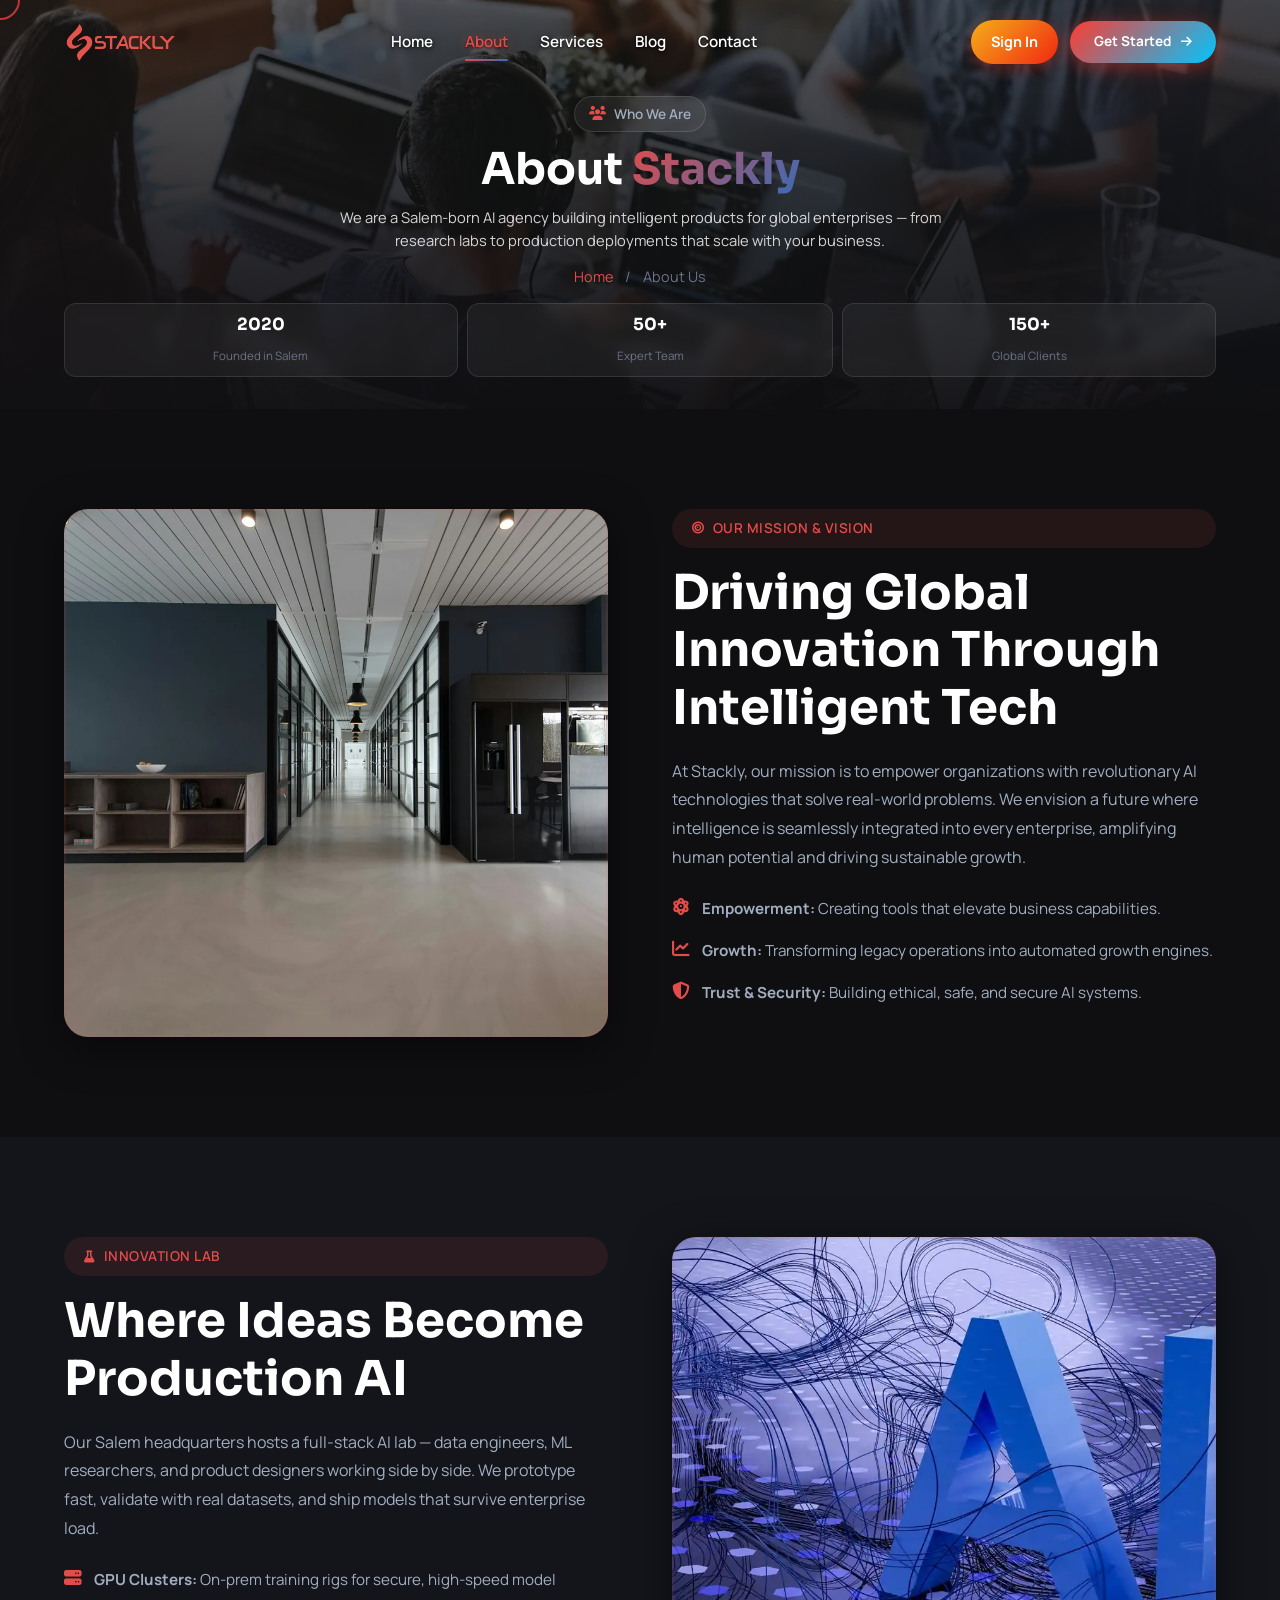
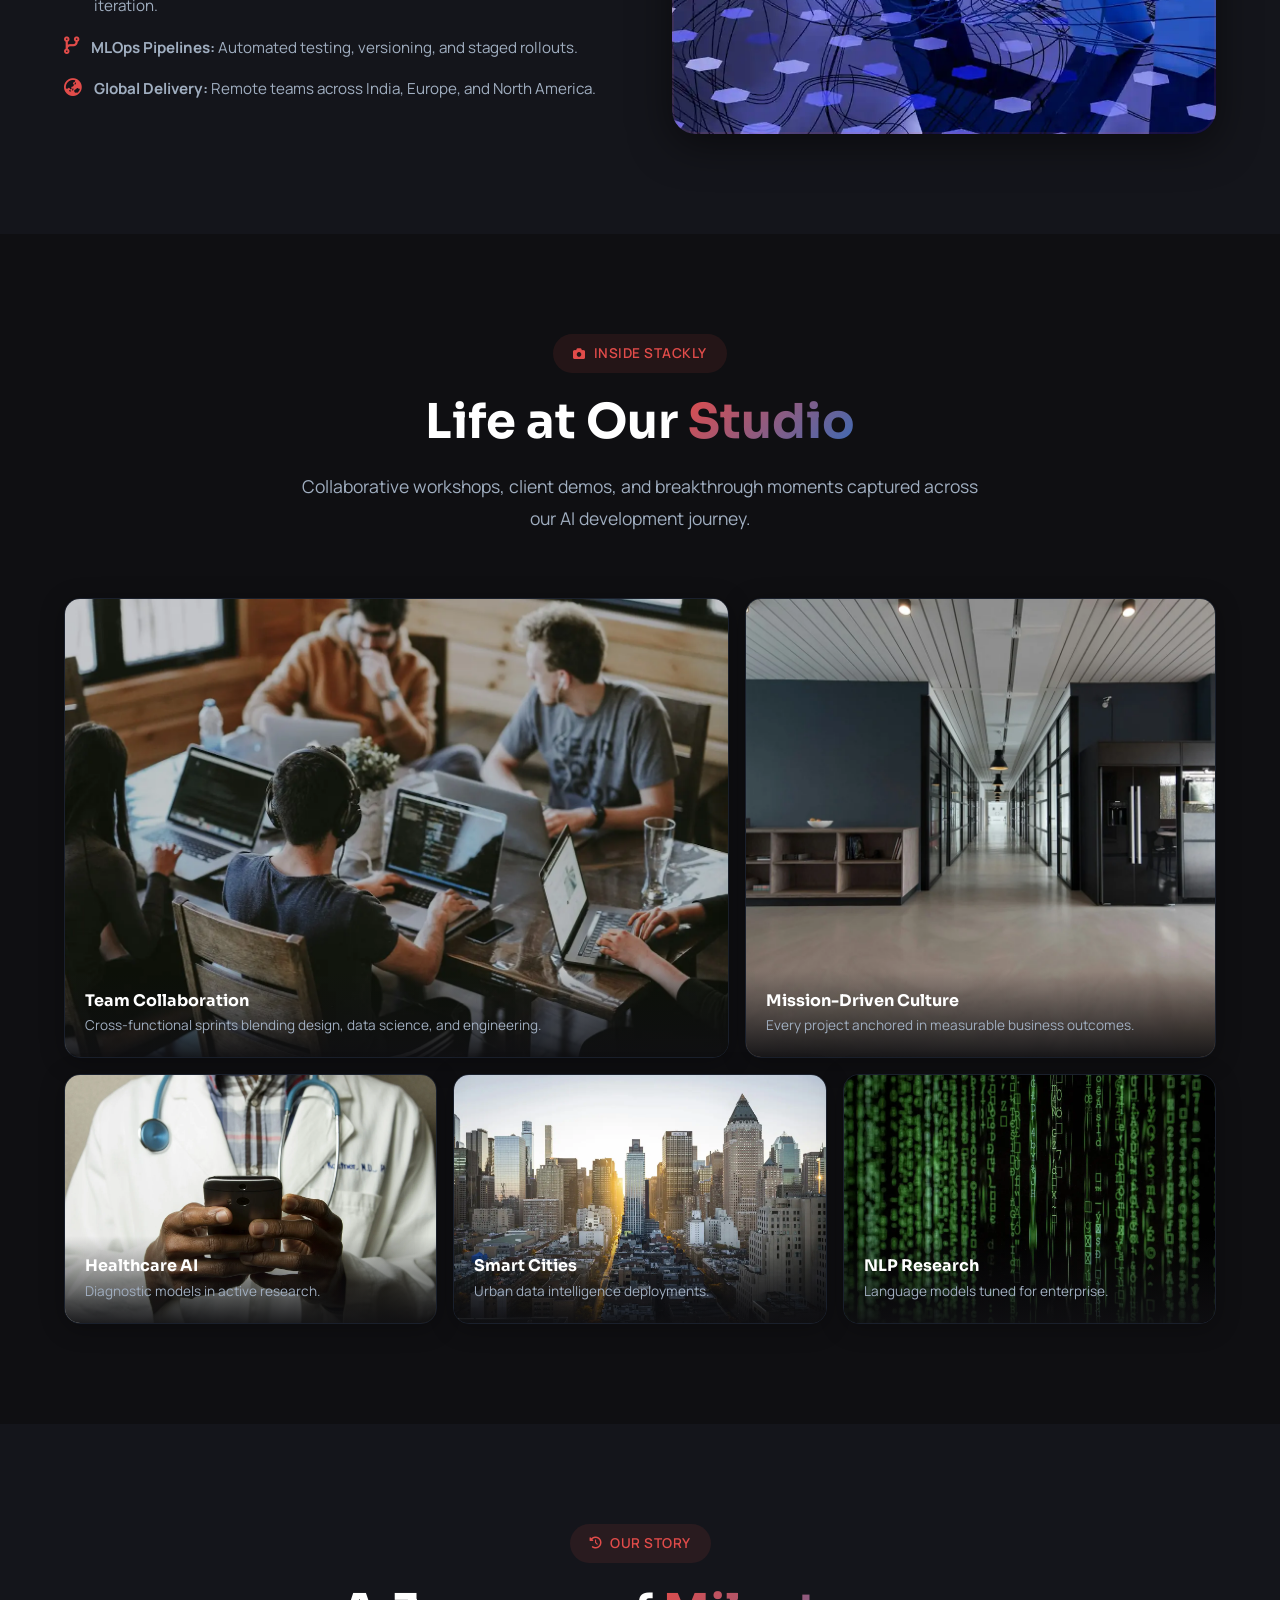
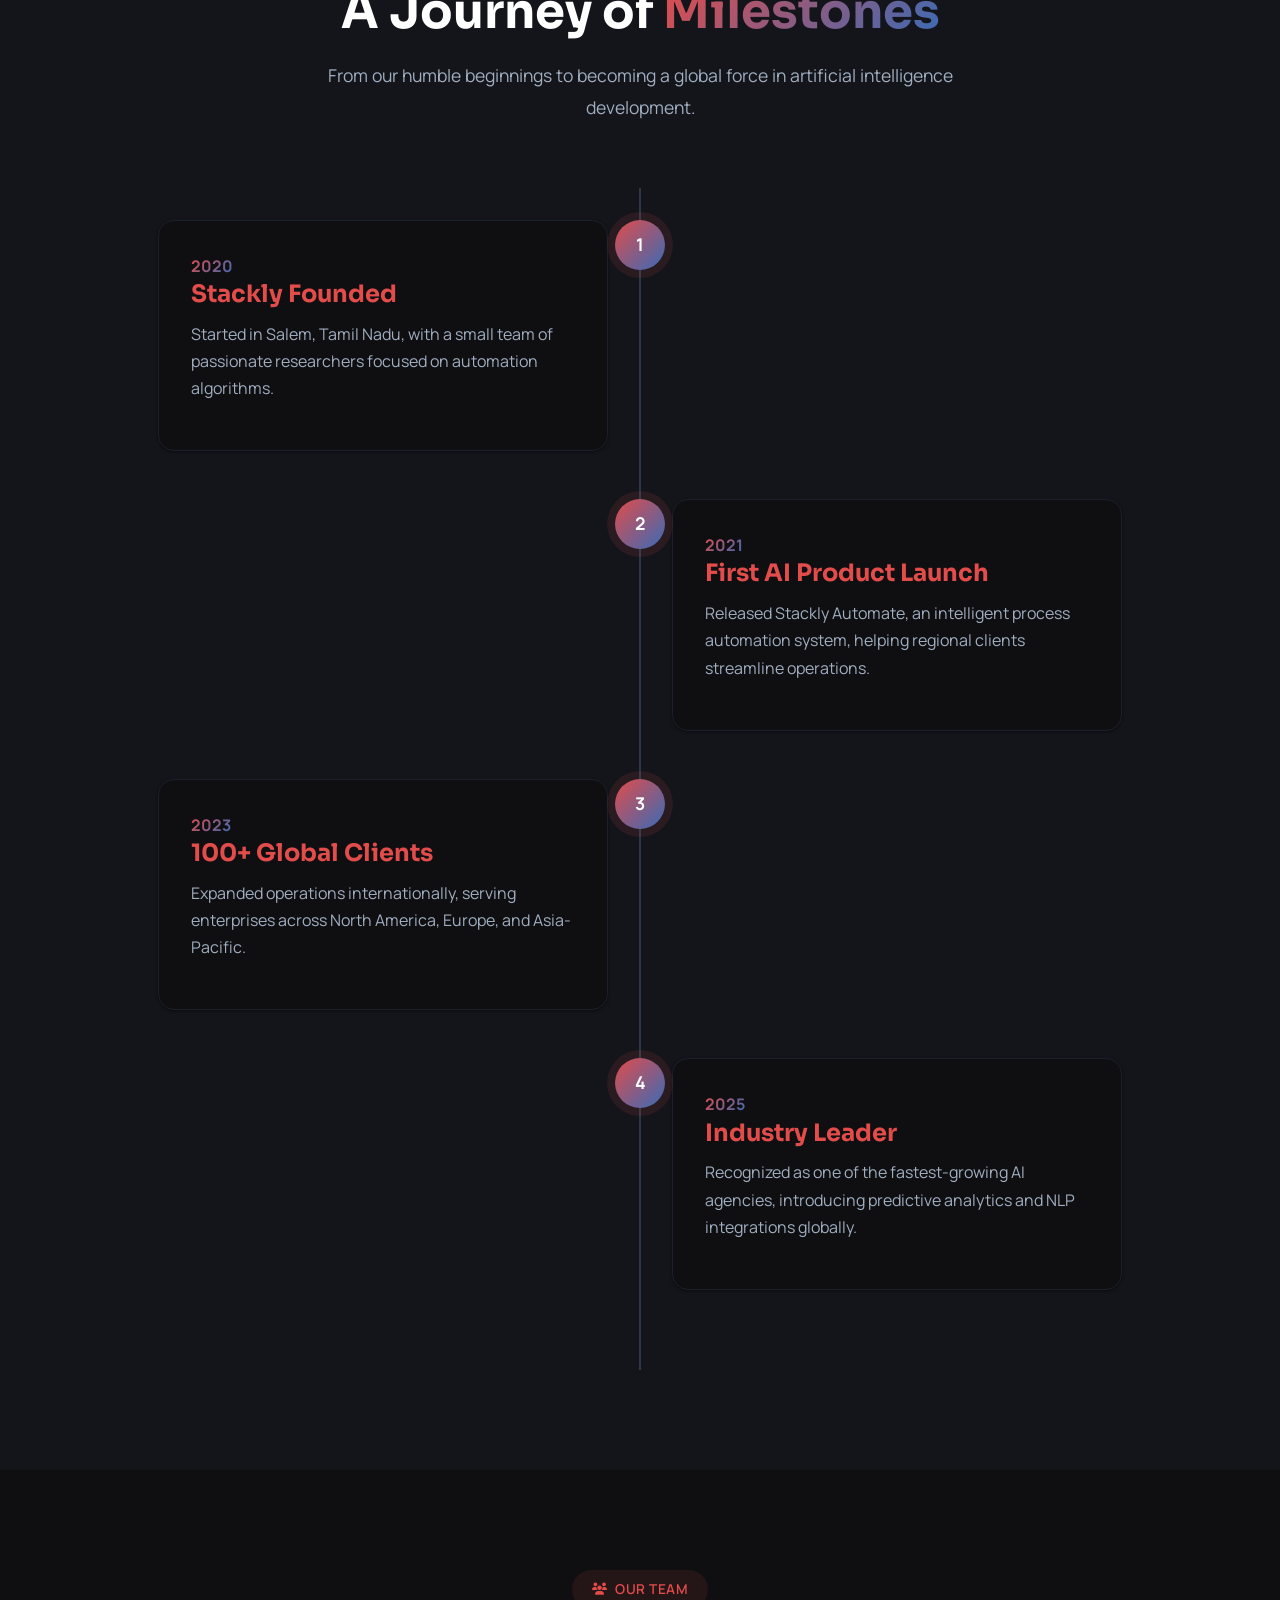
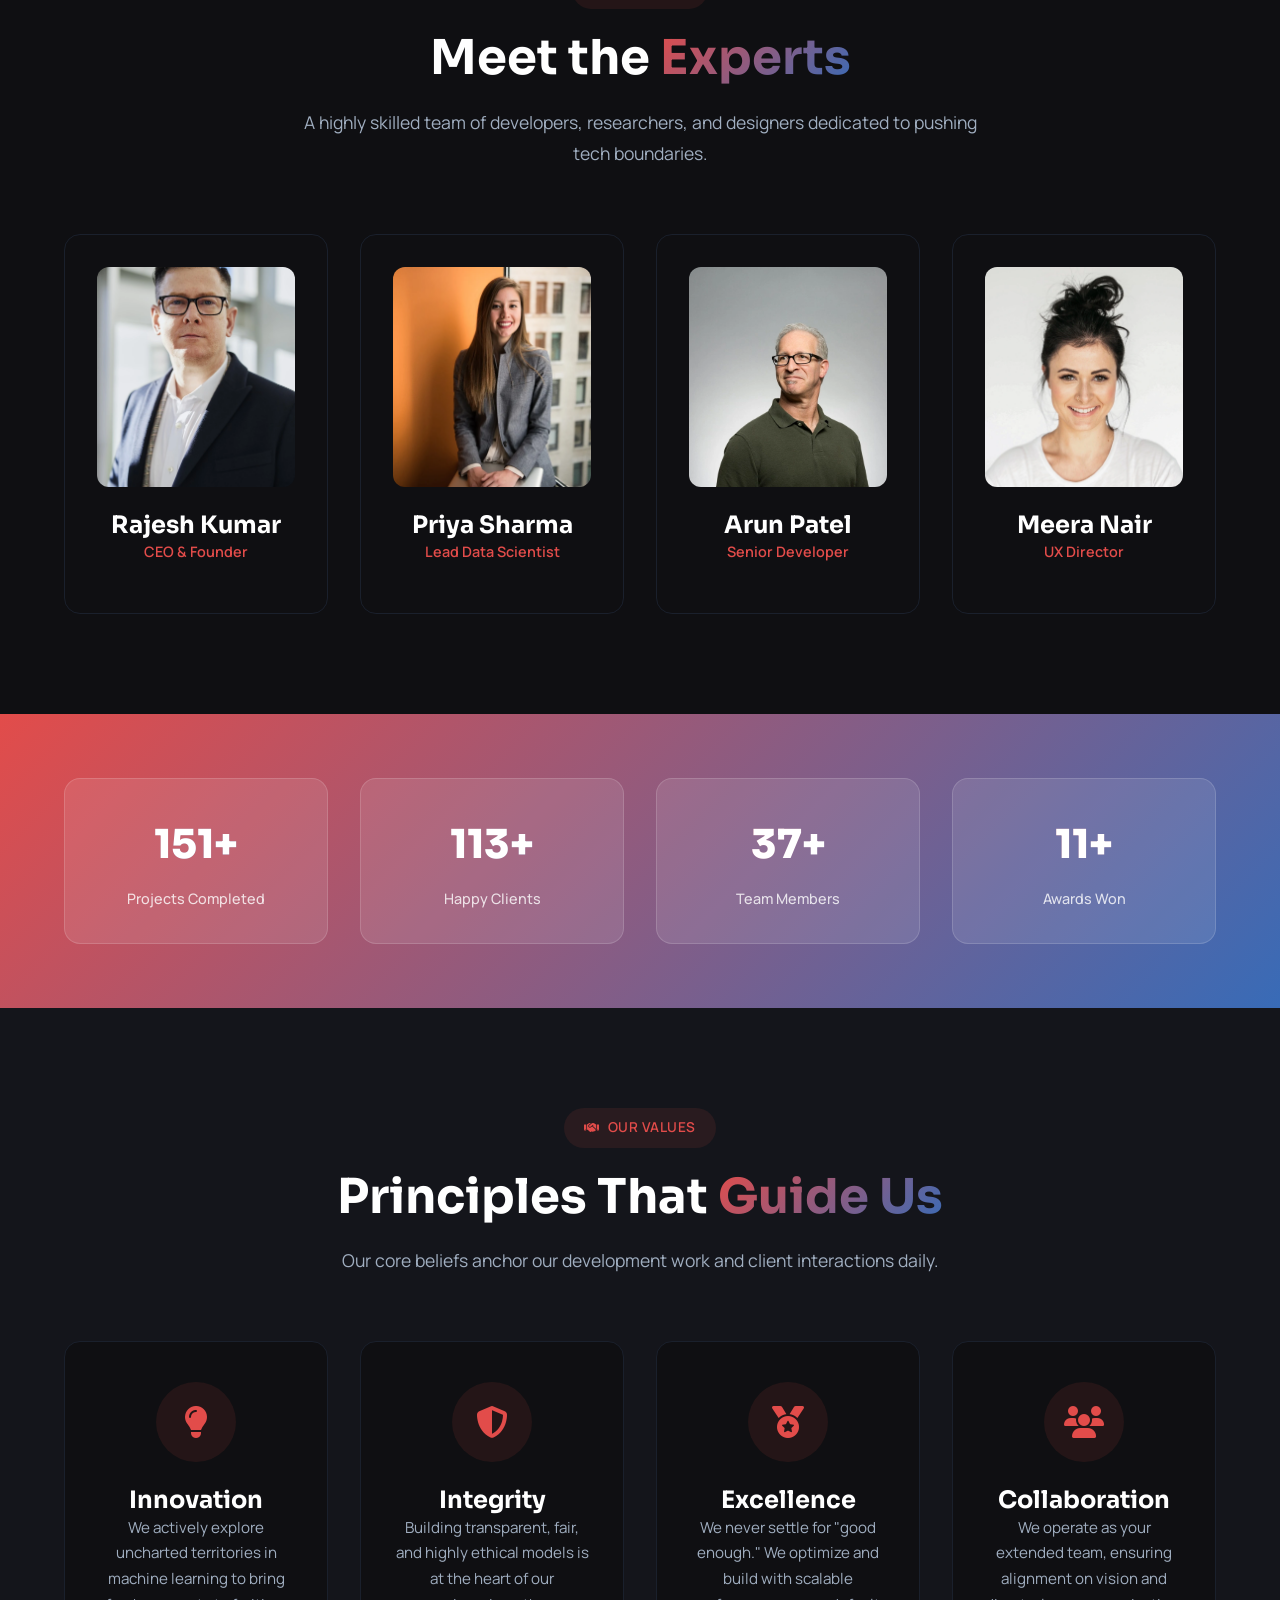
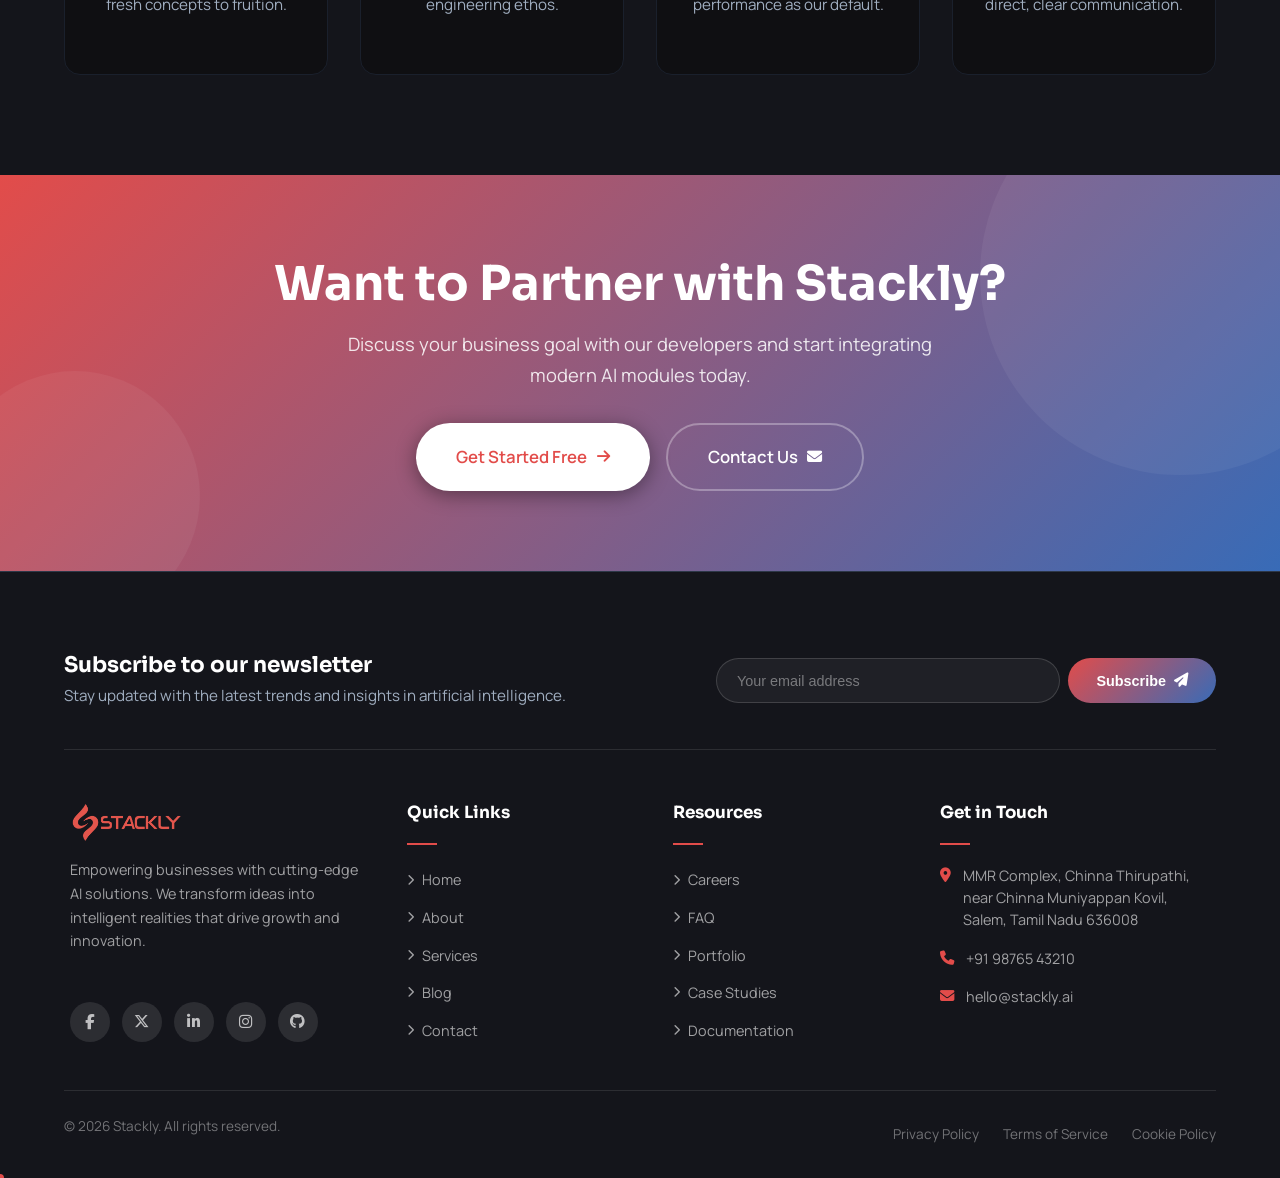
<file: about.html>
<!DOCTYPE html>
<html lang="en">
<head>
  <meta charset="UTF-8">
  <meta name="viewport" content="width=device-width, initial-scale=1.0">
  <meta name="description" content="About Stackly — Learn about our mission, vision, milestones, and meet our world-class team of AI specialists.">
  <meta name="theme-color" content="#e24c4a">
  <title>About Us — Stackly</title>
  <link rel="icon" type="image/webp" href="assets/top-logo.webp">
  <link rel="preconnect" href="https://fonts.googleapis.com">
  <link rel="preconnect" href="https://fonts.gstatic.com" crossorigin>
  <link href="https://fonts.googleapis.com/css2?family=Sora:wght@300;400;500;600;700;800&family=Manrope:wght@300;400;500;600;700;800&display=swap" rel="stylesheet">
  <link rel="stylesheet" href="https://cdnjs.cloudflare.com/ajax/libs/font-awesome/6.5.0/css/all.min.css">
  <link rel="stylesheet" href="style.css">
</head>
<body>
  <div class="preloader">
    <div class="preloader-content">
      <div class="preloader-circle">
        <div class="preloader-ring"></div>
        <img src="assets/logo.webp" alt="Loading..." class="preloader-logo">
      </div>
      <div class="preloader-text">Loading Stackly...</div>
    </div>
  </div>
  <div class="menu-overlay"></div>
  <nav class="navbar">
    <div class="container">
      <a href="index.html" class="navbar-logo">
        <img src="assets/logo.webp" alt="Stackly">
      </a>
      <div class="navbar-menu" id="navbarMenu">
        <div class="mobile-menu-header">
          <a href="index.html" class="mobile-menu-logo">
            <img src="assets/logo.webp" alt="Stackly">
          </a>
          <button type="button" class="mobile-menu-close" aria-label="Close Menu">
            <i class="fas fa-times"></i>
          </button>
        </div>
        <div class="mobile-menu-links">
          <a href="index.html">Home</a>
          <a href="about.html" class="active">About</a>
          <a href="services.html">Services</a>
          <a href="blog.html">Blog</a>
          <a href="contact.html">Contact</a>
        </div>
        <div class="mobile-menu-actions">
          <a href="signin.html" class="btn-signin btn-signin--mobile">Sign In</a>
          <a href="signup.html" class="btn btn-primary btn-sm">Get Started <i class="fas fa-arrow-right"></i></a>
        </div>
      </div>
      <div class="navbar-actions">
        <a href="signin.html" class="btn-signin">Sign In</a>
        <a href="signup.html" class="btn btn-primary btn-sm">Get Started <i class="fas fa-arrow-right"></i></a>
      </div>
      <button class="hamburger" aria-label="Toggle Menu">
        <span></span><span></span><span></span>
      </button>
    </div>
  </nav>
  <section class="page-hero">
    <div class="page-hero-bg" aria-hidden="true">
      <img src="assets/about-team.webp" alt="">
    </div>
    <div class="page-hero-overlay"></div>
    <div class="container page-hero-inner">
      <span class="page-hero-badge"><i class="fas fa-users"></i> Who We Are</span>
      <h1>About <span class="text-gradient">Stackly</span></h1>
      <p class="page-hero-desc">We are a Salem-born AI agency building intelligent products for global enterprises — from research labs to production deployments that scale with your business.</p>
      <div class="breadcrumb">
        <a href="index.html">Home</a>
        <span>/</span>
        <span>About Us</span>
      </div>
      <div class="page-hero-stats">
        <div class="page-hero-stat"><strong>2020</strong><span>Founded in Salem</span></div>
        <div class="page-hero-stat"><strong>50+</strong><span>Expert Team</span></div>
        <div class="page-hero-stat"><strong>150+</strong><span>Global Clients</span></div>
      </div>
    </div>
  </section>
  <section class="section">
    <div class="container">
      <div class="split-section split-section--equal">
        <div class="split-image reveal-left">
          <img src="assets/about-mission.webp" alt="Stackly Mission & Vision">
        </div>
        <div class="split-content reveal-right">
          <span class="section-badge"><i class="fas fa-bullseye"></i> Our Mission & Vision</span>
          <h2>Driving Global Innovation Through <span class="gradient-text">Intelligent Tech</span></h2>
          <p>At Stackly, our mission is to empower organizations with revolutionary AI technologies that solve real-world problems. We envision a future where intelligence is seamlessly integrated into every enterprise, amplifying human potential and driving sustainable growth.</p>
          <div class="feature-list">
            <div class="feature-item">
              <i class="fas fa-atom"></i>
              <span><strong>Empowerment:</strong> Creating tools that elevate business capabilities.</span>
            </div>
            <div class="feature-item">
              <i class="fas fa-chart-line"></i>
              <span><strong>Growth:</strong> Transforming legacy operations into automated growth engines.</span>
            </div>
            <div class="feature-item">
              <i class="fas fa-shield-alt"></i>
              <span><strong>Trust & Security:</strong> Building ethical, safe, and secure AI systems.</span>
            </div>
          </div>
        </div>
      </div>
    </div>
  </section>
  <section class="section" style="background: var(--bg-secondary);">
    <div class="container">
      <div class="split-section split-section--equal">
        <div class="split-content reveal-left">
          <span class="section-badge"><i class="fas fa-flask"></i> Innovation Lab</span>
          <h2>Where Ideas Become <span class="gradient-text">Production AI</span></h2>
          <p>Our Salem headquarters hosts a full-stack AI lab — data engineers, ML researchers, and product designers working side by side. We prototype fast, validate with real datasets, and ship models that survive enterprise load.</p>
          <div class="feature-list">
            <div class="feature-item">
              <i class="fas fa-server"></i>
              <span><strong>GPU Clusters:</strong> On-prem training rigs for secure, high-speed model iteration.</span>
            </div>
            <div class="feature-item">
              <i class="fas fa-code-branch"></i>
              <span><strong>MLOps Pipelines:</strong> Automated testing, versioning, and staged rollouts.</span>
            </div>
            <div class="feature-item">
              <i class="fas fa-globe-asia"></i>
              <span><strong>Global Delivery:</strong> Remote teams across India, Europe, and North America.</span>
            </div>
          </div>
        </div>
        <div class="split-image reveal-right">
          <img src="assets/hero-ai.webp" alt="Stackly AI Innovation Lab">
        </div>
      </div>
    </div>
  </section>
  <section class="section">
    <div class="container">
      <div class="section-header reveal">
        <span class="section-badge"><i class="fas fa-camera"></i> Inside Stackly</span>
        <h2 class="section-title">Life at Our <span class="gradient-text">Studio</span></h2>
        <p class="section-desc">Collaborative workshops, client demos, and breakthrough moments captured across our AI development journey.</p>
      </div>
      <div class="media-gallery reveal">
        <div class="media-gallery__item media-gallery__item--wide">
          <img src="assets/about-team.webp" alt="Stackly team collaboration">
          <div class="media-gallery__caption">
            <h4>Team Collaboration</h4>
            <p>Cross-functional sprints blending design, data science, and engineering.</p>
          </div>
        </div>
        <div class="media-gallery__item media-gallery__item--tall">
          <img src="assets/about-mission.webp" alt="Stackly mission workspace">
          <div class="media-gallery__caption">
            <h4>Mission-Driven Culture</h4>
            <p>Every project anchored in measurable business outcomes.</p>
          </div>
        </div>
        <div class="media-gallery__item media-gallery__item--third">
          <img src="assets/blog-1.webp" alt="AI healthcare research">
          <div class="media-gallery__caption">
            <h4>Healthcare AI</h4>
            <p>Diagnostic models in active research.</p>
          </div>
        </div>
        <div class="media-gallery__item media-gallery__item--third">
          <img src="assets/blog-2.webp" alt="Smart city analytics">
          <div class="media-gallery__caption">
            <h4>Smart Cities</h4>
            <p>Urban data intelligence deployments.</p>
          </div>
        </div>
        <div class="media-gallery__item media-gallery__item--third">
          <img src="assets/service-ml.webp" alt="NLP development">
          <div class="media-gallery__caption">
            <h4>NLP Research</h4>
            <p>Language models tuned for enterprise.</p>
          </div>
        </div>
      </div>
    </div>
  </section>
  <section class="section" style="background: var(--bg-secondary);">
    <div class="container">
      <div class="section-header reveal">
        <span class="section-badge"><i class="fas fa-history"></i> Our Story</span>
        <h2 class="section-title">A Journey of <span class="gradient-text">Milestones</span></h2>
        <p class="section-desc">From our humble beginnings to becoming a global force in artificial intelligence development.</p>
      </div>
      <div class="timeline">
        <div class="timeline-item reveal-left">
          <div class="timeline-marker">1</div>
          <div class="timeline-content">
            <span class="text-gradient" style="font-weight:700;">2020</span>
            <h4>Stackly Founded</h4>
            <p>Started in Salem, Tamil Nadu, with a small team of passionate researchers focused on automation algorithms.</p>
          </div>
        </div>
        <div class="timeline-item reveal-right">
          <div class="timeline-marker">2</div>
          <div class="timeline-content">
            <span class="text-gradient" style="font-weight:700;">2021</span>
            <h4>First AI Product Launch</h4>
            <p>Released Stackly Automate, an intelligent process automation system, helping regional clients streamline operations.</p>
          </div>
        </div>
        <div class="timeline-item reveal-left">
          <div class="timeline-marker">3</div>
          <div class="timeline-content">
            <span class="text-gradient" style="font-weight:700;">2023</span>
            <h4>100+ Global Clients</h4>
            <p>Expanded operations internationally, serving enterprises across North America, Europe, and Asia-Pacific.</p>
          </div>
        </div>
        <div class="timeline-item reveal-right">
          <div class="timeline-marker">4</div>
          <div class="timeline-content">
            <span class="text-gradient" style="font-weight:700;">2025</span>
            <h4>Industry Leader</h4>
            <p>Recognized as one of the fastest-growing AI agencies, introducing predictive analytics and NLP integrations globally.</p>
          </div>
        </div>
      </div>
    </div>
  </section>
  <section class="section">
    <div class="container">
      <div class="section-header reveal">
        <span class="section-badge"><i class="fas fa-users"></i> Our Team</span>
        <h2 class="section-title">Meet the <span class="gradient-text">Experts</span></h2>
        <p class="section-desc">A highly skilled team of developers, researchers, and designers dedicated to pushing tech boundaries.</p>
      </div>
      <div class="grid-4 stagger-children">
        <div class="flip-card">
          <div class="flip-card-inner">
            <div class="flip-card-front">
              <img src="assets/team-1.webp" alt="Rajesh Kumar" class="team-card-img">
              <h4>Rajesh Kumar</h4>
              <p style="color:var(--primary); font-weight:600; font-size:0.9rem;">CEO & Founder</p>
            </div>
            <div class="flip-card-back">
              <h4>Rajesh Kumar</h4>
              <p class="mb-3" style="font-size:0.85rem;">12+ years of leadership in building AI-powered startups and enterprise technology platforms.</p>
              <div class="footer-socials">
                <a href="404.html"><i class="fab fa-linkedin-in"></i></a>
                <a href="404.html"><i class="fab fa-x-twitter"></i></a>
              </div>
            </div>
          </div>
        </div>
        <div class="flip-card">
          <div class="flip-card-inner">
            <div class="flip-card-front">
              <img src="assets/team-2.webp" alt="Priya Sharma" class="team-card-img">
              <h4>Priya Sharma</h4>
              <p style="color:var(--primary); font-weight:600; font-size:0.9rem;">Lead Data Scientist</p>
            </div>
            <div class="flip-card-back">
              <h4>Priya Sharma</h4>
              <p class="mb-3" style="font-size:0.85rem;">Specialist in Deep Learning and predictive model training. Former Senior ML Researcher.</p>
              <div class="footer-socials">
                <a href="404.html"><i class="fab fa-linkedin-in"></i></a>
                <a href="404.html"><i class="fab fa-github"></i></a>
              </div>
            </div>
          </div>
        </div>
        <div class="flip-card">
          <div class="flip-card-inner">
            <div class="flip-card-front">
              <img src="assets/team-3.webp" alt="Arun Patel" class="team-card-img">
              <h4>Arun Patel</h4>
              <p style="color:var(--primary); font-weight:600; font-size:0.9rem;">Senior Developer</p>
            </div>
            <div class="flip-card-back">
              <h4>Arun Patel</h4>
              <p class="mb-3" style="font-size:0.85rem;">Full stack architect specializing in cloud pipelines and high-throughput API integrations.</p>
              <div class="footer-socials">
                <a href="404.html"><i class="fab fa-linkedin-in"></i></a>
                <a href="404.html"><i class="fab fa-github"></i></a>
              </div>
            </div>
          </div>
        </div>
        <div class="flip-card">
          <div class="flip-card-inner">
            <div class="flip-card-front">
              <img src="assets/team-4.webp" alt="Meera Nair" class="team-card-img">
              <h4>Meera Nair</h4>
              <p style="color:var(--primary); font-weight:600; font-size:0.9rem;">UX Director</p>
            </div>
            <div class="flip-card-back">
              <h4>Meera Nair</h4>
              <p class="mb-3" style="font-size:0.85rem;">Dedicated to human-centric design, ensuring complex AI models map onto intuitive workflows.</p>
              <div class="footer-socials">
                <a href="404.html"><i class="fab fa-linkedin-in"></i></a>
                <a href="404.html"><i class="fab fa-behance"></i></a>
              </div>
            </div>
          </div>
        </div>
      </div>
    </div>
  </section>
  <section class="section" style="background: var(--gradient-primary); padding: 4rem 0;">
    <div class="container">
      <div class="stats-row reveal">
        <div class="stat-item" style="background: rgba(255,255,255,0.1); border-color: rgba(255,255,255,0.15);">
          <div class="stat-number" style="color: white; -webkit-text-fill-color: white;"><span data-count="200" data-suffix="+">0</span></div>
          <div class="stat-label" style="color: rgba(255,255,255,0.8);">Projects Completed</div>
        </div>
        <div class="stat-item" style="background: rgba(255,255,255,0.1); border-color: rgba(255,255,255,0.15);">
          <div class="stat-number" style="color: white; -webkit-text-fill-color: white;"><span data-count="150" data-suffix="+">0</span></div>
          <div class="stat-label" style="color: rgba(255,255,255,0.8);">Happy Clients</div>
        </div>
        <div class="stat-item" style="background: rgba(255,255,255,0.1); border-color: rgba(255,255,255,0.15);">
          <div class="stat-number" style="color: white; -webkit-text-fill-color: white;"><span data-count="50" data-suffix="+">0</span></div>
          <div class="stat-label" style="color: rgba(255,255,255,0.8);">Team Members</div>
        </div>
        <div class="stat-item" style="background: rgba(255,255,255,0.1); border-color: rgba(255,255,255,0.15);">
          <div class="stat-number" style="color: white; -webkit-text-fill-color: white;"><span data-count="15" data-suffix="+">0</span></div>
          <div class="stat-label" style="color: rgba(255,255,255,0.8);">Awards Won</div>
        </div>
      </div>
    </div>
  </section>
  <section class="section" style="background: var(--bg-secondary);">
    <div class="container">
      <div class="section-header reveal">
        <span class="section-badge"><i class="fas fa-handshake"></i> Our Values</span>
        <h2 class="section-title">Principles That <span class="gradient-text">Guide Us</span></h2>
        <p class="section-desc">Our core beliefs anchor our development work and client interactions daily.</p>
      </div>
      <div class="grid-4 stagger-children">
        <div class="value-card">
          <div class="value-icon"><i class="fas fa-lightbulb"></i></div>
          <h4>Innovation</h4>
          <p class="card-text">We actively explore uncharted territories in machine learning to bring fresh concepts to fruition.</p>
        </div>
        <div class="value-card">
          <div class="value-icon"><i class="fas fa-shield-alt"></i></div>
          <h4>Integrity</h4>
          <p class="card-text">Building transparent, fair, and highly ethical models is at the heart of our engineering ethos.</p>
        </div>
        <div class="value-card">
          <div class="value-icon"><i class="fas fa-medal"></i></div>
          <h4>Excellence</h4>
          <p class="card-text">We never settle for "good enough." We optimize and build with scalable performance as our default.</p>
        </div>
        <div class="value-card">
          <div class="value-icon"><i class="fas fa-users"></i></div>
          <h4>Collaboration</h4>
          <p class="card-text">We operate as your extended team, ensuring alignment on vision and direct, clear communication.</p>
        </div>
      </div>
    </div>
  </section>
  <section class="cta-banner">
    <div class="container">
      <h2 class="reveal">Want to Partner with Stackly?</h2>
      <p class="reveal">Discuss your business goal with our developers and start integrating modern AI modules today.</p>
      <div class="reveal" style="display: flex; gap: 1rem; justify-content: center; flex-wrap: wrap;">
        <a href="signup.html" class="btn btn-white btn-lg">Get Started Free <i class="fas fa-arrow-right"></i></a>
        <a href="contact.html" class="btn btn-outline btn-lg" style="border-color: rgba(255,255,255,0.3); color: white;">Contact Us <i class="fas fa-envelope"></i></a>
      </div>
    </div>
  </section>
  <footer class="footer">
    <div class="container">
        <div class="footer-newsletter-row">
          <div class="newsletter-info">
            <h4>Subscribe to our newsletter</h4>
            <p>Stay updated with the latest trends and insights in artificial intelligence.</p>
          </div>
          <form class="newsletter-form">
            <input type="email" placeholder="Your email address" required>
            <button type="submit" aria-label="Subscribe">Subscribe <i class="fas fa-paper-plane"></i></button>
          </form>
        </div>
      <div class="footer-grid">
        <div class="footer-brand">
          <a href="index.html" class="footer-logo" aria-label="Stackly Home">
            <img src="assets/logo.webp" alt="Stackly">
          </a>
          <p>Empowering businesses with cutting-edge AI solutions. We transform ideas into intelligent realities that drive growth and innovation.</p>
          <div class="footer-socials">
            <a href="404.html" aria-label="Facebook"><i class="fab fa-facebook-f"></i></a>
            <a href="404.html" aria-label="X"><i class="fab fa-x-twitter"></i></a>
            <a href="404.html" aria-label="LinkedIn"><i class="fab fa-linkedin-in"></i></a>
            <a href="404.html" aria-label="Instagram"><i class="fab fa-instagram"></i></a>
            <a href="404.html" aria-label="GitHub"><i class="fab fa-github"></i></a>
          </div>
        </div>
        <div class="footer-col">
          <h4>Quick Links</h4>
          <ul class="footer-links">
            <li><a href="index.html"><i class="fas fa-chevron-right"></i> Home</a></li>
            <li><a href="about.html"><i class="fas fa-chevron-right"></i> About</a></li>
            <li><a href="services.html"><i class="fas fa-chevron-right"></i> Services</a></li>
            <li><a href="blog.html"><i class="fas fa-chevron-right"></i> Blog</a></li>
            <li><a href="contact.html"><i class="fas fa-chevron-right"></i> Contact</a></li>
          </ul>
        </div>
        <div class="footer-col">
          <h4>Resources</h4>
          <ul class="footer-links">
            <li><a href="404.html"><i class="fas fa-chevron-right"></i> Careers</a></li>
            <li><a href="404.html"><i class="fas fa-chevron-right"></i> FAQ</a></li>
            <li><a href="404.html"><i class="fas fa-chevron-right"></i> Portfolio</a></li>
            <li><a href="404.html"><i class="fas fa-chevron-right"></i> Case Studies</a></li>
            <li><a href="404.html"><i class="fas fa-chevron-right"></i> Documentation</a></li>
          </ul>
        </div>
        <div class="footer-col">
          <h4>Get in Touch</h4>
          <ul class="footer-contact">
            <li><i class="fas fa-map-marker-alt"></i> MMR Complex, Chinna Thirupathi, near Chinna Muniyappan Kovil, Salem, Tamil Nadu 636008</li>
            <li><i class="fas fa-phone"></i> +91 98765 43210</li>
            <li><i class="fas fa-envelope"></i> hello@stackly.ai</li>
          </ul>
        </div>
      </div>
      <div class="footer-bottom">
        <p>&copy; 2026 Stackly. All rights reserved.</p>
        <div class="footer-bottom-links">
          <a href="404.html">Privacy Policy</a>
          <a href="404.html">Terms of Service</a>
          <a href="404.html">Cookie Policy</a>
        </div>
      </div>
    </div>
  </footer>
  <button class="scroll-top" aria-label="Scroll to top">
    <i class="fas fa-arrow-up"></i>
  </button>
  <script src="script.js"></script>
</body>
</html>
</file>
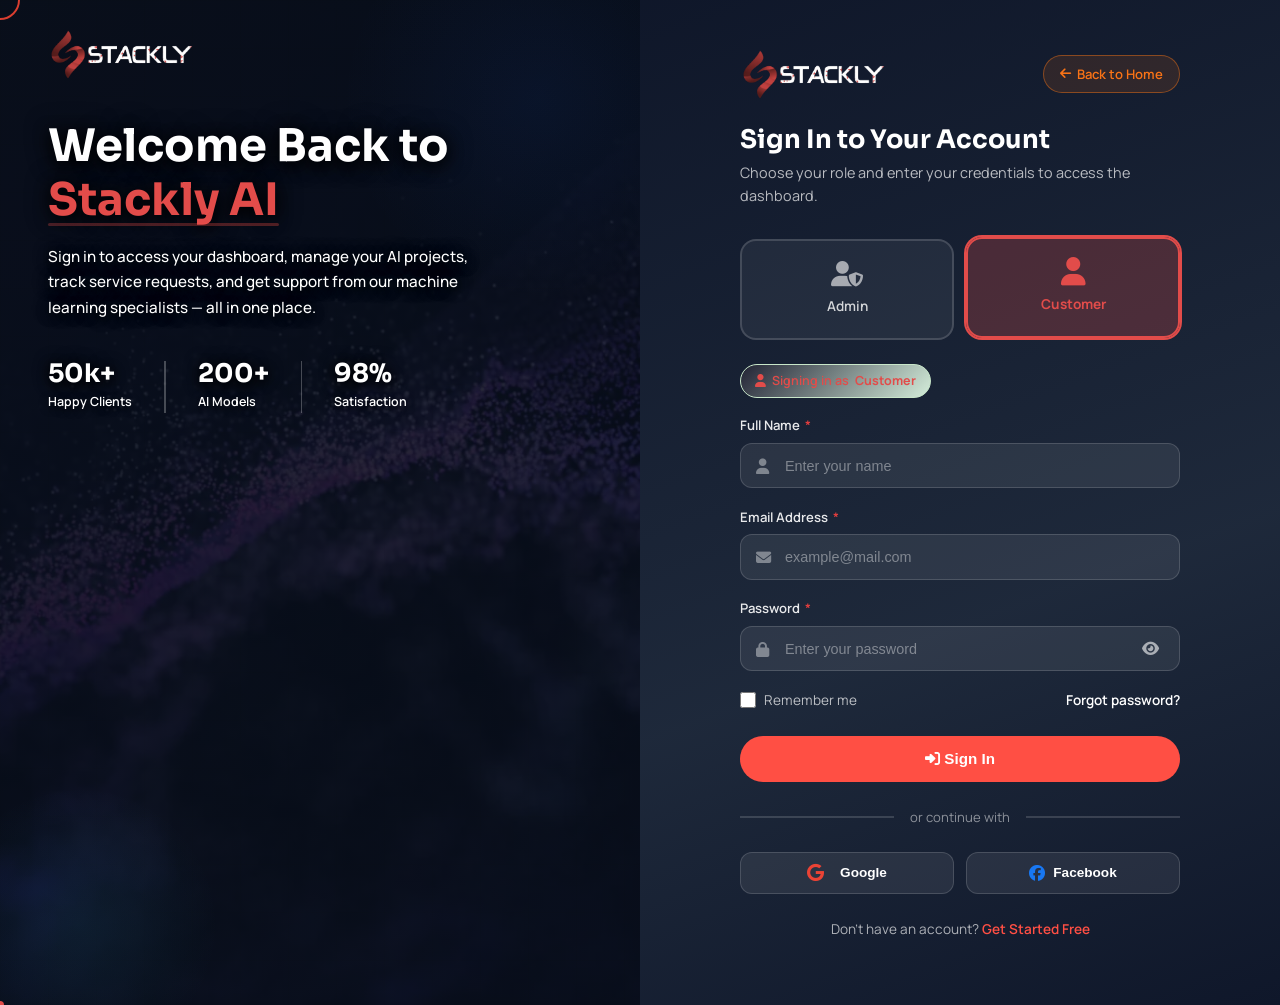
<file: admin-dashboard.html>
<!DOCTYPE html>
<html lang="en">
<head>
  <meta charset="UTF-8" />
  <meta name="viewport" content="width=device-width, initial-scale=1.0" />
  <meta name="description" content="Admin Dashboard | Stackly AI Agency" />
  <meta name="theme-color" content="#030814" />
  <title>Admin Dashboard | Stackly AI Agency</title>
  <link rel="icon" href="assets/top-logo.webp" type="image/webp" sizes="32x32" />
  <link rel="preconnect" href="https://fonts.googleapis.com" />
  <link rel="preconnect" href="https://fonts.gstatic.com" crossorigin />
  <link href="https://fonts.googleapis.com/css2?family=Exo+2:wght@400;500;600;700;800&family=Inter:wght@300;400;500;600;700&display=swap" rel="stylesheet" />
  <link rel="stylesheet" href="https://cdnjs.cloudflare.com/ajax/libs/font-awesome/6.5.0/css/all.min.css" />
  <style>
    :root {
      --primary: #e24c4a;
      --primary-light: #ff6b6b;
      --primary-pale: rgba(226, 76, 74, 0.12);
      --accent: #10b981;
      --accent-light: rgba(16, 185, 129, 0.1);
      --sidebar-bg: #030814;
      --topbar-bg: #0a1120;
      --surface: #1e293b;
      --bg: #0f172a;
      --bg-alt: #334155;
      --border: #334155;
      --text-dark: #f8fafc;
      --text-body: #cbd5e1;
      --text-muted: #94a3b8;
      --font-display: 'Exo 2', sans-serif;
      --font-body: 'Inter', sans-serif;
      --r-sm: 8px; --r-md: 12px; --r-lg: 16px; --r-xl: 24px; --r-full: 9999px;
      --shadow-sm: 0 2px 8px rgba(15,23,42,0.06);
      --shadow-md: 0 8px 24px rgba(15,23,42,0.08);
      --shadow-lg: 0 16px 48px rgba(15,23,42,0.14);
      --ease: cubic-bezier(0.25,0.46,0.45,0.94);
      --sidebar-w: 260px; --topbar-h: 68px;
    }
    *,*::before,*::after{box-sizing:border-box;margin:0;padding:0}
    html{scrollbar-gutter:stable;overflow-x:hidden;overflow-y:scroll;-webkit-text-size-adjust:100%;scrollbar-width:thin;scrollbar-color:#f97316 var(--bg);width:100%;max-width:100%}
    html::-webkit-scrollbar{width:10px;height:10px}
    html::-webkit-scrollbar-track{background:var(--bg);border-radius:99px}
    html::-webkit-scrollbar-thumb{background:linear-gradient(180deg,#fb923c,#f97316);border-radius:99px;border:2px solid var(--bg)}
    html::-webkit-scrollbar-thumb:hover{background:linear-gradient(180deg,#fdba74,#ea580c)}
    body::-webkit-scrollbar{width:10px;height:10px}
    body::-webkit-scrollbar-track{background:var(--bg)}
    body::-webkit-scrollbar-thumb{background:linear-gradient(180deg,#fb923c,#f97316);border-radius:99px;border:2px solid var(--bg)}
    body::-webkit-scrollbar-thumb:hover{background:linear-gradient(180deg,#fdba74,#ea580c)}
    html.no-scroll,body.no-scroll{overflow:hidden!important;touch-action:none}
    body{font-family:var(--font-body);background:var(--bg);color:var(--text-body);line-height:1.6;overflow-x:hidden;overflow-y:auto;-webkit-font-smoothing:antialiased;padding-bottom:env(safe-area-inset-bottom);width:100%;max-width:100%;scrollbar-width:thin;scrollbar-color:#f97316 var(--bg)}
    a{color:inherit;text-decoration:none}
    button{cursor:pointer;font-family:inherit;border:none;background:none}
    img{display:block;max-width:100%}
    .dash-layout{display:flex;min-height:100vh;overflow-x:clip;max-width:100%;width:100%}
    .sidebar-overlay{display:none;position:fixed;inset:0;background:rgba(3,8,20,0.65);z-index:299;backdrop-filter:blur(2px)}
    .sidebar-overlay.active{display:block}
    .sidebar{width:var(--sidebar-w);background:var(--sidebar-bg);height:calc(100vh - var(--topbar-h));display:flex;flex-direction:column;position:fixed;top:var(--topbar-h);left:0;z-index:300;transition:transform .32s var(--ease);overflow-y:auto;overflow-x:hidden;border-right:1px solid rgba(255,255,255,0.06)}
    .sidebar::-webkit-scrollbar{width:6px}
    .sidebar::-webkit-scrollbar-track{background:rgba(255,255,255,0.04);border-radius:99px}
    .sidebar::-webkit-scrollbar-thumb{background:linear-gradient(180deg,#fb923c,#f97316);border-radius:99px}
    .sidebar{scrollbar-width:thin;scrollbar-color:#f97316 rgba(255,255,255,0.04)}
    .sidebar__user{padding:1rem 1.25rem;border-bottom:1px solid rgba(255,255,255,0.06);background:rgba(255,255,255,0.02)}
    .sidebar__user-inner{display:flex;align-items:center;gap:.75rem}
    .sidebar__avatar{width:40px;height:40px;border-radius:50%;background:linear-gradient(135deg,var(--primary),var(--accent));display:flex;align-items:center;justify-content:center;font-weight:700;font-size:.95rem;color:#fff;flex-shrink:0}
    .sidebar__user-info{min-width:0;flex:1}
    .sidebar__user-label{font-size:.62rem;letter-spacing:1.2px;text-transform:uppercase;color:rgba(255,255,255,0.35);margin-bottom:3px}
    .sidebar__user-name{font-weight:700;font-size:.88rem;color:#fff;line-height:1.3;word-break:break-word}
    .sidebar__user-email{font-size:.72rem;color:var(--primary-light);word-break:break-all;line-height:1.35}
    .sidebar__user-role{display:inline-flex;align-items:center;gap:4px;margin-top:6px;background:rgba(99,102,241,0.18);border:1px solid rgba(99,102,241,0.35);color:#a5b4fc;font-size:.62rem;font-weight:700;padding:3px 10px;border-radius:var(--r-full);letter-spacing:.06em;text-transform:uppercase}
    .sidebar__nav{flex:1;padding:1rem .75rem}
    .sidebar__nav-section{margin-bottom:1.25rem}
    .sidebar__nav-section-label{font-size:.62rem;font-weight:700;letter-spacing:.12em;text-transform:uppercase;color:rgba(255,255,255,0.28);padding:0 .75rem;margin-bottom:.4rem}
    .sidebar__nav-item{display:flex;align-items:center;gap:.75rem;padding:.7rem .75rem;border-radius:var(--r-md);font-size:.875rem;font-weight:500;color:rgba(255,255,255,0.5);cursor:pointer;transition:all .18s var(--ease);position:relative}
    .sidebar__nav-item:hover{background:rgba(255,255,255,0.06);color:rgba(255,255,255,0.9)}
    .sidebar__nav-item.active{background:rgba(14,165,233,0.15);color:#fff;font-weight:600}
    .sidebar__nav-item.active::before{content:'';position:absolute;left:0;top:20%;bottom:20%;width:3px;background:var(--primary);border-radius:0 3px 3px 0}
    .sidebar__nav-item i{width:20px;text-align:center;font-size:.95rem;flex-shrink:0}
    .sidebar__nav-badge{margin-left:auto;background:var(--accent);color:#fff;font-size:.62rem;font-weight:800;padding:.1rem .45rem;border-radius:var(--r-full)}
    .sidebar__nav-badge.red{background:#ef4444}
    .sidebar__bottom{padding:.75rem;border-top:1px solid rgba(255,255,255,0.06)}
    .sidebar__logout{display:flex;align-items:center;gap:.75rem;padding:.75rem;border-radius:var(--r-md);font-size:.875rem;font-weight:600;color:rgba(252,165,165,0.75);width:100%;transition:all .18s var(--ease)}
    .sidebar__logout:hover{background:rgba(239,68,68,0.12);color:#fca5a5}
    .sidebar__logout i{width:20px;text-align:center}
    .dash-main{margin-left:var(--sidebar-w);flex:1;min-width:0;max-width:100%;overflow-x:clip;display:flex;flex-direction:column;min-height:100vh}
    .topbar{position:fixed;top:0;left:0;right:0;width:100%;min-height:var(--topbar-h);padding:env(safe-area-inset-top,0px) 1.5rem 0;background:var(--topbar-bg);border-bottom:1px solid rgba(255,255,255,0.06);display:flex;align-items:center;gap:1rem;z-index:400;box-shadow:0 4px 20px rgba(0,0,0,0.25)}
    .topbar__hamburger{display:none;align-items:center;justify-content:center;width:40px;height:40px;border-radius:var(--r-sm);background:rgba(255,255,255,0.08);border:1px solid rgba(255,255,255,0.12);color:#fff;font-size:1.05rem;flex-shrink:0;transition:all .18s var(--ease)}
    .topbar__hamburger:hover{background:rgba(255,255,255,0.14)}
    .topbar__logo-zone{width:calc(var(--sidebar-w) - 40px);flex-shrink:0;display:flex;align-items:center}
    .topbar__logo img{height:42px;width:auto;max-width:150px;object-fit:contain}
    .topbar__divider{width:1px;height:36px;background:rgba(255,255,255,0.1);flex-shrink:0}
    .topbar__meta{flex:1;min-width:0;overflow:hidden}
    .topbar__page-title{font-family:var(--font-display);font-size:1.15rem;font-weight:700;color:#fff;white-space:nowrap;overflow:hidden;text-overflow:ellipsis}
    .topbar__page-title span{color:var(--primary-light)}
    .topbar__breadcrumb{font-size:.73rem;color:rgba(255,255,255,0.45);white-space:nowrap;overflow:hidden;text-overflow:ellipsis}
    .topbar__actions{display:flex;align-items:center;gap:.5rem;margin-left:auto}
    .topbar__icon-btn{width:38px;height:38px;border-radius:var(--r-sm);background:rgba(255,255,255,0.08);border:1px solid rgba(255,255,255,0.1);color:#fff;display:flex;align-items:center;justify-content:center;position:relative;font-size:.95rem;transition:all .18s var(--ease)}
    .topbar__icon-btn:hover{background:rgba(226,76,74,0.15);border-color:rgba(226,76,74,0.35)}
    .topbar__notif-dot{position:absolute;top:5px;right:5px;width:7px;height:7px;background:#ef4444;border-radius:50%;border:1.5px solid var(--topbar-bg)}
    .dash-content-wrap{padding-top:var(--topbar-h);background:var(--bg);min-height:100vh;overflow-x:clip;max-width:100%;width:100%}
    .dash-content{padding:1.75rem 1.5rem 2.5rem;max-width:1400px;width:100%;box-sizing:border-box;overflow-x:clip}
    .section-panel{display:none;overflow-x:clip;max-width:100%}.section-panel.active{display:block}
    @keyframes panelReveal{from{opacity:0;transform:translateY(14px) scale(0.985)}to{opacity:1;transform:translateY(0) scale(1)}}
    .animate-up{animation:panelReveal .45s cubic-bezier(0.22,1,0.36,1)}
    .welcome-banner{background:linear-gradient(135deg,#030814 0%,#386bb7 48%,#e24c4a 120%);border-radius:var(--r-xl);padding:1.75rem 2rem;display:flex;align-items:center;justify-content:space-between;gap:1rem;margin-bottom:1.75rem;overflow:hidden;position:relative}
    .welcome-banner::before{content:'';position:absolute;top:-50px;right:-50px;width:200px;height:200px;background:radial-gradient(circle,rgba(226,76,74,0.18) 0%,transparent 70%);border-radius:50%}
    .welcome-banner__text{position:relative;z-index:1;min-width:0;flex:1}
    .welcome-banner__tag{display:inline-flex;align-items:center;gap:.4rem;background:rgba(255,255,255,0.1);border:1px solid rgba(255,255,255,0.15);color:#fff;font-size:.7rem;font-weight:600;padding:.25rem .7rem;border-radius:var(--r-full);margin-bottom:.6rem;letter-spacing:.05em;text-transform:uppercase}
    .welcome-banner__tag i{color:var(--primary-light)}
    .welcome-banner__title{font-family:var(--font-display);font-size:clamp(1.2rem,2.5vw,1.65rem);font-weight:700;color:#fff;line-height:1.3;margin-bottom:.35rem}
    .welcome-banner__title span{color:var(--primary-light)}
    .welcome-banner__sub{font-size:.85rem;color:rgba(255,255,255,0.72)}
    .welcome-banner__actions{display:flex;gap:.75rem;flex-shrink:0;position:relative;z-index:1;flex-wrap:wrap}
    .welcome-banner__btn{display:inline-flex;align-items:center;gap:.45rem;padding:.6rem 1.25rem;border-radius:var(--r-full);font-size:.82rem;font-weight:700;transition:all .18s var(--ease);white-space:nowrap}
    .welcome-banner__btn--primary{background:var(--primary);color:#fff;border:2px solid var(--primary)}
    .welcome-banner__btn--primary:hover{background:#b83230;transform:translateY(-2px)}
    .welcome-banner__btn--outline{background:rgba(255,255,255,0.08);color:#fff;border:2px solid rgba(255,255,255,0.2)}
    .welcome-banner__btn--outline:hover{background:rgba(255,255,255,0.14);transform:translateY(-2px)}
    .stats-grid{display:grid;grid-template-columns:repeat(4,1fr);gap:1rem;margin-bottom:1.75rem}
    .stat-card{background:var(--surface);border:1px solid var(--border);border-left:4px solid var(--primary);border-radius:var(--r-lg);padding:1.25rem;display:flex;flex-direction:column;gap:.65rem;box-shadow:var(--shadow-sm);transition:all .25s var(--ease)}
    .stat-card:hover{box-shadow:var(--shadow-md);transform:translateY(-4px) scale(1.01)}
    .stat-card:nth-child(1){border-left-color:#10b981}.stat-card:nth-child(2){border-left-color:var(--accent)}.stat-card:nth-child(3){border-left-color:var(--primary)}.stat-card:nth-child(4){border-left-color:#f59e0b}
    .stat-card__header{display:flex;align-items:center;justify-content:space-between}
    .stat-card__icon{width:42px;height:42px;border-radius:var(--r-md);display:flex;align-items:center;justify-content:center;font-size:1rem}
    .stat-card__icon--green{background:#d1fae5;color:#059669}.stat-card__icon--purple{background:var(--accent-light);color:var(--accent)}.stat-card__icon--blue{background:var(--primary-pale);color:var(--primary)}.stat-card__icon--amber{background:#fef3c7;color:#d97706}
    .stat-card__trend{font-size:.72rem;font-weight:700;display:flex;align-items:center;gap:.2rem}
    .stat-card__trend.up{color:#059669}.stat-card__trend.down{color:#dc2626}
    .stat-card__value{font-family:var(--font-display);font-size:1.65rem;font-weight:800;color:var(--text-dark);line-height:1}
    .stat-card__label{font-size:.8rem;color:var(--text-muted);font-weight:500}
    .dash-row{display:grid;gap:1.25rem;margin-bottom:1.25rem}
    .dash-row--2col{grid-template-columns:1fr 1fr}.dash-row--3col{grid-template-columns:2fr 1fr}
    .dash-card{background:var(--surface);border:1px solid var(--border);border-radius:var(--r-lg);overflow:hidden;box-shadow:var(--shadow-sm);transition:all .25s var(--ease)}
    .dash-card:hover{box-shadow:var(--shadow-md)}
    .dash-card__header{display:flex;align-items:center;justify-content:space-between;padding:1.1rem 1.25rem;border-bottom:1px solid var(--border);gap:.75rem;flex-wrap:wrap}
    .dash-card__title{font-family:var(--font-display);font-size:.95rem;font-weight:700;color:var(--text-dark)}
    .dash-card__action{font-size:.78rem;font-weight:600;color:var(--primary);padding:.3rem .75rem;border-radius:var(--r-full);border:1px solid var(--primary-pale);background:var(--primary-pale);transition:all .18s var(--ease);white-space:nowrap}
    .dash-card__action:hover{background:var(--primary);color:#fff}
    .dash-card__body{padding:1.25rem}
    .highlight-grid{display:grid;grid-template-columns:repeat(3,1fr);gap:1rem}
    .highlight-card{position:relative;border-radius:var(--r-lg);overflow:hidden;height:180px;cursor:default}
    .highlight-card img{width:100%;height:100%;object-fit:cover;transition:transform .4s var(--ease)}
    .highlight-card:hover img{transform:scale(1.05)}
    .highlight-card__overlay{position:absolute;inset:0;background:linear-gradient(to top,rgba(3,8,20,0.85) 0%,rgba(3,8,20,0.1) 60%);display:flex;flex-direction:column;justify-content:flex-end;padding:1rem}
    .highlight-card__title{font-family:var(--font-display);font-size:.95rem;font-weight:700;color:#fff;margin-bottom:.2rem}
    .highlight-card__meta{font-size:.75rem;color:rgba(255,255,255,0.75)}
    .dash-table-wrap{overflow-x:auto;scrollbar-width:thin;scrollbar-color:#f97316 var(--bg)}
    .dash-table-wrap::-webkit-scrollbar{height:8px}
    .dash-table-wrap::-webkit-scrollbar-thumb{background:linear-gradient(90deg,#fb923c,#f97316);border-radius:99px}
    .dash-table{width:100%;border-collapse:collapse;font-size:.85rem}
    .dash-table th{text-align:left;padding:.85rem 1rem;font-size:.72rem;font-weight:700;text-transform:uppercase;letter-spacing:.06em;color:var(--primary);background:var(--primary-pale);border-bottom:2px solid var(--border);white-space:nowrap}
    .dash-table td{padding:.85rem 1rem;border-bottom:1px solid var(--border);vertical-align:middle;white-space:nowrap}
    .dash-table tr:last-child td{border-bottom:none}
    .dash-table tr:hover td{background:rgba(14,165,233,0.03)}
    .dash-table__name{display:flex;align-items:center;gap:.75rem}
    .dash-table__avatar{width:36px;height:36px;border-radius:50%;background:var(--primary-pale);display:flex;align-items:center;justify-content:center;font-size:.78rem;font-weight:700;color:var(--primary);flex-shrink:0}
    .dash-table__name-text{font-weight:600;color:var(--text-dark)}.dash-table__email{font-size:.72rem;color:var(--text-muted)}
    .badge{display:inline-flex;align-items:center;gap:.3rem;padding:.2rem .65rem;border-radius:var(--r-full);font-size:.68rem;font-weight:700;text-transform:uppercase;letter-spacing:.04em;white-space:nowrap}
    .badge::before{content:'';width:5px;height:5px;border-radius:50%;background:currentColor}
    .badge--green{background:#d1fae5;color:#059669}.badge--gold{background:#fef3c7;color:#b45309}.badge--red{background:#fee2e2;color:#dc2626}.badge--blue{background:var(--primary-pale);color:#0284c7}.badge--purple{background:var(--accent-light);color:var(--accent)}.badge--gray{background:#f1f5f9;color:#64748b}
    .alert-list{display:flex;flex-direction:column;gap:.65rem}
    .alert-card{display:flex;align-items:center;gap:.85rem;padding:.85rem 1rem;background:var(--bg);border:1px solid var(--border);border-radius:var(--r-md);transition:box-shadow .18s var(--ease)}
    .alert-card:hover{box-shadow:var(--shadow-sm)}
    .alert-card--urgent{border-left:3px solid #ef4444}.alert-card--pending{border-left:3px solid #f59e0b}.alert-card--done{border-left:3px solid #10b981;opacity:.85}
    .alert-card__icon{width:36px;height:36px;border-radius:50%;display:flex;align-items:center;justify-content:center;font-size:.85rem;flex-shrink:0}
    .alert-card--urgent .alert-card__icon{background:#fee2e2;color:#dc2626}.alert-card--pending .alert-card__icon{background:#fef3c7;color:#d97706}.alert-card--done .alert-card__icon{background:#d1fae5;color:#059669}
    .alert-card__body{flex:1;min-width:0}
    .alert-card__title{font-size:.84rem;font-weight:600;color:var(--text-dark);margin-bottom:.15rem}
    .alert-card__meta{font-size:.72rem;color:var(--text-muted)}
    .quick-actions{display:grid;grid-template-columns:1fr 1fr;gap:.75rem}
    .quick-action-btn{display:flex;flex-direction:column;align-items:center;gap:.45rem;padding:1rem;background:var(--bg);border:1px solid var(--border);border-radius:var(--r-md);transition:all .18s var(--ease);text-align:center}
    .quick-action-btn:hover{border-color:var(--primary);background:var(--primary-pale);transform:translateY(-2px)}
    .quick-action-btn i{font-size:1.15rem;color:var(--primary)}.quick-action-btn span{font-size:.76rem;font-weight:600;color:var(--text-body);line-height:1.2}
    .progress-section{display:flex;flex-direction:column;gap:1rem}
    .progress-item{display:flex;align-items:center;gap:.75rem}
    .progress-item__label{font-size:.8rem;font-weight:500;color:var(--text-body);width:120px;flex-shrink:0}
    .progress-track{flex:1;height:14px;background:var(--bg-alt);border:1px solid var(--border);border-radius:0;overflow:hidden;box-shadow:inset 0 1px 4px rgba(0,0,0,0.5)}
    .progress-fill{height:100%;border-radius:0;transition:width 1s var(--ease);border-right:2px solid #fff}
    .progress-item__pct{font-size:.78rem;font-weight:700;color:var(--text-dark);width:38px;text-align:right;flex-shrink:0}
    .section-header{display:flex;align-items:center;justify-content:space-between;margin-bottom:1.5rem;padding-bottom:.75rem;border-bottom:2px solid var(--primary-pale);flex-wrap:wrap;gap:1rem}
    .section-header__title{font-family:var(--font-display);font-size:1.35rem;font-weight:700;color:var(--text-dark)}
    .section-header__sub{font-size:.82rem;color:var(--text-muted);margin-top:.2rem}
    .section-header__btn{display:inline-flex;align-items:center;gap:.45rem;padding:.55rem 1.1rem;background:var(--primary);color:#fff;border-radius:var(--r-full);font-size:.82rem;font-weight:700;transition:all .18s var(--ease)}
    .section-header__btn:hover{background:#0284c7;transform:translateY(-2px)}
    .kpi-grid{display:grid;grid-template-columns:repeat(4,1fr);gap:1rem;margin-bottom:1.5rem}
    .kpi-tile{background:var(--surface);border:1px solid var(--border);border-radius:var(--r-lg);padding:1.25rem;text-align:center;box-shadow:var(--shadow-sm)}
    .kpi-tile__value{font-family:var(--font-display);font-size:1.5rem;font-weight:800;color:var(--text-dark)}
    .kpi-tile__label{font-size:.78rem;color:var(--text-muted);margin-top:.25rem}
    .kpi-tile__change{font-size:.72rem;font-weight:700;margin-top:.35rem}.kpi-tile__change.up{color:#059669}.kpi-tile__change.down{color:#dc2626}
    .content-grid{display:grid;grid-template-columns:repeat(3,1fr);gap:1.25rem;margin-bottom:1.5rem}
    .content-card{background:var(--surface);border:1px solid var(--border);border-radius:var(--r-lg);overflow:hidden;transition:all .25s var(--ease)}
    .content-card:hover{box-shadow:var(--shadow-md);transform:translateY(-3px)}
    .content-card__img{width:100%;height:160px;object-fit:cover}
    #section-clients .content-card__img{height:220px;object-fit:cover;object-position:center 22%}
    .content-card__body{padding:1rem}
    .content-card__title{font-family:var(--font-display);font-size:.95rem;font-weight:700;color:var(--text-dark);margin-bottom:.25rem}
    .content-card__meta{font-size:.75rem;color:var(--text-muted);margin-bottom:.5rem}
    .content-card__text{font-size:.82rem;color:var(--text-body);line-height:1.5;margin-bottom:.75rem}
    .content-card__footer{display:flex;align-items:center;justify-content:space-between}
    .team-grid{display:grid;grid-template-columns:repeat(3,1fr);gap:1.25rem}
    .team-card{background:var(--surface);border:1px solid var(--border);border-radius:var(--r-lg);overflow:hidden;box-shadow:var(--shadow-sm)}
    .team-card__media{width:100%;height:200px;overflow:hidden;background:linear-gradient(180deg,var(--primary-pale),var(--bg));display:flex;align-items:flex-end;justify-content:center}
    .team-card__img{width:100%;height:100%;object-fit:cover;object-position:center 18%;display:block}
    .team-card__body{padding:1rem}
    .team-card__name{font-family:var(--font-display);font-weight:700;color:var(--text-dark);margin-bottom:.15rem}
    .team-card__role{font-size:.78rem;color:var(--text-muted);margin-bottom:.75rem}
    .team-card__tags{display:flex;flex-wrap:wrap;gap:.35rem}
    .admin-section-summary {
      display: grid;
      grid-template-columns: repeat(4, minmax(0, 1fr));
      gap: 0.85rem;
      margin-bottom: 1.25rem;
    }
    .admin-summary-chip {
      background: linear-gradient(180deg, rgba(51, 65, 85, 0.55) 0%, var(--surface) 100%);
      border: 1px solid var(--border);
      border-radius: var(--r-lg);
      padding: 0.95rem 1rem;
      min-width: 0;
    }
    .admin-summary-chip strong {
      display: block;
      font-family: var(--font-display);
      font-size: 1.25rem;
      color: var(--text-dark);
      line-height: 1.1;
    }
    .admin-summary-chip span {
      display: block;
      font-size: 0.72rem;
      color: var(--text-muted);
      margin-top: 0.25rem;
    }
    .admin-summary-chip i {
      color: var(--primary-light);
      margin-bottom: 0.45rem;
      font-size: 0.95rem;
    }
    .admin-roster-grid,
    .admin-client-grid {
      display: grid;
      grid-template-columns: repeat(2, minmax(0, 1fr));
      gap: 1rem;
      overflow-x: clip;
      max-width: 100%;
    }
    .admin-roster-card,
    .admin-client-card {
      background: var(--surface);
      border: 1px solid var(--border);
      border-radius: var(--r-lg);
      padding: 1rem;
      transition: all 0.22s var(--ease);
      min-width: 0;
    }
    .admin-roster-card:hover,
    .admin-client-card:hover {
      border-color: rgba(56, 189, 248, 0.35);
      box-shadow: var(--shadow-md);
      transform: translateY(-2px);
    }
    .admin-roster-card__top,
    .admin-client-card__top {
      display: flex;
      align-items: flex-start;
      gap: 0.85rem;
      margin-bottom: 0.85rem;
    }
    .admin-person-avatar {
      position: relative;
      width: 54px;
      height: 54px;
      border-radius: 50%;
      flex-shrink: 0;
      overflow: hidden;
      border: 2px solid rgba(56, 189, 248, 0.35);
      background: linear-gradient(135deg, #1e293b, #334155);
    }
    .admin-person-avatar img {
      width: 100%;
      height: 100%;
      object-fit: cover;
      object-position: center 18%;
    }
    .admin-person-avatar--initial {
      display: flex;
      align-items: center;
      justify-content: center;
      font-family: var(--font-display);
      font-size: 1.1rem;
      font-weight: 800;
      color: #fff;
    }
    .admin-person-status {
      position: absolute;
      right: 1px;
      bottom: 1px;
      width: 11px;
      height: 11px;
      border-radius: 50%;
      border: 2px solid var(--surface);
      background: #22c55e;
    }
    .admin-person-status.offline { background: #94a3b8; }
    .admin-person-status.busy { background: #f59e0b; }
    .admin-roster-card__info,
    .admin-client-card__info { min-width: 0; flex: 1; }
    .admin-person-name {
      font-family: var(--font-display);
      font-size: 0.95rem;
      font-weight: 700;
      color: var(--text-dark);
      margin-bottom: 0.15rem;
      word-break: break-word;
    }
    .admin-person-role {
      font-size: 0.76rem;
      color: var(--text-muted);
      margin-bottom: 0.45rem;
    }
    .admin-person-tags {
      display: flex;
      flex-wrap: wrap;
      gap: 0.35rem;
    }
    .admin-person-tag {
      font-size: 0.62rem;
      font-weight: 700;
      padding: 0.18rem 0.55rem;
      border-radius: var(--r-full);
      background: rgba(56, 189, 248, 0.12);
      color: #7dd3fc;
      border: 1px solid rgba(56, 189, 248, 0.2);
    }
    .admin-person-tag--admin {
      background: rgba(226, 76, 74, 0.12);
      color: #fca5a5;
      border-color: rgba(226, 76, 74, 0.22);
    }
    .admin-roster-card__meta,
    .admin-client-card__meta {
      display: grid;
      grid-template-columns: repeat(2, minmax(0, 1fr));
      gap: 0.55rem;
      margin-bottom: 0.85rem;
    }
    .admin-meta-pill {
      background: var(--bg);
      border: 1px solid var(--border);
      border-radius: var(--r-sm);
      padding: 0.45rem 0.55rem;
      min-width: 0;
    }
    .admin-meta-pill strong {
      display: block;
      font-size: 0.78rem;
      color: var(--text-dark);
      line-height: 1.2;
    }
    .admin-meta-pill span {
      display: block;
      font-size: 0.64rem;
      color: var(--text-muted);
      margin-top: 0.12rem;
    }
    .admin-roster-card__actions,
    .admin-client-card__actions {
      display: flex;
      gap: 0.5rem;
      flex-wrap: wrap;
    }
    .admin-mini-btn {
      display: inline-flex;
      align-items: center;
      gap: 0.35rem;
      padding: 0.38rem 0.75rem;
      border-radius: var(--r-full);
      font-size: 0.72rem;
      font-weight: 700;
      border: 1px solid var(--border);
      background: var(--bg);
      color: var(--text-body);
      transition: all 0.18s var(--ease);
    }
    .admin-mini-btn:hover {
      border-color: var(--primary);
      color: #fff;
      background: var(--primary);
    }
    .admin-mini-btn--ghost:hover {
      background: rgba(56, 189, 248, 0.12);
      color: #7dd3fc;
      border-color: rgba(56, 189, 248, 0.35);
    }
    .admin-client-card__desc {
      font-size: 0.78rem;
      color: var(--text-body);
      line-height: 1.5;
      margin-bottom: 0.75rem;
    }
    .admin-client-card__email {
      font-size: 0.72rem;
      color: var(--primary-light);
      word-break: break-all;
      margin-bottom: 0.35rem;
    }
    .admin-client-card__location {
      font-size: 0.72rem;
      color: var(--text-muted);
      margin-bottom: 0.5rem;
    }
    .admin-client-card__location i { margin-right: 0.25rem; color: #7dd3fc; }
    .tag{font-size:.65rem;font-weight:700;padding:.15rem .5rem;border-radius:var(--r-full);background:var(--primary-pale);color:var(--primary)}
    .activity-list{display:flex;flex-direction:column}
    .activity-item{display:flex;gap:.85rem;padding:.85rem 0;border-bottom:1px solid var(--border);align-items:flex-start}
    .activity-item:last-child{border-bottom:none}
    .activity-item__icon{width:34px;height:34px;border-radius:50%;display:flex;align-items:center;justify-content:center;font-size:.82rem;flex-shrink:0}
    .activity-item__text{font-size:.82rem;line-height:1.5}.activity-item__text strong{color:var(--text-dark)}
    .activity-item__time{font-size:.72rem;color:var(--text-muted);margin-top:.2rem}
    .form-grid{display:grid;grid-template-columns:1fr 1fr;gap:1rem;width:100%;min-width:0}
    .form-group{display:flex;flex-direction:column;gap:.35rem;min-width:0;width:100%;max-width:100%}.form-group--full{grid-column:span 2}
    .form-group label{font-size:.78rem;font-weight:600;color:var(--text-dark)}
    .form-control{width:100%;max-width:100%;box-sizing:border-box;min-width:0;padding:.65rem .85rem;border:1px solid var(--border);border-radius:var(--r-sm);font-size:.85rem;font-family:var(--font-body);background:var(--surface);color:var(--text-body);transition:border-color .18s}
    select.form-control{appearance:none;-webkit-appearance:none;-moz-appearance:none;padding-right:2.25rem;background-image:url("data:image/svg+xml,%3Csvg xmlns='http://www.w3.org/2000/svg' width='12' height='8' viewBox='0 0 12 8' fill='none'%3E%3Cpath d='M1 1.5L6 6.5L11 1.5' stroke='%2364748b' stroke-width='1.75' stroke-linecap='round' stroke-linejoin='round'/%3E%3C/svg%3E");background-repeat:no-repeat;background-position:right .85rem center;background-size:12px;overflow:hidden;text-overflow:ellipsis;white-space:nowrap;cursor:pointer}
    select.form-control option{white-space:normal;word-wrap:break-word}
    .form-control:focus{outline:none;border-color:var(--primary);box-shadow:0 0 0 3px rgba(14,165,233,0.15)}
    .form-group.has-error .form-control{border-color:#ef4444;box-shadow:0 0 0 3px rgba(239,68,68,0.12)}
    .form-error{display:none;font-size:.72rem;color:#dc2626;font-weight:500}
    .form-group.has-error .form-error{display:block}
    .settings-form-alert{display:none;margin-bottom:1rem;padding:.75rem .9rem;border-radius:var(--r-sm);background:rgba(239,68,68,0.08);border:1px solid rgba(239,68,68,0.25);color:#dc2626;font-size:.82rem;font-weight:600}
    .settings-form-alert.show{display:block}
    .settings-grid{display:grid;grid-template-columns:220px 1fr;gap:1.25rem;width:100%;min-width:0}
    .settings-nav{background:var(--surface);border:1px solid var(--border);border-radius:var(--r-lg);padding:.75rem}
    .settings-nav-item{display:flex;align-items:center;gap:.6rem;padding:.65rem .85rem;border-radius:var(--r-sm);font-size:.84rem;font-weight:500;color:var(--text-body);cursor:pointer;transition:all .18s}
    .settings-nav-item:hover,.settings-nav-item.active{background:var(--primary-pale);color:var(--primary);font-weight:600}
    .settings-nav-item i{width:18px;text-align:center}
    .settings-content{background:var(--surface);border:1px solid var(--border);border-radius:var(--r-lg);padding:1.5rem;min-width:0;max-width:100%;width:100%;box-sizing:border-box}
    .settings-section-title{font-family:var(--font-display);font-size:1rem;font-weight:700;color:var(--text-dark);margin-bottom:1.25rem}
    .table-action-btn{padding:.28rem .65rem;border-radius:var(--r-sm);font-size:.72rem;font-weight:600;border:1px solid transparent;transition:all .18s}
    .table-action-btn--view{background:var(--primary-pale);color:var(--primary)}.table-action-btn--view:hover{background:var(--primary);color:#fff}
    .table-action-btn--del{background:#fee2e2;color:#dc2626}.table-action-btn--del:hover{background:#dc2626;color:#fff}
    .toast{position:fixed;bottom:1.5rem;right:1.5rem;background:var(--sidebar-bg);color:#fff;padding:.85rem 1.25rem;border-radius:var(--r-md);font-size:.85rem;font-weight:500;box-shadow:var(--shadow-lg);z-index:9999;transform:translateY(120%);opacity:0;transition:all .32s var(--ease);border-left:3px solid var(--primary);max-width:320px}
    .toast.show{transform:translateY(0);opacity:1}.toast--error{border-left-color:#ef4444}
    .modal-backdrop{display:none;position:fixed;inset:0;background:rgba(3,8,20,0.7);z-index:5000;align-items:center;justify-content:center;padding:1rem}
    .modal-backdrop.show{display:flex}
    .modal{background:var(--surface);border-radius:var(--r-xl);padding:2rem;max-width:420px;width:100%;text-align:center;box-shadow:var(--shadow-md)}
    .modal__icon{font-size:2.5rem;color:#f59e0b;margin-bottom:1rem}
    .modal__title{font-family:var(--font-display);font-size:1.25rem;font-weight:700;color:var(--text-dark);margin-bottom:.5rem}
    .modal__text{font-size:.85rem;color:var(--text-muted);margin-bottom:1.25rem;line-height:1.6}
    .modal__btn{padding:.6rem 1.5rem;border-radius:var(--r-full);font-weight:600;font-size:.85rem}
    .modal__btn--cancel{background:var(--bg);color:var(--text-body);border:1px solid var(--border)}
    @media(max-width:1200px){.stats-grid,.kpi-grid{grid-template-columns:repeat(2,1fr)}.dash-row--3col,.highlight-grid,.content-grid,.team-grid,.admin-section-summary{grid-template-columns:1fr 1fr}.admin-roster-grid,.admin-client-grid{grid-template-columns:1fr 1fr}.settings-grid{grid-template-columns:1fr}}
    @media(max-width:1024px){.sidebar{transform:translateX(-100%)}.sidebar.open{transform:translateX(0)}.dash-main{margin-left:0}.topbar__hamburger{display:flex}}
    @media(max-width:768px){:root{--topbar-h:60px}.dash-row--2col,.dash-row--3col,.highlight-grid,.content-grid,.team-grid,.admin-roster-grid,.admin-client-grid,.admin-section-summary{grid-template-columns:1fr}.welcome-banner{flex-direction:column;align-items:flex-start}.welcome-banner__actions{width:100%}.welcome-banner__btn{flex:1;justify-content:center}.dash-content{padding:1.25rem 1rem 2rem}.topbar__logo-zone{width:auto;flex:1;min-width:0}.topbar__meta,.topbar__divider{display:none}.form-grid{grid-template-columns:1fr;width:100%;min-width:0}.form-group--full{grid-column:span 1}.quick-actions{grid-template-columns:repeat(3,1fr)}.settings-content{padding:1rem;overflow:visible}.dash-card:has(.form-grid){overflow:visible}.dash-card__body:has(.form-grid){overflow:visible}}
    @media(max-width:480px){.stats-grid,.kpi-grid{grid-template-columns:1fr}.quick-actions{grid-template-columns:repeat(2,1fr)}.topbar{padding:0 .875rem}}
    .chart-wrap{width:100%;max-width:100%;overflow-x:auto;overflow-y:hidden;-webkit-overflow-scrolling:touch;overscroll-behavior-x:contain;scrollbar-width:thin;scrollbar-color:#f97316 var(--bg)}
    .chart-wrap::-webkit-scrollbar{height:8px}
    .chart-wrap::-webkit-scrollbar-thumb{background:linear-gradient(90deg,#fb923c,#f97316);border-radius:99px}
    .svg-chart{width:100%;min-width:280px;height:auto;display:block}
    .chart-legend{display:flex;flex-wrap:wrap;gap:.75rem;margin-top:1rem}
    .chart-legend-item{display:flex;align-items:center;gap:.35rem;font-size:.72rem;color:var(--text-muted)}
    .chart-legend-dot{width:10px;height:10px;border-radius:2px;flex-shrink:0}
    .csel{position:relative;width:100%;max-width:100%;min-width:0;box-sizing:border-box}
    .csel-native{position:absolute;width:1px;height:1px;padding:0;margin:-1px;overflow:hidden;clip:rect(0,0,0,0);white-space:nowrap;border:0;opacity:0;pointer-events:none}
    .csel-trigger{display:flex;align-items:center;justify-content:space-between;gap:.75rem;width:100%;max-width:100%;min-width:0;box-sizing:border-box;text-align:left;cursor:pointer;font-family:inherit}
    .csel-label{flex:1;min-width:0;overflow:hidden;text-overflow:ellipsis;white-space:nowrap}
    .csel-chevron{flex-shrink:0;display:flex;align-items:center;justify-content:center;color:#64748b;font-size:.72rem;transition:transform .2s ease}
    .csel.is-open .csel-chevron{transform:rotate(180deg)}
    .csel-trigger--form{padding:.65rem .85rem;border:1px solid var(--border,#cbd5e1);border-radius:var(--r-sm,8px);font-size:.85rem;background:var(--surface,#fff);color:var(--text-body,#1e293b);transition:border-color .18s,box-shadow .18s}
    .csel-trigger--form:focus,.csel.is-open .csel-trigger--form{outline:none;border-color:var(--primary,#0ea5e9);box-shadow:0 0 0 3px rgba(14,165,233,0.15)}
    .csel-trigger--settings{padding:.85rem 2.5rem .85rem 2.75rem;background:#fff;border:1px solid #cbd5e1;border-radius:8px;font-size:.9rem;color:#1e293b;transition:border-color .2s ease,box-shadow .2s ease}
    .csel-trigger--settings:focus,.csel.is-open .csel-trigger--settings{outline:none;border-color:var(--primary,#0ea5e9);box-shadow:0 0 0 3.5px rgba(14,165,233,0.1)}
    .csel-menu{position:fixed;z-index:10050;margin:0;padding:.35rem 0;list-style:none;background:#fff;border:1px solid #cbd5e1;border-radius:8px;box-shadow:0 10px 28px rgba(15,23,42,0.16);max-height:min(240px,50vh);overflow-x:hidden;overflow-y:auto;overscroll-behavior:contain;-webkit-overflow-scrolling:touch;box-sizing:border-box}
    .csel-option{display:block;width:100%;padding:.72rem .9rem;font-size:.88rem;line-height:1.35;color:#1e293b;cursor:pointer;word-wrap:break-word;overflow-wrap:anywhere;white-space:normal;box-sizing:border-box}
    .csel-option:hover,.csel-option:focus{background:rgba(14,165,233,0.08);outline:none}
    .csel-option.is-selected{background:rgba(14,165,233,0.12);color:var(--primary,#0ea5e9);font-weight:600}
    .csel-option.is-disabled{color:#94a3b8;cursor:default;pointer-events:none}
    .csel-backdrop{position:fixed;inset:0;z-index:10040;background:transparent}
    .form-group.has-error .csel-trigger--form{border-color:#ef4444;box-shadow:0 0 0 3px rgba(239,68,68,0.12)}
    .settings-field-custom.has-error .csel-trigger--settings{border-color:#e53e3e;box-shadow:0 0 0 3.5px rgba(229,62,62,0.1)}
    .csel.is-open+.settings-icon-custom,.csel-trigger--settings:focus+.settings-icon-custom{color:var(--primary,#0ea5e9)}
  </style>
</head>
<body>
<script src="script.js"></script>
<div class="sidebar-overlay" id="sidebarOverlay" onclick="closeSidebar()"></div>
<div class="modal-backdrop" id="modal404">
  <div class="modal">
    <div class="modal__icon"><i class="fa-solid fa-circle-exclamation"></i></div>
    <div class="modal__title">Page Not Found</div>
    <p class="modal__text">This feature is currently unavailable or under construction. Error 404.</p>
    <button class="modal__btn modal__btn--cancel" onclick="redirect404()">Close</button>
  </div>
</div>
<div class="toast" id="toast"></div>
<div class="dash-layout">
  <header class="topbar" id="topbar">
    <button class="topbar__hamburger" id="hamburgerBtn" onclick="toggleSidebar()" aria-label="Toggle menu" aria-expanded="false">
      <i class="fa-solid fa-bars" id="hamburgerIcon"></i>
    </button>
    <div class="topbar__logo-zone">
      <a href="index.html" class="topbar__logo">
        <img src="assets/logo.webp" alt="Stackly AI Agency" onerror="this.style.display='none'" />
      </a>
    </div>
    <div class="topbar__divider"></div>
    <div class="topbar__meta">
      <div class="topbar__page-title" id="topbarTitle">Admin <span>Dashboard</span></div>
      <div class="topbar__breadcrumb" id="topbarBreadcrumb">Home / Dashboard</div>
    </div>
    <div class="topbar__actions">
      <button class="topbar__icon-btn" onclick="showSection('notifications')" title="Notifications"><i class="fa-solid fa-bell"></i><span class="topbar__notif-dot"></span></button>
    </div>
  </header>
  <aside class="sidebar" id="sidebar">
    <div class="sidebar__user">
      <div class="sidebar__user-inner">
        <div class="sidebar__avatar" id="sidebarAvatarText">A</div>
        <div class="sidebar__user-info">
          <div class="sidebar__user-label">Welcome back</div>
          <div class="sidebar__user-name" id="sidebarUserName">Admin User</div>
          <div class="sidebar__user-email" id="sidebarUserEmail">admin@stackly.com</div>
          <span class="sidebar__user-role"><i class="fa-solid fa-shield-halved"></i> Admin</span>
        </div>
      </div>
    </div>
    <nav class="sidebar__nav">
      <div class="sidebar__nav-section">
        <div class="sidebar__nav-section-label">Main</div>
        <a class="sidebar__nav-item active" onclick="showSection('overview','Dashboard',this)" role="button" tabindex="0"><i class="fa-solid fa-house"></i> Overview</a>
        <a class="sidebar__nav-item" onclick="showSection('analytics','Analytics',this)" role="button" tabindex="0"><i class="fa-solid fa-chart-line"></i> Analytics <span class="sidebar__nav-badge">New</span></a>
        <a class="sidebar__nav-item" onclick="showSection('transactions','AI Projects',this)" role="button" tabindex="0"><i class="fa-solid fa-diagram-project"></i> AI Projects <span class="sidebar__nav-badge red">8</span></a>
        <a class="sidebar__nav-item" onclick="showSection('invoices','builds',this)" role="button" tabindex="0"><i class="fa-solid fa-server"></i> Service Catalog</a>
      </div>
      <div class="sidebar__nav-section">
        <div class="sidebar__nav-section-label">Management</div>
        <a class="sidebar__nav-item" onclick="showSection('users','Team Users',this)" role="button" tabindex="0"><i class="fa-solid fa-user-tie"></i> Users</a>
        <a class="sidebar__nav-item" onclick="showSection('clients','Customers',this)" role="button" tabindex="0"><i class="fa-solid fa-users"></i> Customers</a>
        <a class="sidebar__nav-item" onclick="showSection('reports','Performance Reports',this)" role="button" tabindex="0"><i class="fa-solid fa-clipboard-list"></i> Reports</a>
        <a class="sidebar__nav-item" onclick="showSection('compliance','Model Compliance',this)" role="button" tabindex="0"><i class="fa-solid fa-shield-halved"></i> Compliance <span class="sidebar__nav-badge red">3</span></a>
      </div>
      <div class="sidebar__nav-section">
        <div class="sidebar__nav-section-label">System</div>
        <a class="sidebar__nav-item" onclick="showSection('settings','Settings',this)" role="button" tabindex="0"><i class="fa-solid fa-gears"></i> Settings</a>
        <a class="sidebar__nav-item" onclick="showSection('notifications','Notifications',this)" role="button" tabindex="0"><i class="fa-solid fa-bell"></i> Notifications <span class="sidebar__nav-badge">5</span></a>
        <a class="sidebar__nav-item" onclick="showSection('support','Help & Support',this)" role="button" tabindex="0"><i class="fa-solid fa-circle-question"></i> Help & Support</a>
      </div>
    </nav>
    <div class="sidebar__bottom">
      <button class="sidebar__logout" onclick="handleLogout()"><i class="fa-solid fa-right-from-bracket"></i><span>Logout</span></button>
    </div>
  </aside>
  <div class="dash-main">
    <div class="dash-content-wrap">
      <div class="dash-content">

        <div class="section-panel active animate-up" id="section-overview">
          <div class="welcome-banner">
            <div class="welcome-banner__text">
              <div class="welcome-banner__tag"><i class="fa-solid fa-user-shield"></i> Admin Portal</div>
              <h1 class="welcome-banner__title">Welcome back, <span id="welcomeName">Admin</span>!</h1>
              <p class="welcome-banner__sub" id="welcomeEmail">admin@stackly.com · Last login: Today, 9:42 AM</p>
            </div>
            <div class="welcome-banner__actions">
              <button class="welcome-banner__btn welcome-banner__btn--outline" onclick="showToast('Generating report...')"><i class="fa-solid fa-download"></i> Export</button>
              <button class="welcome-banner__btn welcome-banner__btn--primary" onclick="showSection('invoices')"><i class="fa-solid fa-plus"></i> New AI Project</button>
            </div>
          </div>
          <div class="stats-grid">
            <div class="stat-card"><div class="stat-card__header"><div class="stat-card__icon stat-card__icon--green"><i class="fa-solid fa-diagram-project"></i></div><div class="stat-card__trend up"><i class="fa-solid fa-arrow-trend-up"></i> +14%</div></div><div class="stat-card__value">1,284</div><div class="stat-card__label">Active Projects</div></div>
            <div class="stat-card"><div class="stat-card__header"><div class="stat-card__icon stat-card__icon--purple"><i class="fa-solid fa-brain"></i></div><div class="stat-card__trend up"><i class="fa-solid fa-arrow-trend-up"></i> +22%</div></div><div class="stat-card__value">8,420</div><div class="stat-card__label">Models Deployed</div></div>
            <div class="stat-card"><div class="stat-card__header"><div class="stat-card__icon stat-card__icon--blue"><i class="fa-solid fa-indian-rupee-sign"></i></div><div class="stat-card__trend up"><i class="fa-solid fa-arrow-trend-up"></i> +9.6%</div></div><div class="stat-card__value">₹18.4L</div><div class="stat-card__label">Monthly Revenue</div></div>
            <div class="stat-card"><div class="stat-card__header"><div class="stat-card__icon stat-card__icon--amber"><i class="fa-solid fa-clock"></i></div><div class="stat-card__trend down"><i class="fa-solid fa-arrow-trend-down"></i> -3</div></div><div class="stat-card__value">17</div><div class="stat-card__label">Pending Requests</div></div>
          </div>
          <div class="dash-row">
            <div class="highlight-grid">
              <div class="highlight-card"><img src="assets/blog-1.webp" alt="NLP Chatbots" loading="lazy" /><div class="highlight-card__overlay"><div class="highlight-card__title">NLP Chatbots</div><div class="highlight-card__meta">842 deployments this month</div></div></div>
              <div class="highlight-card"><img src="assets/service-automation.webp" alt="Automation Pipeline" loading="lazy" /><div class="highlight-card__overlay"><div class="highlight-card__title">Automation Pipelines</div><div class="highlight-card__meta">516 projects this month</div></div></div>
              <div class="highlight-card"><img src="assets/blog-2.webp" alt="Voice Synthesis Deployed" loading="lazy" /><div class="highlight-card__overlay"><div class="highlight-card__title">Voice AI</div><div class="highlight-card__meta">328 voice agents live</div></div></div>
            </div>
          </div>
          <div class="dash-row dash-row--3col">
            <div class="dash-card">
              <div class="dash-card__header"><div class="dash-card__title"><i class="fa-solid fa-diagram-project" style="color:var(--primary);margin-right:.4rem"></i> Recent AI Projects</div><button class="dash-card__action" onclick="showSection('invoices')">View All</button></div>
              <div class="dash-card__body" style="padding:0">
                <div class="dash-table-wrap"><table class="dash-table"><thead><tr><th>Customer</th><th>Service</th><th>Date</th><th>Status</th></tr></thead><tbody>
                  <tr><td><div class="dash-table__name"><div class="dash-table__avatar">RK</div><div><div class="dash-table__name-text">Rahul Krishnan</div><div class="dash-table__email">rahul@email.com</div></div></div></td><td>Enterprise NLP Chatbot Suite</td><td>Jun 20</td><td><span class="badge badge--green">Completed</span></td></tr>
                  <tr><td><div class="dash-table__name"><div class="dash-table__avatar">PN</div><div><div class="dash-table__name-text">Priya Nair</div><div class="dash-table__email">priya@email.com</div></div></div></td><td>Data Pipeline Integration</td><td>Jun 21</td><td><span class="badge badge--gold">Pending</span></td></tr>
                  <tr><td><div class="dash-table__name"><div class="dash-table__avatar">VS</div><div><div class="dash-table__name-text">Vijay Sharma</div><div class="dash-table__email">vijay@email.com</div></div></div></td><td>Object Detection API</td><td>Jun 22</td><td><span class="badge badge--blue">In Progress</span></td></tr>
                  <tr><td><div class="dash-table__name"><div class="dash-table__avatar">AM</div><div><div class="dash-table__name-text">Ananya Mehta</div><div class="dash-table__email">ananya@email.com</div></div></div></td><td>Voice Synthesis Engine</td><td>Jun 22</td><td><span class="badge badge--purple">Scheduled</span></td></tr>
                </tbody></table></div>
              </div>
            </div>
            <div class="dash-card">
              <div class="dash-card__header"><div class="dash-card__title"><i class="fa-solid fa-bolt" style="color:var(--primary);margin-right:.4rem"></i> Quick Actions</div></div>
              <div class="dash-card__body"><div class="quick-actions">
                <button class="quick-action-btn" onclick="showSection('invoices')"><i class="fa-solid fa-plus"></i><span>New AI Project</span></button>
                <button class="quick-action-btn" onclick="showSection('clients')"><i class="fa-solid fa-user-plus"></i><span>Add Customer</span></button>
                <button class="quick-action-btn" onclick="showSection('reports')"><i class="fa-solid fa-file-lines"></i><span>Reports</span></button>
                <button class="quick-action-btn" onclick="showSection('compliance')"><i class="fa-solid fa-shield-check"></i><span>Compliance</span></button>
                <button class="quick-action-btn" onclick="showSection('transactions')"><i class="fa-solid fa-diagram-project"></i><span>AI Projects</span></button>
                <button class="quick-action-btn" onclick="showSection('settings')"><i class="fa-solid fa-gear"></i><span>Settings</span></button>
              </div></div>
            </div>
          </div>
          <div class="dash-row dash-row--2col">
            <div class="dash-card">
              <div class="dash-card__header"><div class="dash-card__title"><i class="fa-solid fa-bell" style="color:var(--primary);margin-right:.4rem"></i> Priority Alerts</div><button class="dash-card__action" onclick="showSection('compliance')">View All</button></div>
              <div class="dash-card__body"><div class="alert-list">
                <div class="alert-card alert-card--urgent"><div class="alert-card__icon"><i class="fa-solid fa-triangle-exclamation"></i></div><div class="alert-card__body"><div class="alert-card__title">GPU quota warning · Training cluster at 92% capacity</div><div class="alert-card__meta">Cloud Region A · Reported 2h ago</div></div><span class="badge badge--red">Urgent</span></div>
                <div class="alert-card alert-card--urgent"><div class="alert-card__icon"><i class="fa-solid fa-lock-open"></i></div><div class="alert-card__body"><div class="alert-card__title">SLA review due — enterprise client</div><div class="alert-card__meta">Vijay Sharma · 3 active pipelines</div></div><span class="badge badge--red">Urgent</span></div>
                <div class="alert-card alert-card--pending"><div class="alert-card__icon"><i class="fa-solid fa-clock"></i></div><div class="alert-card__body"><div class="alert-card__title">Deployment delay · Ananya Mehta</div><div class="alert-card__meta">Voice AI module · Due Jun 24</div></div><span class="badge badge--gold">Pending</span></div>
                <div class="alert-card alert-card--done"><div class="alert-card__icon"><i class="fa-solid fa-check"></i></div><div class="alert-card__body"><div class="alert-card__title">Project deployed · Rahul Krishnan</div><div class="alert-card__meta">Custom Chatbot v2 live · Completed</div></div><span class="badge badge--green">Done</span></div>
              </div></div>
            </div>
            <div class="dash-card">
              <div class="dash-card__header"><div class="dash-card__title"><i class="fa-solid fa-gauge-high" style="color:var(--primary);margin-right:.4rem"></i> System Health</div></div>
              <div class="dash-card__body"><div class="progress-section">
                <div class="progress-item"><span class="progress-item__label">Project Delivery</span><div class="progress-track"><div class="progress-fill" style="width:99%;background:#10b981"></div></div><span class="progress-item__pct">99%</span></div>
                <div class="progress-item"><span class="progress-item__label">Model Accuracy</span><div class="progress-track"><div class="progress-fill" style="width:94%;background:var(--primary)"></div></div><span class="progress-item__pct">94%</span></div>
                <div class="progress-item"><span class="progress-item__label">Client Sat.</span><div class="progress-track"><div class="progress-fill" style="width:96%;background:var(--accent)"></div></div><span class="progress-item__pct">96%</span></div>
                <div class="progress-item"><span class="progress-item__label">Deployment Velocity</span><div class="progress-track"><div class="progress-fill" style="width:88%;background:#f59e0b"></div></div><span class="progress-item__pct">88%</span></div>
                <div class="progress-item"><span class="progress-item__label">Client Retention</span><div class="progress-track"><div class="progress-fill" style="width:91%;background:#6366f1"></div></div><span class="progress-item__pct">91%</span></div>
              </div></div>
            </div>
          </div>
        </div>

        <div class="section-panel" id="section-analytics">
          <div class="section-header"><div><div class="section-header__title">Analytics</div><div class="section-header__sub">AI service performance, trends and forecasts</div></div><button class="section-header__btn" onclick="showToast('Exporting analytics report...')"><i class="fa-solid fa-download"></i> Export Report</button></div>
          <div class="kpi-grid">
            <div class="kpi-tile"><div class="kpi-tile__value">₹18.4L</div><div class="kpi-tile__label">Monthly Revenue</div><div class="kpi-tile__change up">↑ 9.6% vs last month</div></div>
            <div class="kpi-tile"><div class="kpi-tile__value">342</div><div class="kpi-tile__label">Active Projects</div><div class="kpi-tile__change up">+ 186 new this month</div></div>
            <div class="kpi-tile"><div class="kpi-tile__value">96%</div><div class="kpi-tile__label">Customer Satisfaction</div><div class="kpi-tile__change up">↑ 2.1%</div></div>
            <div class="kpi-tile"><div class="kpi-tile__value">8,420</div><div class="kpi-tile__label">Models Deployed</div><div class="kpi-tile__change up">+ 520 this week</div></div>
          </div>
          <div class="dash-row dash-row--2col">
            <div class="dash-card"><div class="dash-card__header"><div class="dash-card__title">Service Category Mix (This Month)</div></div><div class="dash-card__body">
              <div class="chart-wrap">
                <svg class="svg-chart" viewBox="0 0 400 220" role="img" aria-label="Category sales bar chart">
                  <line x1="40" y1="180" x2="380" y2="180" stroke="#334155" stroke-width="1"/>
                  <rect x="55" y="40" width="45" height="140" rx="6" fill="#2563eb" opacity="0.9"/><text x="77" y="35" text-anchor="middle" fill="#94a3b8" font-size="11">38%</text><text x="77" y="198" text-anchor="middle" fill="#cbd5e1" font-size="10">NLP</text>
                  <rect x="115" y="72" width="45" height="108" rx="6" fill="#10b981" opacity="0.9"/><text x="137" y="67" text-anchor="middle" fill="#94a3b8" font-size="11">28%</text><text x="137" y="198" text-anchor="middle" fill="#cbd5e1" font-size="10">Automation</text>
                  <rect x="175" y="88" width="45" height="92" rx="6" fill="#38bdf8" opacity="0.9"/><text x="197" y="83" text-anchor="middle" fill="#94a3b8" font-size="11">22%</text><text x="197" y="198" text-anchor="middle" fill="#cbd5e1" font-size="10">Voice AI</text>
                  <rect x="235" y="120" width="45" height="60" rx="6" fill="#f59e0b" opacity="0.9"/><text x="257" y="115" text-anchor="middle" fill="#94a3b8" font-size="11">12%</text><text x="257" y="198" text-anchor="middle" fill="#cbd5e1" font-size="10">Vision</text>
                  <rect x="295" y="140" width="45" height="40" rx="6" fill="#ec4899" opacity="0.9"/><text x="317" y="135" text-anchor="middle" fill="#94a3b8" font-size="11">8%</text><text x="317" y="198" text-anchor="middle" fill="#cbd5e1" font-size="10">Other</text>
                </svg>
              </div>
              <div class="chart-legend">
                <span class="chart-legend-item"><span class="chart-legend-dot" style="background:#2563eb"></span>NLP Models 38%</span>
                <span class="chart-legend-item"><span class="chart-legend-dot" style="background:#10b981"></span>Computer Vision 28%</span>
                <span class="chart-legend-item"><span class="chart-legend-dot" style="background:#38bdf8"></span>Voice AI 22%</span>
              </div>
            </div></div>
            <div class="dash-card"><div class="dash-card__header"><div class="dash-card__title">Revenue Trend (6 Months)</div></div><div class="dash-card__body">
              <div class="chart-wrap">
                <svg class="svg-chart" viewBox="0 0 400 220" role="img" aria-label="Revenue line chart">
                  <defs><linearGradient id="revGrad" x1="0" y1="0" x2="0" y2="1"><stop offset="0%" stop-color="#2563eb" stop-opacity="0.35"/><stop offset="100%" stop-color="#2563eb" stop-opacity="0"/></linearGradient></defs>
                  <line x1="40" y1="180" x2="380" y2="180" stroke="#334155" stroke-width="1"/>
                  <line x1="40" y1="30" x2="40" y2="180" stroke="#334155" stroke-width="1"/>
                  <path d="M40,150 L110,130 L180,115 L250,95 L320,70 L380,55 L380,180 L40,180 Z" fill="url(#revGrad)"/>
                  <polyline points="40,150 110,130 180,115 250,95 320,70 380,55" fill="none" stroke="#38bdf8" stroke-width="3" stroke-linecap="round" stroke-linejoin="round"/>
                  <circle cx="40" cy="150" r="4" fill="#2563eb"/><circle cx="110" cy="130" r="4" fill="#2563eb"/><circle cx="180" cy="115" r="4" fill="#2563eb"/><circle cx="250" cy="95" r="4" fill="#2563eb"/><circle cx="320" cy="70" r="4" fill="#2563eb"/><circle cx="380" cy="55" r="4" fill="#2563eb"/>
                  <text x="40" y="198" text-anchor="middle" fill="#94a3b8" font-size="9">Jan</text>
                  <text x="110" y="198" text-anchor="middle" fill="#94a3b8" font-size="9">Feb</text>
                  <text x="180" y="198" text-anchor="middle" fill="#94a3b8" font-size="9">Mar</text>
                  <text x="250" y="198" text-anchor="middle" fill="#94a3b8" font-size="9">Apr</text>
                  <text x="320" y="198" text-anchor="middle" fill="#94a3b8" font-size="9">May</text>
                  <text x="380" y="198" text-anchor="middle" fill="#94a3b8" font-size="9">Jun</text>
                </svg>
              </div>
              <div class="chart-legend">
                <span class="chart-legend-item"><span class="chart-legend-dot" style="background:#38bdf8"></span>Monthly revenue up 9.6%</span>
              </div>
            </div></div>
          </div>
        </div>

        <div class="section-panel" id="section-transactions">
          <div class="section-header"><div><div class="section-header__title">AI Projects</div><div class="section-header__sub">AI service engagements and technology projects</div></div><button class="section-header__btn" onclick="showToast('Creating new project...')"><i class="fa-solid fa-plus"></i> New Project</button></div>
          <div class="dash-card"><div class="dash-card__body" style="padding:0"><div class="dash-table-wrap"><table class="dash-table"><thead><tr><th>Project ID</th><th>Customer</th><th>Package</th><th>Amount</th><th>Date</th><th>Status</th><th>Action</th></tr></thead><tbody>
            <tr><td>#PRJ-2841</td><td><div class="dash-table__name"><div class="dash-table__avatar">RK</div><div><div class="dash-table__name-text">Rahul Krishnan</div></div></div></td><td>Enterprise NLP Chatbot Suite</td><td>₹2,49,999</td><td>Jun 18</td><td><span class="badge badge--green">Deployed</span></td><td><button class="table-action-btn table-action-btn--view" onclick="showToast('Viewing project...')">View</button></td></tr>
            <tr><td>#PRJ-2840</td><td><div class="dash-table__name"><div class="dash-table__avatar">PN</div><div><div class="dash-table__name-text">Priya Nair</div></div></div></td><td>MLOps Pipeline Setup</td><td>₹45,999</td><td>Jun 19</td><td><span class="badge badge--gold">Processing</span></td><td><button class="table-action-btn table-action-btn--view" onclick="showToast('Viewing project...')">View</button></td></tr>
            <tr><td>#PRJ-2839</td><td><div class="dash-table__name"><div class="dash-table__avatar">VS</div><div><div class="dash-table__name-text">Vijay Sharma</div></div></div></td><td>CV + NLP Integration Pack</td><td>₹89,999</td><td>Jun 20</td><td><span class="badge badge--blue">Processing</span></td><td><button class="table-action-btn table-action-btn--view" onclick="showToast('Viewing project...')">View</button></td></tr>
            <tr><td>#PRJ-2838</td><td><div class="dash-table__name"><div class="dash-table__avatar">AM</div><div><div class="dash-table__name-text">Ananya Mehta</div></div></div></td><td>Voice Synthesis Engine</td><td>₹62,500</td><td>Jun 21</td><td><span class="badge badge--purple">Scheduled</span></td><td><button class="table-action-btn table-action-btn--view" onclick="showToast('Viewing project...')">View</button></td></tr>
            <tr><td>#PRJ-2837</td><td><div class="dash-table__name"><div class="dash-table__avatar">KS</div><div><div class="dash-table__name-text">Karthik Sundaram</div></div></div></td><td>Predictive Analytics Module</td><td>₹38,999</td><td>Jun 21</td><td><span class="badge badge--gold">Pending</span></td><td><button class="table-action-btn table-action-btn--view" onclick="showToast('Viewing project...')">View</button></td></tr>
          </tbody></table></div></div></div>
        </div>

        <div class="section-panel" id="section-invoices">
          <div class="section-header"><div><div class="section-header__title">Service Catalog &amp; Deployments</div><div class="section-header__sub">Service catalog entries and deployment logs</div></div><button class="section-header__btn" onclick="showToast('Creating deployment record...')"><i class="fa-solid fa-plus"></i> New Deployment</button></div>
          <div class="content-grid">
            <div class="content-card"><img class="content-card__img" src="assets/blog-1.webp" alt="NLP Model Deployed — Batch #2841" loading="lazy" /><div class="content-card__body"><div class="content-card__title">NLP Model Deployed — Batch #2841</div><div class="content-card__meta">INV-2024 · Rahul Krishnan · Jun 18</div><div class="content-card__text">12 chatbot instances and 4 fine-tuned models deployed to production.</div><div class="content-card__footer"><span class="badge badge--green">Completed</span><button class="table-action-btn table-action-btn--view" onclick="showToast('Opening invoice...')">View</button></div></div></div>
            <div class="content-card"><img class="content-card__img" src="assets/service-automation.webp" alt="Data Pipeline Integrated" loading="lazy" /><div class="content-card__body"><div class="content-card__title">Automation Pipeline — Client Rollout</div><div class="content-card__meta">INV-2025 · Vijay Sharma · Jun 20</div><div class="content-card__text">64 workflow automations configured and UAT-approved for June go-live.</div><div class="content-card__footer"><span class="badge badge--blue">In Progress</span><button class="table-action-btn table-action-btn--view" onclick="showToast('Opening invoice...')">View</button></div></div></div>
            <div class="content-card"><img class="content-card__img" src="assets/blog-2.webp" alt="Voice Synthesis Deployed" loading="lazy" /><div class="content-card__body"><div class="content-card__title">Voice AI Module Audit</div><div class="content-card__meta">INV-2026 · Ananya Mehta · Jun 22</div><div class="content-card__text">Voice agent inventory synced and API endpoints verified.</div><div class="content-card__footer"><span class="badge badge--gold">Scheduled</span><button class="table-action-btn table-action-btn--view" onclick="showToast('Opening invoice...')">View</button></div></div></div>
          </div>
        </div>

        <div class="section-panel" id="section-users">
          <div class="section-header"><div><div class="section-header__title">Team Users</div><div class="section-header__sub">Manage system access, roles, and activity</div></div><button class="section-header__btn" onclick="showToast('Inviting team member...')"><i class="fa-solid fa-user-plus"></i> Invite User</button></div>
          <div class="admin-section-summary">
            <div class="admin-summary-chip"><i class="fa-solid fa-users"></i><strong>6</strong><span>Total team members</span></div>
            <div class="admin-summary-chip"><i class="fa-solid fa-circle-check"></i><strong>4</strong><span>Online right now</span></div>
            <div class="admin-summary-chip"><i class="fa-solid fa-shield-halved"></i><strong>1</strong><span>Admin access</span></div>
            <div class="admin-summary-chip"><i class="fa-solid fa-clock"></i><strong>2</strong><span>Away / offline</span></div>
          </div>
          <div class="admin-roster-grid">
            <div class="admin-roster-card">
              <div class="admin-roster-card__top">
                <div class="admin-person-avatar"><img src="assets/team-1.webp" alt="Arjun Mehta" loading="lazy" /><span class="admin-person-status"></span></div>
                <div class="admin-roster-card__info">
                  <div class="admin-person-name">Arjun Mehta</div>
                  <div class="admin-person-role">AI Solutions Director</div>
                  <div class="admin-person-tags"><span class="admin-person-tag admin-person-tag--admin">Admin</span><span class="admin-person-tag">Engineer</span></div>
                </div>
              </div>
              <div class="admin-roster-card__meta">
                <div class="admin-meta-pill"><strong>2 hrs ago</strong><span>Last login</span></div>
                <div class="admin-meta-pill"><strong>Full access</strong><span>Permissions</span></div>
                <div class="admin-meta-pill"><strong>18</strong><span>Projects owned</span></div>
                <div class="admin-meta-pill"><strong>Active</strong><span>Account status</span></div>
              </div>
              <div class="admin-roster-card__actions">
                <button class="admin-mini-btn" onclick="showToast('Editing Arjun Mehta...')"><i class="fa-solid fa-pen"></i> Edit</button>
                <button class="admin-mini-btn admin-mini-btn--ghost" onclick="showToast('Viewing activity log...')"><i class="fa-solid fa-chart-line"></i> Activity</button>
              </div>
            </div>
            <div class="admin-roster-card">
              <div class="admin-roster-card__top">
                <div class="admin-person-avatar"><img src="assets/team-2.webp" alt="Priya Rajan" loading="lazy" /><span class="admin-person-status"></span></div>
                <div class="admin-roster-card__info">
                  <div class="admin-person-name">Priya Rajan</div>
                  <div class="admin-person-role">MLOps &amp; Quality Lead</div>
                  <div class="admin-person-tags"><span class="admin-person-tag">Compliance</span><span class="admin-person-tag">QA</span></div>
                </div>
              </div>
              <div class="admin-roster-card__meta">
                <div class="admin-meta-pill"><strong>Today</strong><span>Last login</span></div>
                <div class="admin-meta-pill"><strong>Editor</strong><span>Permissions</span></div>
                <div class="admin-meta-pill"><strong>12</strong><span>Audits run</span></div>
                <div class="admin-meta-pill"><strong>Active</strong><span>Account status</span></div>
              </div>
              <div class="admin-roster-card__actions">
                <button class="admin-mini-btn" onclick="showToast('Editing Priya Rajan...')"><i class="fa-solid fa-pen"></i> Edit</button>
                <button class="admin-mini-btn admin-mini-btn--ghost" onclick="showToast('Viewing activity log...')"><i class="fa-solid fa-chart-line"></i> Activity</button>
              </div>
            </div>
            <div class="admin-roster-card">
              <div class="admin-roster-card__top">
                <div class="admin-person-avatar"><img src="assets/team-3.webp" alt="Karthik Sundaram" loading="lazy" /><span class="admin-person-status busy"></span></div>
                <div class="admin-roster-card__info">
                  <div class="admin-person-name">Karthik Sundaram</div>
                  <div class="admin-person-role">Sales Analytics Lead</div>
                  <div class="admin-person-tags"><span class="admin-person-tag">Analyst</span><span class="admin-person-tag">Reports</span></div>
                </div>
              </div>
              <div class="admin-roster-card__meta">
                <div class="admin-meta-pill"><strong>45 min ago</strong><span>Last login</span></div>
                <div class="admin-meta-pill"><strong>Viewer</strong><span>Permissions</span></div>
                <div class="admin-meta-pill"><strong>9</strong><span>Reports sent</span></div>
                <div class="admin-meta-pill"><strong>Busy</strong><span>Account status</span></div>
              </div>
              <div class="admin-roster-card__actions">
                <button class="admin-mini-btn" onclick="showToast('Editing Karthik Sundaram...')"><i class="fa-solid fa-pen"></i> Edit</button>
                <button class="admin-mini-btn admin-mini-btn--ghost" onclick="showToast('Viewing activity log...')"><i class="fa-solid fa-chart-line"></i> Activity</button>
              </div>
            </div>
            <div class="admin-roster-card">
              <div class="admin-roster-card__top">
                <div class="admin-person-avatar"><img src="./assets/team-4.webp" alt="Kavitha Nair" loading="lazy" /><span class="admin-person-status"></span></div>
                <div class="admin-roster-card__info">
                  <div class="admin-person-name">Kavitha Nair</div>
                  <div class="admin-person-role">AI Product Strategist</div>
                  <div class="admin-person-tags"><span class="admin-person-tag">Design</span><span class="admin-person-tag">Strategy</span></div>
                </div>
              </div>
              <div class="admin-roster-card__meta">
                <div class="admin-meta-pill"><strong>Yesterday</strong><span>Last login</span></div>
                <div class="admin-meta-pill"><strong>Editor</strong><span>Permissions</span></div>
                <div class="admin-meta-pill"><strong>7</strong><span>Roadmaps</span></div>
                <div class="admin-meta-pill"><strong>Active</strong><span>Account status</span></div>
              </div>
              <div class="admin-roster-card__actions">
                <button class="admin-mini-btn" onclick="showToast('Editing Kavitha Nair...')"><i class="fa-solid fa-pen"></i> Edit</button>
                <button class="admin-mini-btn admin-mini-btn--ghost" onclick="showToast('Viewing activity log...')"><i class="fa-solid fa-chart-line"></i> Activity</button>
              </div>
            </div>
            <div class="admin-roster-card">
              <div class="admin-roster-card__top">
                <div class="admin-person-avatar"><img src="assets/team-1.webp" alt="Ravi Patel" loading="lazy" /><span class="admin-person-status offline"></span></div>
                <div class="admin-roster-card__info">
                  <div class="admin-person-name">Ravi Patel</div>
                  <div class="admin-person-role">Cloud Infrastructure Lead</div>
                  <div class="admin-person-tags"><span class="admin-person-tag">DevOps</span><span class="admin-person-tag">Cloud</span></div>
                </div>
              </div>
              <div class="admin-roster-card__meta">
                <div class="admin-meta-pill"><strong>3 days ago</strong><span>Last login</span></div>
                <div class="admin-meta-pill"><strong>Editor</strong><span>Permissions</span></div>
                <div class="admin-meta-pill"><strong>14</strong><span>Deployments</span></div>
                <div class="admin-meta-pill"><strong>Offline</strong><span>Account status</span></div>
              </div>
              <div class="admin-roster-card__actions">
                <button class="admin-mini-btn" onclick="showToast('Editing Ravi Patel...')"><i class="fa-solid fa-pen"></i> Edit</button>
                <button class="admin-mini-btn admin-mini-btn--ghost" onclick="showToast('Viewing activity log...')"><i class="fa-solid fa-chart-line"></i> Activity</button>
              </div>
            </div>
            <div class="admin-roster-card">
              <div class="admin-roster-card__top">
                <div class="admin-person-avatar"><img src="assets/team-4.webp" alt="Meera Joshi" loading="lazy" /><span class="admin-person-status"></span></div>
                <div class="admin-roster-card__info">
                  <div class="admin-person-name">Meera Joshi</div>
                  <div class="admin-person-role">Customer Support Lead</div>
                  <div class="admin-person-tags"><span class="admin-person-tag">Support</span><span class="admin-person-tag">CSAT</span></div>
                </div>
              </div>
              <div class="admin-roster-card__meta">
                <div class="admin-meta-pill"><strong>1 hr ago</strong><span>Last login</span></div>
                <div class="admin-meta-pill"><strong>Support</strong><span>Permissions</span></div>
                <div class="admin-meta-pill"><strong>96%</strong><span>CSAT score</span></div>
                <div class="admin-meta-pill"><strong>Active</strong><span>Account status</span></div>
              </div>
              <div class="admin-roster-card__actions">
                <button class="admin-mini-btn" onclick="showToast('Editing Meera Joshi...')"><i class="fa-solid fa-pen"></i> Edit</button>
                <button class="admin-mini-btn admin-mini-btn--ghost" onclick="showToast('Viewing activity log...')"><i class="fa-solid fa-chart-line"></i> Activity</button>
              </div>
            </div>
          </div>
        </div>

        <div class="section-panel" id="section-clients">
          <div class="section-header"><div><div class="section-header__title">Customers</div><div class="section-header__sub">Client roster, engagement, and project pipeline</div></div><button class="section-header__btn" onclick="showToast('Adding customer...')"><i class="fa-solid fa-user-plus"></i> Add Customer</button></div>
          <div class="admin-section-summary">
            <div class="admin-summary-chip"><i class="fa-solid fa-building-user"></i><strong>6</strong><span>Total customers</span></div>
            <div class="admin-summary-chip"><i class="fa-solid fa-bolt"></i><strong>2</strong><span>Active accounts</span></div>
            <div class="admin-summary-chip"><i class="fa-solid fa-layer-group"></i><strong>72</strong><span>Combined projects</span></div>
            <div class="admin-summary-chip"><i class="fa-solid fa-indian-rupee-sign"></i><strong>₹16.8L</strong><span>Monthly revenue</span></div>
          </div>
          <div class="admin-client-grid">
            <div class="admin-client-card">
              <div class="admin-client-card__top">
                <div class="admin-person-avatar admin-person-avatar--initial" style="background:linear-gradient(135deg,#0ea5e9,#6366f1)">RK</div>
                <div class="admin-client-card__info">
                  <div class="admin-person-name">Rahul Krishnan</div>
                  <div class="admin-client-card__email">rahul@email.com</div>
                  <div class="admin-client-card__location"><i class="fa-solid fa-location-dot"></i>Bangalore · Enterprise</div>
                  <div class="admin-person-tags"><span class="badge badge--green">Active</span></div>
                </div>
              </div>
              <div class="admin-client-card__desc">NLP chatbots, automation workflows, and custom ML models for enterprise scale.</div>
              <div class="admin-client-card__meta">
                <div class="admin-meta-pill"><strong>24</strong><span>Projects</span></div>
                <div class="admin-meta-pill"><strong>₹4.2L</strong><span>LTV</span></div>
                <div class="admin-meta-pill"><strong>2023</strong><span>Member since</span></div>
                <div class="admin-meta-pill"><strong>98%</strong><span>Health score</span></div>
              </div>
              <div class="admin-client-card__actions">
                <button class="admin-mini-btn" onclick="showToast('Viewing profile...')"><i class="fa-solid fa-user"></i> Profile</button>
                <button class="admin-mini-btn admin-mini-btn--ghost" onclick="showToast('Opening projects...')"><i class="fa-solid fa-folder-open"></i> Projects</button>
              </div>
            </div>
            <div class="admin-client-card">
              <div class="admin-client-card__top">
                <div class="admin-person-avatar admin-person-avatar--initial" style="background:linear-gradient(135deg,#f59e0b,#ef4444)">PN</div>
                <div class="admin-client-card__info">
                  <div class="admin-person-name">Priya Nair</div>
                  <div class="admin-client-card__email">priya@email.com</div>
                  <div class="admin-client-card__location"><i class="fa-solid fa-location-dot"></i>Mumbai · Mid-market</div>
                  <div class="admin-person-tags"><span class="badge badge--gold">Pending Setup</span></div>
                </div>
              </div>
              <div class="admin-client-card__desc">Data pipeline project awaiting UAT sign-off — onboarding checklist 80% complete.</div>
              <div class="admin-client-card__meta">
                <div class="admin-meta-pill"><strong>8</strong><span>Projects</span></div>
                <div class="admin-meta-pill"><strong>₹1.1L</strong><span>LTV</span></div>
                <div class="admin-meta-pill"><strong>2024</strong><span>Member since</span></div>
                <div class="admin-meta-pill"><strong>72%</strong><span>Health score</span></div>
              </div>
              <div class="admin-client-card__actions">
                <button class="admin-mini-btn" onclick="showToast('Viewing profile...')"><i class="fa-solid fa-user"></i> Profile</button>
                <button class="admin-mini-btn admin-mini-btn--ghost" onclick="showToast('Opening projects...')"><i class="fa-solid fa-folder-open"></i> Projects</button>
              </div>
            </div>
            <div class="admin-client-card">
              <div class="admin-client-card__top">
                <div class="admin-person-avatar admin-person-avatar--initial" style="background:linear-gradient(135deg,#10b981,#059669)">VS</div>
                <div class="admin-client-card__info">
                  <div class="admin-person-name">Vijay Sharma</div>
                  <div class="admin-client-card__email">vijay@email.com</div>
                  <div class="admin-client-card__location"><i class="fa-solid fa-location-dot"></i>Delhi · Growth</div>
                  <div class="admin-person-tags"><span class="badge badge--blue">Processing</span></div>
                </div>
              </div>
              <div class="admin-client-card__desc">CV API and LLM fine-tuning in staging — production rollout scheduled next week.</div>
              <div class="admin-client-card__meta">
                <div class="admin-meta-pill"><strong>14</strong><span>Projects</span></div>
                <div class="admin-meta-pill"><strong>₹2.8L</strong><span>LTV</span></div>
                <div class="admin-meta-pill"><strong>2023</strong><span>Member since</span></div>
                <div class="admin-meta-pill"><strong>85%</strong><span>Health score</span></div>
              </div>
              <div class="admin-client-card__actions">
                <button class="admin-mini-btn" onclick="showToast('Viewing profile...')"><i class="fa-solid fa-user"></i> Profile</button>
                <button class="admin-mini-btn admin-mini-btn--ghost" onclick="showToast('Opening projects...')"><i class="fa-solid fa-folder-open"></i> Projects</button>
              </div>
            </div>
            <div class="admin-client-card">
              <div class="admin-client-card__top">
                <div class="admin-person-avatar admin-person-avatar--initial" style="background:linear-gradient(135deg,#a855f7,#ec4899)">AM</div>
                <div class="admin-client-card__info">
                  <div class="admin-person-name">Ananya Mehta</div>
                  <div class="admin-client-card__email">ananya@email.com</div>
                  <div class="admin-client-card__location"><i class="fa-solid fa-location-dot"></i>Hyderabad · Startup</div>
                  <div class="admin-person-tags"><span class="badge badge--purple">Scheduled</span></div>
                </div>
              </div>
              <div class="admin-client-card__desc">Voice AI deployment queued for production — demo approved, infra provisioning in progress.</div>
              <div class="admin-client-card__meta">
                <div class="admin-meta-pill"><strong>5</strong><span>Projects</span></div>
                <div class="admin-meta-pill"><strong>₹0.6L</strong><span>LTV</span></div>
                <div class="admin-meta-pill"><strong>2025</strong><span>Member since</span></div>
                <div class="admin-meta-pill"><strong>91%</strong><span>Health score</span></div>
              </div>
              <div class="admin-client-card__actions">
                <button class="admin-mini-btn" onclick="showToast('Viewing profile...')"><i class="fa-solid fa-user"></i> Profile</button>
                <button class="admin-mini-btn admin-mini-btn--ghost" onclick="showToast('Opening projects...')"><i class="fa-solid fa-folder-open"></i> Projects</button>
              </div>
            </div>
            <div class="admin-client-card">
              <div class="admin-client-card__top">
                <div class="admin-person-avatar admin-person-avatar--initial" style="background:linear-gradient(135deg,#38bdf8,#0284c7)">KS</div>
                <div class="admin-client-card__info">
                  <div class="admin-person-name">Karthik Sundaram</div>
                  <div class="admin-client-card__email">karthik@email.com</div>
                  <div class="admin-client-card__location"><i class="fa-solid fa-location-dot"></i>Chennai · Enterprise</div>
                  <div class="admin-person-tags"><span class="badge badge--green">Active</span></div>
                </div>
              </div>
              <div class="admin-client-card__desc">Full-stack AI platform with monitoring dashboards, voice agents, and analytics layer.</div>
              <div class="admin-client-card__meta">
                <div class="admin-meta-pill"><strong>19</strong><span>Projects</span></div>
                <div class="admin-meta-pill"><strong>₹5.1L</strong><span>LTV</span></div>
                <div class="admin-meta-pill"><strong>2022</strong><span>Member since</span></div>
                <div class="admin-meta-pill"><strong>97%</strong><span>Health score</span></div>
              </div>
              <div class="admin-client-card__actions">
                <button class="admin-mini-btn" onclick="showToast('Viewing profile...')"><i class="fa-solid fa-user"></i> Profile</button>
                <button class="admin-mini-btn admin-mini-btn--ghost" onclick="showToast('Opening projects...')"><i class="fa-solid fa-folder-open"></i> Projects</button>
              </div>
            </div>
            <div class="admin-client-card">
              <div class="admin-client-card__top">
                <div class="admin-person-avatar admin-person-avatar--initial" style="background:linear-gradient(135deg,#64748b,#475569)">LR</div>
                <div class="admin-client-card__info">
                  <div class="admin-person-name">Lakshmi Reddy</div>
                  <div class="admin-client-card__email">lakshmi@email.com</div>
                  <div class="admin-client-card__location"><i class="fa-solid fa-location-dot"></i>Pune · New lead</div>
                  <div class="admin-person-tags"><span class="badge badge--gray">New Lead</span></div>
                </div>
              </div>
              <div class="admin-client-card__desc">Starter AI assessment package in pipeline — discovery call completed, proposal sent.</div>
              <div class="admin-client-card__meta">
                <div class="admin-meta-pill"><strong>2</strong><span>Projects</span></div>
                <div class="admin-meta-pill"><strong>₹0.2L</strong><span>LTV</span></div>
                <div class="admin-meta-pill"><strong>2025</strong><span>Member since</span></div>
                <div class="admin-meta-pill"><strong>64%</strong><span>Health score</span></div>
              </div>
              <div class="admin-client-card__actions">
                <button class="admin-mini-btn" onclick="showToast('Viewing profile...')"><i class="fa-solid fa-user"></i> Profile</button>
                <button class="admin-mini-btn admin-mini-btn--ghost" onclick="showToast('Opening projects...')"><i class="fa-solid fa-folder-open"></i> Projects</button>
              </div>
            </div>
          </div>
        </div>

        <div class="section-panel" id="section-reports">
          <div class="section-header"><div><div class="section-header__title">Performance Reports</div><div class="section-header__sub">Monthly AI service and deployment activity reports</div></div><button class="section-header__btn" onclick="showToast('Generating report...')"><i class="fa-solid fa-file-export"></i> Generate</button></div>
          <div class="dash-row dash-row--2col">
            <div class="dash-card"><div class="dash-card__header"><div class="dash-card__title">Report Alerts</div></div><div class="dash-card__body"><div class="alert-list">
              <div class="alert-card alert-card--urgent"><div class="alert-card__icon"><i class="fa-solid fa-file-circle-exclamation"></i></div><div class="alert-card__body"><div class="alert-card__title">Q2 Sales Report · overdue submission</div><div class="alert-card__meta">Due Jun 30 · Assigned to Arjun Mehta</div></div><span class="badge badge--red">Urgent</span></div>
              <div class="alert-card alert-card--pending"><div class="alert-card__icon"><i class="fa-solid fa-file-lines"></i></div><div class="alert-card__body"><div class="alert-card__title">Model Registry Audit · May 2026</div><div class="alert-card__meta">In review · 214 models catalogued</div></div><span class="badge badge--gold">Pending</span></div>
              <div class="alert-card alert-card--pending"><div class="alert-card__icon"><i class="fa-solid fa-file-lines"></i></div><div class="alert-card__body"><div class="alert-card__title">Customer Satisfaction Survey · June</div><div class="alert-card__meta">142 responses collected · 68% complete</div></div><span class="badge badge--gold">Pending</span></div>
              <div class="alert-card alert-card--done"><div class="alert-card__icon"><i class="fa-solid fa-file-circle-check"></i></div><div class="alert-card__body"><div class="alert-card__title">Monthly Revenue Report · May 2026</div><div class="alert-card__meta">₹16.8L recorded · Approved by admin</div></div><span class="badge badge--green">Done</span></div>
            </div></div></div>
            <div class="dash-card"><div class="dash-card__header"><div class="dash-card__title">Recent Activity</div></div><div class="dash-card__body"><div class="activity-list">
              <div class="activity-item"><div class="activity-item__icon" style="background:var(--primary-pale);color:var(--primary)"><i class="fa-solid fa-file-export"></i></div><div><div class="activity-item__text"><strong>Arjun Mehta</strong> exported Bangalore sales report</div><div class="activity-item__time">2 hours ago</div></div></div>
              <div class="activity-item"><div class="activity-item__icon" style="background:#d1fae5;color:#059669"><i class="fa-solid fa-check"></i></div><div><div class="activity-item__text"><strong>Priya Rajan</strong> approved device compliance audit</div><div class="activity-item__time">5 hours ago</div></div></div>
              <div class="activity-item"><div class="activity-item__icon" style="background:var(--accent-light);color:var(--accent)"><i class="fa-solid fa-chart-line"></i></div><div><div class="activity-item__text"><strong>Karthik Sundaram</strong> updated analytics dashboard</div><div class="activity-item__time">Yesterday</div></div></div>
            </div></div></div>
          </div>
        </div>

        <div class="section-panel" id="section-compliance">
          <div class="section-header"><div><div class="section-header__title">Model Compliance</div><div class="section-header__sub">Model governance, data privacy and quality audits</div></div><button class="section-header__btn" onclick="showToast('Running compliance scan...')"><i class="fa-solid fa-shield-check"></i> Run Scan</button></div>
          <div class="alert-list" style="margin-bottom:1.25rem">
            <div class="alert-card alert-card--urgent"><div class="alert-card__icon"><i class="fa-solid fa-microchip"></i></div><div class="alert-card__body"><div class="alert-card__title">Model drift alert · 45 inference endpoints affected</div><div class="alert-card__meta">Retraining recommended · 3 production environments</div></div><span class="badge badge--red">Urgent</span></div>
            <div class="alert-card alert-card--urgent"><div class="alert-card__icon"><i class="fa-solid fa-temperature-half"></i></div><div class="alert-card__body"><div class="alert-card__title">Bias audit flagged · Vision model batch #V-204</div><div class="alert-card__meta">5 clients across 4 deployments · Exceeds threshold</div></div><span class="badge badge--red">Urgent</span></div>
            <div class="alert-card alert-card--pending"><div class="alert-card__icon"><i class="fa-solid fa-certificate"></i></div><div class="alert-card__body"><div class="alert-card__title">ISO 27001 review · Stackly AI Platform v2</div><div class="alert-card__meta">Expires Jul 15, 2026 · Documentation in progress</div></div><span class="badge badge--gold">Pending</span></div>
            <div class="alert-card alert-card--pending"><div class="alert-card__icon"><i class="fa-solid fa-boxes-stacked"></i></div><div class="alert-card__body"><div class="alert-card__title">API security &amp; compliance audit</div><div class="alert-card__meta">Q2 FY26 · 89 endpoints pending review</div></div><span class="badge badge--gold">Pending</span></div>
            <div class="alert-card alert-card--done"><div class="alert-card__icon"><i class="fa-solid fa-shield-check"></i></div><div class="alert-card__body"><div class="alert-card__title">Annual model governance · Stackly Predictive Engine v2</div><div class="alert-card__meta">All 340 models passed audit · Certified Jun 10</div></div><span class="badge badge--green">Done</span></div>
            <div class="alert-card alert-card--done"><div class="alert-card__icon"><i class="fa-solid fa-check-double"></i></div><div class="alert-card__body"><div class="alert-card__title">GDPR data handling review · Customer portals</div><div class="alert-card__meta">Compliant · Reviewed by Priya Rajan · May 2026</div></div><span class="badge badge--green">Done</span></div>
          </div>
        </div>

        <div class="section-panel" id="section-settings">
          <div class="section-header"><div><div class="section-header__title">Settings</div><div class="section-header__sub">Configure your Stackly AI agency admin portal</div></div></div>
          <div class="settings-grid">
            <div class="settings-nav">
              <div class="settings-nav-item active"><i class="fa-solid fa-building"></i> Company Profile</div>
              <div class="settings-nav-item" onclick="redirect404()" role="button" tabindex="0"><i class="fa-solid fa-bell"></i> Notifications</div>
              <div class="settings-nav-item" onclick="redirect404()" role="button" tabindex="0"><i class="fa-solid fa-lock"></i> Security</div>
              <div class="settings-nav-item" onclick="redirect404()" role="button" tabindex="0"><i class="fa-solid fa-plug"></i> Integrations</div>
              <div class="settings-nav-item" onclick="redirect404()" role="button" tabindex="0"><i class="fa-solid fa-palette"></i> Branding</div>
            </div>
            <div class="settings-content">
              <div class="settings-section-title">Company Profile</div>
              <form id="adminSettingsForm" onsubmit="handleAdminSettingsSave(event)" novalidate>
                <div id="adminSettingsAlert" class="settings-form-alert" role="alert"></div>
                <div class="form-grid">
                  <div class="form-group" id="adminCompanyNameGroup">
                    <label for="adminCompanyName">Company Name <span style="color:#ef4444">*</span></label>
                    <input class="form-control" id="adminCompanyName" type="text" value="" placeholder="Enter company name" required autocomplete="organization" />
                    <span class="form-error">Company name is required</span>
                  </div>
                  <div class="form-group" id="adminSupportEmailGroup">
                    <label for="adminSupportEmail">Support Email <span style="color:#ef4444">*</span></label>
                    <input class="form-control" id="adminSupportEmail" type="email" value="" placeholder="Enter support email address" required autocomplete="email" />
                    <span class="form-error">Support email is required</span>
                  </div>
                  <div class="form-group" id="adminPhoneGroup">
                    <label for="adminPhone">Phone <span style="color:#ef4444">*</span></label>
                    <input class="form-control" id="adminPhone" type="tel" value="" placeholder="Enter 10-digit phone number" required autocomplete="tel" />
                    <span class="form-error">Phone number is required</span>
                  </div>
                  <div class="form-group" id="adminHubRegionGroup">
                    <label for="adminHubRegion">Primary Data Region <span style="color:#ef4444">*</span></label>
                    <select class="form-control" id="adminHubRegion" data-custom-select required>
                      <option value="" selected disabled>Select data region</option>
                      <option value="south">South India (Bangalore)</option>
                      <option value="west">West India (Mumbai)</option>
                      <option value="north">North India (Delhi)</option>
                    </select>
                    <span class="form-error">Please select a data region</span>
                  </div>
                  <div class="form-group form-group--full" id="adminAddressGroup">
                    <label for="adminBusinessAddress">Business Address <span style="color:#ef4444">*</span></label>
                    <input class="form-control" id="adminBusinessAddress" type="text" value="" placeholder="Enter full business address" required autocomplete="street-address" />
                    <span class="form-error">Business address is required</span>
                  </div>
                </div>
                <div style="margin-top:1.25rem"><button type="submit" class="section-header__btn"><i class="fa-solid fa-floppy-disk"></i> Save Changes</button></div>
              </form>
            </div>
          </div>
        </div>

        <div class="section-panel" id="section-notifications">
          <div class="section-header"><div><div class="section-header__title">Notifications</div><div class="section-header__sub">System alerts and admin notifications</div></div><button class="section-header__btn" onclick="showToast('All notifications marked read')"><i class="fa-solid fa-check-double"></i> Mark All Read</button></div>
          <div class="dash-card"><div class="dash-card__body"><div class="activity-list">
            <div class="activity-item"><div class="activity-item__icon" style="background:#fee2e2;color:#dc2626"><i class="fa-solid fa-triangle-exclamation"></i></div><div><div class="activity-item__text"><strong>System Alert:</strong> GPU cluster at 92% capacity — Cloud Region A scaling review needed</div><div class="activity-item__time">12 min ago · Urgent</div></div></div>
            <div class="activity-item"><div class="activity-item__icon" style="background:var(--primary-pale);color:var(--primary)"><i class="fa-solid fa-diagram-project"></i></div><div><div class="activity-item__text"><strong>New Project:</strong> Karthik Sundaram started Predictive Analytics Module · ₹38,999</div><div class="activity-item__time">45 min ago</div></div></div>
            <div class="activity-item"><div class="activity-item__icon" style="background:#d1fae5;color:#059669"><i class="fa-solid fa-check-circle"></i></div><div><div class="activity-item__text"><strong>Project Deployed:</strong> Rahul Krishnan's Enterprise Chatbot Suite deployed successfully</div><div class="activity-item__time">3 hours ago</div></div></div>
            <div class="activity-item"><div class="activity-item__icon" style="background:#fef3c7;color:#d97706"><i class="fa-solid fa-clock"></i></div><div><div class="activity-item__text"><strong>Reminder:</strong> Production rollout scheduled for Ananya Mehta · Voice AI Module tomorrow 10 AM</div><div class="activity-item__time">5 hours ago</div></div></div>
            <div class="activity-item"><div class="activity-item__icon" style="background:var(--accent-light);color:var(--accent)"><i class="fa-solid fa-clipboard-check"></i></div><div><div class="activity-item__text"><strong>Model Alert:</strong> Model drift affects 45 endpoints — retraining pipeline required</div><div class="activity-item__time">Yesterday · Urgent</div></div></div>
          </div></div></div>
        </div>

        <div class="section-panel" id="section-support">
          <div class="section-header"><div><div class="section-header__title">Help &amp; Support</div><div class="section-header__sub">Admin support resources and ticket management</div></div></div>
          <div class="dash-row dash-row--2col">
            <div class="dash-card"><div class="dash-card__header"><div class="dash-card__title">Quick Help</div></div><div class="dash-card__body"><div class="quick-actions">
              <button class="quick-action-btn" onclick="showToast('Opening documentation...')"><i class="fa-solid fa-book"></i><span>Documentation</span></button>
              <button class="quick-action-btn" onclick="showToast('Opening API guide...')"><i class="fa-solid fa-code"></i><span>API Guide</span></button>
              <button class="quick-action-btn" onclick="showToast('Opening video tutorials...')"><i class="fa-solid fa-video"></i><span>Tutorials</span></button>
              <button class="quick-action-btn" onclick="showToast('Contacting support...')"><i class="fa-solid fa-headset"></i><span>Live Chat</span></button>
            </div></div></div>
            <div class="dash-card"><div class="dash-card__header"><div class="dash-card__title">Submit Support Ticket</div></div><div class="dash-card__body">
              <div class="form-grid">
                <div class="form-group"><label>Subject</label><input class="form-control" type="text" placeholder="e.g. Model sync issue in production cluster" /></div>
                <div class="form-group"><label for="supportPriority">Priority</label><select class="form-control" id="supportPriority" data-custom-select><option>Low</option><option selected>Medium</option><option>High</option><option>Critical</option></select></div>
                <div class="form-group form-group--full"><label>Describe your issue</label><textarea class="form-control" style="resize:vertical;min-height:80px" placeholder="Describe the problem in detail..."></textarea></div>
              </div>
              <div style="margin-top:1rem"><button class="section-header__btn" onclick="showToast('Support ticket submitted! Ticket #TKT-0412 created.')"><i class="fa-solid fa-paper-plane"></i> Submit Ticket</button></div>
            </div></div>
          </div>
        </div>
      </div>
    </div>
  </div>
</div>
<script>
(function(){
  const session = localStorage.getItem('stackly_user') || sessionStorage.getItem('stackly_user');
  if (!session) { window.location.href = 'signin.html'; return; }
  const user = JSON.parse(session);
  if (user.role !== 'admin') { window.location.href = 'customer-dashboard.html'; return; }
  populateUser(user);
})();
function populateUser(user) {
  const name = user.name || 'Admin';
  const email = user.email || 'admin@stackly.com';
  const initials = name.split(' ').map(n => n[0]).join('').toUpperCase().slice(0, 2);
  const el = id => document.getElementById(id);
  if (el('sidebarUserName')) el('sidebarUserName').textContent = name;
  if (el('sidebarUserEmail')) el('sidebarUserEmail').textContent = email;
  if (el('sidebarAvatarText')) el('sidebarAvatarText').textContent = initials;
  if (el('welcomeName')) el('welcomeName').textContent = name.split(' ')[0];
  if (el('welcomeEmail')) el('welcomeEmail').textContent = email + ' · Last login: Today, 9:42 AM';
  document.title = 'Admin Dashboard | Stackly AI Agency';
}
let sidebarOpen = false;
function toggleSidebar() {
  sidebarOpen ? closeSidebar() : openSidebar();
}
function lockPageScroll() {
  document.documentElement.classList.add('no-scroll');
  document.body.classList.add('no-scroll');
}
function unlockPageScroll() {
  document.documentElement.classList.remove('no-scroll');
  document.body.classList.remove('no-scroll');
}
function openSidebar() {
  sidebarOpen = true;
  document.getElementById('sidebar').classList.add('open');
  document.getElementById('sidebarOverlay').classList.add('active');
  const icon = document.getElementById('hamburgerIcon');
  if (icon) icon.className = 'fa-solid fa-xmark';
  const btn = document.getElementById('hamburgerBtn');
  if (btn) btn.setAttribute('aria-expanded', 'true');
  lockPageScroll();
}
function closeSidebar() {
  sidebarOpen = false;
  document.getElementById('sidebar').classList.remove('open');
  document.getElementById('sidebarOverlay').classList.remove('active');
  const icon = document.getElementById('hamburgerIcon');
  if (icon) icon.className = 'fa-solid fa-bars';
  const btn = document.getElementById('hamburgerBtn');
  if (btn) btn.setAttribute('aria-expanded', 'false');
  unlockPageScroll();
}
function setActiveAdminNav(sectionId, navEl) {
  document.querySelectorAll('.sidebar__nav-item').forEach(function(i) { i.classList.remove('active'); });
  if (navEl) {
    navEl.classList.add('active');
    return;
  }
  document.querySelectorAll('.sidebar__nav-item').forEach(function(item) {
    var onclick = item.getAttribute('onclick') || '';
    if (onclick.indexOf("showSection('" + sectionId + "'") !== -1) item.classList.add('active');
  });
}
function showSection(sectionId, titleText, navEl) {
  document.querySelectorAll('.section-panel').forEach(p => p.classList.remove('active'));
  const target = document.getElementById('section-' + sectionId);
  if (target) {
    target.classList.add('active');
    target.style.animation = 'none';
    target.offsetHeight;
    target.style.animation = '';
  }
  setActiveAdminNav(sectionId, navEl);
  sessionStorage.setItem('stackly_admin_section', sectionId);
  const titleMap = {
    overview: 'Dashboard', analytics: 'Analytics', transactions: 'AI Projects',
    invoices: 'Service Catalog', users: 'Team Users', clients: 'Customers',
    reports: 'Performance Reports', compliance: 'Model Compliance',
    settings: 'Settings', notifications: 'Notifications', support: 'Help & Support'
  };
  const label = titleText || titleMap[sectionId] || sectionId;
  const titleEl = document.getElementById('topbarTitle');
  const bcEl = document.getElementById('topbarBreadcrumb');
  if (titleEl) titleEl.innerHTML = 'Admin <span>' + label + '</span>';
  if (bcEl) bcEl.textContent = 'Home / ' + label;
  if (window.innerWidth <= 1024) closeSidebar();
  window.scrollTo({ top: 0, behavior: 'smooth' });
}
function redirect404() {
  var current = sessionStorage.getItem('stackly_admin_section') || 'overview';
  sessionStorage.setItem('stackly_admin_section', current);
  sessionStorage.setItem('stackly_admin_return', current);
  window.location.href = '404.html';
}
function showToast() { redirect404(); }
function validateAdminName(name) {
  return /^[a-zA-Z0-9\s&.,'-]+$/.test(name) && name.trim().length >= 2;
}
function validateAdminEmail(email) {
  return /^[^\s@]+@[^\s@]+\.[^\s@]+$/.test(email);
}
function validateAdminPhone(phone) {
  return phone.replace(/\D/g, '').length === 10;
}
function validateAdminAddress(address) {
  return address.trim().length >= 10;
}
function validateAdminField(value, emptyMsg, invalidMsg, validator) {
  const trimmed = (value || '').trim();
  if (!trimmed) return emptyMsg;
  if (validator && !validator(trimmed)) return invalidMsg;
  return '';
}
function setAdminFieldError(group, message) {
  if (!group) return;
  const errEl = group.querySelector('.form-error');
  if (message) {
    group.classList.add('has-error');
    if (errEl) errEl.textContent = message;
  } else {
    group.classList.remove('has-error');
  }
}
function handleAdminSettingsSave(e) {
  e.preventDefault();
  const companyEl = document.getElementById('adminCompanyName');
  const emailEl = document.getElementById('adminSupportEmail');
  const phoneEl = document.getElementById('adminPhone');
  const regionEl = document.getElementById('adminHubRegion');
  const addressEl = document.getElementById('adminBusinessAddress');
  const alertEl = document.getElementById('adminSettingsAlert');
  const errors = [
    { group: document.getElementById('adminCompanyNameGroup'), message: validateAdminField(companyEl.value, 'Company name is required', 'Enter a valid company name (min 2 characters)', validateAdminName) },
    { group: document.getElementById('adminSupportEmailGroup'), message: validateAdminField(emailEl.value, 'Support email is required', 'Please enter a valid email address', validateAdminEmail) },
    { group: document.getElementById('adminPhoneGroup'), message: validateAdminField(phoneEl.value, 'Phone number is required', 'Please enter a valid 10-digit phone number', validateAdminPhone) },
    { group: document.getElementById('adminHubRegionGroup'), message: regionEl.value ? '' : 'Please select a data region' },
    { group: document.getElementById('adminAddressGroup'), message: validateAdminField(addressEl.value, 'Business address is required', 'Please enter a complete address (min 10 characters)', validateAdminAddress) }
  ];
  let firstInvalid = null;
  errors.forEach(function(item) {
    setAdminFieldError(item.group, item.message);
    if (item.message && !firstInvalid) firstInvalid = item.group;
  });
  if (errors.some(function(item) { return item.message; })) {
    if (alertEl) {
      alertEl.textContent = 'Please fill all required fields correctly before saving.';
      alertEl.classList.add('show');
    }
    if (firstInvalid) firstInvalid.scrollIntoView({ behavior: 'smooth', block: 'center' });
    return;
  }
  if (alertEl) alertEl.classList.remove('show');
  redirect404();
}
['adminCompanyName', 'adminSupportEmail', 'adminPhone', 'adminBusinessAddress'].forEach(function(id) {
  const input = document.getElementById(id);
  if (!input) return;
  input.addEventListener('input', function() {
    const group = input.closest('.form-group');
    if (group) group.classList.remove('has-error');
    const alertEl = document.getElementById('adminSettingsAlert');
    if (alertEl) alertEl.classList.remove('show');
  });
});
const regionSelect = document.getElementById('adminHubRegion');
if (regionSelect) {
  regionSelect.addEventListener('change', function() {
    const group = regionSelect.closest('.form-group');
    if (group) group.classList.remove('has-error');
    const alertEl = document.getElementById('adminSettingsAlert');
    if (alertEl) alertEl.classList.remove('show');
  });
}
function handleLogout() {
  localStorage.removeItem('stackly_user');
  sessionStorage.removeItem('stackly_user');
  window.location.href = 'signin.html';
}
function show404Modal() { redirect404(); }
document.getElementById('modal404').addEventListener('click', function(e) {
  if (e.target === this) redirect404();
});
history.pushState(null, '', location.href);
window.addEventListener('popstate', function() {
  const user = JSON.parse(localStorage.getItem('stackly_user') || sessionStorage.getItem('stackly_user') || 'null');
  if (!user || !user.loggedIn) {
    window.location.replace('signin.html');
  } else {
    history.pushState(null, '', location.href);
  }
});
window.addEventListener('resize', function() {
  if (window.innerWidth > 1024) closeSidebar();
});
function initAdminNavigation() {
  var returnSection = sessionStorage.getItem('stackly_admin_return');
  if (returnSection && document.getElementById('section-' + returnSection)) {
    sessionStorage.removeItem('stackly_admin_return');
    showSection(returnSection, null, null);
    return;
  }
  var saved = sessionStorage.getItem('stackly_admin_section');
  if (saved && saved !== 'overview' && document.getElementById('section-' + saved)) {
    showSection(saved, null, null);
  }
}
if (document.readyState === 'loading') {
  document.addEventListener('DOMContentLoaded', initAdminNavigation);
} else {
  initAdminNavigation();
}
window.addEventListener('pageshow', function() {
  if (!document.querySelector('.dash-layout')) return;
  var returnSection = sessionStorage.getItem('stackly_admin_return');
  if (!returnSection || !document.getElementById('section-' + returnSection)) return;
  sessionStorage.removeItem('stackly_admin_return');
  showSection(returnSection, null, null);
});
document.querySelectorAll('.sidebar__nav-item').forEach(function(item) {
  item.addEventListener('keydown', function(e) {
    if (e.key === 'Enter' || e.key === ' ') {
      e.preventDefault();
      item.click();
    }
  });
});
</script>
</body>
</html>
</file>
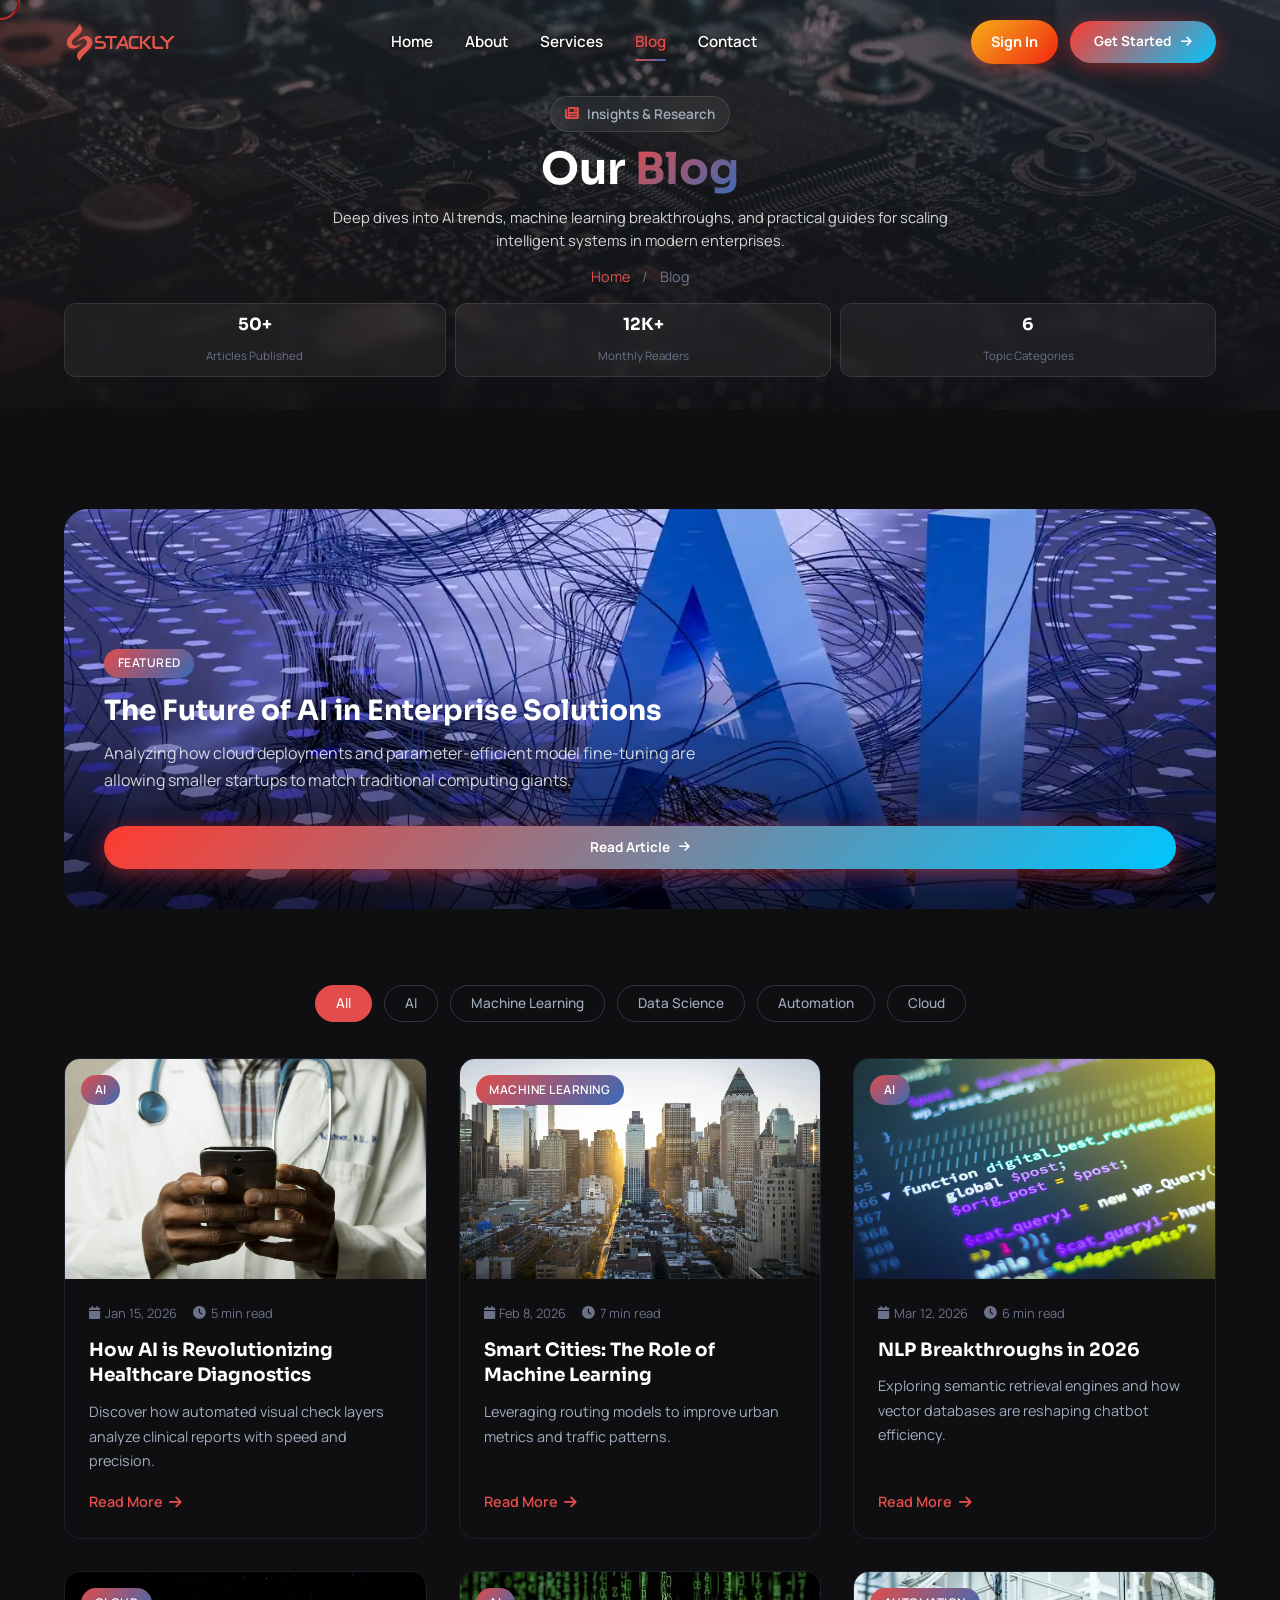
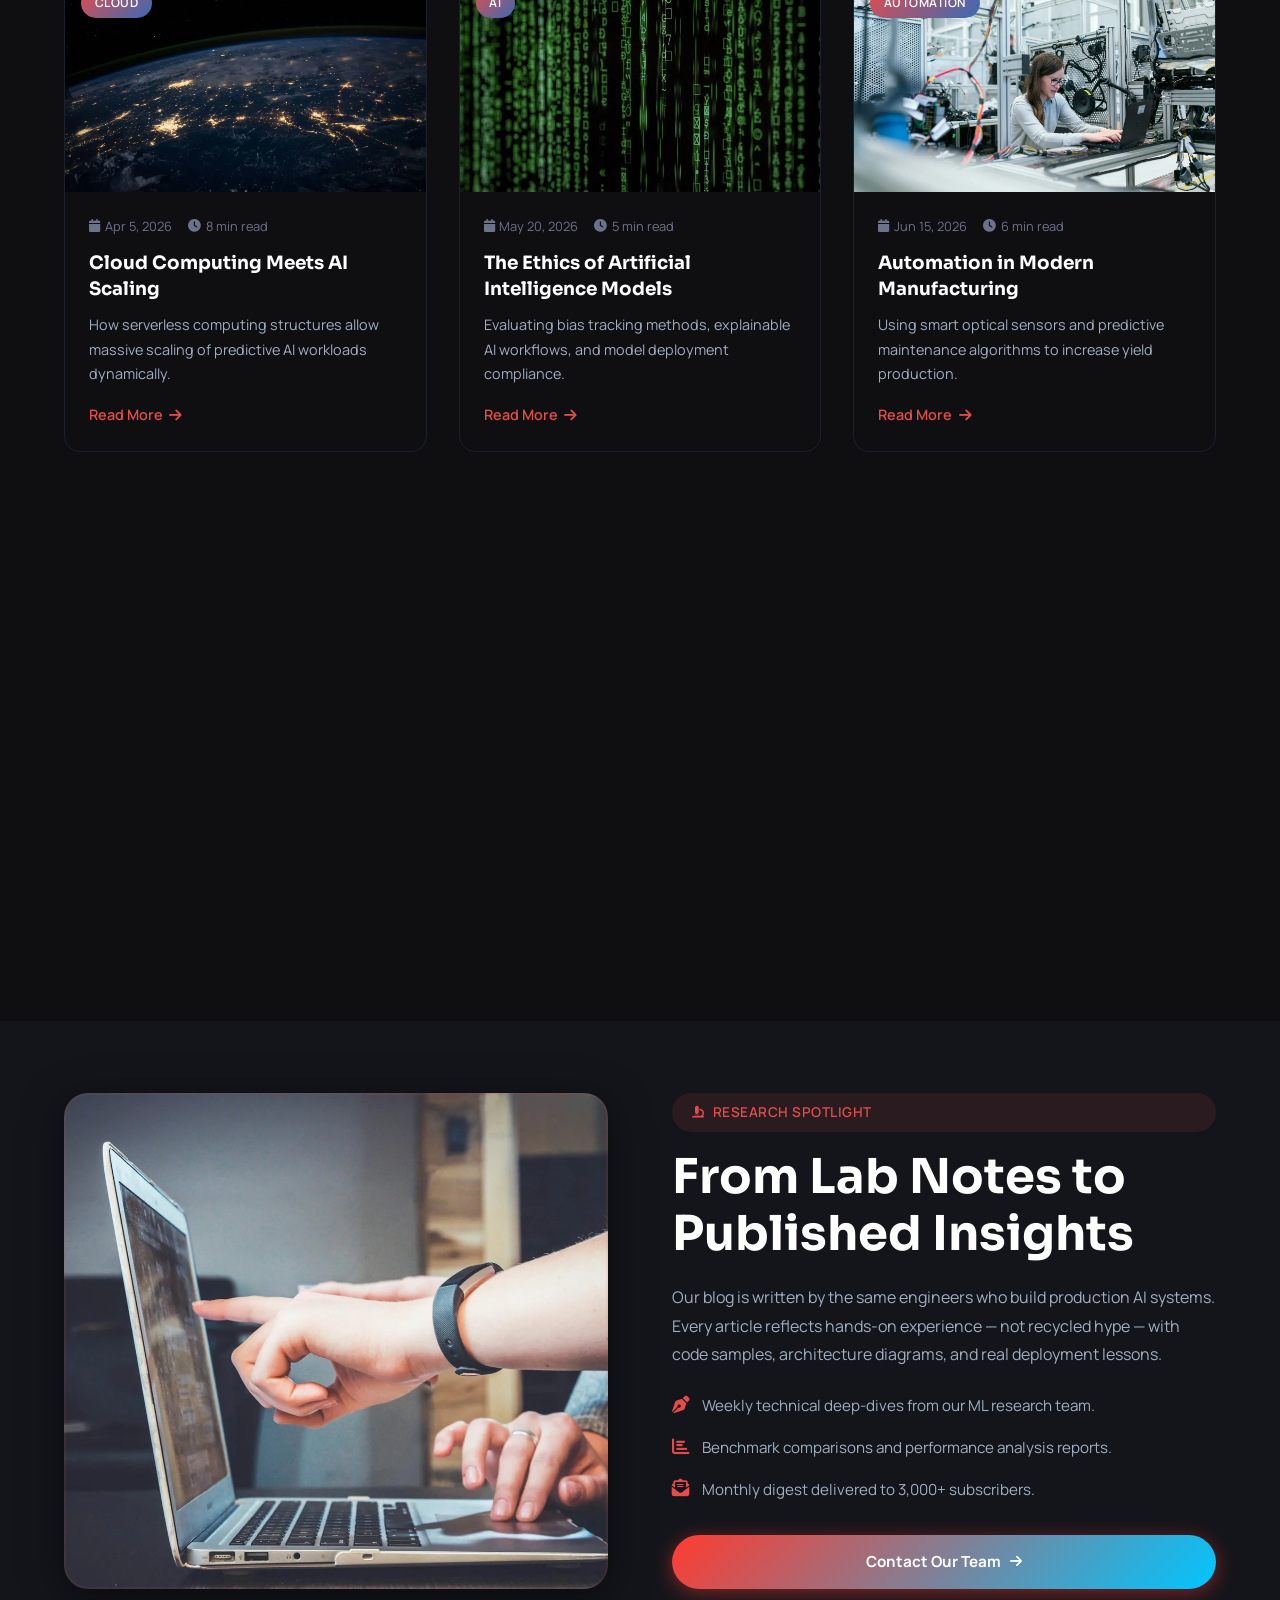
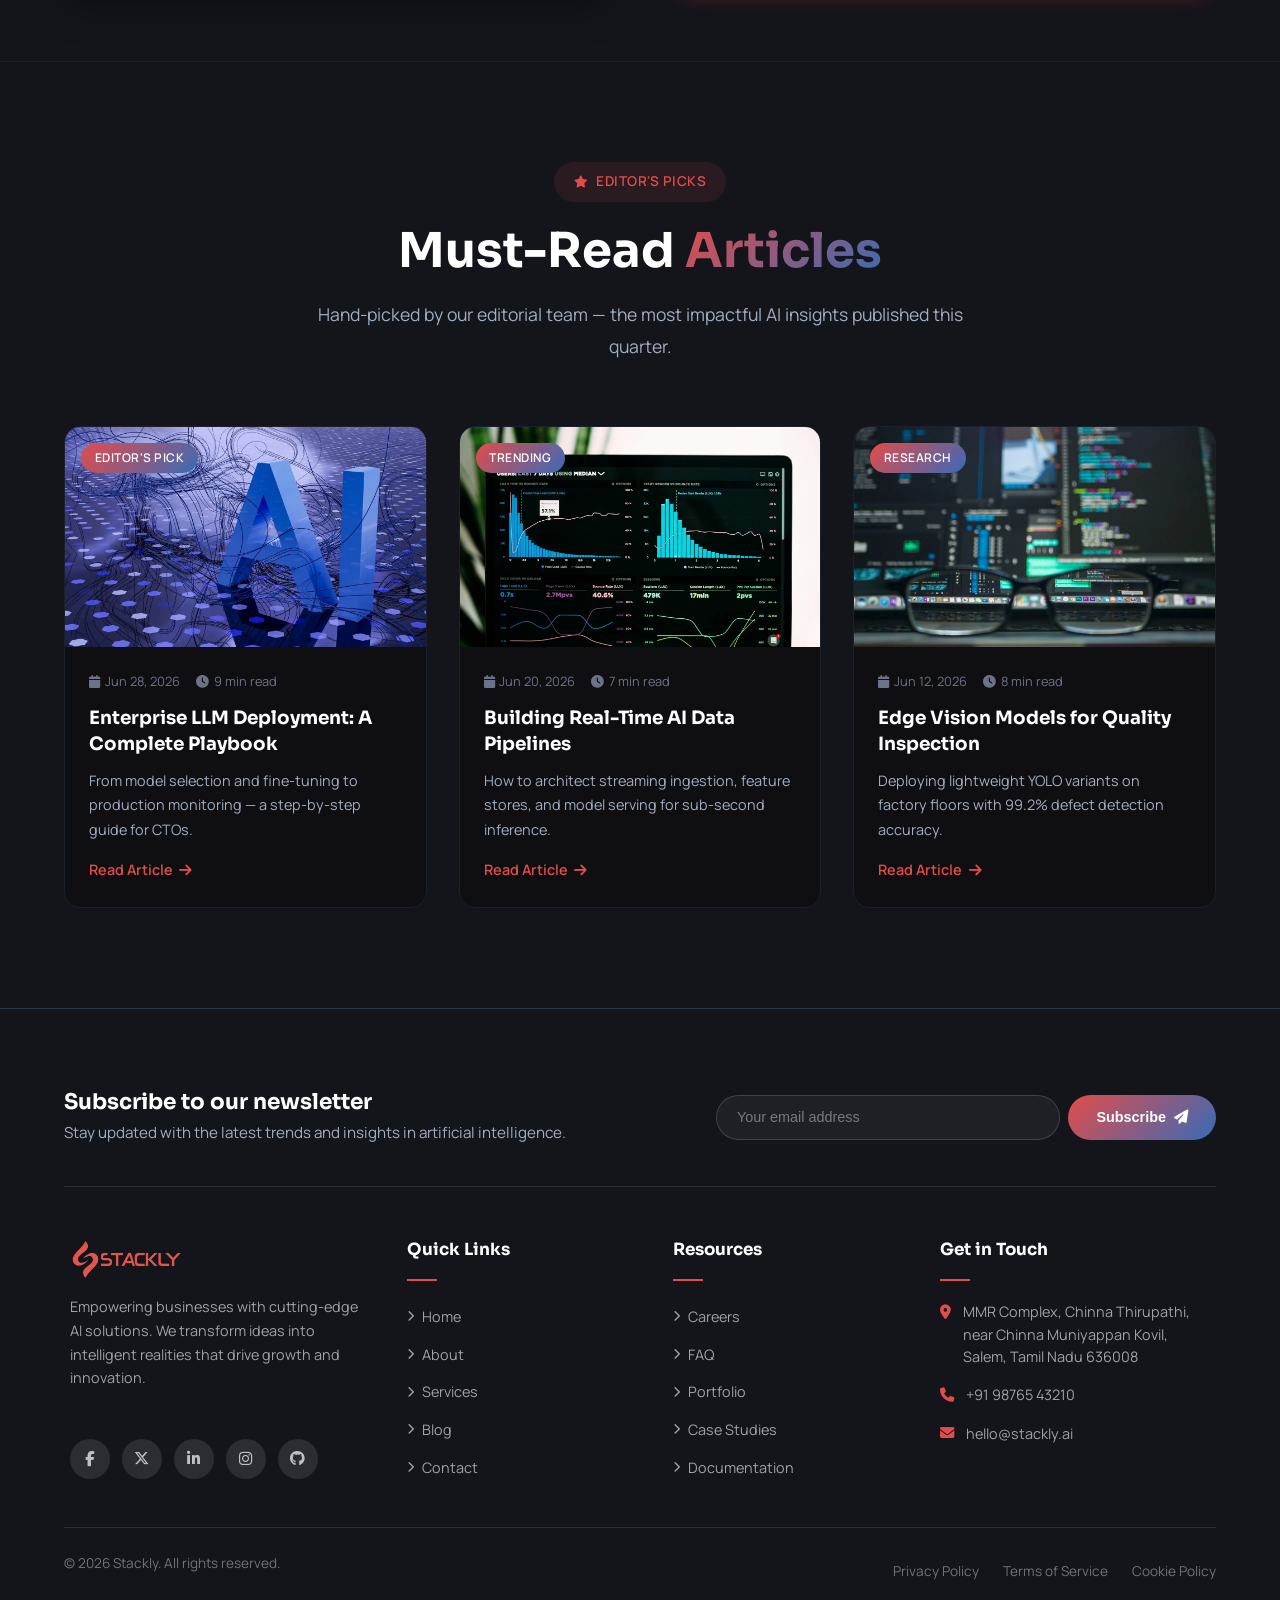
<file: blog.html>
<!DOCTYPE html>
<html lang="en">
<head>
  <meta charset="UTF-8">
  <meta name="viewport" content="width=device-width, initial-scale=1.0">
  <meta name="description" content="Our Blog — Stackly. Articles and research updates on AI trends, machine learning algorithms, and tech scaling models.">
  <meta name="theme-color" content="#e24c4a">
  <title>Blog — Stackly</title>
  <link rel="icon" type="image/webp" href="assets/top-logo.webp">
  <link rel="preconnect" href="https://fonts.googleapis.com">
  <link rel="preconnect" href="https://fonts.gstatic.com" crossorigin>
  <link href="https://fonts.googleapis.com/css2?family=Sora:wght@300;400;500;600;700;800&family=Manrope:wght@300;400;500;600;700;800&display=swap" rel="stylesheet">
  <link rel="stylesheet" href="https://cdnjs.cloudflare.com/ajax/libs/font-awesome/6.5.0/css/all.min.css">
  <link rel="stylesheet" href="style.css">
</head>
<body>
  <div class="preloader">
    <div class="preloader-content">
      <div class="preloader-circle">
        <div class="preloader-ring"></div>
        <img src="assets/logo.webp" alt="Loading..." class="preloader-logo">
      </div>
      <div class="preloader-text">Loading Stackly...</div>
    </div>
  </div>
  <div class="menu-overlay"></div>
  <nav class="navbar">
    <div class="container">
      <a href="index.html" class="navbar-logo">
        <img src="assets/logo.webp" alt="Stackly">
      </a>
      <div class="navbar-menu" id="navbarMenu">
        <div class="mobile-menu-header">
          <a href="index.html" class="mobile-menu-logo">
            <img src="assets/logo.webp" alt="Stackly">
          </a>
          <button type="button" class="mobile-menu-close" aria-label="Close Menu">
            <i class="fas fa-times"></i>
          </button>
        </div>
        <div class="mobile-menu-links">
          <a href="index.html">Home</a>
          <a href="about.html">About</a>
          <a href="services.html">Services</a>
          <a href="blog.html" class="active">Blog</a>
          <a href="contact.html">Contact</a>
        </div>
        <div class="mobile-menu-actions">
          <a href="signin.html" class="btn-signin btn-signin--mobile">Sign In</a>
          <a href="signup.html" class="btn btn-primary btn-sm">Get Started <i class="fas fa-arrow-right"></i></a>
        </div>
      </div>
      <div class="navbar-actions">
        <a href="signin.html" class="btn-signin">Sign In</a>
        <a href="signup.html" class="btn btn-primary btn-sm">Get Started <i class="fas fa-arrow-right"></i></a>
      </div>
      <button class="hamburger" aria-label="Toggle Menu">
        <span></span><span></span><span></span>
      </button>
    </div>
  </nav>
  <section class="page-hero">
    <div class="page-hero-bg" aria-hidden="true">
      <img src="assets/page-hero-blog.webp" alt="">
    </div>
    <div class="page-hero-overlay"></div>
    <div class="container page-hero-inner">
      <span class="page-hero-badge"><i class="fas fa-newspaper"></i> Insights & Research</span>
      <h1>Our <span class="text-gradient">Blog</span></h1>
      <p class="page-hero-desc">Deep dives into AI trends, machine learning breakthroughs, and practical guides for scaling intelligent systems in modern enterprises.</p>
      <div class="breadcrumb">
        <a href="index.html">Home</a>
        <span>/</span>
        <span>Blog</span>
      </div>
      <div class="page-hero-stats">
        <div class="page-hero-stat"><strong>50+</strong><span>Articles Published</span></div>
        <div class="page-hero-stat"><strong>12K+</strong><span>Monthly Readers</span></div>
        <div class="page-hero-stat"><strong>6</strong><span>Topic Categories</span></div>
      </div>
    </div>
  </section>
  <section class="section blog-featured-section">
    <div class="container">
      <div class="blog-featured reveal">
        <img src="assets/hero-ai.webp" alt="Featured Post AI">
        <div class="blog-featured-overlay">
          <span class="blog-card-category" style="position:static; margin-bottom:1rem; display:inline-block; width:fit-content;">Featured</span>
          <h2>The Future of AI in Enterprise Solutions</h2>
          <p>Analyzing how cloud deployments and parameter-efficient model fine-tuning are allowing smaller startups to match traditional computing giants.</p>
          <a href="404.html" class="btn btn-primary btn-sm mt-2">Read Article <i class="fas fa-arrow-right"></i></a>
        </div>
      </div>
    </div>
  </section>
  <section class="section blog-grid-section">
    <div class="container">
      <div class="category-pills reveal" id="blogCategoryFilters">
        <button type="button" class="category-pill active" data-filter="all">All</button>
        <button type="button" class="category-pill" data-redirect="404.html">AI</button>
        <button type="button" class="category-pill" data-redirect="404.html">Machine Learning</button>
        <button type="button" class="category-pill" data-redirect="404.html">Data Science</button>
        <button type="button" class="category-pill" data-redirect="404.html">Automation</button>
        <button type="button" class="category-pill" data-redirect="404.html">Cloud</button>
      </div>
      <div class="grid-3 stagger-children">
        <div class="blog-card">
          <div class="blog-card-image">
            <img src="assets/blog-1.webp" alt="AI healthcare">
            <span class="blog-card-category">AI</span>
          </div>
          <div class="blog-card-body">
            <div class="blog-card-meta">
              <span><i class="fas fa-calendar"></i> Jan 15, 2026</span>
              <span><i class="fas fa-clock"></i> 5 min read</span>
            </div>
            <h4 class="blog-card-title">How AI is Revolutionizing Healthcare Diagnostics</h4>
            <p class="blog-card-excerpt">Discover how automated visual check layers analyze clinical reports with speed and precision.</p>
            <a href="404.html" class="blog-card-link">Read More <i class="fas fa-arrow-right"></i></a>
          </div>
        </div>
        <div class="blog-card">
          <div class="blog-card-image">
            <img src="assets/blog-2.webp" alt="Smart cities">
            <span class="blog-card-category">Machine Learning</span>
          </div>
          <div class="blog-card-body">
            <div class="blog-card-meta">
              <span><i class="fas fa-calendar"></i> Feb 8, 2026</span>
              <span><i class="fas fa-clock"></i> 7 min read</span>
            </div>
            <h4 class="blog-card-title">Smart Cities: The Role of Machine Learning</h4>
            <p class="blog-card-excerpt">Leveraging routing models to improve urban metrics and traffic patterns.</p>
            <a href="404.html" class="blog-card-link">Read More <i class="fas fa-arrow-right"></i></a>
          </div>
        </div>
        <div class="blog-card">
          <div class="blog-card-image">
            <img src="assets/blog-3.webp" alt="NLP">
            <span class="blog-card-category">AI</span>
          </div>
          <div class="blog-card-body">
            <div class="blog-card-meta">
              <span><i class="fas fa-calendar"></i> Mar 12, 2026</span>
              <span><i class="fas fa-clock"></i> 6 min read</span>
            </div>
            <h4 class="blog-card-title">NLP Breakthroughs in 2026</h4>
            <p class="blog-card-excerpt">Exploring semantic retrieval engines and how vector databases are reshaping chatbot efficiency.</p>
            <a href="404.html" class="blog-card-link">Read More <i class="fas fa-arrow-right"></i></a>
          </div>
        </div>
        <div class="blog-card">
          <div class="blog-card-image">
            <img src="assets/blog-4.webp" alt="Cloud">
            <span class="blog-card-category">Cloud</span>
          </div>
          <div class="blog-card-body">
            <div class="blog-card-meta">
              <span><i class="fas fa-calendar"></i> Apr 5, 2026</span>
              <span><i class="fas fa-clock"></i> 8 min read</span>
            </div>
            <h4 class="blog-card-title">Cloud Computing Meets AI Scaling</h4>
            <p class="blog-card-excerpt">How serverless computing structures allow massive scaling of predictive AI workloads dynamically.</p>
            <a href="404.html" class="blog-card-link">Read More <i class="fas fa-arrow-right"></i></a>
          </div>
        </div>
        <div class="blog-card">
          <div class="blog-card-image">
            <img src="assets/service-ml.webp" alt="Ethics">
            <span class="blog-card-category">AI</span>
          </div>
          <div class="blog-card-body">
            <div class="blog-card-meta">
              <span><i class="fas fa-calendar"></i> May 20, 2026</span>
              <span><i class="fas fa-clock"></i> 5 min read</span>
            </div>
            <h4 class="blog-card-title">The Ethics of Artificial Intelligence Models</h4>
            <p class="blog-card-excerpt">Evaluating bias tracking methods, explainable AI workflows, and model deployment compliance.</p>
            <a href="404.html" class="blog-card-link">Read More <i class="fas fa-arrow-right"></i></a>
          </div>
        </div>
        <div class="blog-card">
          <div class="blog-card-image">
            <img src="assets/service-automation.webp" alt="Automation">
            <span class="blog-card-category">Automation</span>
          </div>
          <div class="blog-card-body">
            <div class="blog-card-meta">
              <span><i class="fas fa-calendar"></i> Jun 15, 2026</span>
              <span><i class="fas fa-clock"></i> 6 min read</span>
            </div>
            <h4 class="blog-card-title">Automation in Modern Manufacturing</h4>
            <p class="blog-card-excerpt">Using smart optical sensors and predictive maintenance algorithms to increase yield production.</p>
            <a href="404.html" class="blog-card-link">Read More <i class="fas fa-arrow-right"></i></a>
          </div>
        </div>
      </div>
    </div>
  </section>
  <section class="section blog-trending-section">
    <div class="container">
      <div class="section-header reveal">
        <span class="section-badge"><i class="fas fa-fire"></i> Trending Now</span>
        <h2 class="section-title">Hot Topics in <span class="gradient-text">AI</span></h2>
        <p class="section-desc">Explore the most-read categories and research areas our team is actively publishing on.</p>
      </div>
      <div class="blog-topic-grid stagger-children">
        <a href="404.html" class="blog-topic-tile">
          <img src="assets/blog-enterprise.webp" alt="Enterprise AI">
          <div class="blog-topic-tile__label">
            <span>Enterprise AI</span>
            <strong>Scaling LLMs for Business Workflows</strong>
          </div>
        </a>
        <a href="404.html" class="blog-topic-tile">
          <img src="assets/blog-2.webp" alt="Machine Learning">
          <div class="blog-topic-tile__label">
            <span>Machine Learning</span>
            <strong>Smart Infrastructure & Urban Data</strong>
          </div>
        </a>
        <a href="404.html" class="blog-topic-tile">
          <img src="assets/blog-3.webp" alt="NLP">
          <div class="blog-topic-tile__label">
            <span>NLP</span>
            <strong>Semantic Search & Vector Databases</strong>
          </div>
        </a>
        <a href="404.html" class="blog-topic-tile">
          <img src="assets/blog-4.webp" alt="Cloud AI">
          <div class="blog-topic-tile__label">
            <span>Cloud</span>
            <strong>Serverless AI Scaling Strategies</strong>
          </div>
        </a>
      </div>
    </div>
  </section>
  <section class="section blog-research-section">
    <div class="container">
      <div class="split-section split-section--equal">
        <div class="split-image reveal-left">
          <img src="assets/blog-research.webp" alt="Stackly AI research">
        </div>
        <div class="split-content reveal-right">
          <span class="section-badge"><i class="fas fa-microscope"></i> Research Spotlight</span>
          <h2>From Lab Notes to <span class="gradient-text">Published Insights</span></h2>
          <p>Our blog is written by the same engineers who build production AI systems. Every article reflects hands-on experience — not recycled hype — with code samples, architecture diagrams, and real deployment lessons.</p>
          <div class="feature-list">
            <div class="feature-item">
              <i class="fas fa-pen-nib"></i>
              <span>Weekly technical deep-dives from our ML research team.</span>
            </div>
            <div class="feature-item">
              <i class="fas fa-chart-bar"></i>
              <span>Benchmark comparisons and performance analysis reports.</span>
            </div>
            <div class="feature-item">
              <i class="fas fa-envelope-open-text"></i>
              <span>Monthly digest delivered to 3,000+ subscribers.</span>
            </div>
          </div>
          <a href="contact.html" class="btn btn-primary">Contact Our Team <i class="fas fa-arrow-right"></i></a>
        </div>
      </div>
    </div>
  </section>
  <section class="section" style="background: var(--bg-secondary); border-top: 1px solid var(--border-light);">
    <div class="container">
      <div class="section-header reveal">
        <span class="section-badge"><i class="fas fa-star"></i> Editor's Picks</span>
        <h2 class="section-title">Must-Read <span class="gradient-text">Articles</span></h2>
        <p class="section-desc">Hand-picked by our editorial team — the most impactful AI insights published this quarter.</p>
      </div>
      <div class="grid-3 stagger-children">
        <article class="blog-card">
          <div class="blog-card-image">
            <img src="assets/hero-ai.webp" alt="Enterprise LLM guide">
            <span class="blog-card-category">Editor's Pick</span>
          </div>
          <div class="blog-card-body">
            <div class="blog-card-meta">
              <span><i class="fas fa-calendar"></i> Jun 28, 2026</span>
              <span><i class="fas fa-clock"></i> 9 min read</span>
            </div>
            <h4 class="blog-card-title">Enterprise LLM Deployment: A Complete Playbook</h4>
            <p class="blog-card-excerpt">From model selection and fine-tuning to production monitoring — a step-by-step guide for CTOs.</p>
            <a href="404.html" class="blog-card-link">Read Article <i class="fas fa-arrow-right"></i></a>
          </div>
        </article>
        <article class="blog-card">
          <div class="blog-card-image">
            <img src="assets/service-analytics.webp" alt="Data pipeline article">
            <span class="blog-card-category">Trending</span>
          </div>
          <div class="blog-card-body">
            <div class="blog-card-meta">
              <span><i class="fas fa-calendar"></i> Jun 20, 2026</span>
              <span><i class="fas fa-clock"></i> 7 min read</span>
            </div>
            <h4 class="blog-card-title">Building Real-Time AI Data Pipelines</h4>
            <p class="blog-card-excerpt">How to architect streaming ingestion, feature stores, and model serving for sub-second inference.</p>
            <a href="404.html" class="blog-card-link">Read Article <i class="fas fa-arrow-right"></i></a>
          </div>
        </article>
        <article class="blog-card">
          <div class="blog-card-image">
            <img src="assets/service-vision.webp" alt="Computer vision article">
            <span class="blog-card-category">Research</span>
          </div>
          <div class="blog-card-body">
            <div class="blog-card-meta">
              <span><i class="fas fa-calendar"></i> Jun 12, 2026</span>
              <span><i class="fas fa-clock"></i> 8 min read</span>
            </div>
            <h4 class="blog-card-title">Edge Vision Models for Quality Inspection</h4>
            <p class="blog-card-excerpt">Deploying lightweight YOLO variants on factory floors with 99.2% defect detection accuracy.</p>
            <a href="404.html" class="blog-card-link">Read Article <i class="fas fa-arrow-right"></i></a>
          </div>
        </article>
      </div>
    </div>
  </section>
  <footer class="footer">
    <div class="container">
        <div class="footer-newsletter-row">
          <div class="newsletter-info">
            <h4>Subscribe to our newsletter</h4>
            <p>Stay updated with the latest trends and insights in artificial intelligence.</p>
          </div>
          <form class="newsletter-form">
            <input type="email" placeholder="Your email address" required>
            <button type="submit" aria-label="Subscribe">Subscribe <i class="fas fa-paper-plane"></i></button>
          </form>
        </div>
      <div class="footer-grid">
        <div class="footer-brand">
          <a href="index.html" class="footer-logo" aria-label="Stackly Home">
            <img src="assets/logo.webp" alt="Stackly">
          </a>
          <p>Empowering businesses with cutting-edge AI solutions. We transform ideas into intelligent realities that drive growth and innovation.</p>
          <div class="footer-socials">
            <a href="404.html" aria-label="Facebook"><i class="fab fa-facebook-f"></i></a>
            <a href="404.html" aria-label="X"><i class="fab fa-x-twitter"></i></a>
            <a href="404.html" aria-label="LinkedIn"><i class="fab fa-linkedin-in"></i></a>
            <a href="404.html" aria-label="Instagram"><i class="fab fa-instagram"></i></a>
            <a href="404.html" aria-label="GitHub"><i class="fab fa-github"></i></a>
          </div>
        </div>
        <div class="footer-col">
          <h4>Quick Links</h4>
          <ul class="footer-links">
            <li><a href="index.html"><i class="fas fa-chevron-right"></i> Home</a></li>
            <li><a href="about.html"><i class="fas fa-chevron-right"></i> About</a></li>
            <li><a href="services.html"><i class="fas fa-chevron-right"></i> Services</a></li>
            <li><a href="blog.html"><i class="fas fa-chevron-right"></i> Blog</a></li>
            <li><a href="contact.html"><i class="fas fa-chevron-right"></i> Contact</a></li>
          </ul>
        </div>
        <div class="footer-col">
          <h4>Resources</h4>
          <ul class="footer-links">
            <li><a href="404.html"><i class="fas fa-chevron-right"></i> Careers</a></li>
            <li><a href="404.html"><i class="fas fa-chevron-right"></i> FAQ</a></li>
            <li><a href="404.html"><i class="fas fa-chevron-right"></i> Portfolio</a></li>
            <li><a href="404.html"><i class="fas fa-chevron-right"></i> Case Studies</a></li>
            <li><a href="404.html"><i class="fas fa-chevron-right"></i> Documentation</a></li>
          </ul>
        </div>
        <div class="footer-col">
          <h4>Get in Touch</h4>
          <ul class="footer-contact">
            <li><i class="fas fa-map-marker-alt"></i> MMR Complex, Chinna Thirupathi, near Chinna Muniyappan Kovil, Salem, Tamil Nadu 636008</li>
            <li><i class="fas fa-phone"></i> +91 98765 43210</li>
            <li><i class="fas fa-envelope"></i> hello@stackly.ai</li>
          </ul>
        </div>
      </div>
      <div class="footer-bottom">
        <p>&copy; 2026 Stackly. All rights reserved.</p>
        <div class="footer-bottom-links">
          <a href="404.html">Privacy Policy</a>
          <a href="404.html">Terms of Service</a>
          <a href="404.html">Cookie Policy</a>
        </div>
      </div>
    </div>
  </footer>
  <button class="scroll-top" aria-label="Scroll to top">
    <i class="fas fa-arrow-up"></i>
  </button>
  <script src="script.js"></script>
</body>
</html>
</file>
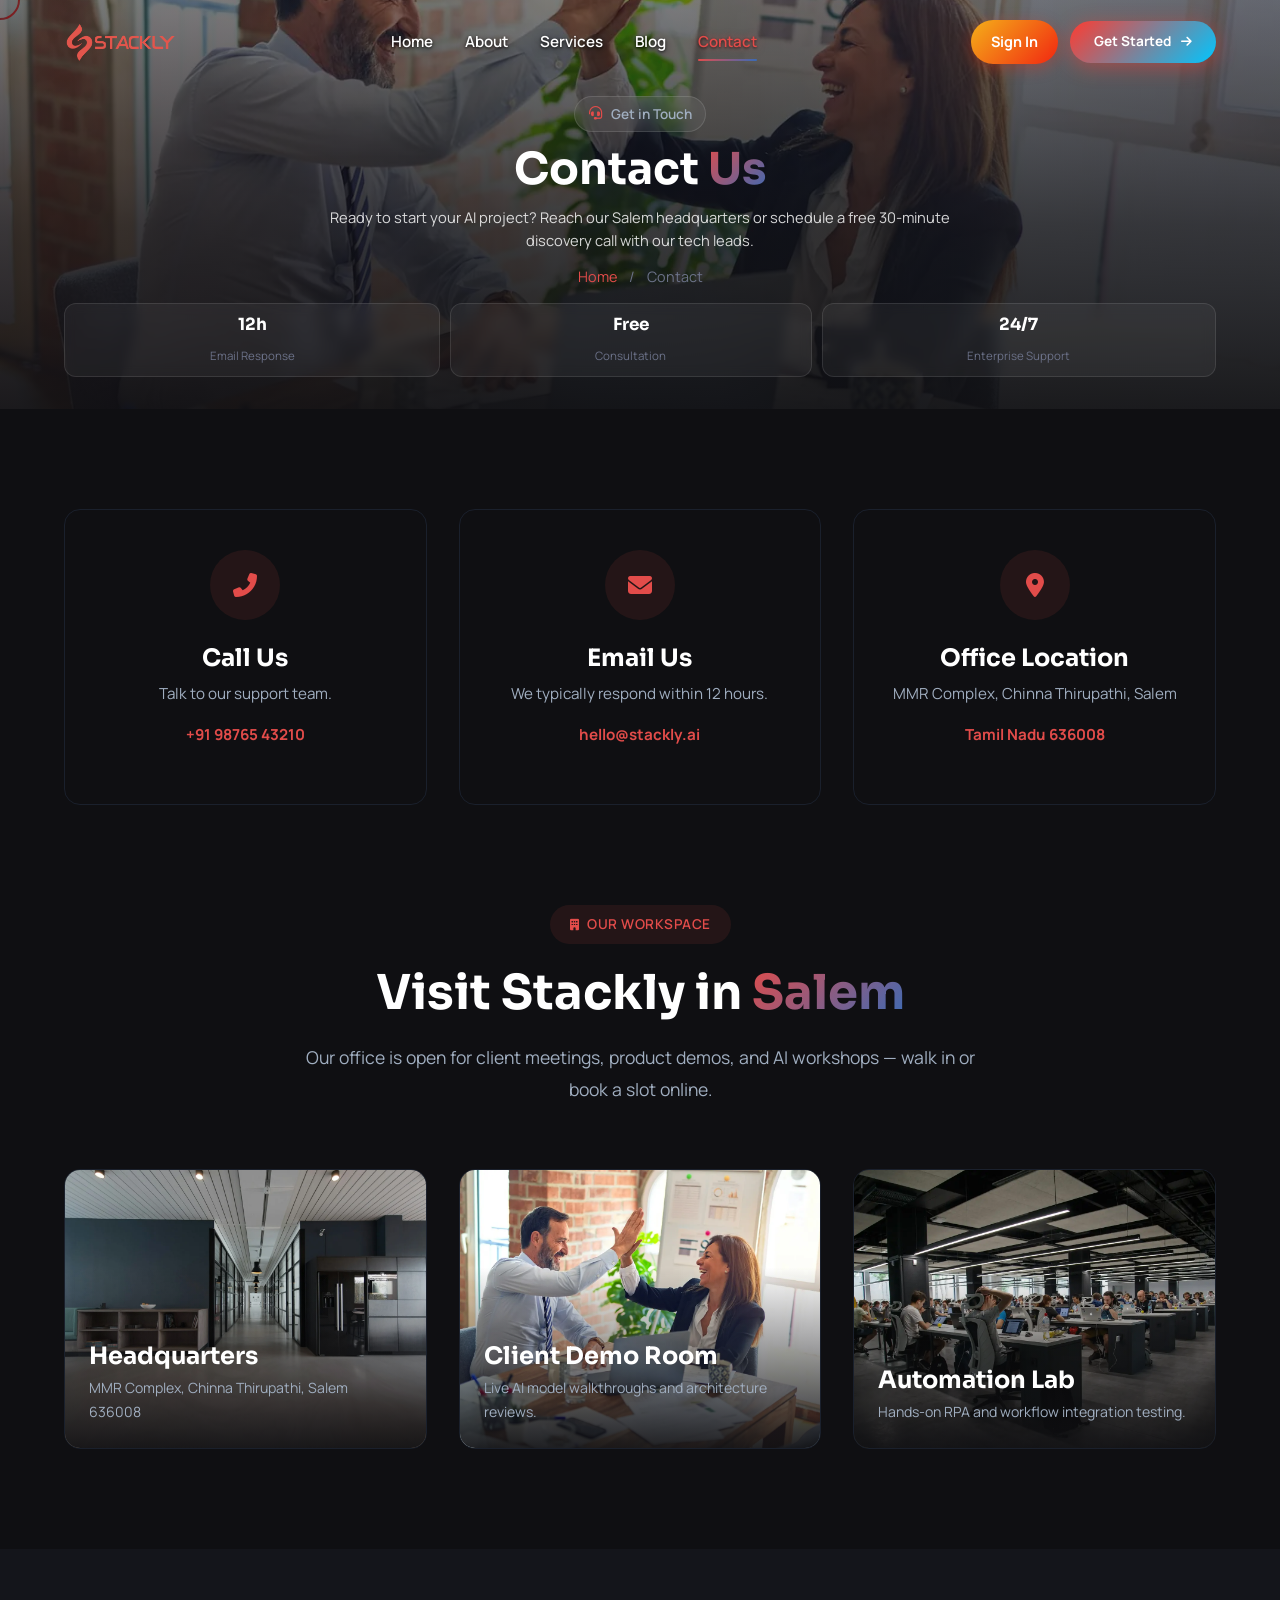
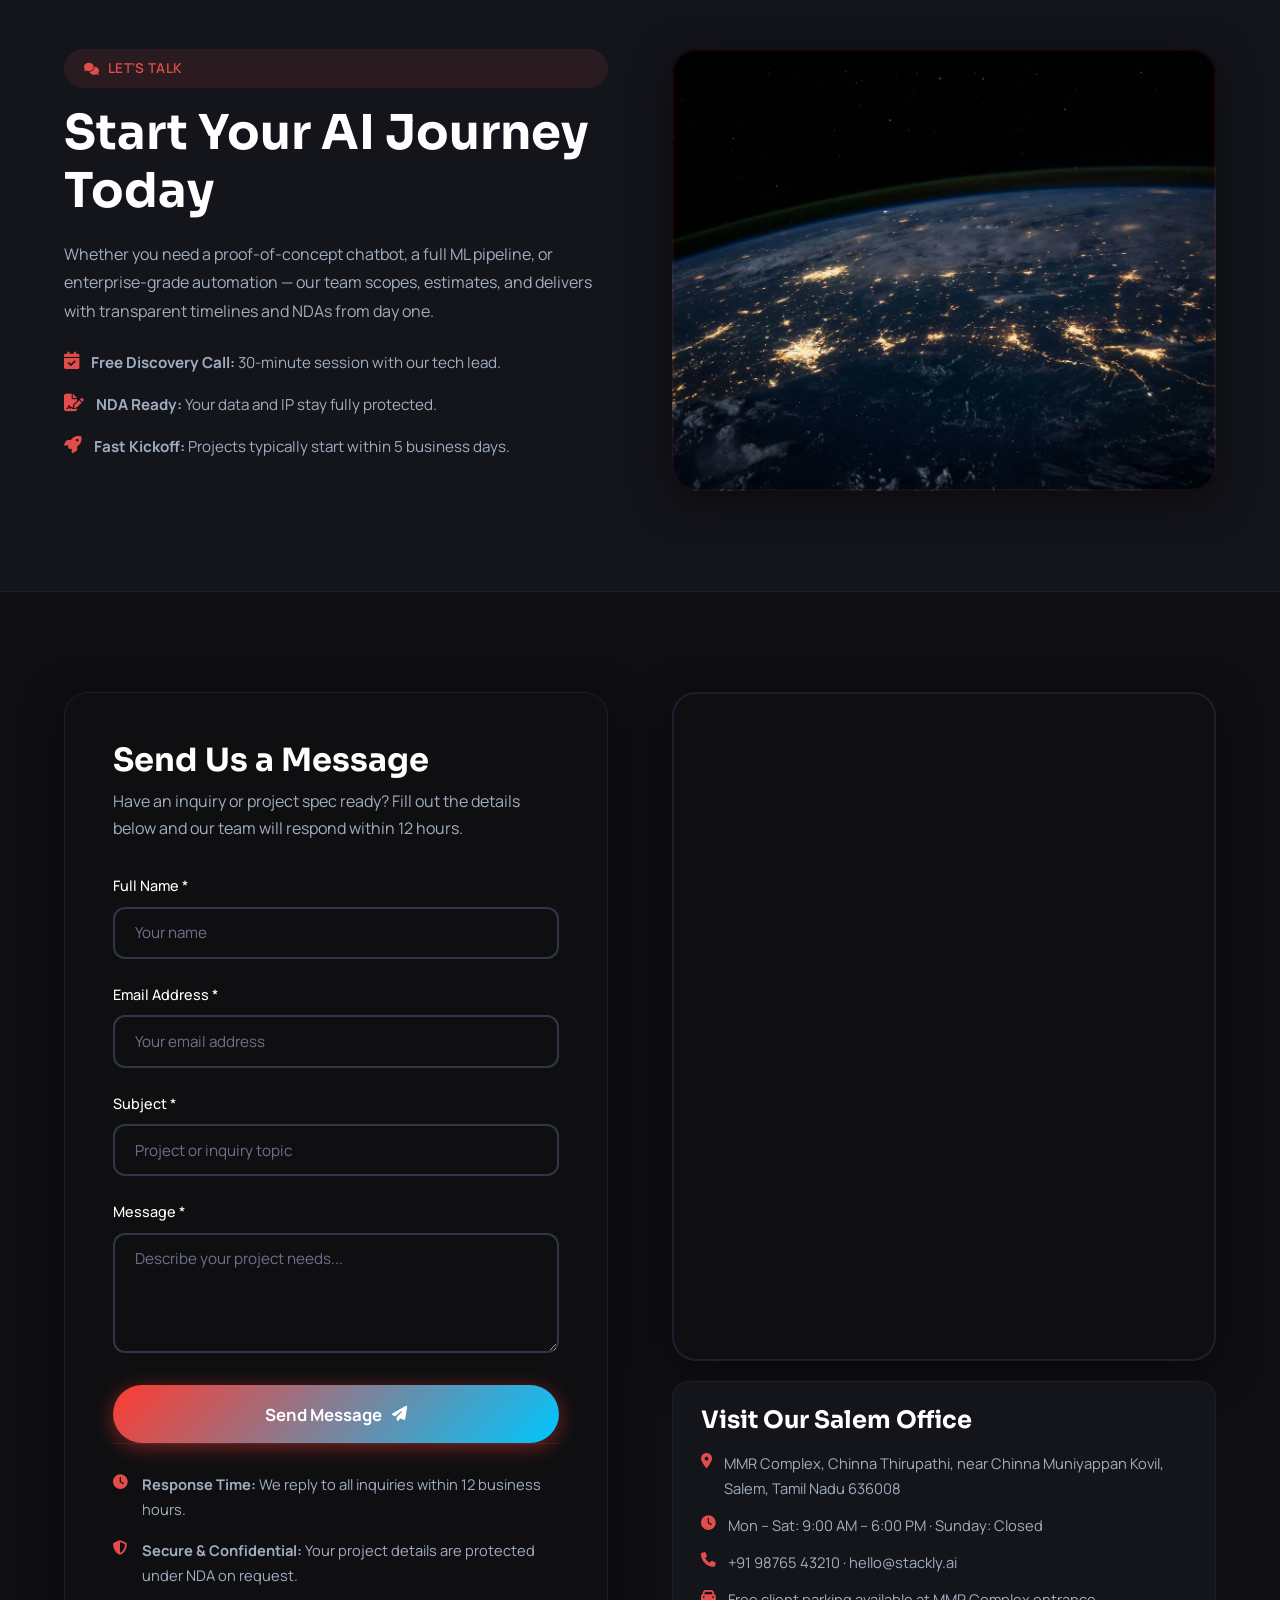
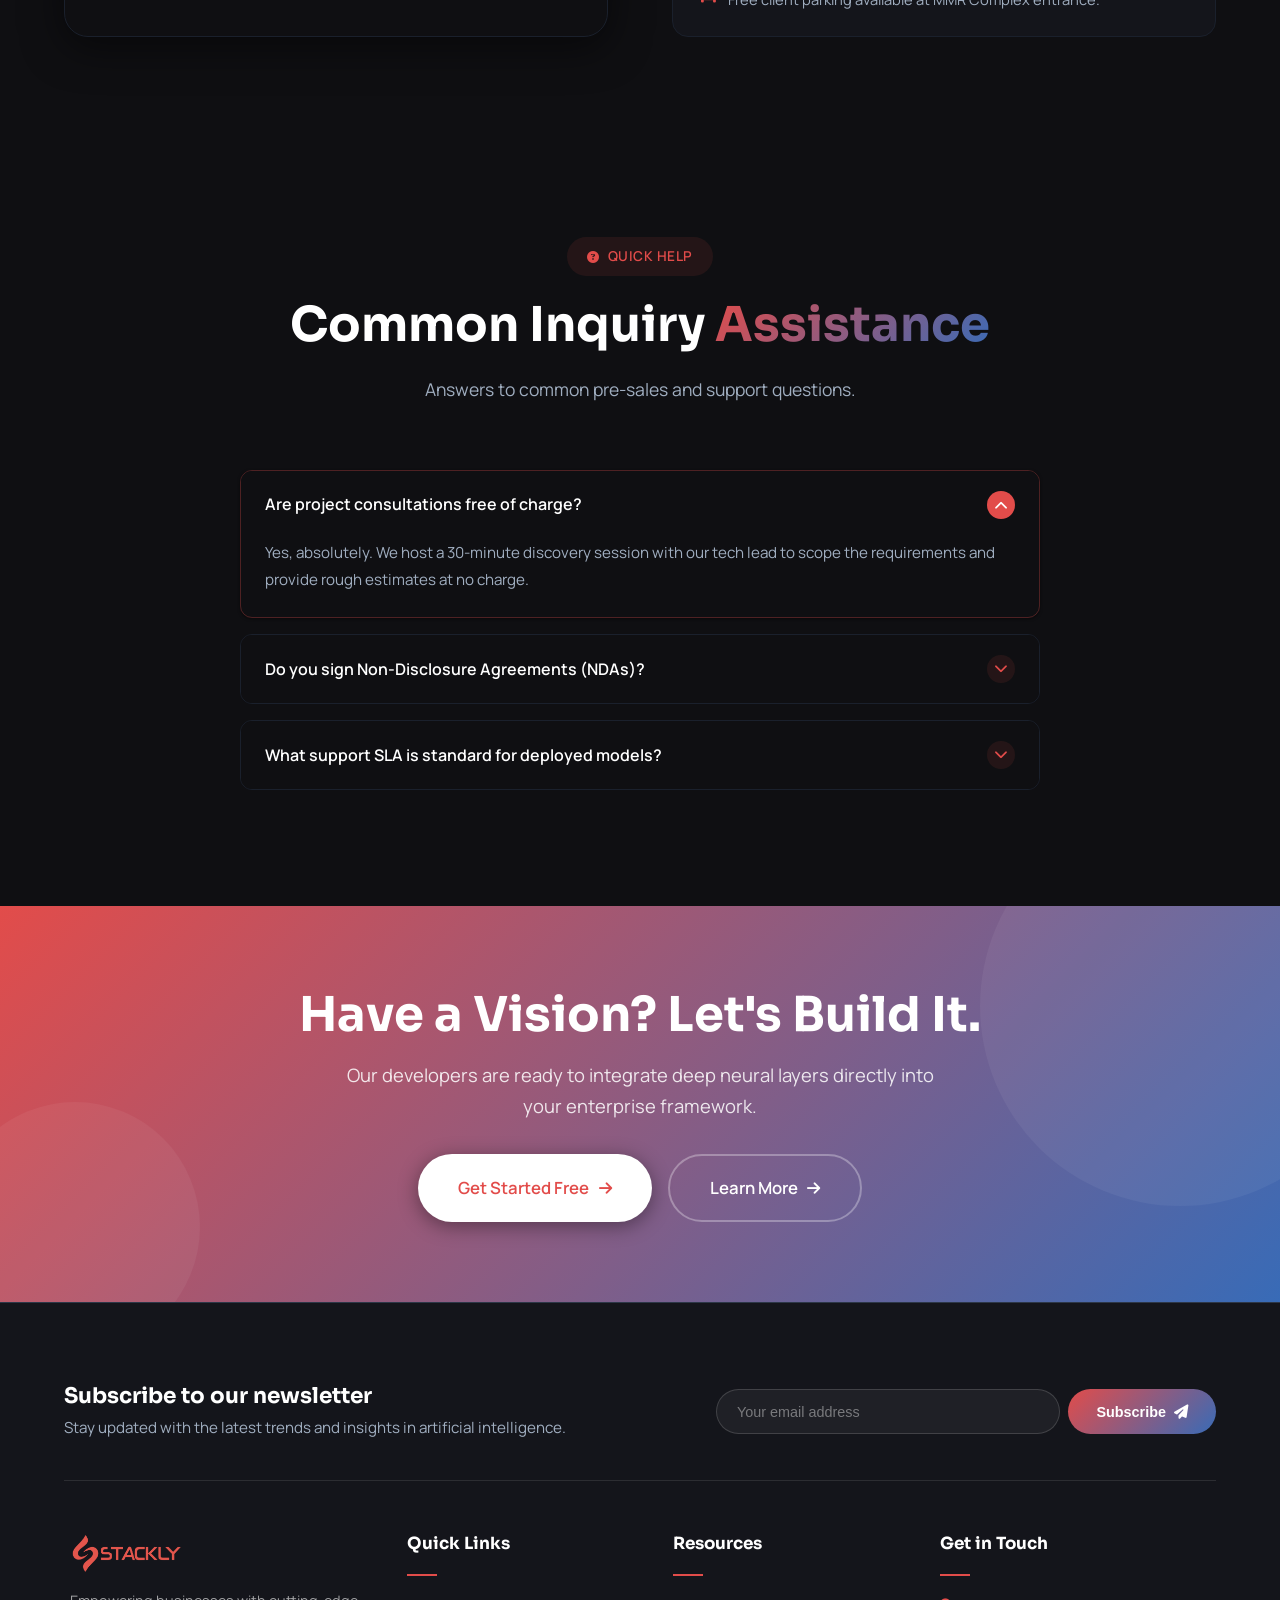
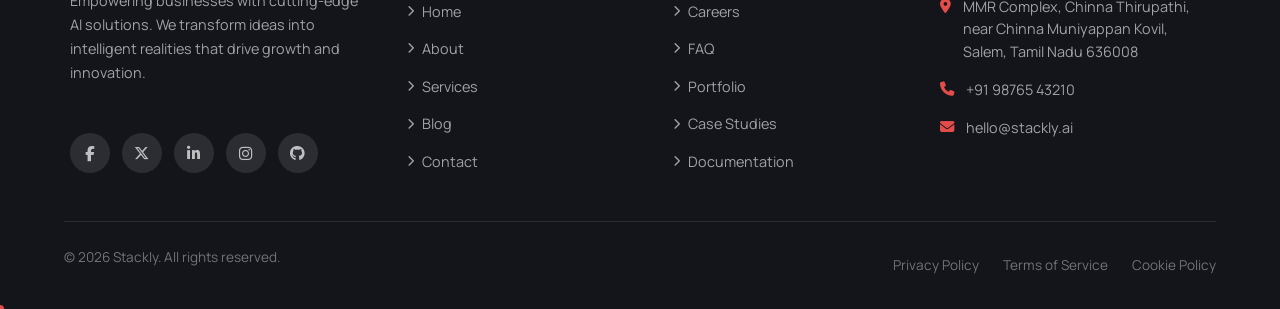
<file: contact.html>
<!DOCTYPE html>
<html lang="en">
<head>
  <meta charset="UTF-8">
  <meta name="viewport" content="width=device-width, initial-scale=1.0">
  <meta name="description" content="Contact Us — Stackly. Get in touch with our team in Salem, Tamil Nadu. Submit an AI development project request.">
  <meta name="theme-color" content="#e24c4a">
  <title>Contact Us — Stackly</title>
  <link rel="icon" type="image/webp" href="assets/top-logo.webp">
  <link rel="preconnect" href="https://fonts.googleapis.com">
  <link rel="preconnect" href="https://fonts.gstatic.com" crossorigin>
  <link href="https://fonts.googleapis.com/css2?family=Sora:wght@300;400;500;600;700;800&family=Manrope:wght@300;400;500;600;700;800&display=swap" rel="stylesheet">
  <link rel="stylesheet" href="https://cdnjs.cloudflare.com/ajax/libs/font-awesome/6.5.0/css/all.min.css">
  <link rel="stylesheet" href="style.css">
</head>
<body>
  <div class="preloader">
    <div class="preloader-content">
      <div class="preloader-circle">
        <div class="preloader-ring"></div>
        <img src="assets/logo.webp" alt="Loading..." class="preloader-logo">
      </div>
      <div class="preloader-text">Loading Stackly...</div>
    </div>
  </div>
  <div class="menu-overlay"></div>
  <nav class="navbar">
    <div class="container">
      <a href="index.html" class="navbar-logo">
        <img src="assets/logo.webp" alt="Stackly">
      </a>
      <div class="navbar-menu" id="navbarMenu">
        <div class="mobile-menu-header">
          <a href="index.html" class="mobile-menu-logo">
            <img src="assets/logo.webp" alt="Stackly">
          </a>
          <button type="button" class="mobile-menu-close" aria-label="Close Menu">
            <i class="fas fa-times"></i>
          </button>
        </div>
        <div class="mobile-menu-links">
          <a href="index.html">Home</a>
          <a href="about.html">About</a>
          <a href="services.html">Services</a>
          <a href="blog.html">Blog</a>
          <a href="contact.html" class="active">Contact</a>
        </div>
        <div class="mobile-menu-actions">
          <a href="signin.html" class="btn-signin btn-signin--mobile">Sign In</a>
          <a href="signup.html" class="btn btn-primary btn-sm">Get Started <i class="fas fa-arrow-right"></i></a>
        </div>
      </div>
      <div class="navbar-actions">
        <a href="signin.html" class="btn-signin">Sign In</a>
        <a href="signup.html" class="btn btn-primary btn-sm">Get Started <i class="fas fa-arrow-right"></i></a>
      </div>
      <button class="hamburger" aria-label="Toggle Menu">
        <span></span><span></span><span></span>
      </button>
    </div>
  </nav>
  <section class="page-hero">
    <div class="page-hero-bg" aria-hidden="true">
      <img src="assets/contact-meeting.webp" alt="">
    </div>
    <div class="page-hero-overlay"></div>
    <div class="container page-hero-inner">
      <span class="page-hero-badge"><i class="fas fa-headset"></i> Get in Touch</span>
      <h1>Contact <span class="text-gradient">Us</span></h1>
      <p class="page-hero-desc">Ready to start your AI project? Reach our Salem headquarters or schedule a free 30-minute discovery call with our tech leads.</p>
      <div class="breadcrumb">
        <a href="index.html">Home</a>
        <span>/</span>
        <span>Contact</span>
      </div>
      <div class="page-hero-stats">
        <div class="page-hero-stat"><strong>12h</strong><span>Email Response</span></div>
        <div class="page-hero-stat"><strong>Free</strong><span>Consultation</span></div>
        <div class="page-hero-stat"><strong>24/7</strong><span>Enterprise Support</span></div>
      </div>
    </div>
  </section>
  <section class="section">
    <div class="container">
      <div class="grid-3 stagger-children">
        <div class="contact-card">
          <div class="contact-card-icon"><i class="fas fa-phone-alt"></i></div>
          <h4>Call Us</h4>
          <p>Talk to our support team.</p>
          <p style="color:var(--primary); font-weight:700; margin-top:0.5rem;">+91 98765 43210</p>
        </div>
        <div class="contact-card">
          <div class="contact-card-icon"><i class="fas fa-envelope"></i></div>
          <h4>Email Us</h4>
          <p>We typically respond within 12 hours.</p>
          <p style="color:var(--primary); font-weight:700; margin-top:0.5rem;">hello@stackly.ai</p>
        </div>
        <div class="contact-card">
          <div class="contact-card-icon"><i class="fas fa-map-marker-alt"></i></div>
          <h4>Office Location</h4>
          <p>MMR Complex, Chinna Thirupathi, Salem</p>
          <p style="color:var(--primary); font-weight:700; margin-top:0.5rem;">Tamil Nadu 636008</p>
        </div>
      </div>
    </div>
  </section>
  <section class="section" style="padding-top: 0;">
    <div class="container">
      <div class="section-header reveal">
        <span class="section-badge"><i class="fas fa-building"></i> Our Workspace</span>
        <h2 class="section-title">Visit Stackly in <span class="gradient-text">Salem</span></h2>
        <p class="section-desc">Our office is open for client meetings, product demos, and AI workshops — walk in or book a slot online.</p>
      </div>
      <div class="contact-visual-grid stagger-children">
        <div class="contact-visual-card">
          <img src="assets/about-mission.webp" alt="Stackly office workspace">
          <div class="contact-visual-card__overlay">
            <h4>Headquarters</h4>
            <p>MMR Complex, Chinna Thirupathi, Salem 636008</p>
          </div>
        </div>
        <div class="contact-visual-card">
          <img src="assets/contact-meeting.webp" alt="Stackly team meeting room">
          <div class="contact-visual-card__overlay">
            <h4>Client Demo Room</h4>
            <p>Live AI model walkthroughs and architecture reviews.</p>
          </div>
        </div>
        <div class="contact-visual-card">
          <img src="assets/contact-lab.webp" alt="Stackly automation lab">
          <div class="contact-visual-card__overlay">
            <h4>Automation Lab</h4>
            <p>Hands-on RPA and workflow integration testing.</p>
          </div>
        </div>
      </div>
    </div>
  </section>
  <section class="section" style="background: var(--bg-secondary);">
    <div class="container">
      <div class="split-section split-section--equal">
        <div class="split-content reveal-left">
          <span class="section-badge"><i class="fas fa-comments"></i> Let's Talk</span>
          <h2>Start Your AI Journey <span class="gradient-text">Today</span></h2>
          <p>Whether you need a proof-of-concept chatbot, a full ML pipeline, or enterprise-grade automation — our team scopes, estimates, and delivers with transparent timelines and NDAs from day one.</p>
          <div class="feature-list">
            <div class="feature-item">
              <i class="fas fa-calendar-check"></i>
              <span><strong>Free Discovery Call:</strong> 30-minute session with our tech lead.</span>
            </div>
            <div class="feature-item">
              <i class="fas fa-file-signature"></i>
              <span><strong>NDA Ready:</strong> Your data and IP stay fully protected.</span>
            </div>
            <div class="feature-item">
              <i class="fas fa-rocket"></i>
              <span><strong>Fast Kickoff:</strong> Projects typically start within 5 business days.</span>
            </div>
          </div>
        </div>
        <div class="split-image reveal-right">
          <img src="assets/blog-4.webp" alt="Stackly cloud AI solutions">
        </div>
      </div>
    </div>
  </section>
  <section class="section contact-message-section" style="border-top: 1px solid var(--border-light);">
    <div class="container">
      <div class="contact-split">
        <div class="contact-form-card reveal-left">
          <h3>Send Us a Message</h3>
          <p>Have an inquiry or project spec ready? Fill out the details below and our team will respond within 12 hours.</p>
          <form id="contactForm" data-validate>
            <div class="form-group">
              <label class="form-label" for="contact-name">Full Name *</label>
              <input type="text" id="contact-name" class="form-input" placeholder="Your name" required>
            </div>
            <div class="form-group">
              <label class="form-label" for="contact-email">Email Address *</label>
              <input type="email" id="contact-email" class="form-input" placeholder="Your email address" required>
            </div>
            <div class="form-group">
              <label class="form-label" for="contact-subject">Subject *</label>
              <input type="text" id="contact-subject" class="form-input" placeholder="Project or inquiry topic" required>
            </div>
            <div class="form-group">
              <label class="form-label" for="contact-message">Message *</label>
              <textarea id="contact-message" class="form-textarea" placeholder="Describe your project needs..." required></textarea>
            </div>
            <button type="submit" class="btn btn-primary btn-lg" style="width:100%;">Send Message <i class="fas fa-paper-plane"></i></button>
          </form>
          <div class="contact-form-extra">
            <div class="contact-form-extra-item">
              <i class="fas fa-clock"></i>
              <span><strong>Response Time:</strong> We reply to all inquiries within 12 business hours.</span>
            </div>
            <div class="contact-form-extra-item">
              <i class="fas fa-shield-alt"></i>
              <span><strong>Secure &amp; Confidential:</strong> Your project details are protected under NDA on request.</span>
            </div>
          </div>
        </div>
        <div class="contact-map-wrap reveal-right">
          <div class="map-container">
            <iframe
              src="https://www.google.com/maps/embed?pb=!1m18!1m12!1m3!1d3912.012543598555!2d78.169123!3d11.688123!2m3!1f0!2f0!3f0!3m2!1i1024!2i768!4f13.1!3m3!1m2!1s0x3babf0c5a2b3c457%3A0x7d192be432e185c!2sChinna+Muniyappan+Kovil%2C+Salem%2C+Tamil+Nadu!5e0!3m2!1sen!2sin!4v1782984926900!5m2!1sen!2sin"
              allowfullscreen=""
              loading="lazy"
              referrerpolicy="no-referrer-when-downgrade"
              title="Stackly office location map">
            </iframe>
          </div>
          <div class="contact-map-meta">
            <h4>Visit Our Salem Office</h4>
            <ul class="contact-map-meta-list">
              <li><i class="fas fa-map-marker-alt"></i> MMR Complex, Chinna Thirupathi, near Chinna Muniyappan Kovil, Salem, Tamil Nadu 636008</li>
              <li><i class="fas fa-clock"></i> Mon – Sat: 9:00 AM – 6:00 PM · Sunday: Closed</li>
              <li><i class="fas fa-phone"></i> +91 98765 43210 · hello@stackly.ai</li>
              <li><i class="fas fa-car"></i> Free client parking available at MMR Complex entrance.</li>
            </ul>
          </div>
        </div>
      </div>
    </div>
  </section>
  <section class="section">
    <div class="container">
      <div class="section-header reveal">
        <span class="section-badge"><i class="fas fa-question-circle"></i> Quick Help</span>
        <h2 class="section-title">Common Inquiry <span class="gradient-text">Assistance</span></h2>
        <p class="section-desc">Answers to common pre-sales and support questions.</p>
      </div>
      <div class="accordion stagger-children" style="max-width: 800px; margin: 0 auto;">
        <div class="accordion-item">
          <div class="accordion-header">
            <span>Are project consultations free of charge?</span>
            <span class="accordion-icon"><i class="fas fa-chevron-down"></i></span>
          </div>
          <div class="accordion-body">
            <div class="accordion-body-inner">
              Yes, absolutely. We host a 30-minute discovery session with our tech lead to scope the requirements and provide rough estimates at no charge.
            </div>
          </div>
        </div>
        <div class="accordion-item">
          <div class="accordion-header">
            <span>Do you sign Non-Disclosure Agreements (NDAs)?</span>
            <span class="accordion-icon"><i class="fas fa-chevron-down"></i></span>
          </div>
          <div class="accordion-body">
            <div class="accordion-body-inner">
              Yes. We respect and secure your project vision. We sign standard corporate NDAs prior to analyzing any internal dataset.
            </div>
          </div>
        </div>
        <div class="accordion-item">
          <div class="accordion-header">
            <span>What support SLA is standard for deployed models?</span>
            <span class="accordion-icon"><i class="fas fa-chevron-down"></i></span>
          </div>
          <div class="accordion-body">
            <div class="accordion-body-inner">
              Our Professional tier includes standard 24h response support. Enterprise contracts include high priority 2h SLAs with hot-patch capabilities.
            </div>
          </div>
        </div>
      </div>
    </div>
  </section>
  <section class="cta-banner">
    <div class="container">
      <h2 class="reveal">Have a Vision? Let's Build It.</h2>
      <p class="reveal">Our developers are ready to integrate deep neural layers directly into your enterprise framework.</p>
      <div class="reveal" style="display: flex; gap: 1rem; justify-content: center; flex-wrap: wrap;">
        <a href="signup.html" class="btn btn-white btn-lg">Get Started Free <i class="fas fa-arrow-right"></i></a>
        <a href="about.html" class="btn btn-outline btn-lg" style="border-color: rgba(255,255,255,0.3); color: white;">Learn More <i class="fas fa-arrow-right"></i></a>
      </div>
    </div>
  </section>
  <footer class="footer">
    <div class="container">
        <div class="footer-newsletter-row">
          <div class="newsletter-info">
            <h4>Subscribe to our newsletter</h4>
            <p>Stay updated with the latest trends and insights in artificial intelligence.</p>
          </div>
          <form class="newsletter-form">
            <input type="email" placeholder="Your email address" required>
            <button type="submit" aria-label="Subscribe">Subscribe <i class="fas fa-paper-plane"></i></button>
          </form>
        </div>
      <div class="footer-grid">
        <div class="footer-brand">
          <a href="index.html" class="footer-logo" aria-label="Stackly Home">
            <img src="assets/logo.webp" alt="Stackly">
          </a>
          <p>Empowering businesses with cutting-edge AI solutions. We transform ideas into intelligent realities that drive growth and innovation.</p>
          <div class="footer-socials">
            <a href="404.html" aria-label="Facebook"><i class="fab fa-facebook-f"></i></a>
            <a href="404.html" aria-label="X"><i class="fab fa-x-twitter"></i></a>
            <a href="404.html" aria-label="LinkedIn"><i class="fab fa-linkedin-in"></i></a>
            <a href="404.html" aria-label="Instagram"><i class="fab fa-instagram"></i></a>
            <a href="404.html" aria-label="GitHub"><i class="fab fa-github"></i></a>
          </div>
        </div>
        <div class="footer-col">
          <h4>Quick Links</h4>
          <ul class="footer-links">
            <li><a href="index.html"><i class="fas fa-chevron-right"></i> Home</a></li>
            <li><a href="about.html"><i class="fas fa-chevron-right"></i> About</a></li>
            <li><a href="services.html"><i class="fas fa-chevron-right"></i> Services</a></li>
            <li><a href="blog.html"><i class="fas fa-chevron-right"></i> Blog</a></li>
            <li><a href="contact.html"><i class="fas fa-chevron-right"></i> Contact</a></li>
          </ul>
        </div>
        <div class="footer-col">
          <h4>Resources</h4>
          <ul class="footer-links">
            <li><a href="404.html"><i class="fas fa-chevron-right"></i> Careers</a></li>
            <li><a href="404.html"><i class="fas fa-chevron-right"></i> FAQ</a></li>
            <li><a href="404.html"><i class="fas fa-chevron-right"></i> Portfolio</a></li>
            <li><a href="404.html"><i class="fas fa-chevron-right"></i> Case Studies</a></li>
            <li><a href="404.html"><i class="fas fa-chevron-right"></i> Documentation</a></li>
          </ul>
        </div>
        <div class="footer-col">
          <h4>Get in Touch</h4>
          <ul class="footer-contact">
            <li><i class="fas fa-map-marker-alt"></i> MMR Complex, Chinna Thirupathi, near Chinna Muniyappan Kovil, Salem, Tamil Nadu 636008</li>
            <li><i class="fas fa-phone"></i> +91 98765 43210</li>
            <li><i class="fas fa-envelope"></i> hello@stackly.ai</li>
          </ul>
        </div>
      </div>
      <div class="footer-bottom">
        <p>&copy; 2026 Stackly. All rights reserved.</p>
        <div class="footer-bottom-links">
          <a href="404.html">Privacy Policy</a>
          <a href="404.html">Terms of Service</a>
          <a href="404.html">Cookie Policy</a>
        </div>
      </div>
    </div>
  </footer>
  <button class="scroll-top" aria-label="Scroll to top">
    <i class="fas fa-arrow-up"></i>
  </button>
  <script src="script.js"></script>
</body>
</html>
</file>
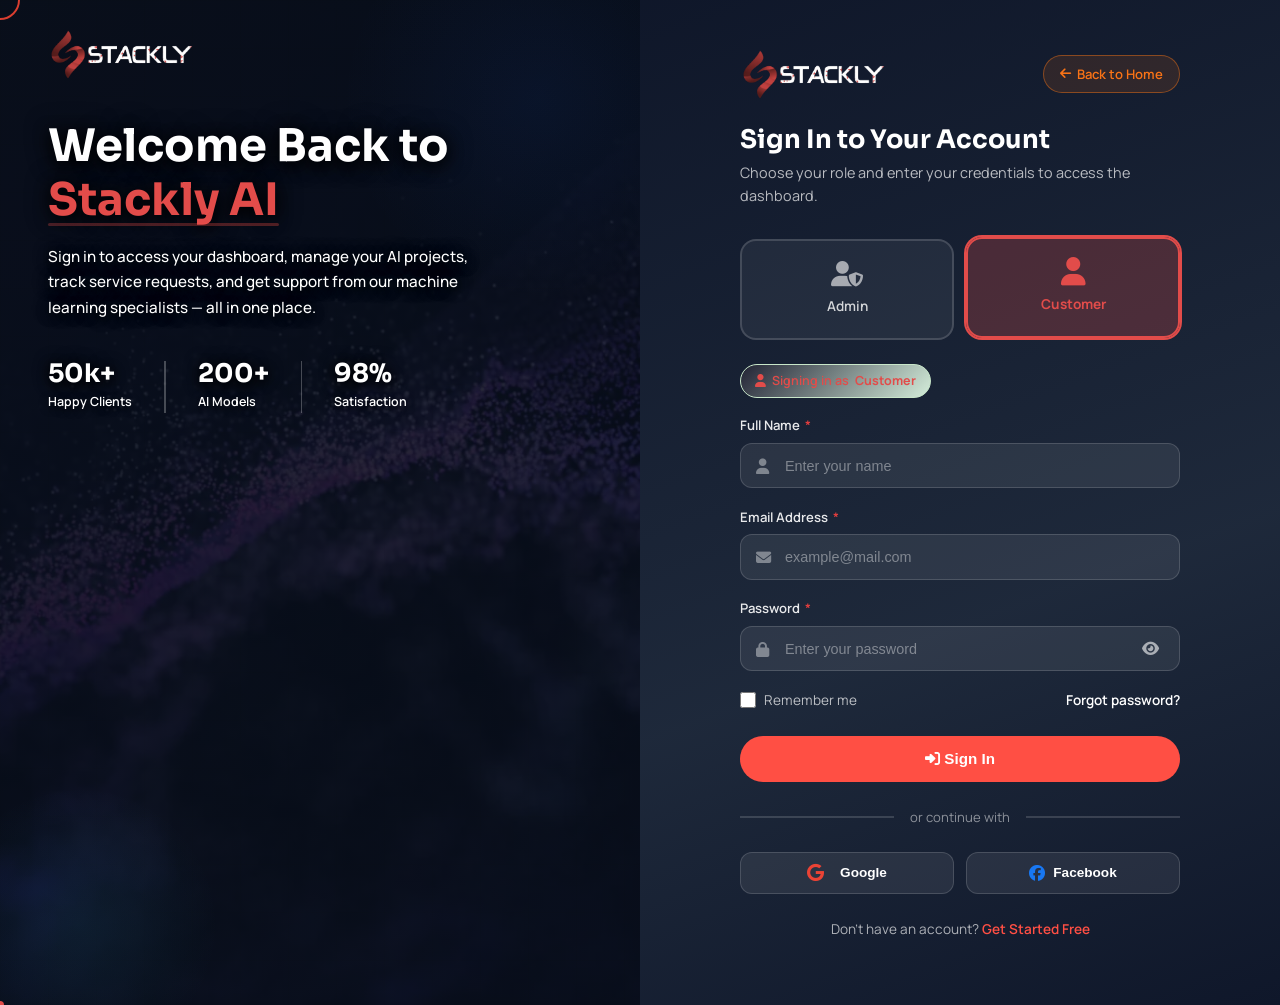
<file: customer-dashboard.html>
<!DOCTYPE html>
<html lang="en">
<head>
  <meta charset="UTF-8">
  <meta name="viewport" content="width=device-width, initial-scale=1.0, maximum-scale=1">
  <meta name="theme-color" content="#030814">
  <link rel="icon" href="assets/top-logo.webp" type="image/webp" sizes="32x32" />
  <title>My Account | Stackly AI Agency</title>
  <link rel="preconnect" href="https://fonts.googleapis.com">
  <link rel="preconnect" href="https://fonts.gstatic.com" crossorigin>
  <link href="https://fonts.googleapis.com/css2?family=Exo+2:wght@400;500;600;700;800&family=Inter:wght@300;400;500;600;700&display=swap" rel="stylesheet">
  <link rel="stylesheet" href="https://cdnjs.cloudflare.com/ajax/libs/font-awesome/6.5.0/css/all.min.css" />
  <style>
    :root {
      --primary: #e24c4a;
      --primary-light: #ff6b6b;
      --primary-pale: rgba(226, 76, 74, 0.15);
      --primary-dark: #b83230;
      --accent: #10b981;
      --accent2: #34d399;
      --secondary: #f43f5e;
      --sidebar-bg: #111827;
      --topbar-bg: #161f30;
      --dark: #f1f5f9;
      --dark2: #e2e8f0;
      --text: #dce4ef;
      --text-light: #9fb0c4;
      --light: #2a3548;
      --border: #3d4f66;
      --border-light: #4a5d75;
      --bg: #1a2332;
      --surface: #243044;
      --surface-raised: #2d3a4f;
      --sidebar-w: 264px;
      --dash-header-h: 68px;
      --font-display: 'Exo 2', sans-serif;
      --font-body: 'Inter', sans-serif;
      --font-heading: 'Exo 2', sans-serif;
      --radius: 14px;
      --radius-sm: 8px;
      --radius-lg: 20px;
      --radius-full: 9999px;
      --shadow: 0 2px 12px rgba(0,0,0,0.12);
      --shadow-lg: 0 16px 40px rgba(0,0,0,0.18);
      --transition: all 0.25s cubic-bezier(0.25,0.46,0.45,0.94);
      --ease-bounce: cubic-bezier(0.34,1.56,0.64,1);
    }
    *, *::before, *::after { margin:0; padding:0; box-sizing:border-box; }
    html { scrollbar-gutter:stable; overflow-x:clip; -webkit-text-size-adjust:100%; scrollbar-width:thin; scrollbar-color:var(--primary) var(--bg); width:100%; max-width:100%; }
    html::-webkit-scrollbar { width:8px; height:8px; }
    html::-webkit-scrollbar-track { background:var(--bg); }
    html::-webkit-scrollbar-thumb { background:var(--primary); border-radius:99px; }
    html::-webkit-scrollbar-thumb:hover { background:var(--accent); }
    html.preloader-active,
    html.preloader-active body {
      overflow: hidden !important;
      overflow-x: clip !important;
      width: 100%;
      max-width: 100%;
      height: 100%;
      margin: 0;
      padding: 0;
    }
    html.no-scroll,
    body.no-scroll {
      overflow: hidden !important;
      overflow-x: clip !important;
      touch-action: none;
    }
    body { font-family:var(--font-body); background:var(--bg); color:var(--text); overflow-x:clip; -webkit-font-smoothing:antialiased; padding-bottom:env(safe-area-inset-bottom); width:100%; max-width:100%; }
    a { color:inherit; text-decoration:none; }
    img { display:block; max-width:100%; }
    button { cursor:pointer; font-family:inherit; }
    .dashboard-wrap { display:flex; min-height:100vh; overflow-x:clip; max-width:100%; width:100%; }
    .sidebar-overlay {
      display:none; position:fixed; inset:0;
      background:rgba(3,8,20,0.65); z-index:999;
      backdrop-filter:blur(2px);
    }
    .sidebar-overlay.show { display:block; }
    .sidebar {
      width:var(--sidebar-w);
      background:var(--sidebar-bg);
      position:fixed; left:0; top:var(--dash-header-h); bottom:0; z-index:1000;
      display:flex; flex-direction:column;
      transition:var(--transition);
      overflow-y:auto; overflow-x:hidden;
      overscroll-behavior:contain;
      border-right:1px solid rgba(255,255,255,0.06);
    }
    .sidebar::-webkit-scrollbar { width:4px; }
    .sidebar::-webkit-scrollbar-thumb { background:rgba(255,255,255,0.12); border-radius:99px; }
    .sidebar-welcome {
      padding:18px 20px 16px;
      border-bottom:1px solid rgba(255,255,255,0.06);
      background:rgba(255,255,255,0.02);
    }
    .sidebar-welcome-label {
      font-size:0.68rem; letter-spacing:1.5px; text-transform:uppercase;
      color:rgba(255,255,255,0.35); margin-bottom:7px;
      font-family:var(--font-body);
    }
    .sidebar-welcome-name {
      font-family:var(--font-display); font-size:1rem; color:#fff;
      margin-bottom:3px; line-height:1.3;
      word-break:break-word; overflow-wrap:break-word;
    }
    .sidebar-welcome-email { font-size:0.78rem; color:var(--primary-light); word-break:break-all; overflow-wrap:break-word; line-height:1.35; font-weight:500; }
    .sidebar-welcome-badge {
      display:inline-flex; align-items:center; gap:4px; margin-top:8px;
      background:rgba(37,99,235,0.18); border:1px solid rgba(37,99,235,0.35);
      color:#93c5fd; font-size:0.65rem; font-weight:700;
      padding:3px 10px; border-radius:var(--radius-full); letter-spacing:0.06em;
    }
    .sidebar-nav { flex:1; padding:14px 10px; }
    .sidebar-section { margin-bottom:18px; }
    .sidebar-section-title {
      font-size:0.62rem; letter-spacing:0.13em; text-transform:uppercase;
      color:rgba(255,255,255,0.28); padding:0 10px 8px; font-weight:700;
      font-family:var(--font-body);
    }
    .sidebar-link {
      display:flex; align-items:center; gap:12px; padding:10px 10px;
      color:rgba(255,255,255,0.5); font-size:0.875rem; font-weight:500;
      transition:var(--transition); cursor:pointer;
      text-decoration:none; white-space:nowrap; position:relative;
      border-radius:var(--radius-sm);
      font-family:var(--font-body);
    }
    .sidebar-link::before {
      content:''; position:absolute; left:0; top:20%; bottom:20%;
      width:3px; background:var(--primary);
      border-radius:0 3px 3px 0;
      transform:scaleY(0); transition:transform 0.3s ease;
    }
    .sidebar-link:hover { background:rgba(255,255,255,0.06); color:rgba(255,255,255,0.9); }
    .sidebar-link.active {
      background:rgba(37,99,235,0.18);
      color:#fff; font-weight:600;
    }
    .sidebar-link:hover::before, .sidebar-link.active::before { transform:scaleY(1); }
    .sidebar-link-icon { font-size:1rem; width:22px; text-align:center; flex-shrink:0; color:inherit; }
    .sidebar-link.active .sidebar-link-icon { color:#fff; }
    .sidebar-link-badge {
      margin-left:auto; background:var(--accent); color:white; font-size:0.65rem;
      padding:2px 7px; border-radius:var(--radius-full); font-weight:800;
    }
    .sidebar-footer { padding:10px; border-top:1px solid rgba(255,255,255,0.06); }
    .sidebar-logout {
      display:flex; align-items:center; gap:12px; padding:10px;
      border-radius:var(--radius-sm); font-size:0.875rem; font-weight:600;
      color:rgba(252,165,165,0.75); cursor:pointer; transition:var(--transition); width:100%;
      background:none; border:none;
    }
    .sidebar-logout:hover { background:rgba(239,68,68,0.12); color:#fca5a5; }
    .main-content {
      flex:1; margin-left:var(--sidebar-w);
      transition:var(--transition); padding-top:var(--dash-header-h);
      min-width:0; max-width:100%; width:calc(100% - var(--sidebar-w));
      background:var(--bg); overflow-x:clip; box-sizing:border-box;
    }
    .top-header {
      position:fixed; top:0; left:0; width:100%; min-height:var(--dash-header-h);
      padding:env(safe-area-inset-top, 0px) 20px 0;
      z-index:1100;
      background:var(--topbar-bg);
      display:flex; align-items:center;
      gap:12px;
      border-bottom:1px solid rgba(255,255,255,0.06);
      box-shadow:0 4px 20px rgba(0,0,0,0.25);
    }

     .header-logo-zone {
      width:calc(var(--sidebar-w) - 40px);
      flex-shrink:0;
      display:flex; align-items:center; gap:10px;
    }
    .header-logo {
      display:flex; align-items:center; flex-shrink:0;
      text-decoration:none; height:46px;
    }
    .header-logo img {
      height:42px; width:auto; max-width:140px; object-fit:contain;
    }
    .header-logo-fallback {
      font-family:var(--font-display); font-size:1.35rem;
      color:var(--primary-light); letter-spacing:2px; font-weight:700;
    }
    .header-separator {
      width:1.5px; height:38px;
      background:rgba(255,255,255,0.3);
      border-radius:1px; flex-shrink:0;
    }
    .header-meta { flex:1; min-width:0; overflow:hidden; }
    .header-title {
      font-family:var(--font-display); font-size:1.2rem; color:#fff;
      letter-spacing:1px; white-space:nowrap; overflow:hidden; text-overflow:ellipsis;
    }
    .header-breadcrumb {
      font-size:0.75rem; color:rgba(255,255,255,0.72);
      white-space:nowrap; overflow:hidden; text-overflow:ellipsis;
    }
    .header-right { display:flex; align-items:center; gap:8px; flex-shrink:0; margin-left:auto; }
    .menu-toggle {
      display:none; flex-shrink:0;
      background:rgba(255,255,255,0.08); border:1px solid rgba(255,255,255,0.12);
      border-radius:9px; cursor:pointer; color:#fff;
      width:40px; height:40px; position:relative;
      align-items:center; justify-content:center;
    }
    .menu-toggle span {
      position:absolute; left:50%; top:50%;
      transform:translate(-50%,-50%); transition:var(--transition);
      line-height:1; font-size:1.1rem;
    }
    .menu-toggle .close-icon { opacity:0; transform:translate(-50%,-50%) rotate(-90deg); }
    .menu-toggle.open .menu-icon { opacity:0; transform:translate(-50%,-50%) rotate(90deg); }
    .menu-toggle.open .close-icon { opacity:1; transform:translate(-50%,-50%) rotate(0deg); }
    .header-icon-btn {
      width:40px; height:40px;
      background:rgba(255,255,255,0.08); border:1px solid rgba(255,255,255,0.1);
      border-radius:50%; display:flex; align-items:center; justify-content:center;
      font-size:1.05rem; cursor:pointer; transition:var(--transition);
      position:relative; text-decoration:none; color:#fff;
    }
    .header-icon-btn:hover { background:rgba(14,165,233,0.2); border-color:rgba(14,165,233,0.4); transform:scale(1.05); }
    .header-notif-badge {
      position:absolute; top:-2px; right:-2px; width:17px; height:17px;
      background:#ef4444; color:white; font-size:0.6rem;
      border-radius:50%; display:flex; align-items:center; justify-content:center;
      font-weight:800; border:2px solid var(--topbar-bg);
    }

     .dashboard-content { padding:28px 32px; max-width:100%; box-sizing:border-box; background:var(--bg); min-height:calc(100vh - var(--dash-header-h)); overflow-x:clip; width:100%; }
    [id$="Section"], #rewardsSection {
      scroll-margin-top: calc(var(--dash-header-h) + 12px);
      overflow-x: clip;
      max-width: 100%;
    }

     .welcome-hub {
      position: relative;
      overflow: hidden;
      background: linear-gradient(125deg, #0f172a 0%, #1e3a5f 42%, #243044 100%);
      border-radius: 20px;
      padding: 0;
      color: white;
      margin-bottom: 28px;
      border: 1px solid rgba(56, 189, 248, 0.22);
      box-shadow: 0 18px 48px rgba(0, 0, 0, 0.22);
      animation: dashReveal 0.55s cubic-bezier(0.22, 1, 0.36, 1) forwards;
    }
    .welcome-hub:hover {
      border-color: rgba(226, 76, 74, 0.28);
      box-shadow: 0 22px 52px rgba(0, 0, 0, 0.26);
    }
    .welcome-hub__bg {
      position: absolute;
      inset: 0;
      background:
        radial-gradient(circle at 92% 18%, rgba(226, 76, 74, 0.22) 0%, transparent 36%),
        radial-gradient(circle at 8% 88%, rgba(56, 189, 248, 0.18) 0%, transparent 40%);
      pointer-events: none;
    }
    .welcome-hub__bg::after {
      content: '';
      position: absolute;
      inset: 0;
      background: repeating-linear-gradient(
        -45deg,
        transparent,
        transparent 16px,
        rgba(255, 255, 255, 0.012) 16px,
        rgba(255, 255, 255, 0.012) 17px
      );
    }
    .welcome-hub__layout {
      position: relative;
      display: grid;
      grid-template-columns: minmax(0, 1.4fr) minmax(0, 1fr);
      gap: 22px;
      padding: 24px 26px;
      align-items: center;
    }
    .welcome-hub__badge {
      display: inline-flex;
      align-items: center;
      gap: 7px;
      padding: 6px 12px;
      border-radius: 999px;
      background: rgba(255, 255, 255, 0.08);
      border: 1px solid rgba(255, 255, 255, 0.12);
      font-size: 0.68rem;
      font-weight: 700;
      letter-spacing: 0.08em;
      text-transform: uppercase;
      color: #7dd3fc;
      margin-bottom: 12px;
    }
    .welcome-hub h2 {
      font-family: var(--font-display);
      font-size: clamp(1.35rem, 3vw, 1.85rem);
      letter-spacing: 0.5px;
      margin-bottom: 8px;
      line-height: 1.25;
      word-break: break-word;
      overflow-wrap: break-word;
    }
    .welcome-hub h2 span {
      background: linear-gradient(90deg, #fcd34d, #fb923c);
      -webkit-background-clip: text;
      background-clip: text;
      color: transparent;
    }
    .welcome-hub__desc {
      opacity: 0.88;
      font-size: 0.88rem;
      max-width: 520px;
      line-height: 1.6;
      margin-bottom: 0;
    }
    .welcome-hub__actions {
      display: flex;
      gap: 10px;
      margin-top: 18px;
      flex-wrap: wrap;
    }
    .welcome-hub__btn {
      display: inline-flex;
      align-items: center;
      gap: 8px;
      padding: 11px 18px;
      border-radius: 999px;
      font-family: var(--font-body);
      font-size: 0.84rem;
      font-weight: 700;
      text-decoration: none;
      transition: var(--transition);
      border: 1.5px solid transparent;
    }
    .welcome-hub__btn--primary {
      background: linear-gradient(135deg, #f97316, #ea580c);
      color: #fff;
      border-color: rgba(255, 255, 255, 0.15);
      box-shadow: 0 8px 22px rgba(249, 115, 22, 0.28);
    }
    .welcome-hub__btn--primary:hover {
      transform: translateY(-2px);
      box-shadow: 0 12px 28px rgba(249, 115, 22, 0.35);
    }
    .welcome-hub__btn--ghost {
      background: rgba(255, 255, 255, 0.08);
      color: #fff;
      border-color: rgba(255, 255, 255, 0.22);
    }
    .welcome-hub__btn--ghost:hover {
      background: rgba(255, 255, 255, 0.14);
      border-color: rgba(255, 255, 255, 0.35);
      transform: translateY(-2px);
    }
    .welcome-hub__tiles {
      display: grid;
      grid-template-columns: repeat(2, minmax(0, 1fr));
      gap: 10px;
    }
    .welcome-hub__tile {
      background: rgba(255, 255, 255, 0.06);
      border: 1px solid rgba(255, 255, 255, 0.1);
      border-radius: 14px;
      padding: 14px 12px;
      backdrop-filter: blur(8px);
      transition: var(--transition);
      min-width: 0;
    }
    .welcome-hub__tile:hover {
      background: rgba(255, 255, 255, 0.1);
      transform: translateY(-2px);
    }
    .welcome-hub__tile-icon {
      width: 34px;
      height: 34px;
      border-radius: 10px;
      display: flex;
      align-items: center;
      justify-content: center;
      font-size: 0.9rem;
      margin-bottom: 8px;
    }
    .welcome-hub__tile:nth-child(1) .welcome-hub__tile-icon { background: rgba(56, 189, 248, 0.18); color: #7dd3fc; }
    .welcome-hub__tile:nth-child(2) .welcome-hub__tile-icon { background: rgba(251, 191, 36, 0.18); color: #fcd34d; }
    .welcome-hub__tile:nth-child(3) .welcome-hub__tile-icon { background: rgba(52, 211, 153, 0.18); color: #6ee7b7; }
    .welcome-hub__tile:nth-child(4) .welcome-hub__tile-icon { background: rgba(226, 76, 74, 0.18); color: #fca5a5; }
    .welcome-hub__tile strong {
      display: block;
      font-family: var(--font-display);
      font-size: 1.05rem;
      line-height: 1.1;
      margin-bottom: 3px;
    }
    .welcome-hub__tile span {
      font-size: 0.68rem;
      color: rgba(255, 255, 255, 0.62);
      text-transform: uppercase;
      letter-spacing: 0.06em;
    }
    .btn {
      display:inline-flex; align-items:center; gap:6px;
      padding:10px 20px; border-radius:var(--radius-full);
      font-family:var(--font-body); font-size:0.875rem; font-weight:600;
      cursor:pointer; transition:var(--transition); border:2px solid transparent;
      text-decoration:none;
    }
    .btn-primary { background:var(--primary); color:white; border-color:var(--primary); }
    .btn-primary:hover { background:var(--primary-dark); border-color:var(--primary-dark); transform:translateY(-2px); box-shadow:var(--shadow); }
    .btn-outline { background:transparent; color:white; border-color:rgba(255,255,255,0.6); }
    .btn-outline:hover { background:rgba(255,255,255,0.15); }
    .btn-dark { background:#ffffff; color:#1e3a8a; border-color:#ffffff; font-weight:700; box-shadow:0 4px 16px rgba(0,0,0,0.22); }
    .btn-dark:hover { background:#eff6ff; color:#1d4ed8; border-color:#eff6ff; transform:translateY(-2px); box-shadow:0 6px 20px rgba(0,0,0,0.28); }
    .btn-sm { padding:7px 16px; font-size:0.82rem; }
    .btn-secondary-dash {
      background: var(--surface-raised);
      color: #f1f5f9;
      border: 1.5px solid var(--border-light);
      font-weight: 600;
    }
    .btn-secondary-dash:hover {
      background: #3d5068;
      border-color: var(--primary-light);
      color: #ffffff;
      transform: translateY(-1px);
    }
    .btn-green { background:var(--primary); color:#fff; border-color:var(--primary); }
    .btn-green:hover { background:var(--primary-light); transform:translateY(-2px); }
    .profile-card {
      position: relative;
      overflow: hidden;
      background: linear-gradient(135deg, rgba(36, 48, 68, 0.98) 0%, rgba(29, 39, 56, 0.98) 100%);
      border-radius: 20px;
      padding: 0;
      border: 1px solid rgba(56, 107, 183, 0.28);
      margin-bottom: 28px;
      box-shadow: 0 18px 48px rgba(0, 0, 0, 0.22);
      transition: var(--transition);
      animation: dashReveal 0.55s 0.08s cubic-bezier(0.22,1,0.36,1) both;
    }
    .profile-card:hover {
      box-shadow: 0 22px 56px rgba(0, 0, 0, 0.28);
      border-color: rgba(226, 76, 74, 0.35);
      transform: translateY(-2px);
    }
    .profile-card__bg {
      position: absolute;
      inset: 0;
      background:
        radial-gradient(circle at 12% 18%, rgba(226, 76, 74, 0.22) 0%, transparent 42%),
        radial-gradient(circle at 88% 82%, rgba(56, 107, 183, 0.2) 0%, transparent 40%),
        linear-gradient(120deg, rgba(255, 179, 0, 0.06) 0%, transparent 55%);
      pointer-events: none;
    }
    .profile-card__bg::after {
      content: '';
      position: absolute;
      inset: 0;
      background: repeating-linear-gradient(
        -45deg,
        transparent,
        transparent 14px,
        rgba(255, 255, 255, 0.015) 14px,
        rgba(255, 255, 255, 0.015) 15px
      );
    }
    .profile-card__layout {
      position: relative;
      display: grid;
      grid-template-columns: minmax(0, 1.05fr) minmax(0, 1.35fr);
      gap: 22px;
      padding: 24px 26px;
      align-items: center;
    }
    .profile-card__identity {
      display: flex;
      align-items: center;
      gap: 18px;
      min-width: 0;
    }
    .profile-avatar-wrap {
      position: relative;
      flex-shrink: 0;
    }
    .profile-avatar-ring {
      position: absolute;
      inset: -6px;
      border-radius: 50%;
      background: conic-gradient(from 210deg, var(--primary), #ffb300, var(--accent), var(--primary));
      animation: profileRingSpin 8s linear infinite;
      opacity: 0.85;
    }
    @keyframes profileRingSpin { to { transform: rotate(360deg); } }
    .profile-avatar {
      position: relative;
      width: 82px;
      height: 82px;
      background: linear-gradient(145deg, #1e293b 0%, #334155 100%);
      border-radius: 50%;
      display: flex;
      align-items: center;
      justify-content: center;
      font-family: var(--font-display);
      font-size: 2rem;
      font-weight: 800;
      color: #fff;
      border: 3px solid rgba(15, 23, 42, 0.95);
      box-shadow: inset 0 0 24px rgba(226, 76, 74, 0.18);
      animation: profileGlow 4s ease-in-out infinite;
    }
    @keyframes profileGlow {
      0%, 100% { transform: translateY(0); box-shadow: inset 0 0 24px rgba(226, 76, 74, 0.18); }
      50% { transform: translateY(-4px); box-shadow: inset 0 0 28px rgba(56, 107, 183, 0.22); }
    }
    .profile-status-dot {
      position: absolute;
      right: 4px;
      bottom: 6px;
      width: 14px;
      height: 14px;
      border-radius: 50%;
      background: #22c55e;
      border: 2px solid #1e293b;
      box-shadow: 0 0 10px rgba(34, 197, 94, 0.65);
    }
    .profile-card__info { min-width: 0; text-align: left; }
    .profile-name {
      font-family: var(--font-display);
      font-size: 1.35rem;
      color: #fff;
      letter-spacing: 0.5px;
      margin-bottom: 4px;
      word-break: break-word;
      overflow-wrap: break-word;
      line-height: 1.25;
    }
    .profile-email {
      color: rgba(255, 255, 255, 0.62);
      font-size: 0.84rem;
      margin-bottom: 12px;
      word-break: break-all;
      overflow-wrap: break-word;
    }
    .profile-card__chips {
      display: flex;
      flex-wrap: wrap;
      gap: 8px;
    }
    .profile-badge {
      display: inline-flex;
      align-items: center;
      gap: 6px;
      background: linear-gradient(135deg, rgba(255, 179, 0, 0.18), rgba(255, 149, 56, 0.1));
      border: 1px solid rgba(255, 179, 0, 0.35);
      color: #fcd34d;
      font-size: 0.74rem;
      font-weight: 700;
      padding: 6px 12px;
      border-radius: 999px;
      margin-top: 0;
      letter-spacing: 0.3px;
    }
    .profile-chip {
      display: inline-flex;
      align-items: center;
      gap: 6px;
      font-size: 0.72rem;
      font-weight: 600;
      padding: 6px 12px;
      border-radius: 999px;
      border: 1px solid rgba(255, 255, 255, 0.12);
      background: rgba(255, 255, 255, 0.06);
      color: rgba(255, 255, 255, 0.78);
    }
    .profile-card__metrics {
      display: grid;
      grid-template-columns: repeat(2, minmax(0, 1fr));
      gap: 12px;
    }
    .profile-metric {
      display: flex;
      align-items: center;
      gap: 12px;
      padding: 14px 14px;
      border-radius: 14px;
      background: rgba(255, 255, 255, 0.04);
      border: 1px solid rgba(255, 255, 255, 0.08);
      backdrop-filter: blur(8px);
      transition: var(--transition);
      min-width: 0;
    }
    .profile-metric:hover {
      transform: translateY(-3px);
      border-color: rgba(255, 255, 255, 0.16);
      background: rgba(255, 255, 255, 0.07);
    }
    .profile-metric__icon {
      width: 42px;
      height: 42px;
      border-radius: 12px;
      display: flex;
      align-items: center;
      justify-content: center;
      font-size: 1rem;
      flex-shrink: 0;
    }
    .profile-metric--projects .profile-metric__icon {
      background: rgba(56, 107, 183, 0.2);
      color: #93c5fd;
    }
    .profile-metric--rewards .profile-metric__icon {
      background: rgba(255, 179, 0, 0.18);
      color: #fcd34d;
    }
    .profile-metric--saved .profile-metric__icon {
      background: rgba(16, 185, 129, 0.18);
      color: #6ee7b7;
    }
    .profile-metric--member .profile-metric__icon {
      background: rgba(226, 76, 74, 0.18);
      color: #fca5a5;
    }
    .profile-metric__body { min-width: 0; }
    .profile-metric__value {
      font-family: var(--font-display);
      font-size: 1.22rem;
      font-weight: 800;
      color: #fff;
      line-height: 1.1;
    }
    .profile-metric__label {
      font-size: 0.68rem;
      color: rgba(255, 255, 255, 0.55);
      text-transform: uppercase;
      letter-spacing: 0.8px;
      margin-top: 3px;
    }

     .stats-row {
      display:grid; grid-template-columns:repeat(4,1fr);
      gap:18px; margin-bottom:28px;
    }
    .stat-card {
      background: var(--surface); border-radius: 16px; padding: 20px;
      border: 1px solid var(--border);
      border-left: 4px solid var(--primary);
      transition: var(--transition);
      text-align: center; animation: dashReveal 0.5s cubic-bezier(0.22,1,0.36,1) both;
      box-shadow: var(--shadow);
    }
    .stat-card:hover {
      transform: translateY(-5px) scale(1.02);
      box-shadow: var(--shadow-lg);
      border-color: rgba(56,107,183,0.35);
    }
    .stat-card:nth-child(1) { border-left-color: #2D9B5E; }
    .stat-card:nth-child(2) { border-left-color: #FFB300; }
    .stat-card:nth-child(3) { border-left-color: #1565C0; }
    .stat-card:nth-child(4) { border-left-color: #6366f1; }
    .stat-card-icon {
      width:52px; height:52px; border-radius:50%;
      display:flex; align-items:center; justify-content:center;
      font-size:1.5rem; margin:0 auto 12px; transition:var(--transition);
    }
    .stat-card-icon.green { background:rgba(14,165,233,0.1); }
    .stat-card-icon.gold { background:rgba(255,179,0,0.12); }
    .stat-card-icon.teal { background:rgba(0,201,167,0.1); }
    .stat-card-icon.emerald { background:rgba(46,204,135,0.12); }
    .stat-card:hover .stat-card-icon { transform:scale(1.15) rotate(10deg); }
    .stat-card-value { font-family:var(--font-display); font-size:1.55rem; color:var(--dark); font-weight:700; }
    .stat-card-label { font-size:0.78rem; color:var(--text-light); margin-top:4px; }

     .section-card {
      background: var(--surface); border-radius: 16px; padding: 24px;
      border: 1px solid var(--border);
      border-top: 4px solid var(--primary);
      max-width: 100%; box-sizing: border-box;
      margin-bottom: 20px; min-width: 0;
      box-shadow: var(--shadow);
      transition: var(--transition);
      overflow-x: clip;
    }
    .section-card-header {
      display:flex; justify-content:space-between; align-items:center; margin-bottom:20px;
      flex-wrap:wrap; gap:10px;
    }
    .section-card-title { font-family:var(--font-display); font-size:1.1rem; color:var(--dark); font-weight:700; }
    .two-col {
      display: grid;
      grid-template-columns: 1fr 1fr;
      gap: 20px;
      margin-bottom: 20px;
      min-width: 0;
      width: 100%;
    }
    #dashboardHome[data-view="orders"] .two-col,
    #dashboardHome[data-view="reservations"] .two-col {
      grid-template-columns: 1fr;
    }
    #dashboardHome[data-view="orders"] #ordersSection,
    #dashboardHome[data-view="reservations"] #reservationsSection {
      grid-column: 1 / -1;
      width: 100%;
      max-width: 100%;
    }
    .two-col > * {
      min-width: 0;
      width: 100%;
      max-width: 100%;
      overflow: visible;
    }
    #dashboardHome,
    #dashboardPreview {
      width: 100%;
      max-width: 100%;
      min-width: 0;
    }
    .order-card-actions {
      display: flex;
      flex-direction: column;
      align-items: flex-end;
      gap: 8px;
      flex-shrink: 0;
    }
    .compare-table-wrap {
      display: none;
    }
    .order-card {
      background: var(--surface); border-radius: 12px; padding: 16px;
      border: 1px solid var(--border); transition: var(--transition);
      margin-bottom: 12px; display: flex; gap: 14px; align-items: flex-start;
      flex-wrap: wrap;
      min-width: 0;
      box-shadow: var(--shadow);
    }
    .order-card:hover { transform: translateX(4px); border-color: var(--primary); box-shadow: var(--shadow-lg); }
    .order-img {
      width:68px; height:68px; border-radius:var(--radius-sm);
      object-fit:cover; flex-shrink:0; background:var(--surface-raised); min-width:68px;
    }
    .order-img-placeholder {
      width:68px; height:68px; border-radius:var(--radius-sm);
      background:linear-gradient(135deg, var(--primary-pale), var(--border));
      display:flex; align-items:center; justify-content:center;
      font-size:1.8rem; flex-shrink:0;
    }
    .order-details { flex:1; min-width:0; }
    .order-name { font-family:var(--font-heading); font-size:0.95rem; font-weight:600; color:var(--dark); margin-bottom:3px; }
    .order-meta { font-size:0.78rem; color:var(--text-light); margin-bottom:7px; }
    .order-status {
      display:inline-flex; align-items:center; gap:5px;
      padding:3px 10px; border-radius:12px; font-size:0.73rem; font-weight:600;
    }
    .status-confirmed { background:rgba(14,165,233,0.1); color:var(--primary); }
    .status-pending { background:rgba(251,191,36,0.18); color:#fbbf24; }
    .status-cancelled { background:rgba(239,83,80,0.1); color:#c0392b; }
    .status-dot { width:5px; height:5px; border-radius:50%; background:currentColor; }
    .order-price { font-family:var(--font-display); font-size:1.2rem; color:var(--primary); font-weight:700; flex-shrink:0; }

     .order-action-btn {
      padding:5px 12px; border-radius:var(--radius-full);
      font-size:0.72rem; font-weight:700;
      border:1.5px solid var(--primary); color:var(--primary);
      background:transparent; transition:var(--transition); cursor:pointer;
      white-space:nowrap;
    }
    .order-action-btn:hover { background:var(--primary); color:white; }

     .res-item {
      display: flex; gap: 14px; padding: 14px; background: var(--surface);
      border-radius: 8px; margin-bottom: 10px; transition: var(--transition);
      border: 1px solid var(--border);
      border-left: 4px solid transparent; align-items: center;
      box-shadow: var(--shadow);
    }
    .res-item:hover { border-left-color: var(--primary); border-color: rgba(14,165,233,0.25); transform: translateX(4px); background: var(--primary-pale); }
    .res-date {
      width:52px; height:52px; background:var(--primary); border-radius:var(--radius-sm);
      display:flex; flex-direction:column; align-items:center; justify-content:center;
      color:white; flex-shrink:0;
    }
    .res-date-day { font-family:var(--font-display); font-size:1.2rem; line-height:1; font-weight:700; }
    .res-date-month { font-size:0.68rem; text-transform:uppercase; opacity:0.85; }
    .res-details h4 { font-weight:600; font-size:0.92rem; color:var(--dark); margin-bottom:3px; }
    .res-details p { font-size:0.78rem; color:var(--text-light); }
    .res-badge {
      margin-left:auto; padding:3px 10px; border-radius:var(--radius-full);
      font-size:0.68rem; font-weight:700; flex-shrink:0;
    }
    .res-badge.confirmed { background:rgba(14,165,233,0.1); color:var(--primary); }
    .res-badge.upcoming { background:rgba(251,191,36,0.18); color:#fbbf24; }

     .fav-grid { display:grid; grid-template-columns:repeat(3,1fr); gap:14px; }
    .fav-item {
      background:var(--surface); border-radius:var(--radius); overflow:hidden;
      border:1px solid var(--border); transition:var(--transition); cursor:pointer;
    }
    .fav-item:hover { transform:translateY(-5px); border-color:var(--primary); box-shadow:var(--shadow); }
    .fav-item-img { width:100%; height:120px; object-fit:cover; transition:transform 0.5s ease; background:var(--surface-raised); display:block; min-height:120px; }
    .fav-item-img-placeholder {
      width:100%; height:120px;
      background:linear-gradient(135deg, var(--primary-pale), var(--border));
      display:flex; align-items:center; justify-content:center; font-size:2.5rem;
    }
    .fav-item:hover .fav-item-img { transform:scale(1.08); }
    .fav-item-body { padding:12px; }
    .fav-item-name { font-weight:600; font-size:0.87rem; color:var(--dark); margin-bottom:2px; }
    .fav-item-desc { font-size:0.72rem; color:var(--text-light); margin-bottom:5px; line-height:1.4; }
    .fav-item-price { font-family:var(--font-display); font-size:1.05rem; color:var(--primary); font-weight:700; }
    .fav-item-footer { display:flex; justify-content:space-between; align-items:center; margin-top:8px; }
    .fav-heart { font-size:1rem; color:#e74c3c; }

     .reward-card {
      position: relative;
      overflow: hidden;
      background: linear-gradient(135deg, #172554 0%, #1e293b 48%, #243044 100%);
      border-radius: 20px;
      padding: 0;
      color: white;
      margin-bottom: 24px;
      border: 1px solid rgba(56, 189, 248, 0.22);
      box-shadow: 0 16px 40px rgba(0, 0, 0, 0.2);
    }
    .reward-card__banner { display: none; }
    .reward-card__inner {
      padding: 22px 24px 24px;
      position: relative;
      margin-top: 0;
      background: transparent;
    }
    .reward-card::before {
      content: '';
      position: absolute;
      inset: 0;
      background:
        radial-gradient(circle at 85% 12%, rgba(251, 191, 36, 0.18) 0%, transparent 38%),
        radial-gradient(circle at 8% 88%, rgba(56, 189, 248, 0.16) 0%, transparent 42%);
      pointer-events: none;
    }
    .reward-card-head {
      display: flex;
      align-items: flex-start;
      justify-content: space-between;
      gap: 14px;
      margin-bottom: 16px;
      flex-wrap: wrap;
    }
    .reward-card-title {
      font-family: var(--font-display);
      font-size: 1.25rem;
      letter-spacing: 0.5px;
      margin-bottom: 6px;
    }
    .reward-card-text {
      color: rgba(255, 255, 255, 0.82);
      font-size: 0.84rem;
      margin-bottom: 0;
      line-height: 1.55;
      max-width: 520px;
    }
    .reward-points-chip {
      display: inline-flex;
      flex-direction: column;
      align-items: center;
      justify-content: center;
      min-width: 92px;
      padding: 12px 16px;
      border-radius: 16px;
      background: rgba(255, 255, 255, 0.08);
      border: 1px solid rgba(255, 255, 255, 0.14);
      flex-shrink: 0;
    }
    .reward-points-chip strong {
      font-family: var(--font-display);
      font-size: 1.45rem;
      line-height: 1;
      color: #fcd34d;
    }
    .reward-points-chip span {
      font-size: 0.68rem;
      text-transform: uppercase;
      letter-spacing: 0.08em;
      color: rgba(255, 255, 255, 0.62);
      margin-top: 4px;
    }
    .reward-progress {
      background: rgba(255, 255, 255, 0.1);
      border-radius: 999px;
      height: 10px;
      overflow: hidden;
      margin: 16px 0 8px;
    }
    .reward-progress-bar {
      height: 100%;
      background: linear-gradient(90deg, #f97316, #fbbf24, #34d399);
      border-radius: 999px;
      width: 37%;
      transition: width 1.2s ease;
    }
    .reward-progress-text { font-size: 0.78rem; color: rgba(255, 255, 255, 0.78); }
    .reward-tiers {
      display: grid;
      grid-template-columns: repeat(4, minmax(0, 1fr));
      gap: 10px;
      margin-top: 18px;
    }
    .reward-tier {
      position: relative;
      background: rgba(255, 255, 255, 0.05);
      border: 1px solid rgba(255, 255, 255, 0.1);
      border-radius: 14px;
      padding: 12px 10px;
      text-align: center;
      min-width: 0;
      transition: var(--transition);
    }
    .reward-tier.active {
      background: linear-gradient(180deg, rgba(56, 189, 248, 0.22), rgba(56, 189, 248, 0.08));
      border-color: rgba(56, 189, 248, 0.45);
      box-shadow: 0 8px 20px rgba(56, 189, 248, 0.12);
      transform: translateY(-2px);
    }
    .reward-tier.active::after {
      content: 'Current';
      position: absolute;
      top: -8px;
      left: 50%;
      transform: translateX(-50%);
      font-size: 0.58rem;
      font-weight: 700;
      letter-spacing: 0.06em;
      text-transform: uppercase;
      background: #38bdf8;
      color: #0f172a;
      padding: 2px 8px;
      border-radius: 999px;
    }
    .reward-tier-name {
      font-size: 0.68rem;
      color: rgba(255, 255, 255, 0.72);
      text-transform: uppercase;
      letter-spacing: 0.06em;
      margin-bottom: 4px;
    }
    .reward-tier-pts {
      font-family: var(--font-display);
      font-size: 0.95rem;
      color: white;
      font-weight: 700;
    }
    .reward-tier.active .reward-tier-name { color: #7dd3fc; }
    .benefit-matrix,
    .plan-matrix {
      display: grid;
      grid-template-columns: repeat(4, minmax(0, 1fr));
      gap: 12px;
      margin-top: 16px;
    }
    .benefit-matrix-col,
    .plan-matrix-col {
      background: var(--surface);
      border: 1px solid var(--border);
      border-radius: 14px;
      overflow: hidden;
      min-width: 0;
    }
    .benefit-matrix-col.is-active,
    .plan-matrix-col.is-featured {
      border-color: rgba(56, 189, 248, 0.45);
      box-shadow: 0 0 0 1px rgba(56, 189, 248, 0.15);
    }
    .benefit-matrix-head,
    .plan-matrix-head {
      padding: 14px 12px;
      text-align: center;
      background: var(--surface-raised);
      border-bottom: 1px solid var(--border);
    }
    .benefit-matrix-head strong,
    .plan-matrix-head strong {
      display: block;
      font-family: var(--font-display);
      font-size: 0.92rem;
      color: var(--dark);
    }
    .benefit-matrix-head span,
    .plan-matrix-head span {
      display: block;
      font-size: 0.68rem;
      color: var(--text-light);
      margin-top: 3px;
    }
    .benefit-matrix-list,
    .plan-matrix-list {
      list-style: none;
      padding: 10px 12px 14px;
    }
    .benefit-matrix-list li,
    .plan-matrix-list li {
      display: flex;
      align-items: flex-start;
      gap: 8px;
      font-size: 0.76rem;
      color: var(--text-light);
      padding: 7px 0;
      border-bottom: 1px solid var(--border-light);
      line-height: 1.45;
    }
    .benefit-matrix-list li:last-child,
    .plan-matrix-list li:last-child { border-bottom: 0; }
    .benefit-matrix-list li i,
    .plan-matrix-list li i {
      color: var(--accent2);
      margin-top: 2px;
      flex-shrink: 0;
    }
    .plans-grid {
      display: grid;
      grid-template-columns: repeat(2, minmax(0, 1fr));
      gap: 14px;
      align-items: stretch;
    }
    .plan-card {
      background: linear-gradient(180deg, var(--surface-raised) 0%, var(--surface) 100%);
      border-radius: 18px;
      overflow: hidden;
      border: 1px solid var(--border);
      transition: var(--transition);
      display: flex;
      flex-direction: column;
      height: 100%;
      min-width: 0;
    }
    .plan-card:hover {
      transform: translateY(-4px);
      box-shadow: var(--shadow-lg);
      border-color: rgba(56, 189, 248, 0.35);
    }
    .plan-card.featured {
      border-color: rgba(226, 76, 74, 0.45);
      box-shadow: 0 0 0 1px rgba(226, 76, 74, 0.12);
    }
    .plan-card-top {
      padding: 18px 18px 0;
      display: flex;
      align-items: flex-start;
      justify-content: space-between;
      gap: 10px;
    }
    .plan-card-icon {
      width: 46px;
      height: 46px;
      border-radius: 14px;
      display: flex;
      align-items: center;
      justify-content: center;
      font-size: 1.1rem;
      background: rgba(56, 189, 248, 0.12);
      color: #7dd3fc;
      flex-shrink: 0;
    }
    .plan-card.featured .plan-card-icon {
      background: rgba(226, 76, 74, 0.15);
      color: #fca5a5;
    }
    .plan-card-tag {
      font-size: 0.65rem;
      font-weight: 700;
      text-transform: uppercase;
      letter-spacing: 0.06em;
      padding: 4px 10px;
      border-radius: 999px;
      background: rgba(226, 76, 74, 0.15);
      color: #fca5a5;
      border: 1px solid rgba(226, 76, 74, 0.25);
    }
    .plan-card-img { display: none; }
    .plan-card-body { padding: 14px 18px 18px; display: flex; flex-direction: column; flex: 1; min-height: 0; }
    .plan-card-name { font-family: var(--font-display); font-size: 1.05rem; font-weight: 700; color: var(--dark); margin-bottom: 6px; }
    .plan-card-price { font-family: var(--font-display); font-size: 1.35rem; color: var(--primary-light); font-weight: 800; margin-bottom: 12px; }
    .plan-card-price span { font-size: 0.78rem; font-weight: 500; color: var(--text-light); }
    .plan-card-features { list-style: none; margin-bottom: 14px; flex: 1; }
    .plan-card-features li { font-size: 0.8rem; color: var(--text-light); padding: 5px 0; display: flex; align-items: flex-start; gap: 8px; line-height: 1.45; }
    .plan-card-features li i { color: var(--accent2); font-size: 0.7rem; margin-top: 3px; flex-shrink: 0; }
    .plan-card-btn { width: 100%; justify-content: center; margin-top: auto; flex-shrink: 0; }
    .dash-chart-panel {
      background: var(--surface);
      border: 1px solid var(--border);
      border-radius: 16px;
      padding: 16px;
      min-width: 0;
    }
    .dash-chart-panel__title {
      font-family: var(--font-display);
      font-size: 0.95rem;
      color: var(--dark);
      margin-bottom: 14px;
      display: flex;
      align-items: center;
      gap: 8px;
    }
    .dash-bar-chart {
      display: grid;
      grid-template-columns: repeat(6, minmax(0, 1fr));
      gap: 8px;
      align-items: end;
      min-height: 160px;
      padding: 8px 4px 0;
    }
    .dash-bar-chart__item {
      display: flex;
      flex-direction: column;
      align-items: center;
      gap: 8px;
      min-width: 0;
    }
    .dash-bar-chart__bar-wrap {
      width: 100%;
      height: 120px;
      display: flex;
      align-items: flex-end;
      justify-content: center;
    }
    .dash-bar-chart__bar {
      width: min(100%, 42px);
      height: var(--bar-h, 50%);
      border-radius: 10px 10px 4px 4px;
      background: linear-gradient(180deg, #38bdf8 0%, #2563eb 100%);
      transition: height 0.8s ease;
    }
    .dash-bar-chart__item:nth-child(even) .dash-bar-chart__bar {
      background: linear-gradient(180deg, #818cf8 0%, #4f46e5 100%);
    }
    .dash-bar-chart__label {
      font-size: 0.68rem;
      color: var(--text-light);
      text-align: center;
    }
    .dash-donut-layout {
      display: grid;
      grid-template-columns: auto 1fr;
      gap: 16px;
      align-items: center;
      min-width: 0;
    }
    .dash-donut {
      --seg1: 33;
      --seg2: 27;
      --seg3: 20;
      --seg4: 20;
      width: min(140px, 38vw);
      height: min(140px, 38vw);
      border-radius: 50%;
      background: conic-gradient(
        #2563eb 0 calc(var(--seg1) * 1%),
        #38bdf8 calc(var(--seg1) * 1%) calc((var(--seg1) + var(--seg2)) * 1%),
        #818cf8 calc((var(--seg1) + var(--seg2)) * 1%) calc((var(--seg1) + var(--seg2) + var(--seg3)) * 1%),
        #34d399 calc((var(--seg1) + var(--seg2) + var(--seg3)) * 1%) 100%
      );
      position: relative;
      flex-shrink: 0;
      display: flex;
      align-items: center;
      justify-content: center;
    }
    .dash-donut::after {
      content: '';
      position: absolute;
      inset: 22%;
      border-radius: 50%;
      background: var(--surface);
    }
    .dash-donut-center {
      position: relative;
      z-index: 1;
      display: flex;
      flex-direction: column;
      align-items: center;
      justify-content: center;
      font-family: var(--font-display);
      text-align: center;
    }
    .dash-donut-center strong { font-size: 1rem; color: var(--dark); }
    .dash-donut-center span { font-size: 0.65rem; color: var(--text-light); }
    .dash-donut-legend {
      list-style: none;
      display: grid;
      gap: 8px;
      min-width: 0;
    }
    .dash-donut-legend li {
      display: flex;
      align-items: center;
      gap: 8px;
      font-size: 0.76rem;
      color: var(--text-light);
    }
    .dash-donut-legend i {
      width: 10px;
      height: 10px;
      border-radius: 3px;
      flex-shrink: 0;
      font-style: normal;
    }
    .dash-line-chart {
      position: relative;
      height: 160px;
      border-left: 1px solid var(--border);
      border-bottom: 1px solid var(--border);
      margin: 8px 4px 28px;
    }
    .dash-line-chart__svg {
      width: 100%;
      height: 100%;
      display: block;
    }
    .dash-line-labels {
      display: grid;
      grid-template-columns: repeat(6, minmax(0, 1fr));
      gap: 4px;
      margin-top: -22px;
      padding: 0 4px;
    }
    .dash-line-labels span {
      text-align: center;
      font-size: 0.68rem;
      color: var(--text-light);
    }
    .insight-charts-grid {
      display: grid;
      grid-template-columns: 1fr 1fr;
      gap: 14px;
      margin-top: 16px;
    }
    .insight-panel {
      background:linear-gradient(180deg, var(--surface-raised) 0%, var(--surface) 100%);
      border:1.5px solid var(--border); border-radius:var(--radius);
      padding:16px; display:flex; flex-direction:column; gap:12px;
      min-width:0; width:100%;
    }
    .insight-panel.dark {
      background:linear-gradient(135deg, #1e3a5f 0%, var(--surface) 100%);
      color:#fff; border-color:rgba(56,189,248,0.22);
    }
    .insight-kicker {
      font-size:0.68rem; letter-spacing:1.5px; text-transform:uppercase;
      color:var(--primary); font-weight:700;
    }
    .insight-panel.dark .insight-kicker { color:var(--accent2); }
    .insight-title { font-family:var(--font-display); font-size:1.1rem; color:var(--dark); letter-spacing:0.5px; word-break:break-word; }
    .insight-panel.dark .insight-title { color:#fff; }
    .insight-text { color:var(--text-light); font-size:0.82rem; line-height:1.6; word-break:break-word; }
    .insight-panel.dark .insight-text { color:rgba(255,255,255,0.82); }
    .insight-stat-row { display:grid; grid-template-columns:repeat(2,1fr); gap:8px; min-width:0; }
    .insight-stat {
      background:rgba(255,255,255,0.7); border:1px solid var(--border-light);
      border-radius:var(--radius-sm); padding:10px; min-width:0; overflow:hidden;
    }
    .insight-panel.dark .insight-stat { background:rgba(255,255,255,0.07); border-color:rgba(255,255,255,0.09); }
    .insight-stat strong { display:block; color:var(--dark); font-family:var(--font-display); font-size:1.05rem; word-break:break-all; }
    .insight-panel.dark .insight-stat strong { color:#fff; }
    .insight-stat span { display:block; color:var(--text-light); font-size:0.68rem; margin-top:2px; }
    .insight-panel.dark .insight-stat span { color:rgba(255,255,255,0.72); }
    .mini-list { display:flex; flex-direction:column; gap:8px; }
    .mini-list-item {
      display:flex; justify-content:space-between; gap:10px; align-items:center;
      padding:8px 0; border-top:1px solid var(--border-light); font-size:0.8rem;
    }
    .mini-list-item:first-child { border-top:0; padding-top:0; }
    .mini-list-item b { color:var(--dark); font-weight:600; }
    .mini-list-item span { color:var(--text-light); text-align:right; }
    .insight-panel.dark .mini-list-item { border-color:rgba(255,255,255,0.08); }
    .insight-panel.dark .mini-list-item b { color:#fff; }
    .insight-panel.dark .mini-list-item span { color:rgba(255,255,255,0.55); }
    .offers-grid { display:grid; grid-template-columns:repeat(2,1fr); gap:14px; }
    .energy-grid { display:grid; grid-template-columns:repeat(4,1fr); gap:16px; }
    .energy-stat-card {
      background:var(--surface);
      border:1px solid var(--border); border-radius:var(--radius);
      padding:0; text-align:center; transition:var(--transition); overflow:hidden;
    }
    .energy-stat-card:hover { transform:translateY(-4px); box-shadow:var(--shadow); border-color:var(--primary); }
    .energy-stat-card__img {
      width:100%; height:110px; object-fit:cover; display:block; background:var(--primary-pale);
    }
    .energy-stat-card__body { padding:16px 18px 18px; }
    .energy-stat-icon {
      width:48px; height:48px; border-radius:50%; margin:0 auto 12px;
      background:rgba(14,165,233,0.12); color:var(--primary);
      display:flex; align-items:center; justify-content:center; font-size:1.2rem;
    }
    .energy-stat-value { font-family:var(--font-display); font-size:1.5rem; font-weight:800; color:var(--dark); margin-bottom:4px; }
    .energy-stat-label { font-size:0.78rem; color:var(--text-light); margin-bottom:8px; }
    .energy-stat-change { font-size:0.72rem; font-weight:600; color:var(--text-light); }
    .energy-stat-change.positive { color:#059669; }
    .energy-stat-change.positive i { margin-right:4px; }
    .offer-card {
      border-radius:var(--radius); padding:20px; color:white;
      position:relative; overflow:hidden; transition:var(--transition);
    }
    .offer-card:hover { transform:translateY(-4px); box-shadow:var(--shadow-lg); }
    .offer-card::after { content:''; position:absolute; inset:0; pointer-events:none; }
    .offer-card-discount {
      font-family:var(--font-display); font-size:1.3rem; letter-spacing:1.5px; margin-bottom:6px; font-weight:700;
    }
    .offer-card-desc { font-size:0.87rem; opacity:0.9; margin-bottom:12px; line-height:1.5; }
    .offer-code {
      background:rgba(255,255,255,0.2); padding:6px 14px; border-radius:20px;
      font-weight:700; font-size:0.78rem; display:inline-block;
    }
    .offer-emoji { position:absolute; right:-10px; top:-10px; font-size:5rem; opacity:0.1; pointer-events:none; }
    .offer-expiry { font-size:0.72rem; opacity:0.65; margin-top:8px; }
    .notif-list { display:flex; flex-direction:column; gap:10px; }
    .notif-item {
      display:flex; gap:12px; padding:14px 16px; background:var(--surface);
      border-radius:var(--radius-sm);
      border:1px solid var(--border); border-left:3px solid var(--primary);
      transition:var(--transition); align-items:flex-start;
    }
    .notif-item:hover { background:var(--primary-pale); transform:translateX(3px); }
    .notif-item.gold { border-left-color:var(--secondary); }
    .notif-item.teal { border-left-color:var(--accent2); }
    .notif-icon { font-size:1.4rem; flex-shrink:0; margin-top:1px; }
    .notif-body { flex:1; min-width:0; }
    .notif-text { font-weight:600; font-size:0.88rem; color:var(--dark); line-height:1.4; }
    .notif-time { font-size:0.72rem; color:var(--text-light); margin-top:3px; }
    .notif-unread {
      width:8px; height:8px; background:var(--primary); border-radius:50%;
      flex-shrink:0; margin-top:5px;
    }
    .settings-grid { display:grid; grid-template-columns:1.2fr 0.8fr; gap:16px; width:100%; min-width:0; }
    .settings-stack { display:flex; flex-direction:column; gap:14px; min-width:0; width:100%; max-width:100%; }
    .settings-panel {
      background: var(--surface); border: 1px solid var(--border);
      border-radius: 16px; padding: 18px;
      box-shadow: var(--shadow);
      min-width: 0;
      max-width: 100%;
      width: 100%;
      box-sizing: border-box;
    }
    .settings-panel-title {
      font-weight:700; color:var(--dark); font-size:0.93rem;
      margin-bottom:14px; display:flex; align-items:center; gap:7px;
    }
    .settings-fields { display:grid; grid-template-columns:1fr 1fr; gap:12px; }
    .settings-field label {
      display:block; font-weight:700; font-size:0.68rem; letter-spacing:1.2px;
      text-transform:uppercase; color:var(--text-light); margin-bottom:6px;
    }
    .settings-input {
      width:100%; padding:11px 13px;
      border: 1px solid var(--border);
      border-radius: 8px;
      font-family:var(--font-body); font-size:0.87rem; background:var(--surface-raised);
      transition: border-color 0.2s ease, box-shadow 0.2s ease;
      color:var(--dark);
    }
    .settings-input:focus {
      border-color: var(--primary);
      box-shadow: 0 0 0 3.5px rgba(14, 165, 233, 0.10);
      outline: none;
    }
    .settings-option {
      display:flex; justify-content:space-between; gap:12px; align-items:center;
      padding:11px 0; border-top:1px solid var(--border-light);
    }
    .settings-option:first-of-type { border-top:0; padding-top:0; }
    .settings-option b { display:block; font-size:0.84rem; color:var(--dark); font-weight:600; }
    .settings-option span { display:block; font-size:0.73rem; color:var(--text-light); margin-top:2px; }
    .settings-toggle {
      width:44px; height:24px; border-radius:20px; border:0;
      background:var(--primary); position:relative; flex-shrink:0; cursor:pointer;
      transition:background 0.2s;
    }
    .settings-toggle::after {
      content:''; position:absolute; width:18px; height:18px; border-radius:50%;
      background:#fff; right:3px; top:3px; box-shadow:0 2px 5px rgba(0,0,0,0.18);
      transition:right 0.2s, left 0.2s;
    }
    .settings-toggle.off { background:#bac9bf; }
    .settings-toggle.off::after { right:auto; left:3px; }
    .loyalty-grid { display:grid; grid-template-columns:1fr 1fr; gap:14px; margin-top:14px; }
    .loyalty-hist-item {
      display:flex; align-items:center; gap:12px; padding:12px;
      background:var(--surface-raised); border-radius:var(--radius-sm); border:1px solid var(--border);
    }
    .loyalty-hist-icon {
      width:38px; height:38px; border-radius:50%;
      display:flex; align-items:center; justify-content:center; font-size:1.1rem; flex-shrink:0;
    }
    .loyalty-hist-icon.earn { background:rgba(14,165,233,0.12); }
    .loyalty-hist-icon.redeem { background:rgba(255,179,0,0.12); }
    .loyalty-hist-body { flex:1; }
    .loyalty-hist-title { font-weight:600; font-size:0.82rem; color:var(--dark); }
    .loyalty-hist-date { font-size:0.7rem; color:var(--text-light); margin-top:2px; }
    .loyalty-hist-pts { font-family:var(--font-display); font-size:1rem; font-weight:700; flex-shrink:0; }
    .loyalty-hist-pts.positive { color:var(--primary); }
    .loyalty-hist-pts.negative { color:#c0392b; }
    .spend-bars { display:flex; align-items:flex-end; gap:6px; height:80px; margin-top:8px; }
    .spend-bar-wrap { flex:1; display:flex; flex-direction:column; align-items:center; gap:4px; }
    .spend-bar {
      width:100%; border-radius:4px 4px 0 0;
      background:linear-gradient(to top, var(--primary), var(--accent));
      transition:height 1s ease, opacity 0.3s;
      min-height:4px;
    }
    .spend-bar.faded { opacity:0.35; }
    .spend-bar-label { font-size:0.62rem; color:var(--text-light); }
    @keyframes dashReveal { from{opacity:0;transform:translateY(18px) scale(0.98);}to{opacity:1;transform:translateY(0) scale(1);} }
    .animate-in { animation:dashReveal 0.5s cubic-bezier(0.22,1,0.36,1) both; }
    .delay-1 { animation-delay:0.08s; }
    .delay-2 { animation-delay:0.16s; }
    .delay-3 { animation-delay:0.24s; }
    .delay-4 { animation-delay:0.32s; }
    .toast-popup {
      position:fixed; top:80px; right:20px;
      background:white; border:1.5px solid var(--border);
      border-left:4px solid var(--primary);
      border-radius:var(--radius); padding:14px 18px;
      font-size:0.875rem; color:var(--dark);
      z-index:9999; max-width:290px;
      transform:translateX(130%); transition:transform 0.4s var(--ease-bounce);
      box-shadow:var(--shadow-lg);
    }
    .toast-popup.show { transform:translateX(0); }
    .toast-popup strong { display:block; margin-bottom:3px; font-size:0.92rem; }
    @media (max-width:1200px) {
      .stats-row { grid-template-columns:repeat(2,1fr); }
      .fav-grid { grid-template-columns:repeat(2,1fr); }
      .energy-grid { grid-template-columns:repeat(2,1fr); }
      .plans-grid { grid-template-columns:repeat(2,1fr); }
      .settings-grid { grid-template-columns:1fr; }
      .dashboard-content { padding: 24px 20px; }
    }
    @media (max-width:992px) {
      :root { --dash-header-h:60px; }
      .sidebar {
        transform:translateX(-100%);
        width:min(272px, 88vw);
        top:var(--dash-header-h);
        height:calc(100dvh - var(--dash-header-h)); bottom:auto;
        z-index:1050;
      }
      .sidebar.open { transform:translateX(0); }
      .sidebar-overlay { top:var(--dash-header-h); height:calc(100dvh - var(--dash-header-h)); }
      .main-content {
        margin-left:0;
        width:100%;
        max-width:100%;
        overflow-x:clip;
        padding-top:var(--dash-header-h);
      }
      .menu-toggle { display:flex; }
      .dashboard-content { width:100%; max-width:100%; overflow-x:hidden; box-sizing:border-box; padding:20px 16px; }
      .top-header {
        position:fixed; left:0; right:0; top:0; width:100%;
        padding:env(safe-area-inset-top, 0px) 12px 0;
        gap:8px;
        background:var(--topbar-bg);
        border-bottom:1px solid rgba(255,255,255,0.06);
        justify-content:flex-start;
      }
      .header-logo-zone {
        width:auto; flex:1;
        display:flex; align-items:center; gap:8px; min-width:0;
      }
      .header-separator { display:none; }
      .header-meta { display:none; }
      .header-right { margin-left:0; }
      .two-col { grid-template-columns:1fr !important; gap:16px; width:100%; }
      .two-col > * { width:100%; min-width:0; max-width:100%; }
      .section-card { padding:18px 16px; margin-bottom:16px; }
      .section-card-title { font-size:1rem; word-break:break-word; }
      .welcome-hub { margin-bottom: 20px; }
      .welcome-hub__layout {
        grid-template-columns: 1fr;
        padding: 20px 18px;
        gap: 18px;
      }
      .welcome-hub__tiles { grid-template-columns: repeat(2, minmax(0, 1fr)); }
      .profile-card { margin-bottom:20px; }
      .stats-row { gap:12px; margin-bottom:20px; }
    }
    @media (max-width:768px) {
      .dashboard-content { padding:16px 12px; }
      .two-col { grid-template-columns:1fr !important; gap:14px; }
      .offers-grid { grid-template-columns:1fr; }
      .plans-grid { grid-template-columns:1fr; }
      .energy-grid { grid-template-columns:1fr 1fr; }
      .loyalty-grid { grid-template-columns:1fr; }
      .welcome-hub__layout { padding: 18px 14px; }
      .welcome-hub__desc { font-size: 0.84rem; max-width: 100%; }
      .welcome-hub__actions { flex-direction: column; align-items: stretch; }
      .welcome-hub__btn { width: 100%; justify-content: center; }
      .welcome-hub h2 { font-size: 1.2rem; }
      .section-card { padding:16px 14px; border-radius:14px; }
      .section-card-header { flex-direction:column; align-items:flex-start; gap:10px; margin-bottom:16px; }
      .section-card-header .btn { align-self:flex-start; }
      .section-page-intro { padding:14px 16px; margin-bottom:14px; }
      .insight-stat-row { grid-template-columns:1fr 1fr; gap:8px; }
      .insight-title { font-size:1rem; }
      .insight-text { font-size:0.8rem; }
      .spending-summary { grid-template-columns:repeat(2,1fr); gap:10px; }
      .reward-card__inner { padding:18px 16px; }
      .reward-card-title { font-size:1.15rem; }
      .notif-item { flex-wrap:wrap; gap:10px; padding:12px; }
      .notif-body { width:100%; min-width:0; }
      .profile-card__layout {
        grid-template-columns: 1fr;
        padding: 20px 18px;
        gap: 18px;
      }
      .profile-card__identity { gap: 14px; }
      .profile-card__metrics { gap: 10px; }
      .stat-card { padding:16px 12px; }
      .stat-card-value { font-size:1.35rem; }
      .order-name { font-size:0.88rem; line-height:1.35; word-break:break-word; }
      .order-meta { font-size:0.74rem; line-height:1.4; word-break:break-word; }
      .top-product-row { flex-wrap:wrap; }
      .top-product-row .tp-amt { margin-left:0; width:100%; padding-left:56px; }
    }
    @media (max-width:600px) {
      .stats-row { grid-template-columns:1fr 1fr; gap:10px; }
      .fav-grid { grid-template-columns:1fr; }
      .energy-grid { grid-template-columns:1fr; }
      .dash-mini-stats { grid-template-columns:1fr 1fr; gap:10px; }
      .order-card { padding:12px; gap:10px; align-items:flex-start; }
      .order-card:hover { transform:none; }
      .order-img, .order-img-placeholder { width:56px; height:56px; min-width:56px; }
      .order-details { flex:1 1 calc(100% - 70px); min-width:0; }
      .order-card-actions {
        width:100%;
        flex-direction:row;
        align-items:center;
        justify-content:space-between;
        border-top:1px solid var(--border-light);
        padding-top:10px;
        margin-top:2px;
      }
      .order-price { font-size:1.05rem; }
      .res-item { flex-wrap:wrap; padding:12px; gap:10px; align-items:flex-start; }
      .res-item:hover { transform:none; }
      .res-details { flex:1 1 calc(100% - 58px); min-width:0; }
      .res-details h4 { font-size:0.85rem; white-space:normal; word-break:break-word; margin-bottom:4px; }
      .res-details p { font-size:0.75rem; line-height:1.4; }
      .res-date { width:48px; height:48px; flex-shrink:0; }
      .res-item > span.res-badge { position:static; margin-left:0; margin-top:4px; font-size:0.7rem; padding:4px 10px; }
      .profile-card { margin-bottom: 20px; }
      .profile-card__layout { padding: 18px 14px; }
      .profile-avatar { width: 72px; height: 72px; font-size: 1.75rem; }
      .profile-name { font-size: 1.15rem; }
      .profile-metric { padding: 12px 10px; gap: 10px; }
      .profile-metric__icon { width: 38px; height: 38px; font-size: 0.9rem; }
      .profile-metric__value { font-size: 1.05rem; }
      .settings-fields { grid-template-columns:1fr; }
      .settings-fields-custom { grid-template-columns:1fr; }
      .settings-grid > div[style*="flex"] { flex-direction:column !important; }
      .settings-panel { padding: 14px 12px; overflow: visible; }
      .settings-grid { gap: 12px; }
      .insight-stat-row { grid-template-columns:1fr; }
      .order-filter-tabs { gap:6px; }
      .order-filter-tab { font-size:0.72rem; padding:6px 10px; }
      .service-type-grid { grid-template-columns:1fr 1fr; }
      .redeem-grid { grid-template-columns:1fr; }
      .mini-list-item { flex-direction:column; align-items:flex-start; gap:2px; }
      .mini-list-item span { text-align:left; }
    }
    @media (max-width:400px) {
      .stats-row { grid-template-columns:1fr 1fr; gap:8px; }
      .stat-card-icon { width:44px; height:44px; font-size:1.2rem; }
      .stat-card-value { font-size:1.2rem; }
      .header-icon-btn { width:36px; height:36px; font-size:0.95rem; }
      .header-logo img { height:32px; }
      .menu-toggle { width:36px; height:36px; }
      .dashboard-content { padding:14px 10px; }
      .section-card { padding:14px 12px; }
      .res-item { gap:8px; padding:10px; }
      .res-date { width:44px; height:44px; }
      .res-date-day { font-size:1rem; }
      .dash-mini-stats { grid-template-columns:1fr; }
      .spending-summary { grid-template-columns:1fr; }
      .profile-card__metrics { grid-template-columns: 1fr 1fr; }
      .service-type-grid { grid-template-columns:1fr; }
    }
    .settings-fields-custom {
      display: grid;
      grid-template-columns: 1fr 1fr;
      gap: 16px;
      margin-top: 8px;
      width: 100%;
      min-width: 0;
    }
    @media (max-width: 600px) {
      .settings-fields-custom {
        grid-template-columns: 1fr;
      }
    }
    .settings-field-custom {
      margin-bottom: 12px;
      position: relative;
      min-width: 0;
      max-width: 100%;
      width: 100%;
    }
    .settings-field-custom > div {
      position: relative;
      width: 100%;
      min-width: 0;
      max-width: 100%;
      box-sizing: border-box;
    }
    .settings-fields-custom > .settings-field-custom {
      min-width: 0;
      max-width: 100%;
    }
    .settings-field-label-custom {
      display: block;
      font-size: 0.82rem;
      font-weight: 600;
      color: #e2e8f0;
      margin-bottom: 6px;
    }
    .settings-input-custom {
      width: 100%;
      max-width: 100%;
      min-width: 0;
      box-sizing: border-box;
      padding: 0.85rem 1rem 0.85rem 2.75rem;
      background: #ffffff;
      border: 1px solid #cbd5e1;
      border-radius: 8px;
      font-family: var(--font-body);
      font-size: 0.9rem;
      color: #1e293b;
      transition: border-color 0.2s ease, box-shadow 0.2s ease;
    }
    select.settings-input-custom {
      appearance: none;
      -webkit-appearance: none;
      -moz-appearance: none;
      padding-right: 2.5rem;
      overflow: hidden;
      text-overflow: ellipsis;
      white-space: nowrap;
      cursor: pointer;
      background-image: url("data:image/svg+xml,%3Csvg xmlns='http://www.w3.org/2000/svg' width='12' height='8' viewBox='0 0 12 8' fill='none'%3E%3Cpath d='M1 1.5L6 6.5L11 1.5' stroke='%2364748b' stroke-width='1.75' stroke-linecap='round' stroke-linejoin='round'/%3E%3C/svg%3E");
      background-repeat: no-repeat;
      background-position: right 1rem center;
      background-size: 12px;
    }
    select.settings-input-custom option {
      white-space: normal;
      word-wrap: break-word;
    }
    .settings-input-custom::placeholder {
      color: #64748b;
      opacity: 1;
    }
    .settings-input-custom option {
      color: #1e293b;
      background: #ffffff;
    }
    .settings-input-custom:focus {
      border-color: var(--primary);
      box-shadow: 0 0 0 3.5px rgba(14, 165, 233, 0.10);
      outline: none;
    }
    .settings-icon-custom {
      position: absolute;
      left: 1rem;
      top: 50%;
      transform: translateY(-50%);
      color: #64748b;
      font-size: 0.95rem;
      pointer-events: none;
      transition: color 0.2s ease;
    }
    .settings-input-custom:focus + .settings-icon-custom {
      color: var(--primary);
    }
    .settings-error-custom {
      font-size: 0.78rem;
      color: #E53E3E;
      margin-top: 0.3rem;
      display: none;
    }
    .settings-field-custom.has-error .settings-error-custom {
      display: block;
    }
    .settings-field-custom.has-error .settings-input-custom {
      border-color: #E53E3E;
      box-shadow: 0 0 0 3.5px rgba(229, 62, 62, 0.10);
    }
    .settings-field-custom.has-error .settings-icon-custom {
      color: #E53E3E !important;
    }
    .settings-textarea-custom {
      padding: 0.85rem 1rem;
      min-height: 88px;
      resize: vertical;
      line-height: 1.5;
      color: #1e293b;
    }
    .settings-textarea-custom::placeholder {
      color: #64748b;
      opacity: 1;
    }
    .settings-form-alert {
      display: none;
      margin-bottom: 16px;
      padding: 12px 14px;
      border-radius: 8px;
      background: rgba(229, 62, 62, 0.08);
      border: 1px solid rgba(229, 62, 62, 0.25);
      color: #c53030;
      font-size: 0.85rem;
      font-weight: 600;
    }
    .settings-form-alert.show { display: block; }
    .dash-section-panel { display: none; }
    #dashboardOverview { display: block; }
    #dashboardPreview { display: block; }
    .settings-form-actions {
      margin-top: 18px;
      display: flex;
      gap: 10px;
      flex-wrap: wrap;
    }
    @media (max-width: 600px) {
      .settings-form-actions { flex-direction: column; }
      .settings-form-actions .btn { width: 100%; justify-content: center; }
    }
    .order-filter-tabs { display:flex; gap:8px; flex-wrap:wrap; margin-bottom:16px; }
    .order-filter-tab {
      padding:7px 14px; border-radius:20px; font-size:0.78rem; font-weight:600;
      border:1.5px solid var(--border); background:var(--surface); color:var(--text-light); cursor:pointer;
    }
    .order-filter-tab.active { background:var(--primary); border-color:var(--primary); color:#fff; }
    .dash-mini-stats { display:grid; grid-template-columns:repeat(4,1fr); gap:12px; margin-bottom:18px; }
    .dash-mini-stat { background:var(--surface); border:1px solid var(--border); border-radius:var(--radius-sm); padding:12px; text-align:center; }
    .dash-mini-stat strong { display:block; font-family:var(--font-display); font-size:1.05rem; color:var(--primary-light); }
    .dash-mini-stat span { font-size:0.72rem; color:var(--text-light); }
    .insight-two-col { display:grid; grid-template-columns:1fr 1fr; gap:16px; margin-top:16px; }
    .top-product-row { display:flex; align-items:center; gap:12px; padding:10px 0; border-bottom:1px solid var(--border); }
    .top-product-row:last-child { border-bottom:none; }
    .top-product-row img { width:44px; height:44px; border-radius:8px; object-fit:cover; }
    .top-product-row .tp-name { font-weight:600; font-size:0.85rem; color:var(--text); }
    .top-product-row .tp-meta { font-size:0.72rem; color:var(--text-light); }
    .top-product-row .tp-amt { margin-left:auto; font-weight:700; color:var(--primary-light); font-size:0.9rem; }
    .service-type-grid { display:grid; grid-template-columns:repeat(3,1fr); gap:12px; margin:16px 0; }
    .service-type-card { background:var(--surface); border:1px solid var(--border); border-radius:var(--radius-sm); padding:14px; text-align:center; }
    .service-type-card i { font-size:1.4rem; color:var(--primary-light); margin-bottom:8px; }
    .service-type-card b { display:block; font-size:0.85rem; margin-bottom:4px; color:var(--text); }
    .service-type-card span { font-size:0.72rem; color:var(--text-light); }
    .faq-item { padding:12px 0; border-bottom:1px solid var(--border); }
    .faq-item:last-child { border-bottom:none; }
    .faq-item b { display:block; font-size:0.85rem; color:var(--text); margin-bottom:4px; }
    .faq-item p { font-size:0.8rem; color:var(--text-light); line-height:1.5; margin:0; }
    .redeem-grid { display:grid; grid-template-columns:repeat(3,1fr); gap:12px; margin-top:16px; }
    .redeem-card { border:1px solid var(--border); border-radius:var(--radius-sm); padding:14px; background:var(--surface); text-align:center; }
    .redeem-card strong { display:block; color:var(--primary-light); font-size:0.95rem; margin-bottom:4px; }
    .redeem-card span { font-size:0.72rem; color:var(--text-light); }
    .compare-table { width:100%; border-collapse:collapse; font-size:0.82rem; margin-top:16px; }
    .compare-table th, .compare-table td { padding:10px 12px; border:1px solid var(--border); text-align:center; }
    .compare-table th { background:var(--surface-raised); color:var(--text); font-weight:600; }
    .compare-table td:first-child { text-align:left; font-weight:600; }
    .notif-category-label { font-size:0.68rem; font-weight:700; text-transform:uppercase; letter-spacing:0.04em; color:var(--primary-light); margin-bottom:4px; }
    @media(max-width:768px){
      .dash-mini-stats,.service-type-grid,.redeem-grid { grid-template-columns:repeat(2,1fr); }
      .insight-two-col, .insight-charts-grid { grid-template-columns:1fr; }
      .reward-tiers, .benefit-matrix, .plan-matrix { grid-template-columns: repeat(2, minmax(0, 1fr)); }
      .reward-card-head { flex-direction: column; }
      .reward-points-chip { align-self: flex-start; flex-direction: row; gap: 10px; min-width: 0; padding: 10px 14px; }
      .reward-points-chip strong { font-size: 1.2rem; }
      .reward-points-chip span { margin-top: 0; }
      .dash-donut-layout { grid-template-columns: 1fr; justify-items: center; text-align: left; }
      .dash-donut-legend { width: 100%; }
      .dash-bar-chart { min-height: 140px; gap: 6px; }
      .dash-bar-chart__bar-wrap { height: 100px; }
    }
    @media(max-width:480px){
      .dash-mini-stats,.service-type-grid,.redeem-grid { grid-template-columns:1fr; }
      .reward-tiers, .benefit-matrix, .plan-matrix { grid-template-columns: 1fr; }
      .plans-grid { grid-template-columns: 1fr; }
      .dash-bar-chart { grid-template-columns: repeat(3, minmax(0, 1fr)); row-gap: 12px; }
    }
    .section-page-intro {
      background: linear-gradient(135deg, var(--surface-raised) 0%, var(--surface) 100%);
      border: 1px solid var(--border);
      border-left: 4px solid var(--primary);
      border-radius: var(--radius);
      padding: 18px 22px;
      margin-bottom: 20px;
    }
    .section-page-intro h3 {
      font-family: var(--font-display);
      font-size: 1.15rem;
      color: var(--dark);
      margin-bottom: 4px;
    }
    .section-page-intro p { font-size: 0.85rem; color: var(--text-light); line-height: 1.5; }
    .chart-wrap { width: 100%; padding: 0; overflow: visible; }
    .svg-chart { display: none; }
    .spending-summary{display:grid;grid-template-columns:repeat(4,1fr);gap:12px;margin-top:16px}
    .spending-summary-item{background:var(--surface);border:1px solid var(--border);border-radius:var(--radius-sm);padding:12px;text-align:center}
    .spending-summary-item strong{display:block;font-family:var(--font-display);font-size:1.1rem;color:var(--primary-light);margin-bottom:4px}
    .spending-summary-item span{font-size:.72rem;color:var(--text-light)}
    @media(max-width:768px){.spending-summary{grid-template-columns:repeat(2,1fr)}}
    @media(max-width:400px){.spending-summary{grid-template-columns:1fr}}
    .stackly-preloader {
      position: fixed;
      top: 0; left: 0; right: 0; bottom: 0;
      width: 100%; max-width: 100%;
      height: 100%; min-height: 100dvh;
      z-index: 999999;
      display: flex;
      flex-direction: column;
      align-items: center;
      justify-content: center;
      overflow: hidden;
      box-sizing: border-box;
      background: radial-gradient(ellipse at 50% 40%, #0f2847 0%, #060d18 55%, #020408 100%);
      transition: opacity 0.55s ease, visibility 0.55s ease;
    }
    .stackly-preloader.is-hidden { opacity: 0; visibility: hidden; pointer-events: none; }
    .stackly-preloader__aurora {
      position: absolute; inset: 0; width: 100%; height: 100%;
      background:
        radial-gradient(circle at 20% 30%, rgba(37, 99, 235, 0.35) 0%, transparent 45%),
        radial-gradient(circle at 80% 70%, rgba(56, 189, 248, 0.28) 0%, transparent 42%);
      pointer-events: none;
    }
    .stackly-preloader__core {
      position: relative;
      width: min(220px, 58vw);
      height: min(220px, 58vw);
      display: flex; align-items: center; justify-content: center;
    }
    .stackly-preloader__ring {
      position: absolute; border-radius: 50%; border: 2px solid transparent;
    }
    .stackly-preloader__ring--1 {
      inset: 0;
      border-top-color: rgba(56, 189, 248, 0.95);
      border-right-color: rgba(56, 189, 248, 0.25);
      animation: stackly-spin 1.1s linear infinite;
    }
    .stackly-preloader__ring--2 {
      inset: 18px;
      border-bottom-color: rgba(37, 99, 235, 0.9);
      border-left-color: rgba(37, 99, 235, 0.2);
      animation: stackly-spin-rev 1.6s linear infinite;
    }
    .stackly-preloader__ring--3 {
      inset: 36px;
      border-top-color: rgba(129, 140, 248, 0.75);
      border-right-color: rgba(129, 140, 248, 0.15);
      animation: stackly-spin 2.2s linear infinite;
    }
    .stackly-preloader__logo-glow {
      position: absolute;
      width: min(130px, 36vw); height: min(130px, 36vw);
      border-radius: 50%;
      background: radial-gradient(circle, rgba(37, 99, 235, 0.45) 0%, transparent 70%);
    }
    .stackly-preloader__logo {
      position: relative; z-index: 2;
      width: min(140px, 42vw); height: auto;
      filter: drop-shadow(0 0 18px rgba(56, 189, 248, 0.55));
    }
    .stackly-preloader__progress {
      position: absolute; bottom: 12%; left: 50%;
      transform: translateX(-50%);
      width: min(280px, 72vw); height: 4px;
      border-radius: 999px;
      background: rgba(255, 255, 255, 0.08);
      overflow: hidden;
    }
    .stackly-preloader__progress span {
      display: block; height: 100%; width: 0;
      border-radius: inherit;
      background: linear-gradient(90deg, #2563eb, #38bdf8, #818cf8);
      animation: stackly-progress 2s cubic-bezier(0.4, 0, 0.2, 1) forwards;
    }
    .stackly-preloader__tagline {
      position: absolute; bottom: calc(12% + 28px); margin: 0;
      font-size: 0.72rem; font-weight: 600;
      letter-spacing: 0.18em; text-transform: uppercase;
      color: rgba(186, 230, 253, 0.75);
      text-align: center; width: 100%; padding: 0 16px;
    }
    @keyframes stackly-spin { to { transform: rotate(360deg); } }
    @keyframes stackly-spin-rev { to { transform: rotate(-360deg); } }
    @keyframes stackly-progress { 0% { width: 0; } 100% { width: 100%; } }
    .csel{position:relative;width:100%;max-width:100%;min-width:0;box-sizing:border-box}
    .csel-native{position:absolute;width:1px;height:1px;padding:0;margin:-1px;overflow:hidden;clip:rect(0,0,0,0);white-space:nowrap;border:0;opacity:0;pointer-events:none}
    .csel-trigger{display:flex;align-items:center;justify-content:space-between;gap:.75rem;width:100%;max-width:100%;min-width:0;box-sizing:border-box;text-align:left;cursor:pointer;font-family:inherit}
    .csel-label{flex:1;min-width:0;overflow:hidden;text-overflow:ellipsis;white-space:nowrap}
    .csel-chevron{flex-shrink:0;display:flex;align-items:center;justify-content:center;color:#64748b;font-size:.72rem;transition:transform .2s ease}
    .csel.is-open .csel-chevron{transform:rotate(180deg)}
    .csel-trigger--form{padding:.65rem .85rem;border:1px solid var(--border,#cbd5e1);border-radius:var(--r-sm,8px);font-size:.85rem;background:var(--surface,#fff);color:var(--text-body,#1e293b);transition:border-color .18s,box-shadow .18s}
    .csel-trigger--form:focus,.csel.is-open .csel-trigger--form{outline:none;border-color:var(--primary,#0ea5e9);box-shadow:0 0 0 3px rgba(14,165,233,0.15)}
    .csel-trigger--settings{padding:.85rem 2.5rem .85rem 2.75rem;background:#fff;border:1px solid #cbd5e1;border-radius:8px;font-size:.9rem;color:#1e293b;transition:border-color .2s ease,box-shadow .2s ease}
    .csel-trigger--settings:focus,.csel.is-open .csel-trigger--settings{outline:none;border-color:var(--primary,#0ea5e9);box-shadow:0 0 0 3.5px rgba(14,165,233,0.1)}
    .csel-menu{position:fixed;z-index:10050;margin:0;padding:.35rem 0;list-style:none;background:#fff;border:1px solid #cbd5e1;border-radius:8px;box-shadow:0 10px 28px rgba(15,23,42,0.16);max-height:min(240px,50vh);overflow-x:hidden;overflow-y:auto;overscroll-behavior:contain;-webkit-overflow-scrolling:touch;box-sizing:border-box}
    .csel-option{display:block;width:100%;padding:.72rem .9rem;font-size:.88rem;line-height:1.35;color:#1e293b;cursor:pointer;word-wrap:break-word;overflow-wrap:anywhere;white-space:normal;box-sizing:border-box}
    .csel-option:hover,.csel-option:focus{background:rgba(14,165,233,0.08);outline:none}
    .csel-option.is-selected{background:rgba(14,165,233,0.12);color:var(--primary,#0ea5e9);font-weight:600}
    .csel-option.is-disabled{color:#94a3b8;cursor:default;pointer-events:none}
    .csel-backdrop{position:fixed;inset:0;z-index:10040;background:transparent}
    .form-group.has-error .csel-trigger--form{border-color:#ef4444;box-shadow:0 0 0 3px rgba(239,68,68,0.12)}
    .settings-field-custom.has-error .csel-trigger--settings{border-color:#e53e3e;box-shadow:0 0 0 3.5px rgba(229,62,62,0.1)}
    .csel.is-open+.settings-icon-custom,.csel-trigger--settings:focus+.settings-icon-custom{color:var(--primary,#0ea5e9)}
  </style>
</head>
<body>
<div id="stackly-preloader" class="stackly-preloader" role="status" aria-live="polite" aria-label="Loading Stackly">
  <div class="stackly-preloader__aurora" aria-hidden="true"></div>
  <div class="stackly-preloader__core">
    <div class="stackly-preloader__ring stackly-preloader__ring--1"></div>
    <div class="stackly-preloader__ring stackly-preloader__ring--2"></div>
    <div class="stackly-preloader__ring stackly-preloader__ring--3"></div>
    <div class="stackly-preloader__logo-glow" aria-hidden="true"></div>
    <img src="assets/logo.webp" alt="Stackly" class="stackly-preloader__logo" width="140" height="48" decoding="sync">
  </div>
  <div class="stackly-preloader__progress" aria-hidden="true"><span></span></div>
  <p class="stackly-preloader__tagline">Intelligent Solutions, Delivered</p>
</div>
<script src="script.js"></script>
<div class="sidebar-overlay" id="sidebarOverlay" onclick="closeSidebar()"></div>
<div class="toast-popup" id="toastPopup">
  <strong>Feature Unavailable</strong>
  This page is not available yet.
</div>
<div class="dashboard-wrap">
  <aside class="sidebar" id="sidebar">
    <div class="sidebar-welcome">
      <p class="sidebar-welcome-label">Welcome back</p>
      <div class="sidebar-welcome-name" id="userName">Guest User</div>
      <div class="sidebar-welcome-email" id="userEmail">guest@example.com</div>
      <div class="sidebar-welcome-badge"><i class="fa-solid fa-star"></i> Silver Member</div>
    </div>
    <nav class="sidebar-nav">

      <div class="sidebar-section">
        <div class="sidebar-section-title">My Account</div>
        <a href="customer-dashboard.html" class="sidebar-link active" onclick="showCustomerSection('dashboardHome', event)">
          <span class="sidebar-link-icon"><i class="fa-solid fa-house"></i></span>
          <span class="sidebar-link-text">Dashboard</span>
        </a>
        <a href="#orders" class="sidebar-link" onclick="showCustomerSection('ordersSection', event)">
          <span class="sidebar-link-icon"><i class="fa-solid fa-box"></i></span>
          <span class="sidebar-link-text">AI Projects</span>
          <span class="sidebar-link-badge">3</span>
        </a>
        <a href="#reservations" class="sidebar-link" onclick="showCustomerSection('reservationsSection', event)">
          <span class="sidebar-link-icon"><i class="fa-solid fa-calendar-days"></i></span>
          <span class="sidebar-link-text">AI Consulting</span>
        </a>
        <a href="#favorites" class="sidebar-link" onclick="showCustomerSection('favoritesSection', event)">
          <span class="sidebar-link-icon"><i class="fa-solid fa-heart"></i></span>
          <span class="sidebar-link-text">Saved Services</span>
        </a>
      </div>
      <div class="sidebar-section">
        <div class="sidebar-section-title">Rewards</div>
        <a href="#rewards" class="sidebar-link" onclick="showCustomerSection('rewardsSection', event)">
          <span class="sidebar-link-icon"><i class="fa-solid fa-star"></i></span>
          <span class="sidebar-link-text">Stackly AI Rewards</span>
        </a>
        <a href="#offers" class="sidebar-link" onclick="showCustomerSection('offersSection', event)">
          <span class="sidebar-link-icon"><i class="fa-solid fa-layer-group"></i></span>
          <span class="sidebar-link-text">Membership Plans</span>
        </a>
        <a href="#energy" class="sidebar-link" onclick="showCustomerSection('energySection', event)">
          <span class="sidebar-link-icon"><i class="fa-solid fa-chart-line"></i></span>
          <span class="sidebar-link-text">Project Insights</span>
        </a>
      </div>
      <div class="sidebar-section">
        <div class="sidebar-section-title">Settings</div>
        <a href="#notifications" class="sidebar-link" onclick="showCustomerSection('notificationsSection', event)">
          <span class="sidebar-link-icon"><i class="fa-solid fa-bell"></i></span>
          <span class="sidebar-link-text">Notifications</span>
        </a>
        <a href="#settings" class="sidebar-link" onclick="showCustomerSection('settingsSection', event)">
          <span class="sidebar-link-icon"><i class="fa-solid fa-gear"></i></span>
          <span class="sidebar-link-text">Settings</span>
        </a>
      </div>
    </nav>
    <div class="sidebar-footer">
      <button class="sidebar-logout" onclick="handleLogout()">
        <i class="fa-solid fa-right-from-bracket" style="font-size:1.1rem; margin-right: 8px;"></i>
        <span>Logout</span>
      </button>
    </div>
  </aside>
  <main class="main-content">
    <header class="top-header">

      <button type="button" class="menu-toggle" id="menuToggle"
              aria-label="Open menu" aria-expanded="false" onclick="toggleSidebar()">
        <span class="menu-icon" aria-hidden="true"><i class="fa-solid fa-bars"></i></span>
        <span class="close-icon" aria-hidden="true"><i class="fa-solid fa-xmark"></i></span>
      </button>
      <div class="header-logo-zone">
        <a href="index.html" class="header-logo">
          <img src="assets/logo.webp" alt="Stackly" id="headerLogoImg"
               onerror="this.style.display='none'; document.getElementById('headerLogoFallback').style.display='inline-block';">
          <span class="header-logo-fallback" id="headerLogoFallback" style="display:none;">STACKLY</span>
        </a>
      </div>
      <div class="header-separator"></div>
      <div class="header-meta">
        <div class="header-title" id="headerTitle">My Dashboard</div>
        <div class="header-breadcrumb" id="headerBreadcrumb">Home / Dashboard</div>
      </div>
      <div class="header-right">
        <a href="#notifications" class="header-icon-btn" title="Notifications"
           onclick="showCustomerSection('notificationsSection', event)">
          <i class="fa-solid fa-bell"></i>
          <span class="header-notif-badge">3</span>
        </a>
      </div>
    </header>
    <div class="dashboard-content">
      <div id="dashboardHome" data-view="home" style="overflow-x:hidden; min-width:0;">
        <div id="dashboardOverview" class="dash-home-only">
        <div class="welcome-hub animate-in">
          <div class="welcome-hub__bg" aria-hidden="true"></div>
          <div class="welcome-hub__layout">
            <div class="welcome-hub__main">
              <span class="welcome-hub__badge"><i class="fa-solid fa-sparkles"></i> Your Command Center</span>
              <h2 id="welcomeText">Welcome Back, <span>Raj Kumar</span>!</h2>
              <p class="welcome-hub__desc">Your Stackly account at a glance. Track AI projects, consulting sessions, saved services, and Stackly Rewards — all from one dashboard.</p>
              <div class="welcome-hub__actions">
                <a href="404.html" class="welcome-hub__btn welcome-hub__btn--primary"><i class="fa-solid fa-brain"></i> Browse AI Services</a>
                <a href="404.html" class="welcome-hub__btn welcome-hub__btn--ghost"><i class="fa-solid fa-headset"></i> Contact Support</a>
              </div>
            </div>
            <div class="welcome-hub__tiles">
              <div class="welcome-hub__tile">
                <div class="welcome-hub__tile-icon"><i class="fa-solid fa-layer-group"></i></div>
                <strong>12</strong>
                <span>Active Projects</span>
              </div>
              <div class="welcome-hub__tile">
                <div class="welcome-hub__tile-icon"><i class="fa-solid fa-gem"></i></div>
                <strong>186</strong>
                <span>Reward Points</span>
              </div>
              <div class="welcome-hub__tile">
                <div class="welcome-hub__tile-icon"><i class="fa-solid fa-piggy-bank"></i></div>
                <strong>₹4,280</strong>
                <span>Total Saved</span>
              </div>
              <div class="welcome-hub__tile">
                <div class="welcome-hub__tile-icon"><i class="fa-solid fa-calendar-check"></i></div>
                <strong>2024</strong>
                <span>Member Since</span>
              </div>
            </div>
          </div>
        </div>
        <div class="profile-card animate-in delay-1">
          <div class="profile-card__bg" aria-hidden="true"></div>
          <div class="profile-card__layout">
            <div class="profile-card__identity">
              <div class="profile-avatar-wrap">
                <div class="profile-avatar-ring" aria-hidden="true"></div>
                <div class="profile-avatar" id="profileAvatar"><i class="fa-solid fa-user"></i></div>
                <span class="profile-status-dot" title="Active account"></span>
              </div>
              <div class="profile-card__info">
                <div class="profile-name" id="profileName">Guest User</div>
                <div class="profile-email" id="profileEmail">guest@example.com</div>
                <div class="profile-card__chips">
                  <span class="profile-badge"><i class="fa-solid fa-star"></i> Silver Member</span>
                  <span class="profile-chip"><i class="fa-solid fa-shield-halved"></i> Verified Client</span>
                </div>
              </div>
            </div>
            <div class="profile-card__metrics">
              <div class="profile-metric profile-metric--projects">
                <div class="profile-metric__icon"><i class="fa-solid fa-layer-group"></i></div>
                <div class="profile-metric__body">
                  <div class="profile-metric__value">12</div>
                  <div class="profile-metric__label">AI Projects</div>
                </div>
              </div>
              <div class="profile-metric profile-metric--rewards">
                <div class="profile-metric__icon"><i class="fa-solid fa-gem"></i></div>
                <div class="profile-metric__body">
                  <div class="profile-metric__value">186</div>
                  <div class="profile-metric__label">Reward Pts</div>
                </div>
              </div>
              <div class="profile-metric profile-metric--saved">
                <div class="profile-metric__icon"><i class="fa-solid fa-piggy-bank"></i></div>
                <div class="profile-metric__body">
                  <div class="profile-metric__value">₹4,280</div>
                  <div class="profile-metric__label">Total Saved</div>
                </div>
              </div>
              <div class="profile-metric profile-metric--member">
                <div class="profile-metric__icon"><i class="fa-solid fa-calendar-check"></i></div>
                <div class="profile-metric__body">
                  <div class="profile-metric__value" id="profileMemberYear">2024</div>
                  <div class="profile-metric__label">Member Since</div>
                </div>
              </div>
            </div>
          </div>
        </div>
        <div class="stats-row">
          <div class="stat-card animate-in delay-1">
            <div class="stat-card-icon green"><i class="fa-solid fa-box"></i></div>
            <div class="stat-card-value">12</div>
            <div class="stat-card-label">Active Projects</div>
          </div>
          <div class="stat-card animate-in delay-2">
            <div class="stat-card-icon gold"><i class="fa-solid fa-star"></i></div>
            <div class="stat-card-value">186</div>
            <div class="stat-card-label">Reward Points</div>
          </div>
          <div class="stat-card animate-in delay-3">
            <div class="stat-card-icon teal"><i class="fa-solid fa-piggy-bank"></i></div>
            <div class="stat-card-value">₹4,280</div>
            <div class="stat-card-label">Saved (₹)</div>
          </div>
          <div class="stat-card animate-in delay-4">
            <div class="stat-card-icon emerald"><i class="fa-solid fa-heart"></i></div>
            <div class="stat-card-value">8</div>
            <div class="stat-card-label">Saved Services Items</div>
          </div>
        </div>
        </div>
        <div id="dashboardPreview">
        <div class="two-col">
          <div class="section-card animate-in" id="ordersSection">
            <div class="section-page-intro dash-full-only" style="display:none;">
              <h3>AI Projects</h3>
              <p>Full AI service history — track project milestones, download model weights, and request modifications.</p>
            </div>
            <div class="section-card-header">
              <div class="section-card-title" id="ordersSectionTitle"><i class="fa-solid fa-brain"></i> Recent AI Projects</div>
              <button class="btn btn-primary btn-sm" id="ordersViewAllBtn" onclick="showCustomerSection('ordersSection', event)">View All</button>
            </div>
            <div class="dash-full-only" style="display:none;">
              <div class="dash-mini-stats">
                <div class="dash-mini-stat"><strong>12</strong><span>Total projects</span></div>
                <div class="dash-mini-stat"><strong>9</strong><span>Delivered</span></div>
                <div class="dash-mini-stat"><strong>2</strong><span>In UAT</span></div>
                <div class="dash-mini-stat"><strong>₹1,24,580</strong><span>Lifetime spend</span></div>
              </div>
              <div class="order-filter-tabs">
                <button type="button" class="order-filter-tab active">All (12)</button>
                <button type="button" class="order-filter-tab">Deployed (9)</button>
                <button type="button" class="order-filter-tab">In Dev (2)</button>
                <button type="button" class="order-filter-tab">Archived (1)</button>
              </div>
            </div>
            <div class="order-card">
              <img src="assets/blog-1.webp" class="order-img" alt="Custom NLP Chatbot" loading="lazy" onerror="this.onerror=null;this.src='assets/blog-1.webp';" />
              <div class="order-details">
                <div class="order-name">Custom NLP Chatbot — Deployed</div>
                <div class="order-meta">Project #PRJ-2841 · 28 May 2026 · 6:30 PM</div>
                <span class="order-status status-confirmed"><span class="status-dot"></span>Deployed</span>
              </div>
              <div class="order-card-actions">
                <div class="order-price">₹8,499</div>
                <button class="order-action-btn" onclick="show404()">Review</button>
              </div>
            </div>
            <div class="order-card">
              <img src="assets/service-automation.webp" class="order-img" alt="Data Pipeline Integration" loading="lazy" onerror="this.onerror=null;this.src='assets/service-automation.webp';" />
              <div class="order-details">
                <div class="order-name">Data Pipeline Integration — Running</div>
                <div class="order-meta">Project #PRJ-2840 · 27 May 2026 · ETA Jun 2</div>
                <span class="order-status status-confirmed"><span class="status-dot"></span>In Development</span>
              </div>
              <div class="order-card-actions">
                <div class="order-price">₹32,999</div>
                <button class="order-action-btn" onclick="show404()">Track</button>
              </div>
            </div>
            <div class="order-card">
              <img src="assets/blog-2.webp" class="order-img" alt="Object Detection API" loading="lazy" onerror="this.onerror=null;this.src='assets/blog-2.webp';" />
              <div class="order-details">
                <div class="order-name">Object Detection API — Testing</div>
                <div class="order-meta">Project #PRJ-2839 · 27 May 2026 · 8:14 PM</div>
                <span class="order-status status-pending"><span class="status-dot"></span>Testing</span>
              </div>
              <div class="order-card-actions">
                <div class="order-price">₹6,999</div>
                <button class="order-action-btn" onclick="show404()">Details</button>
              </div>
            </div>
            <div class="order-card dash-full-only" style="display:none;">
              <img src="assets/hero-ai.webp" class="order-img" alt="Fine-Tuned LLM" loading="lazy" onerror="this.onerror=null;this.src='assets/hero-ai.webp';" />
              <div class="order-details">
                <div class="order-name">Fine-Tuned LLM (Llama 3) — Completed</div>
                <div class="order-meta">Project #PRJ-2838 · 12 May 2026</div>
                <span class="order-status status-confirmed"><span class="status-dot"></span>Deployed</span>
              </div>
              <div class="order-card-actions">
                <div class="order-price">₹4,999</div>
                <button class="order-action-btn" onclick="show404()">Review</button>
              </div>
            </div>
            <div class="order-card dash-full-only" style="display:none;">
              <img src="assets/blog-3.webp" class="order-img" alt="Voice Synthesis Engine" loading="lazy" onerror="this.onerror=null;this.src='assets/blog-3.webp';" />
              <div class="order-details">
                <div class="order-name">Voice Synthesis Engine — Suspended</div>
                <div class="order-meta">Project #PRJ-2837 · 05 May 2026</div>
                <span class="order-status status-cancelled"><span class="status-dot"></span>Cancelled</span>
              </div>
              <div class="order-card-actions">
                <div class="order-price">₹6,499</div>
                <button class="order-action-btn" onclick="show404()">Restart</button>
              </div>
            </div>
            <div style="margin-top:16px;">
              <div class="insight-panel dark">
                <div>
                   <div class="insight-kicker">Today</div>
                  <div class="insight-title">3 projects updated today</div>
                  <p class="insight-text">Chatbot deployed, pipeline running, and API in testing. You have 3 active projects today.</p>
                </div>
                <div class="insight-stat-row">
                  <div class="insight-stat"><strong>3</strong><span>Active projects</span></div>
                  <div class="insight-stat"><strong>₹48,497</strong><span>Order value</span></div>
                  <div class="insight-stat"><strong>98%</strong><span>On-time rate</span></div>
                  <div class="insight-stat"><strong>2</strong><span>Pending quotes</span></div>
                </div>
              </div>
            </div>
            <div class="dash-full-only" style="display:none; margin-top:16px;">
              <div class="section-card" style="padding:16px;">
                <div class="section-card-title" style="margin-bottom:12px;"><i class="fa-solid fa-lightbulb"></i> Order Tips</div>
                <div class="mini-list">
                  <div class="mini-list-item"><b>Track milestones</b><span>Real-time updates via email &amp; dashboard</span></div>
                  <div class="mini-list-item"><b>Easy returns</b><span>Milestone-based service deliverables</span></div>
                  <div class="mini-list-item"><b>Earn rewards</b><span>Review deliverables after deployment for +50 pts</span></div>
                </div>
              </div>
            </div>
          </div>
          <div class="section-card animate-in delay-1" id="reservationsSection">
            <div class="section-page-intro dash-full-only" style="display:none;">
              <h3>AI Consulting &amp; Support</h3>
              <p>Book and manage machine learning consulting, GPU workspace setup, and model tune-up appointments.</p>
            </div>
            <div class="section-card-header">
              <div class="section-card-title"><i class="fa-solid fa-calendar-days"></i> AI Consulting &amp; Setup Appointments</div>
              <button class="btn btn-primary btn-sm" onclick="show404()">Book Service</button>
            </div>
            <div class="res-item">
              <div class="res-date">
                <div class="res-date-day">15</div>
                <div class="res-date-month">JUN</div>
              </div>
              <div class="res-details">
                <h4>AI Chatbot Integration <i class="fa-solid fa-microchip"></i></h4>
                <p>3:00 PM · Remote (Zoom) · AI Engineer Rajesh K.</p>
              </div>
              <span class="res-badge confirmed">Confirmed</span>
            </div>
            <div class="res-item">
              <div class="res-date">
                <div class="res-date-day">22</div>
                <div class="res-date-month">JUN</div>
              </div>
              <div class="res-details">
                <h4>Custom Fine-Tuning Setup <i class="fa-solid fa-camera"></i></h4>
                <p>11:00 AM · Remote (Meet) · ML Engineer Priya S.</p>
              </div>
              <span class="res-badge upcoming">Scheduled</span>
            </div>
            <div class="res-item">
              <div class="res-date">
                <div class="res-date-day">05</div>
                <div class="res-date-month">JUL</div>
              </div>
              <div class="res-details">
                <h4>Model Optimization & Pruning <i class="fa-solid fa-stethoscope"></i></h4>
                <p>4:30 PM · Remote (Zoom) · Principal Architect Arun V.</p>
              </div>
              <span class="res-badge upcoming">Scheduled</span>
            </div>
            <div style="margin-top:16px;">
              <div class="insight-panel dark">
                <div>
                  <div class="insight-kicker">Next Visit</div>
                  <div class="insight-title">15 Jun, 3:00 PM</div>
                  <p class="insight-text">AI Chatbot integration consultation confirmed. Bring your custom datasets and preferred API deployment choices.</p>
                </div>
                <div class="insight-stat-row">
                  <div class="insight-stat"><strong>3</strong><span>Upcoming</span></div>
                  <div class="insight-stat"><strong>90 min</strong><span>Avg duration</span></div>
                  <div class="insight-stat"><strong>On-Site</strong><span>Preferred</span></div>
                  <div class="insight-stat"><strong>AI Consulting</strong><span>Next service</span></div>
                </div>
              </div>
            </div>
            <div class="dash-full-only" style="display:none;">
              <div class="service-type-grid">
                <div class="service-type-card"><i class="fa-solid fa-microchip"></i><b>Custom AI Consulting</b><span>From ₹2,999 · 2–3 hrs</span></div>
                <div class="service-type-card"><i class="fa-solid fa-diagram-project"></i><b>MLOps Setup</b><span>From ₹4,999 · 2 hrs</span></div>
                <div class="service-type-card"><i class="fa-solid fa-microchip"></i><b>Model Audit</b><span>From ₹3,499 · 90 min</span></div>
                <div class="service-type-card"><i class="fa-solid fa-database"></i><b>Data Pipeline Review</b><span>From ₹2,499 · 2 hrs</span></div>
                <div class="service-type-card"><i class="fa-solid fa-plug"></i><b>API Integration</b><span>From ₹3,999 · 2 hrs</span></div>
                <div class="service-type-card"><i class="fa-solid fa-headset"></i><b>Remote Support</b><span>From ₹499 · 30 min</span></div>
              </div>
              <div class="section-card" style="padding:16px; margin-top:8px;">
                <div class="section-card-title" style="margin-bottom:12px;"><i class="fa-solid fa-circle-question"></i> Support FAQ</div>
                <div class="faq-item"><b>What should I prepare for an AI consulting session?</b><p>Bring sample datasets, API credentials, use-case documentation, and deployment preferences. Our specialist will review scope before the session.</p></div>
                <div class="faq-item"><b>Can I reschedule a service visit?</b><p>Yes — reschedule up to 24 hours before your slot via Contact Support or call our helpline.</p></div>
                <div class="faq-item"><b>Is on-site service available in my city?</b><p>On-site visits are available in Chennai, Bangalore, Hyderabad, and Mumbai. Remote support is available nationwide.</p></div>
              </div>
            </div>
          </div>
        </div>
        </div>
        <div class="section-card animate-in dash-section-panel" id="favoritesSection">
          <div class="section-page-intro">
            <h3>My Saved Services</h3>
            <p>AI services and solutions you've bookmarked — chatbots, automation, vision AI, and more.</p>
          </div>
          <div class="section-card-header">
            <div class="section-card-title"><i class="fa-solid fa-heart"></i> My Saved Services</div>
            <button class="btn btn-primary btn-sm" onclick="show404()">Add Item</button>
          </div>
          <div class="fav-grid">
            <div class="fav-item" onclick="show404()">
              <div style="overflow:hidden; height:120px;">
                 <img src="assets/blog-1.webp" class="fav-item-img" alt="Custom Chatbot" loading="lazy" onerror="this.onerror=null;this.src='assets/blog-1.webp';" />
              </div>
              <div class="fav-item-body">
                <div class="fav-item-name">Custom Chatbot</div>
                <div class="fav-item-desc">NLP · Multi-language · API-ready deployment</div>
                <div class="fav-item-footer">
                  <div class="fav-item-price">₹8,499</div>
                  <span class="fav-heart"><i class="fa-solid fa-heart" style="color: #e74c3c;"></i></span>
                </div>
              </div>
            </div>
            <div class="fav-item" onclick="show404()">
              <div style="overflow:hidden; height:120px;">
                 <img src="assets/service-automation.webp" class="fav-item-img" alt="Automation Pipeline" loading="lazy" onerror="this.onerror=null;this.src='assets/service-automation.webp';" />
              </div>
              <div class="fav-item-body">
                <div class="fav-item-name">Automation Pipeline</div>
                <div class="fav-item-desc">Workflow automation · RPA · Cloud integration</div>
                <div class="fav-item-footer">
                  <div class="fav-item-price">₹32,999</div>
                  <span class="fav-heart"><i class="fa-solid fa-heart" style="color: #e74c3c;"></i></span>
                </div>
              </div>
            </div>
            <div class="fav-item" onclick="show404()">
              <div style="overflow:hidden; height:120px;">
                 <img src="assets/blog-3.webp" class="fav-item-img" alt="Voice AI Module" loading="lazy" onerror="this.onerror=null;this.src='assets/blog-3.webp';" />
              </div>
              <div class="fav-item-body">
                <div class="fav-item-name">Voice AI Module</div>
                <div class="fav-item-desc">Speech-to-text · TTS · Real-time voice agents</div>
                <div class="fav-item-footer">
                  <div class="fav-item-price">₹6,999</div>
                  <span class="fav-heart"><i class="fa-solid fa-heart" style="color: #e74c3c;"></i></span>
                </div>
              </div>
            </div>
            <div class="fav-item" onclick="show404()">
              <div style="overflow:hidden; height:120px;">
                 <img src="assets/hero-ai.webp" class="fav-item-img" alt="Computer Vision API" loading="lazy" onerror="this.onerror=null;this.src='assets/hero-ai.webp';" />
              </div>
              <div class="fav-item-body">
                <div class="fav-item-name">Computer Vision API</div>
                <div class="fav-item-desc">Object detection · Edge deployment · REST API</div>
                <div class="fav-item-footer">
                  <div class="fav-item-price">₹3,499</div>
                  <span class="fav-heart"><i class="fa-solid fa-heart" style="color: #e74c3c;"></i></span>
                </div>
              </div>
            </div>
            <div class="fav-item" onclick="show404()">
              <div style="overflow:hidden; height:120px;">
                 <img src="assets/blog-2.webp" class="fav-item-img" alt="LLM Fine-Tuning" loading="lazy" onerror="this.onerror=null;this.src='assets/blog-2.webp';" />
              </div>
              <div class="fav-item-body">
                <div class="fav-item-name">LLM Fine-Tuning</div>
                <div class="fav-item-desc">Custom models · Domain training · Guardrails</div>
                <div class="fav-item-footer">
                  <div class="fav-item-price">₹2,799</div>
                  <span class="fav-heart"><i class="fa-solid fa-heart" style="color: #e74c3c;"></i></span>
                </div>
              </div>
            </div>
            <div class="fav-item" onclick="show404()">
              <div style="overflow:hidden; height:120px;">
                 <img src="assets/blog-2.webp" class="fav-item-img" alt="Predictive Analytics" loading="lazy" onerror="this.onerror=null;this.src='assets/blog-1.webp';" />
              </div>
              <div class="fav-item-body">
                <div class="fav-item-name">Predictive Analytics</div>
                <div class="fav-item-desc">Forecasting · Dashboards · ML insights</div>
                <div class="fav-item-footer">
                  <div class="fav-item-price">Online</div>
                  <span class="fav-heart"><i class="fa-solid fa-heart" style="color: #e74c3c;"></i></span>
                </div>
              </div>
            </div>
          </div>
          <div class="dash-mini-stats" style="margin-top:16px;">
            <div class="dash-mini-stat"><strong>8</strong><span>Saved items</span></div>
            <div class="dash-mini-stat"><strong>₹68,294</strong><span>Total value</span></div>
            <div class="dash-mini-stat"><strong>3</strong><span>Promo alerts</span></div>
            <div class="dash-mini-stat"><strong>2</strong><span>Available now</span></div>
          </div>
          <div class="insight-panel dark" style="margin-top:16px;">
            <div>
              <div class="insight-kicker">Saved Services tip</div>
              <div class="insight-title">3 items dropped in price this week</div>
              <p class="insight-text">Your Automation Pipeline and Custom Chatbot services have limited-time pricing. Request a quote before slots fill up.</p>
            </div>
            <div class="insight-stat-row">
              <div class="insight-stat"><strong>₹4,200</strong><span>Potential savings</span></div>
              <div class="insight-stat"><strong>Silver</strong><span>Member discount</span></div>
              <div class="insight-stat"><strong>Priority</strong><span>SLA support</span></div>
            </div>
          </div>
        </div>
        <div id="rewardsSection" class="dash-section-panel">
          <div class="section-page-intro">
            <h3>Stackly AI Rewards</h3>
            <p>Earn points on every purchase, track your tier progress, and redeem exclusive discounts.</p>
          </div>

          <div class="reward-card animate-in">
            <div class="reward-card__inner">
              <div class="reward-card-head">
                <div>
                  <div class="reward-card-title"><i class="fa-solid fa-bullseye"></i> Stackly AI Rewards Progress</div>
                  <div class="reward-card-text">You're 37% of the way to Gold Member status! Keep shopping, leaving reviews, and referring friends to unlock priority support and exclusive AI service credits.</div>
                </div>
                <div class="reward-points-chip">
                  <strong>186</strong>
                  <span>Reward Pts</span>
                </div>
              </div>
              <div class="reward-progress">
                <div class="reward-progress-bar" id="rewardProgressBar"></div>
              </div>
              <div class="reward-progress-text">186 / 500 points to Gold · 314 more to go!</div>
              <div class="reward-tiers">
                <div class="reward-tier">
                  <div class="reward-tier-name">Bronze</div>
                  <div class="reward-tier-pts">0 pts</div>
                </div>
                <div class="reward-tier active">
                  <div class="reward-tier-name"><i class="fa-solid fa-star"></i> Silver</div>
                  <div class="reward-tier-pts">200 pts</div>
                </div>
                <div class="reward-tier">
                  <div class="reward-tier-name"><i class="fa-solid fa-medal"></i> Gold</div>
                  <div class="reward-tier-pts">500 pts</div>
                </div>
                <div class="reward-tier">
                  <div class="reward-tier-name"><i class="fa-solid fa-gem"></i> Platinum</div>
                  <div class="reward-tier-pts">1000 pts</div>
                </div>
              </div>
            </div>
          </div>
          <div class="section-card animate-in" style="margin-top:20px;">
            <div class="section-card-header">
              <div class="section-card-title"><i class="fa-solid fa-history"></i> Points History</div>
              <button class="btn btn-primary btn-sm" onclick="show404()">Redeem Now</button>
            </div>
            <div class="loyalty-grid">
              <div class="loyalty-hist-item">
                <div class="loyalty-hist-icon earn"><i class="fa-solid fa-arrow-up"></i></div>
                <div class="loyalty-hist-body">
                  <div class="loyalty-hist-title">Earned · Chatbot deployment review</div>
                  <div class="loyalty-hist-date">28 May 2026</div>
                </div>
                <div class="loyalty-hist-pts positive">+50 pts</div>
              </div>
              <div class="loyalty-hist-item">
                <div class="loyalty-hist-icon earn"><i class="fa-solid fa-arrow-up"></i></div>
                <div class="loyalty-hist-body">
                  <div class="loyalty-hist-title">Earned · Monthly spend goal met</div>
                  <div class="loyalty-hist-date">22 May 2026</div>
                </div>
                <div class="loyalty-hist-pts positive">+45 pts</div>
              </div>
              <div class="loyalty-hist-item">
                <div class="loyalty-hist-icon redeem"><i class="fa-solid fa-arrow-down"></i></div>
                <div class="loyalty-hist-body">
                  <div class="loyalty-hist-title">Redeemed · API credits bundle</div>
                  <div class="loyalty-hist-date">10 May 2026</div>
                </div>
                <div class="loyalty-hist-pts negative">-100 pts</div>
              </div>
              <div class="loyalty-hist-item">
                <div class="loyalty-hist-icon earn"><i class="fa-solid fa-arrow-up"></i></div>
                <div class="loyalty-hist-body">
                  <div class="loyalty-hist-title">Bonus · Member Anniversary Reward</div>
                  <div class="loyalty-hist-date">01 May 2026</div>
                </div>
                <div class="loyalty-hist-pts positive">+100 pts</div>
              </div>
            </div>
          </div>
          <div class="section-card animate-in" style="margin-top:20px;">
            <div class="section-card-header">
              <div class="section-card-title"><i class="fa-solid fa-gift"></i> Redeem Your Points</div>
            </div>
            <div class="redeem-grid">
              <div class="redeem-card"><strong>100 pts</strong><span>₹100 off · Min order ₹999</span></div>
              <div class="redeem-card"><strong>250 pts</strong><span>Free consultation · Any project</span></div>
              <div class="redeem-card"><strong>500 pts</strong><span>₹750 off · Pro AI services</span></div>
            </div>
          </div>
          <div class="section-card animate-in" style="margin-top:20px;">
            <div class="section-card-header">
              <div class="section-card-title"><i class="fa-solid fa-layer-group"></i> Tier Benefits</div>
            </div>
            <div class="benefit-matrix">
              <div class="benefit-matrix-col">
                <div class="benefit-matrix-head"><strong>Bronze</strong><span>Entry tier</span></div>
                <ul class="benefit-matrix-list">
                  <li><i class="fa-solid fa-check"></i> 1× points per ₹100</li>
                  <li><i class="fa-solid fa-minus"></i> No birthday bonus</li>
                  <li><i class="fa-solid fa-minus"></i> Standard support</li>
                </ul>
              </div>
              <div class="benefit-matrix-col is-active">
                <div class="benefit-matrix-head"><strong>Silver</strong><span>Your tier</span></div>
                <ul class="benefit-matrix-list">
                  <li><i class="fa-solid fa-check"></i> 1.5× points per ₹100</li>
                  <li><i class="fa-solid fa-check"></i> 50 pts birthday bonus</li>
                  <li><i class="fa-solid fa-check"></i> Member-only offers</li>
                </ul>
              </div>
              <div class="benefit-matrix-col">
                <div class="benefit-matrix-head"><strong>Gold</strong><span>Next goal</span></div>
                <ul class="benefit-matrix-list">
                  <li><i class="fa-solid fa-check"></i> 2× points per ₹100</li>
                  <li><i class="fa-solid fa-check"></i> Priority support</li>
                  <li><i class="fa-solid fa-check"></i> 24 hr early sale access</li>
                </ul>
              </div>
              <div class="benefit-matrix-col">
                <div class="benefit-matrix-head"><strong>Platinum</strong><span>Elite</span></div>
                <ul class="benefit-matrix-list">
                  <li><i class="fa-solid fa-check"></i> 3× points per ₹100</li>
                  <li><i class="fa-solid fa-check"></i> 200 pts birthday bonus</li>
                  <li><i class="fa-solid fa-check"></i> 48 hr early sale access</li>
                </ul>
              </div>
            </div>
          </div>
        </div>
        <div class="section-card animate-in dash-section-panel" id="offersSection">
          <div class="section-page-intro">
            <h3>Membership Plans</h3>
            <p>Choose a plan for priority SLA, dedicated support, and member-only deals on AI services.</p>
          </div>
          <div class="section-card-header">
            <div class="section-card-title"><i class="fa-solid fa-layer-group"></i> Membership Plans</div>
            <button class="btn btn-primary btn-sm" onclick="show404()">Compare Plans</button>
          </div>
          <div class="plans-grid">
            <div class="plan-card">
              <div class="plan-card-top">
                <div class="plan-card-icon"><i class="fa-solid fa-seedling"></i></div>
              </div>
              <div class="plan-card-body">
                <div class="plan-card-name">Starter</div>
                <div class="plan-card-price">₹14,999<span>/yr</span></div>
                <ul class="plan-card-features">
                  <li><i class="fa-solid fa-check"></i> Email support &amp; project tracking</li>
                  <li><i class="fa-solid fa-check"></i> 2 active AI projects</li>
                  <li><i class="fa-solid fa-check"></i> Email support</li>
                </ul>
                <button class="btn btn-primary btn-sm plan-card-btn" onclick="show404()">Choose Plan</button>
              </div>
            </div>
            <div class="plan-card featured">
              <div class="plan-card-top">
                <div class="plan-card-icon"><i class="fa-solid fa-rocket"></i></div>
                <span class="plan-card-tag">Popular</span>
              </div>
              <div class="plan-card-body">
                <div class="plan-card-name">Professional</div>
                <div class="plan-card-price">₹29,999<span>/yr</span></div>
                <ul class="plan-card-features">
                  <li><i class="fa-solid fa-check"></i> 5% off new AI modules</li>
                  <li><i class="fa-solid fa-check"></i> Priority deployment queue</li>
                  <li><i class="fa-solid fa-check"></i> Priority support</li>
                  <li><i class="fa-solid fa-check"></i> Exclusive coupon codes</li>
                </ul>
                <button class="btn btn-primary btn-sm plan-card-btn" onclick="show404()">Choose Plan</button>
              </div>
            </div>
            <div class="plan-card">
              <div class="plan-card-top">
                <div class="plan-card-icon"><i class="fa-solid fa-building"></i></div>
              </div>
              <div class="plan-card-body">
                <div class="plan-card-name">Enterprise</div>
                <div class="plan-card-price">₹49,999<span>/yr</span></div>
                <ul class="plan-card-features">
                  <li><i class="fa-solid fa-check"></i> Dedicated solution architect</li>
                  <li><i class="fa-solid fa-check"></i> Dedicated support line</li>
                  <li><i class="fa-solid fa-check"></i> Quarterly AI strategy review</li>
                  <li><i class="fa-solid fa-check"></i> VIP launch previews</li>
                </ul>
                <button class="btn btn-primary btn-sm plan-card-btn" onclick="show404()">Choose Plan</button>
              </div>
            </div>
            <div class="plan-card">
              <div class="plan-card-top">
                <div class="plan-card-icon"><i class="fa-solid fa-crown"></i></div>
              </div>
              <div class="plan-card-body">
                <div class="plan-card-name">Enterprise Plus</div>
                <div class="plan-card-price">₹79,999<span>/yr</span></div>
                <ul class="plan-card-features">
                  <li><i class="fa-solid fa-check"></i> Unlimited API calls tier</li>
                  <li><i class="fa-solid fa-check"></i> Full-stack AI + MLOps bundles</li>
                  <li><i class="fa-solid fa-check"></i> Dedicated AI success manager</li>
                </ul>
                <button class="btn btn-primary btn-sm plan-card-btn" onclick="show404()">Choose Plan</button>
              </div>
            </div>
          </div>
          <div class="section-card" style="margin-top:20px; padding:16px;">
            <div class="section-card-title" style="margin-bottom:12px;"><i class="fa-solid fa-table-list"></i> Plan Comparison</div>
            <div class="plan-matrix">
              <div class="plan-matrix-col">
                <div class="plan-matrix-head"><strong>Starter</strong><span>₹14,999/yr</span></div>
                <ul class="plan-matrix-list">
                  <li><i class="fa-solid fa-check"></i> 2 active projects</li>
                  <li><i class="fa-solid fa-minus"></i> No module discount</li>
                  <li><i class="fa-solid fa-check"></i> Email support</li>
                </ul>
              </div>
              <div class="plan-matrix-col is-featured">
                <div class="plan-matrix-head"><strong>Professional</strong><span>₹29,999/yr</span></div>
                <ul class="plan-matrix-list">
                  <li><i class="fa-solid fa-check"></i> 5% module discount</li>
                  <li><i class="fa-solid fa-check"></i> Priority deployment</li>
                  <li><i class="fa-solid fa-check"></i> 1 strategy session/yr</li>
                </ul>
              </div>
              <div class="plan-matrix-col">
                <div class="plan-matrix-head"><strong>Enterprise</strong><span>₹49,999/yr</span></div>
                <ul class="plan-matrix-list">
                  <li><i class="fa-solid fa-check"></i> 8% module discount</li>
                  <li><i class="fa-solid fa-check"></i> Model governance</li>
                  <li><i class="fa-solid fa-check"></i> 4 strategy sessions/yr</li>
                </ul>
              </div>
              <div class="plan-matrix-col">
                <div class="plan-matrix-head"><strong>Enterprise Plus</strong><span>₹79,999/yr</span></div>
                <ul class="plan-matrix-list">
                  <li><i class="fa-solid fa-check"></i> 12% module discount</li>
                  <li><i class="fa-solid fa-check"></i> Dedicated manager</li>
                  <li><i class="fa-solid fa-check"></i> Unlimited strategy sessions</li>
                </ul>
              </div>
            </div>
          </div>
          <div class="insight-panel dark" style="margin-top:16px;">
            <div>
              <div class="insight-kicker">Your plan</div>
              <div class="insight-title">Silver Member — Essential benefits active</div>
              <p class="insight-text">Upgrade to Professional for priority deployment and 5% off new AI modules. You could save ₹2,840 more per year based on your spending.</p>
            </div>
          </div>
        </div>
        <div class="section-card animate-in dash-section-panel" id="energySection">
          <div class="section-page-intro">
            <h3>Project Insights</h3>
            <p>Monthly project spend, membership savings, and average engagement value.</p>
          </div>
          <div class="section-card-header">
            <div class="section-card-title"><i class="fa-solid fa-chart-line"></i> Project Insights</div>
            <button class="btn btn-primary btn-sm" onclick="show404()">Full Report</button>
          </div>
          <div class="dash-chart-panel" style="margin-bottom:16px;">
            <div class="dash-chart-panel__title"><i class="fa-solid fa-chart-column"></i> Monthly Project Spend</div>
            <div class="dash-bar-chart" aria-label="Monthly spending chart">
              <div class="dash-bar-chart__item"><div class="dash-bar-chart__bar-wrap"><div class="dash-bar-chart__bar" style="--bar-h:60%;"></div></div><span class="dash-bar-chart__label">Jan</span></div>
              <div class="dash-bar-chart__item"><div class="dash-bar-chart__bar-wrap"><div class="dash-bar-chart__bar" style="--bar-h:80%;"></div></div><span class="dash-bar-chart__label">Feb</span></div>
              <div class="dash-bar-chart__item"><div class="dash-bar-chart__bar-wrap"><div class="dash-bar-chart__bar" style="--bar-h:95%;"></div></div><span class="dash-bar-chart__label">Mar</span></div>
              <div class="dash-bar-chart__item"><div class="dash-bar-chart__bar-wrap"><div class="dash-bar-chart__bar" style="--bar-h:70%;"></div></div><span class="dash-bar-chart__label">Apr</span></div>
              <div class="dash-bar-chart__item"><div class="dash-bar-chart__bar-wrap"><div class="dash-bar-chart__bar" style="--bar-h:100%;"></div></div><span class="dash-bar-chart__label">May</span></div>
              <div class="dash-bar-chart__item"><div class="dash-bar-chart__bar-wrap"><div class="dash-bar-chart__bar" style="--bar-h:88%;"></div></div><span class="dash-bar-chart__label">Jun</span></div>
            </div>
          </div>
          <div class="spending-summary">
            <div class="spending-summary-item"><strong>₹18,420</strong><span>Total spent</span></div>
            <div class="spending-summary-item"><strong>₹2,840</strong><span>Member savings</span></div>
            <div class="spending-summary-item"><strong>4</strong><span>Orders this month</span></div>
            <div class="spending-summary-item"><strong>₹4,605</strong><span>Avg. order value</span></div>
          </div>
          <div class="insight-charts-grid">
            <div class="dash-chart-panel">
              <div class="dash-chart-panel__title"><i class="fa-solid fa-chart-pie"></i> Spend by Category</div>
              <div class="dash-donut-layout">
                <div class="dash-donut" aria-hidden="true">
                  <div class="dash-donut-center"><strong>₹18.4K</strong><span>This year</span></div>
                </div>
                <ul class="dash-donut-legend">
                  <li><i style="background:#2563eb;"></i> NLP · 33%</li>
                  <li><i style="background:#38bdf8;"></i> Automation · 27%</li>
                  <li><i style="background:#818cf8;"></i> Voice AI · 20%</li>
                  <li><i style="background:#34d399;"></i> Computer Vision · 20%</li>
                </ul>
              </div>
            </div>
            <div class="dash-chart-panel">
              <div class="dash-chart-panel__title"><i class="fa-solid fa-chart-line"></i> Monthly Trend</div>
              <div class="dash-line-chart">
                <svg class="dash-line-chart__svg" viewBox="0 0 320 120" preserveAspectRatio="none" aria-hidden="true">
                  <polyline points="10,85 60,65 110,52 160,70 210,38 260,48 300,32" fill="none" stroke="#38bdf8" stroke-width="3" stroke-linecap="round" stroke-linejoin="round"/>
                  <polyline points="10,85 60,65 110,52 160,70 210,38 260,48 300,32 300,120 10,120" fill="url(#trendFill)" opacity="0.18"/>
                  <defs>
                    <linearGradient id="trendFill" x1="0" y1="0" x2="0" y2="1">
                      <stop offset="0%" stop-color="#38bdf8"/>
                      <stop offset="100%" stop-color="#38bdf8" stop-opacity="0"/>
                    </linearGradient>
                  </defs>
                </svg>
              </div>
              <div class="dash-line-labels">
                <span>Jan</span><span>Feb</span><span>Mar</span><span>Apr</span><span>May</span><span>Jun</span>
              </div>
            </div>
          </div>
          <div class="section-card" style="margin-top:16px; padding:16px;">
            <div class="section-card-title" style="margin-bottom:8px;"><i class="fa-solid fa-ranking-star"></i> Top AI Services</div>
            <div class="top-product-row">
              <img src="assets/service-automation.webp" alt="Automation Pipeline" loading="lazy" onerror="this.onerror=null;this.src='assets/service-automation.webp';">
              <div><div class="tp-name">Automation Pipeline</div><div class="tp-meta">Automation · 1 project</div></div>
              <div class="tp-amt">₹32,999</div>
            </div>
            <div class="top-product-row">
              <img src="assets/blog-1.webp" alt="Custom Chatbot" loading="lazy" onerror="this.onerror=null;this.src='assets/blog-1.webp';">
              <div><div class="tp-name">Custom NLP Chatbot</div><div class="tp-meta">NLP · 1 project</div></div>
              <div class="tp-amt">₹8,499</div>
            </div>
            <div class="top-product-row">
              <img src="assets/blog-2.webp" alt="Object Detection API" loading="lazy" onerror="this.onerror=null;this.src='assets/blog-2.webp';">
              <div><div class="tp-name">Object Detection API</div><div class="tp-meta">Computer Vision · 1 project</div></div>
              <div class="tp-amt">₹6,999</div>
            </div>
            <div class="top-product-row">
              <img src="assets/hero-ai.webp" alt="LLM Fine-Tuning" loading="lazy" onerror="this.onerror=null;this.src='assets/hero-ai.webp';">
              <div><div class="tp-name">LLM Fine-Tuning Pack</div><div class="tp-meta">Custom Models · 2 projects</div></div>
              <div class="tp-amt">₹9,998</div>
            </div>
          </div>
          <div class="dash-mini-stats" style="margin-top:16px;">
            <div class="dash-mini-stat"><strong>+18%</strong><span>vs last month</span></div>
            <div class="dash-mini-stat"><strong>₹3,240</strong><span>May spend</span></div>
            <div class="dash-mini-stat"><strong>₹3,820</strong><span>Jun spend</span></div>
            <div class="dash-mini-stat"><strong>NLP</strong><span>Top category</span></div>
          </div>
        </div>
        <div class="section-card animate-in dash-section-panel" id="notificationsSection">
          <div class="section-page-intro">
            <h3>Notifications</h3>
            <p>Project updates, deployment alerts, reward points, and account messages.</p>
          </div>
          <div class="section-card-header">
            <div class="section-card-title"><i class="fa-solid fa-bell"></i> Notifications</div>
            <button type="button" class="btn btn-sm btn-secondary-dash" onclick="show404()">Mark All Read</button>
          </div>
          <div class="notif-list">
            <div class="notif-item">
              <span class="notif-icon"><i class="fa-solid fa-box"></i></span>
              <div class="notif-body">
                <div class="notif-text">Your Custom Chatbot project has been deployed! Leave a review to earn 50 points.</div>
                <div class="notif-time">2 minutes ago</div>
              </div>
              <div class="notif-unread"></div>
            </div>
            <div class="notif-item gold">
              <span class="notif-icon"><i class="fa-solid fa-star"></i></span>
              <div class="notif-body">
                <div class="notif-text">You earned 50 Stackly AI Rewards points for your May purchase goal!</div>
                <div class="notif-time">1 hour ago</div>
              </div>
              <div class="notif-unread" style="background:var(--secondary);"></div>
            </div>
            <div class="notif-item teal">
              <span class="notif-icon"><i class="fa-solid fa-truck"></i></span>
              <div class="notif-body">
                <div class="notif-text">Your Automation Pipeline entered UAT · Track progress in AI Projects.</div>
                <div class="notif-time">3 hours ago</div>
              </div>
              <div class="notif-unread" style="background:var(--accent2);"></div>
            </div>
            <div class="notif-item">
              <span class="notif-icon"><i class="fa-solid fa-calendar-days"></i></span>
              <div class="notif-body">
                <div class="notif-text">AI consulting session confirmed for June 15, 3:00 PM · Remote via Zoom.</div>
                <div class="notif-time">Yesterday</div>
              </div>
            </div>
            <div class="notif-item gold">
              <span class="notif-icon"><i class="fa-solid fa-trophy"></i></span>
              <div class="notif-body">
                <div class="notif-text">You're at 186 reward points · 314 more to reach Gold Member status!</div>
                <div class="notif-time">2 days ago</div>
              </div>
            </div>
            <div class="notif-item">
              <span class="notif-icon"><i class="fa-solid fa-tag"></i></span>
              <div class="notif-body">
                <div class="notif-category-label">Deals</div>
                <div class="notif-text">Limited offer: 15% off NLP modules — ends in 6 hours. Use code AI15 at checkout.</div>
                <div class="notif-time">3 days ago</div>
              </div>
            </div>
            <div class="notif-item teal">
              <span class="notif-icon"><i class="fa-solid fa-heart"></i></span>
              <div class="notif-body">
                <div class="notif-category-label">Saved Services</div>
                <div class="notif-text">Automation Pipeline now ₹29,999 — ₹3,000 off your saved service.</div>
                <div class="notif-time">4 days ago</div>
              </div>
            </div>
            <div class="notif-item">
              <span class="notif-icon"><i class="fa-solid fa-shield-halved"></i></span>
              <div class="notif-body">
                <div class="notif-category-label">Account</div>
                <div class="notif-text">Your password was last changed 90 days ago. Consider updating for better security.</div>
                <div class="notif-time">1 week ago</div>
              </div>
            </div>
            <div class="notif-item gold">
              <span class="notif-icon"><i class="fa-solid fa-gift"></i></span>
              <div class="notif-body">
                <div class="notif-category-label">Rewards</div>
                <div class="notif-text">Member anniversary bonus: +100 points credited to your account!</div>
                <div class="notif-time">2 weeks ago</div>
              </div>
            </div>
          </div>
          <div class="insight-panel dark" style="margin-top:16px;">
            <div>
              <div class="insight-kicker">Notification settings</div>
              <div class="insight-title">You're receiving order, deal &amp; reward alerts</div>
              <p class="insight-text">Manage preferences in Settings to control SMS, email, and push notifications for each category.</p>
            </div>
          </div>
        </div>
        <div class="section-card animate-in dash-section-panel" id="settingsSection">
          <div class="section-page-intro">
            <h3>Account Settings</h3>
            <p>Update your profile, notification preferences, and AI service defaults.</p>
          </div>
          <div class="section-card-header">
            <div class="section-card-title"><i class="fa-solid fa-gear"></i> Account Settings</div>
          </div>
          <form id="settingsForm" onsubmit="handleSaveChanges(event)" novalidate style="display:contents;">
            <div id="settingsFormAlert" class="settings-form-alert" role="alert"></div>
            <div class="settings-grid">
              <div class="settings-stack">
                <div class="settings-panel">
                  <div class="settings-panel-title"><i class="fa-solid fa-user"></i> Profile Details</div>
                  <div class="settings-fields-custom">

                    <div class="settings-field-custom" id="profileNameGroup">
                      <label class="settings-field-label-custom">Full Name <span style="color: #E53E3E;">*</span></label>
                      <div style="position:relative;">
                        <input type="text" id="fullName" class="settings-input-custom" value="" placeholder="Enter your full name" required autocomplete="name">
                        <i class="fa-solid fa-user settings-icon-custom"></i>
                      </div>
                      <span class="settings-error-custom">Full name is required</span>
                    </div>

                    <div class="settings-field-custom" id="profileEmailGroup">
                      <label class="settings-field-label-custom">Email Address <span style="color: #E53E3E;">*</span></label>
                      <div style="position:relative;">
                        <input type="email" id="email" class="settings-input-custom" value="" placeholder="Enter email address" required autocomplete="email">
                        <i class="fa-solid fa-envelope settings-icon-custom"></i>
                      </div>
                      <span class="settings-error-custom">Email address is required</span>
                    </div>

                    <div class="settings-field-custom" id="profilePhoneGroup">
                      <label class="settings-field-label-custom">Phone Number <span style="color: #E53E3E;">*</span></label>
                      <div style="position:relative;">
                        <input type="tel" id="phone" class="settings-input-custom" value="" placeholder="Enter mobile number" required autocomplete="tel">
                        <i class="fa-solid fa-phone settings-icon-custom"></i>
                      </div>
                      <span class="settings-error-custom">Phone number is required</span>
                    </div>

                    <div class="settings-field-custom">
                      <label class="settings-field-label-custom">Preferred Language</label>
                      <div style="position:relative;">
                        <select id="language" class="settings-input-custom" data-custom-select>
                          <option>English</option>
                          <option>Tamil</option>
                          <option>Hindi</option>
                        </select>
                        <i class="fa-solid fa-language settings-icon-custom"></i>
                      </div>
                    </div>

                  </div>
                </div>
                <div class="settings-panel">
                  <div class="settings-panel-title"><i class="fa-solid fa-map-location-dot"></i> Billing Address</div>
                  <div class="settings-field-custom" id="profileAddressGroup">
                    <label class="settings-field-label-custom">Address <span style="color: #E53E3E;">*</span></label>
                    <textarea id="billingAddress" class="settings-input-custom settings-textarea-custom" placeholder="Enter your full billing address" required></textarea>
                    <span class="settings-error-custom">Billing address is required</span>
                  </div>
                </div>
              </div>
              <div class="settings-stack">
                <div class="settings-panel">
                  <div class="settings-panel-title"><i class="fa-solid fa-bell"></i> Preferences</div>
                  <div class="settings-option">
                    <div><b>Project updates</b><span>Deployment and milestone alerts</span></div>
                    <button type="button" class="settings-toggle" aria-label="Order updates"></button>
                  </div>
                  <div class="settings-option">
                    <div><b>Promo alerts</b><span>Service offers and pricing updates</span></div>
                    <button type="button" class="settings-toggle" aria-label="Deal alerts"></button>
                  </div>
                  <div class="settings-option">
                    <div><b>Consulting reminders</b><span>Session appointment alerts</span></div>
                    <button type="button" class="settings-toggle off" aria-label="Consulting reminders"></button>
                  </div>
                  <div class="settings-option">
                    <div><b>Reward updates</b><span>Points earned and tier changes</span></div>
                    <button type="button" class="settings-toggle" aria-label="Reward updates"></button>
                  </div>
                </div>
                <div class="settings-panel">
                  <div class="settings-panel-title"><i class="fa-solid fa-microchip"></i> AI Preferences</div>
                  <div class="mini-list">
                    <div class="mini-list-item"><b>Primary Focus</b><span>NLP &amp; Chatbots</span></div>
                    <div class="mini-list-item"><b>Tech Stack</b><span>Python / TensorFlow / OpenAI</span></div>
                    <div class="mini-list-item"><b>Engagement Type</b><span>Remote · Cloud deployment</span></div>
                    <div class="mini-list-item"><b>Newsletter</b><span>Weekly AI insights enabled</span></div>
                  </div>
                </div>
                <div class="settings-panel">
                  <div class="settings-panel-title"><i class="fa-solid fa-shield-halved"></i> Security</div>
                  <div class="settings-option">
                    <div><b>Two-factor authentication</b><span>Add an extra layer of security</span></div>
                    <button type="button" class="settings-toggle off" aria-label="Two-factor authentication"></button>
                  </div>
                  <div class="settings-option">
                    <div><b>Login alerts</b><span>Email when a new device signs in</span></div>
                    <button type="button" class="settings-toggle" aria-label="Login alerts"></button>
                  </div>
                  <div style="margin-top:12px;">
                    <button type="button" class="btn btn-sm btn-secondary-dash" onclick="show404()"><i class="fa-solid fa-key"></i> Change Password</button>
                  </div>
                </div>
              </div>
            </div>
            <div class="settings-form-actions">
              <button type="submit" class="btn btn-primary"><i class="fa-solid fa-floppy-disk"></i> Save Changes</button>
              <button type="button" class="btn btn-secondary-dash" onclick="show404()">Cancel</button>
            </div>
          </form>
        </div>
      </div>
    </div>
  </main>
</div>
<script>
document.addEventListener('DOMContentLoaded', () => {
  if (typeof AOS !== 'undefined') {
    AOS.init({ duration: 700, once: true, offset: 60, easing: 'ease-out-cubic' });
  }

  const navbar = document.getElementById('navbar');
  const onScroll = () => {
    if (!navbar) return;
    if (window.scrollY > 50) {
      navbar.classList.add('scrolled');
      navbar.classList.remove('navbar--hero');
    } else {
      navbar.classList.remove('scrolled');
      navbar.classList.add('navbar--hero');
    }
  };
  window.addEventListener('scroll', onScroll, { passive: true });
  onScroll();

  const hamburger = document.getElementById('hamburger');
  const mobileOverlay = document.getElementById('mobileOverlay');
  if (hamburger) {
    hamburger.addEventListener('click', () => {
      const isOpen = mobileOverlay.classList.contains('is-open');
      if (isOpen) {
        closeMobileMenu();
      } else {
        mobileOverlay.classList.add('is-open');
        hamburger.classList.add('is-open');
        hamburger.setAttribute('aria-expanded', 'true');
        document.body.style.overflow = 'hidden';
        document.documentElement.style.overflow = 'hidden';
      }
    });
  }

  document.addEventListener('keydown', e => {
    if (e.key === 'Escape') {
      closeMobileMenu();
      closeSearch();
    }
  });

  window.addEventListener('resize', () => {
    if (window.innerWidth >= 992) {
      closeMobileMenu();
    }
  });

  const searchOverlay = document.getElementById('searchOverlay');
  const searchToggle  = document.getElementById('searchToggle');
  const searchClose   = document.getElementById('searchClose');
  const searchInput   = document.getElementById('searchInput');
  if (searchToggle && searchOverlay && searchClose && searchInput) {
    searchToggle.addEventListener('click', () => {
      searchOverlay.classList.add('is-open');
      document.body.style.overflow = 'hidden';
      document.documentElement.style.overflow = 'hidden';
      setTimeout(() => searchInput.focus(), 300);
    });
    searchClose.addEventListener('click', closeSearch);
    searchOverlay.addEventListener('click', e => {
      if (e.target === searchOverlay) closeSearch();
    });
    searchInput.addEventListener('keydown', e => {
      if (e.key === 'Enter') {
        closeSearch();
        window.location.href = '404.html';
      }
    });
  }
});
function closeMobileMenu() {
  const overlay = document.getElementById('mobileOverlay');
  const hamburger = document.getElementById('hamburger');
  if (overlay) overlay.classList.remove('is-open');
  if (hamburger) {
    hamburger.classList.remove('is-open');
    hamburger.setAttribute('aria-expanded', 'false');
  }
  document.body.style.overflow = '';
  document.documentElement.style.overflow = '';
}
function closeSearch() {
  const searchOverlay = document.getElementById('searchOverlay');
  if (searchOverlay) searchOverlay.classList.remove('is-open');
  document.body.style.overflow = '';
  document.documentElement.style.overflow = '';
}
function showToast(msg, icon = 'fa-circle-check') {
  const container = document.getElementById('toastContainer');
  const toast = document.createElement('div');
  toast.className = 'toast';
  toast.innerHTML = `<i class="fa-solid ${icon}"></i>${msg}`;
  container.appendChild(toast);
  setTimeout(() => { toast.style.opacity = '0'; toast.style.transform = 'translateY(16px)'; toast.style.transition = 'all 0.35s'; setTimeout(() => toast.remove(), 400); }, 120);
}
function handleNewsletter(e) {
  e.preventDefault();
  window.location.href = '404.html';
}
</script>
<script>
(function initCustomerDashboard() {
  var CUSTOMER_SECTIONS = [
    'ordersSection', 'reservationsSection', 'favoritesSection',
    'rewardsSection', 'offersSection', 'energySection',
    'notificationsSection', 'settingsSection'
  ];
  var CUSTOMER_SECTION_NAMES = {
    dashboardHome: 'Dashboard',
    ordersSection: 'AI Projects',
    reservationsSection: 'AI Consulting',
    favoritesSection: 'Saved Services',
    rewardsSection: 'Stackly AI Rewards',
    offersSection: 'Membership Plans',
    energySection: 'Project Insights',
    notificationsSection: 'Notifications',
    settingsSection: 'Settings'
  };
  var HASH_SECTION_MAP = {
    orders: 'ordersSection',
    reservations: 'reservationsSection',
    favorites: 'favoritesSection',
    rewards: 'rewardsSection',
    offers: 'offersSection',
    energy: 'energySection',
    notifications: 'notificationsSection',
    settings: 'settingsSection'
  };
  var VIEW_MAP = {
    dashboardHome: 'home',
    ordersSection: 'orders',
    reservationsSection: 'reservations',
    favoritesSection: 'favorites',
    rewardsSection: 'rewards',
    offersSection: 'offers',
    energySection: 'energy',
    notificationsSection: 'notifications',
    settingsSection: 'settings'
  };
  function setOrdersViewMode(isFullPage) {
    var title = document.getElementById('ordersSectionTitle');
    if (title) {
      title.innerHTML = isFullPage
        ? '<i class="fa-solid fa-box"></i> AI Projects'
        : '<i class="fa-solid fa-box"></i> Recent Orders';
    }
    document.querySelectorAll('#ordersSection .dash-full-only').forEach(function(el) {
      el.style.display = isFullPage ? '' : 'none';
    });
    var viewAllBtn = document.getElementById('ordersViewAllBtn');
    if (viewAllBtn) viewAllBtn.style.display = isFullPage ? 'none' : '';
  }
  function setReservationsViewMode(isFullPage) {
    document.querySelectorAll('#reservationsSection .dash-full-only').forEach(function(el) {
      el.style.display = isFullPage ? '' : 'none';
    });
  }
  function applyDashboardView(sectionId) {
    var home = document.getElementById('dashboardHome');
    if (home) home.setAttribute('data-view', VIEW_MAP[sectionId] || 'home');
    var overview = document.getElementById('dashboardOverview');
    var preview = document.getElementById('dashboardPreview');
    var twoCol = document.querySelector('#dashboardHome .two-col');
    var isHome = sectionId === 'dashboardHome';
    var isOrders = sectionId === 'ordersSection';
    var isReservations = sectionId === 'reservationsSection';
    var isPreviewView = isHome || isOrders || isReservations;
    if (overview) overview.style.display = isHome ? 'block' : 'none';
    if (preview) preview.style.display = isPreviewView ? 'block' : 'none';
    CUSTOMER_SECTIONS.forEach(function(id) {
      var el = document.getElementById(id);
      if (!el) return;
      if (isHome) {
        el.style.display = (id === 'ordersSection' || id === 'reservationsSection') ? 'block' : 'none';
      } else if (isOrders || isReservations) {
        if (id === 'ordersSection' || id === 'reservationsSection') {
          el.style.display = id === sectionId ? 'block' : 'none';
        } else {
          el.style.display = 'none';
        }
      } else {
        el.style.display = id === sectionId ? 'block' : 'none';
      }
    });
    if (twoCol) {
      twoCol.style.display = isPreviewView ? 'grid' : 'none';
      if (isOrders || isReservations) {
        twoCol.style.gridTemplateColumns = '1fr';
      } else {
        twoCol.style.removeProperty('grid-template-columns');
      }
    }
    setOrdersViewMode(isOrders);
    setReservationsViewMode(isReservations);
  }
  function setActiveLink(event, sectionId) {
    document.querySelectorAll('.sidebar-link').forEach(function(l) { l.classList.remove('active'); });
    if (event && event.currentTarget && event.currentTarget.classList.contains('sidebar-link')) {
      event.currentTarget.classList.add('active');
      return;
    }
    var key = sectionId === 'dashboardHome' ? 'dashboardHome' : sectionId;
    document.querySelectorAll('.sidebar-link').forEach(function(link) {
      var onclick = link.getAttribute('onclick') || '';
      if (onclick.indexOf("'" + key + "'") !== -1) link.classList.add('active');
    });
  }
  function updateCustomerBreadcrumb(name) {
    var bc = document.getElementById('headerBreadcrumb');
    var ht = document.getElementById('headerTitle');
    if (bc) bc.textContent = 'Home / ' + name;
    if (ht) ht.textContent = name === 'Dashboard' ? 'My Account' : name;
  }
  function syncDashboardUrl(sectionId) {
    sessionStorage.setItem('stackly_dash_section', sectionId);
    var base = window.location.pathname + window.location.search;
    if (sectionId === 'dashboardHome') {
      if (window.location.hash) {
        history.replaceState({ dashSection: sectionId }, '', base);
      }
      return;
    }
    var hashKey = '';
    Object.keys(HASH_SECTION_MAP).forEach(function(k) {
      if (HASH_SECTION_MAP[k] === sectionId) hashKey = k;
    });
    if (hashKey && window.location.hash !== '#' + hashKey) {
      history.replaceState({ dashSection: sectionId }, '', base + '#' + hashKey);
    }
  }
  function showCustomerSection(sectionId, event) {
    if (event) event.preventDefault();
    applyDashboardView(sectionId);
    syncDashboardUrl(sectionId);
    window.scrollTo({ top: 0, behavior: 'smooth' });
    setActiveLink(event, sectionId);
    updateCustomerBreadcrumb(CUSTOMER_SECTION_NAMES[sectionId] || 'Dashboard');
    var sidebar = document.getElementById('sidebar');
    if (sidebar && sidebar.classList.contains('open')) closeCustomerSidebar();
  }
  function initDashboardNavigation() {
    var returnSection = sessionStorage.getItem('stackly_dash_return');
    if (returnSection) {
      sessionStorage.removeItem('stackly_dash_return');
      showCustomerSection(returnSection, null);
      return;
    }
    var hash = (window.location.hash || '').replace('#', '');
    var sectionId = HASH_SECTION_MAP[hash]
      || sessionStorage.getItem('stackly_dash_section')
      || 'dashboardHome';
    showCustomerSection(sectionId, null);
  }
  function lockCustomerScroll() {
    document.documentElement.classList.add('no-scroll');
    document.body.classList.add('no-scroll');
  }
  function unlockCustomerScroll() {
    document.documentElement.classList.remove('no-scroll');
    document.body.classList.remove('no-scroll');
  }
  function toggleCustomerSidebar() {
    var sidebar = document.getElementById('sidebar');
    var overlay = document.getElementById('sidebarOverlay');
    var toggle = document.getElementById('menuToggle');
    if (!sidebar || !overlay || !toggle) return;
    var isOpen = sidebar.classList.toggle('open');
    overlay.classList.toggle('show');
    toggle.classList.toggle('open');
    toggle.setAttribute('aria-expanded', isOpen ? 'true' : 'false');
    toggle.setAttribute('aria-label', isOpen ? 'Close menu' : 'Open menu');
    if (isOpen) lockCustomerScroll();
    else unlockCustomerScroll();
  }
  function closeCustomerSidebar() {
    var sidebar = document.getElementById('sidebar');
    var overlay = document.getElementById('sidebarOverlay');
    var toggle = document.getElementById('menuToggle');
    if (sidebar) sidebar.classList.remove('open');
    if (overlay) overlay.classList.remove('show');
    if (toggle) {
      toggle.classList.remove('open');
      toggle.setAttribute('aria-expanded', 'false');
      toggle.setAttribute('aria-label', 'Open menu');
    }
    unlockCustomerScroll();
  }
  window.showCustomerSection = showCustomerSection;
  window.showSection = showCustomerSection;
  window.toggleSidebar = toggleCustomerSidebar;
  window.closeSidebar = closeCustomerSidebar;
  window.setOrdersViewMode = setOrdersViewMode;
  window.setReservationsViewMode = setReservationsViewMode;
  window.addEventListener('hashchange', function() {
    var hash = (window.location.hash || '').replace('#', '');
    if (HASH_SECTION_MAP[hash]) showCustomerSection(HASH_SECTION_MAP[hash], null);
    else if (!hash) showCustomerSection('dashboardHome', null);
  });
  window.addEventListener('pageshow', function(e) {
    if (!document.getElementById('dashboardHome')) return;
    var returnSection = sessionStorage.getItem('stackly_dash_return');
    if (returnSection) {
      sessionStorage.removeItem('stackly_dash_return');
    }
    var hash = (window.location.hash || '').replace('#', '');
    var sectionId = returnSection
      || HASH_SECTION_MAP[hash]
      || sessionStorage.getItem('stackly_dash_section')
      || 'dashboardHome';
    applyDashboardView(sectionId);
    syncDashboardUrl(sectionId);
    setActiveLink(null, sectionId);
    updateCustomerBreadcrumb(CUSTOMER_SECTION_NAMES[sectionId] || 'Dashboard');
  });
  window.addEventListener('resize', function() {
    if (window.innerWidth > 992) closeCustomerSidebar();
  });
  window.addEventListener('DOMContentLoaded', function() {
    var session = localStorage.getItem('stackly_user') || sessionStorage.getItem('stackly_user');
    if (!session) { window.location.href = 'signin.html'; return; }
    var user = JSON.parse(session);
    if (user.role === 'admin') { window.location.href = 'admin-dashboard.html'; return; }
    document.getElementById('userName').textContent = user.name || 'Guest User';
    document.getElementById('userEmail').textContent = user.email || 'guest@example.com';
    document.getElementById('profileName').textContent = user.name || 'Guest User';
    document.getElementById('profileEmail').textContent = user.email || 'guest@example.com';
    var welcomeEl = document.getElementById('welcomeText');
    if (welcomeEl) {
      var displayName = user.name || 'Friend';
      welcomeEl.innerHTML = 'Welcome Back, <span>' + displayName + '</span>!';
    }
    document.getElementById('headerBreadcrumb').textContent = 'Home / Dashboard';
    document.getElementById('profileAvatar').textContent = (user.name || 'G').charAt(0).toUpperCase();
    setTimeout(function() {
      var bar = document.getElementById('rewardProgressBar');
      if (bar) bar.style.width = '37%';
    }, 400);
    initDashboardNavigation();
  });
})();
function handleLogout() {
  localStorage.removeItem('stackly_user');
  sessionStorage.removeItem('stackly_user');
  window.location.href = 'signin.html';
}
function show404() {
  var current = sessionStorage.getItem('stackly_dash_section') || 'dashboardHome';
  sessionStorage.setItem('stackly_dash_section', current);
  sessionStorage.setItem('stackly_dash_return', current);
  window.location.href = '404.html';
}
function validateName(name) {
  return /^[a-zA-Z\s]+$/.test(name) && name.trim().length >= 2;
}
function validateEmail(email) {
  return /^[^\s@]+@[^\s@]+\.[^\s@]+$/.test(email);
}
function validatePhone(phone) {
  return phone.replace(/\D/g, '').length === 10;
}
function validateAddress(address) {
  return address.trim().length >= 10;
}
function setFieldError(group, message) {
  if (!group) return;
  const errEl = group.querySelector('.settings-error-custom');
  if (message) {
    group.classList.add('has-error');
    if (errEl) errEl.textContent = message;
  } else {
    group.classList.remove('has-error');
  }
}
function validateProfileField(value, emptyMsg, invalidMsg, validator) {
  const trimmed = value.trim();
  if (!trimmed) return emptyMsg;
  if (validator && !validator(trimmed)) return invalidMsg;
  return '';
}
function handleSaveChanges(e) {
  e.preventDefault();
  const nameEl = document.getElementById('fullName');
  const emailEl = document.getElementById('email');
  const phoneEl = document.getElementById('phone');
  const addressEl = document.getElementById('billingAddress');
  const alertEl = document.getElementById('settingsFormAlert');
  const nameGroup = document.getElementById('profileNameGroup');
  const emailGroup = document.getElementById('profileEmailGroup');
  const phoneGroup = document.getElementById('profilePhoneGroup');
  const addressGroup = document.getElementById('profileAddressGroup');
  const errors = [
    { group: nameGroup, message: validateProfileField(nameEl.value, 'Full name is required', 'Name can contain only alphabets (min 2 characters)', validateName) },
    { group: emailGroup, message: validateProfileField(emailEl.value, 'Email address is required', 'Please enter a valid email address', validateEmail) },
    { group: phoneGroup, message: validateProfileField(phoneEl.value, 'Phone number is required', 'Please enter a valid 10-digit phone number', validatePhone) },
    { group: addressGroup, message: validateProfileField(addressEl.value, 'Billing address is required', 'Please enter a complete address (min 10 characters)', validateAddress) }
  ];
  let firstInvalid = null;
  errors.forEach(({ group, message }) => {
    setFieldError(group, message);
    if (message && !firstInvalid) firstInvalid = group;
  });
  const hasErrors = errors.some(item => item.message);
  if (hasErrors) {
    if (alertEl) {
      alertEl.textContent = 'Please fill all required fields correctly before saving.';
      alertEl.classList.add('show');
    }
    if (firstInvalid) {
      firstInvalid.scrollIntoView({ behavior: 'smooth', block: 'center' });
    }
    return;
  }
  if (alertEl) alertEl.classList.remove('show');
  show404();
}
function validateFieldOnBlur(input, group, emptyMsg, invalidMsg, validator) {
  const message = validateProfileField(input.value, emptyMsg, invalidMsg, validator);
  setFieldError(group, message);
}
document.getElementById('fullName').addEventListener('blur', function() {
  validateFieldOnBlur(
    this,
    document.getElementById('profileNameGroup'),
    'Full name is required',
    'Name can contain only alphabets (min 2 characters)',
    validateName
  );
});
document.getElementById('email').addEventListener('blur', function() {
  validateFieldOnBlur(
    this,
    document.getElementById('profileEmailGroup'),
    'Email address is required',
    'Please enter a valid email address',
    validateEmail
  );
});
document.getElementById('phone').addEventListener('blur', function() {
  validateFieldOnBlur(
    this,
    document.getElementById('profilePhoneGroup'),
    'Phone number is required',
    'Please enter a valid 10-digit phone number',
    validatePhone
  );
});
document.getElementById('billingAddress').addEventListener('blur', function() {
  validateFieldOnBlur(
    this,
    document.getElementById('profileAddressGroup'),
    'Billing address is required',
    'Please enter a complete address (min 10 characters)',
    validateAddress
  );
});
document.querySelectorAll('.settings-input-custom').forEach(input => {
  input.addEventListener('input', function() {
    const group = this.closest('.settings-field-custom');
    if (group) group.classList.remove('has-error');
    const alertEl = document.getElementById('settingsFormAlert');
    if (alertEl) alertEl.classList.remove('show');
  });
});
document.addEventListener('click', e => {
  const toggle = e.target.closest('.settings-toggle');
  if (toggle) toggle.classList.toggle('off');
});
document.addEventListener('click', e => {
  const link = e.target.closest('a[href]');
  if (!link) return;
  const href = link.getAttribute('href') || '';
  if (!href || href.startsWith('#') || href.startsWith('javascript:')) return;
  const targetUrl = new URL(href, window.location.href);
  const isDash = targetUrl.pathname.endsWith('/customer-dashboard.html') ||
                 targetUrl.pathname.endsWith('/admin-dashboard.html');
  const isSafe = targetUrl.pathname.endsWith('/404.html') ||
                 targetUrl.pathname.endsWith('/signin.html');
  if (!isDash && !isSafe) {
    localStorage.removeItem('stackly_user');
    sessionStorage.removeItem('stackly_user');
  }
});
</script>
</body>
</html>
</file>
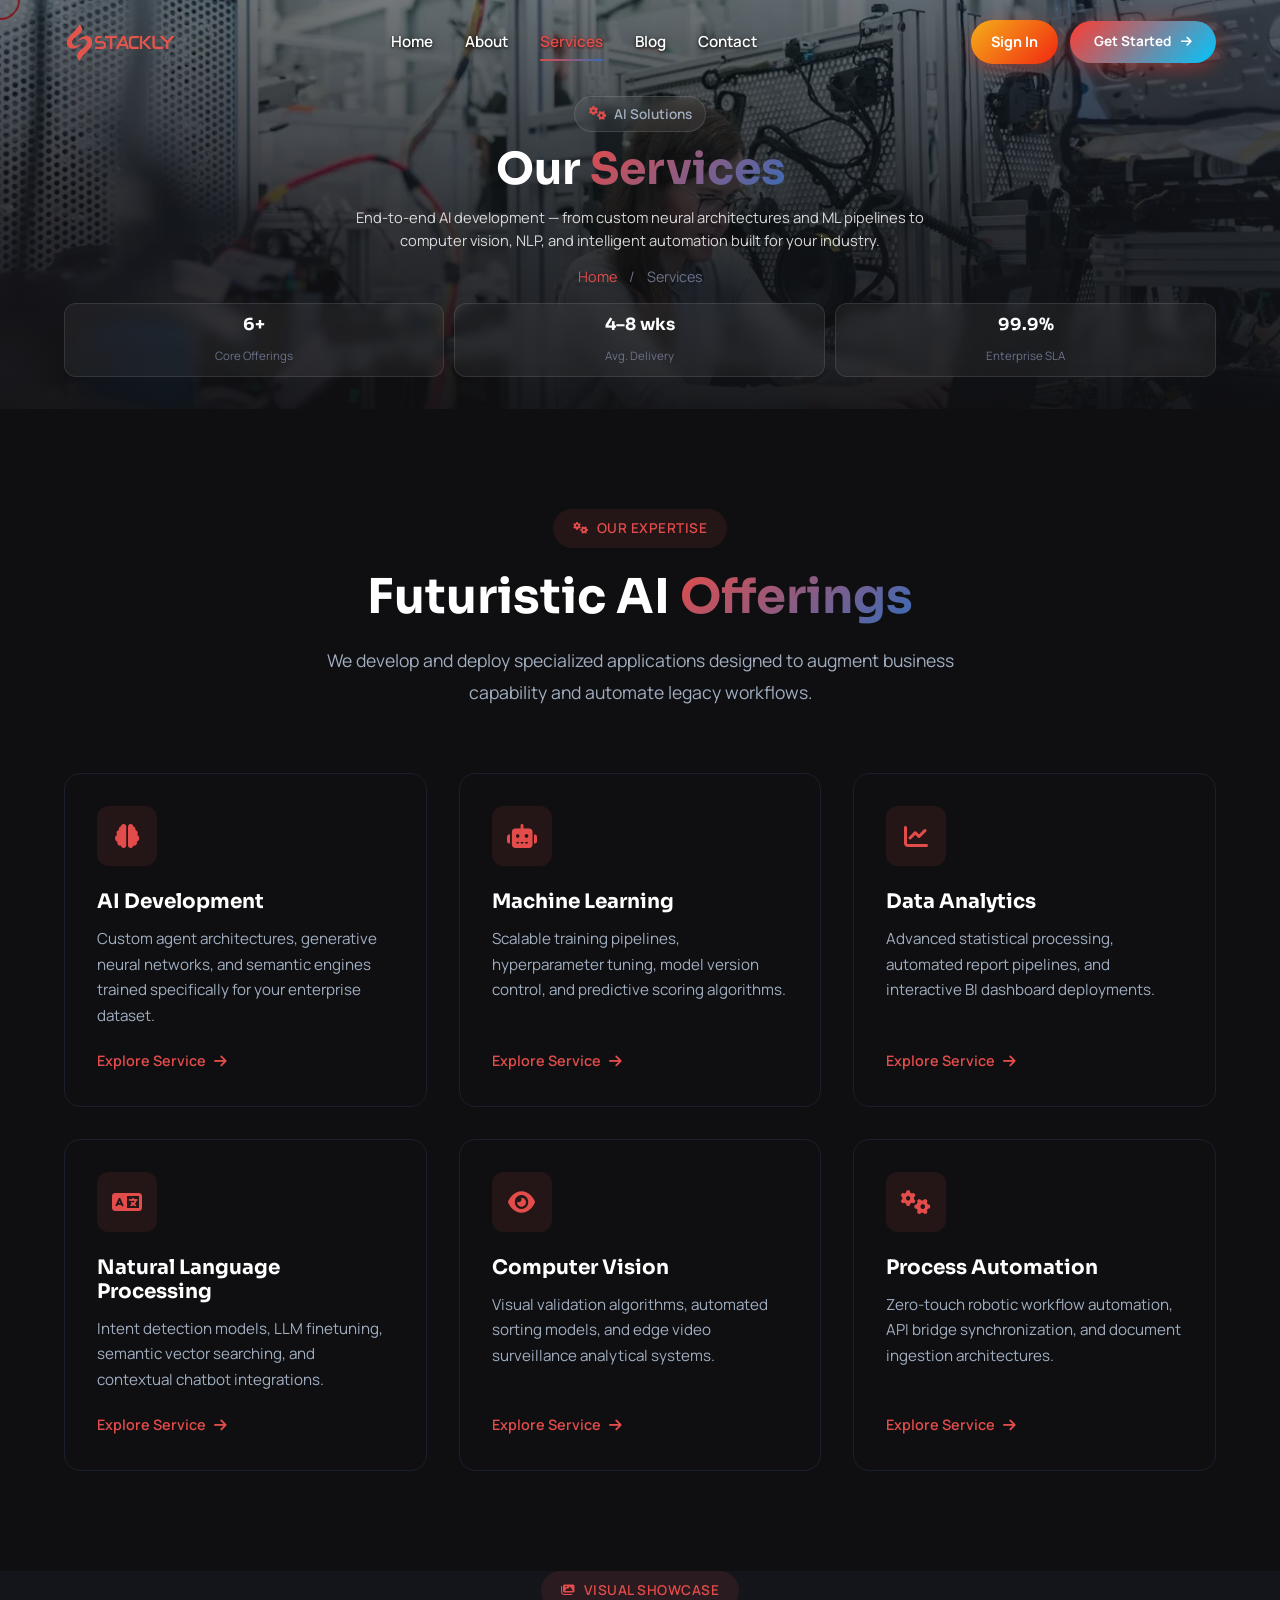
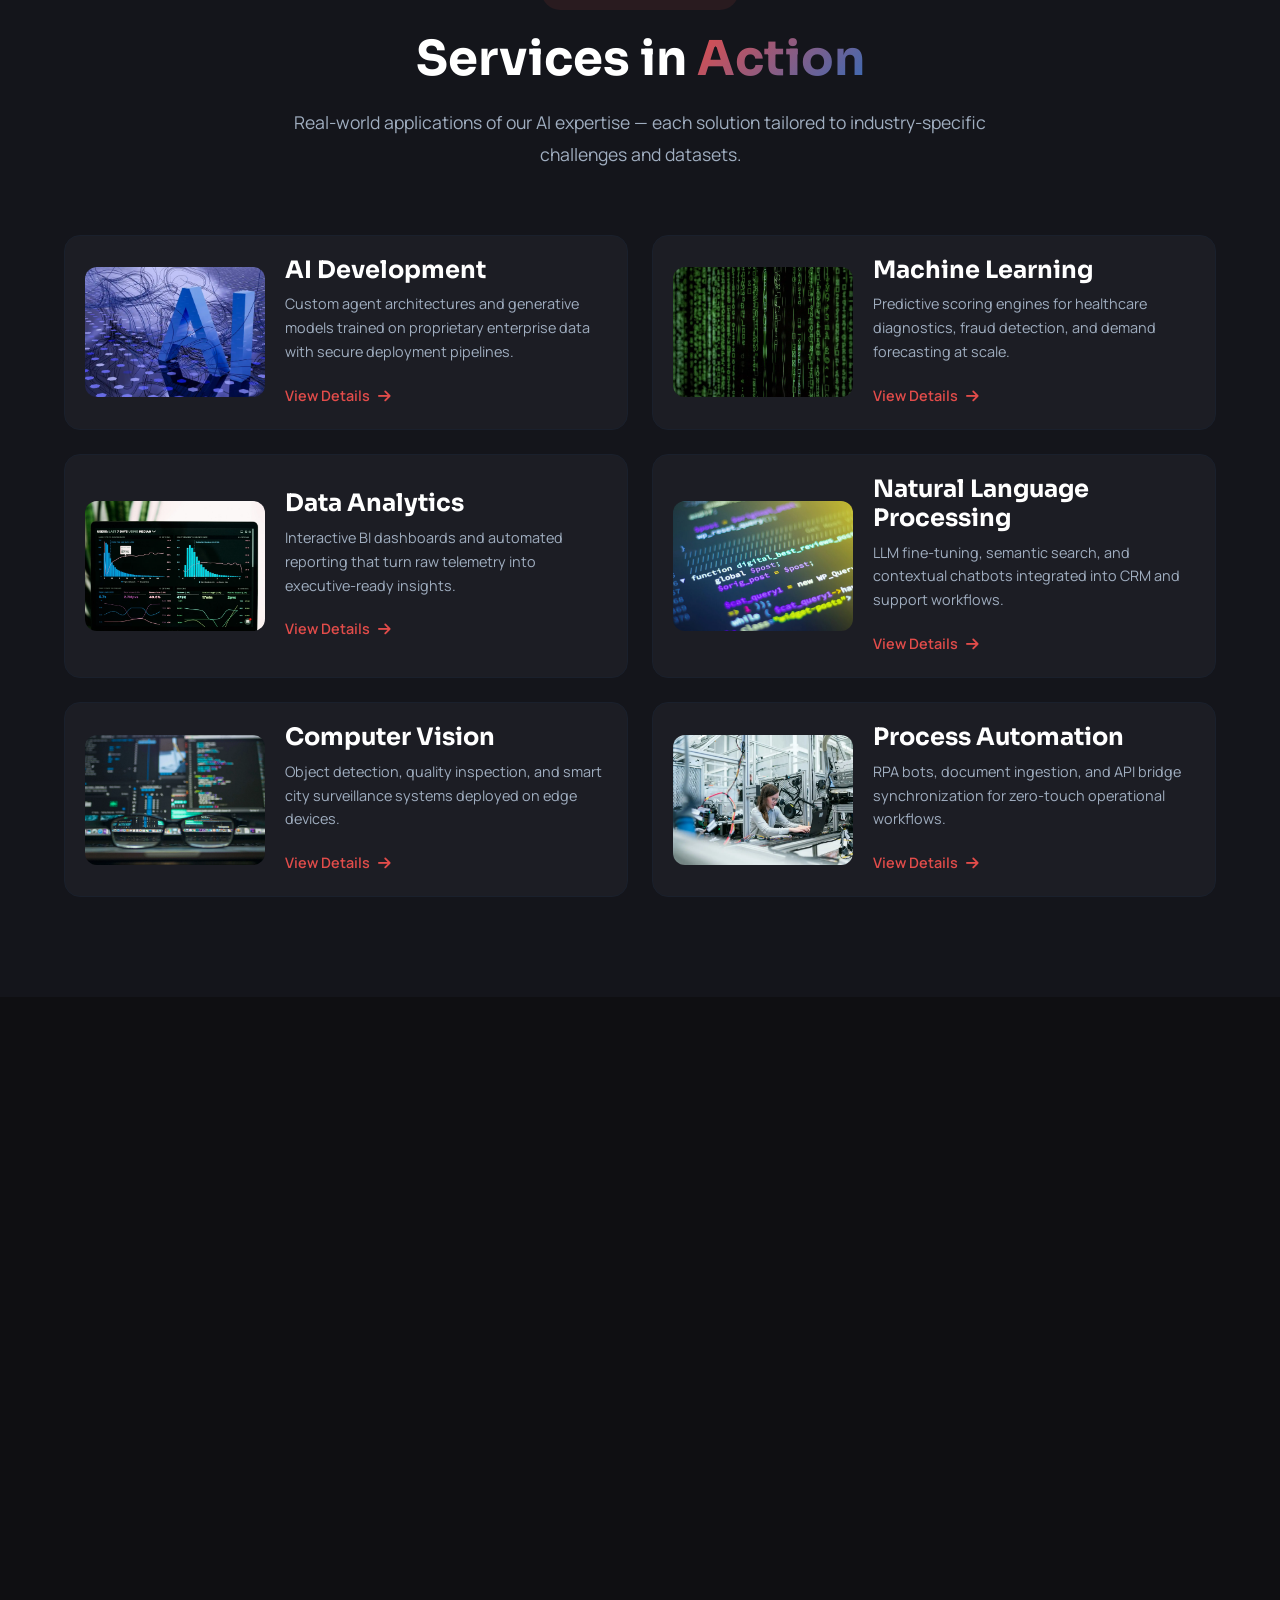
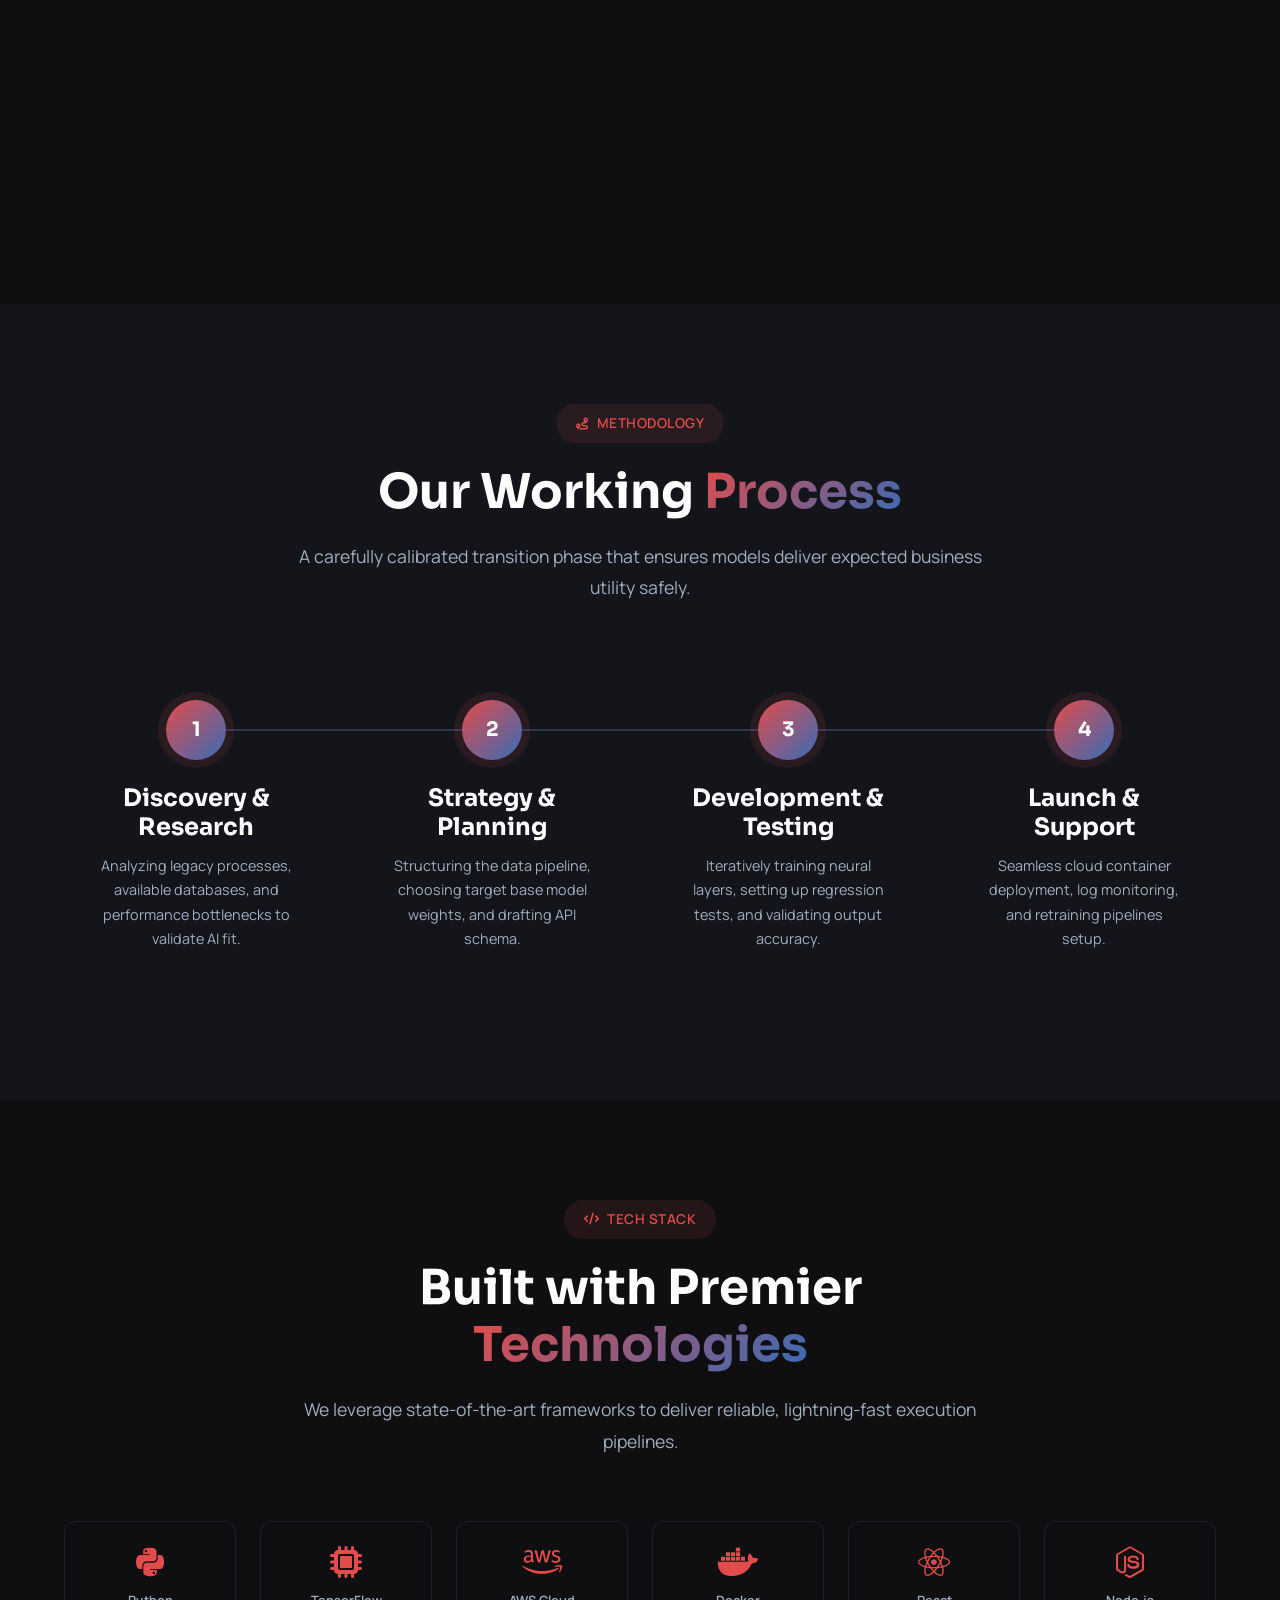
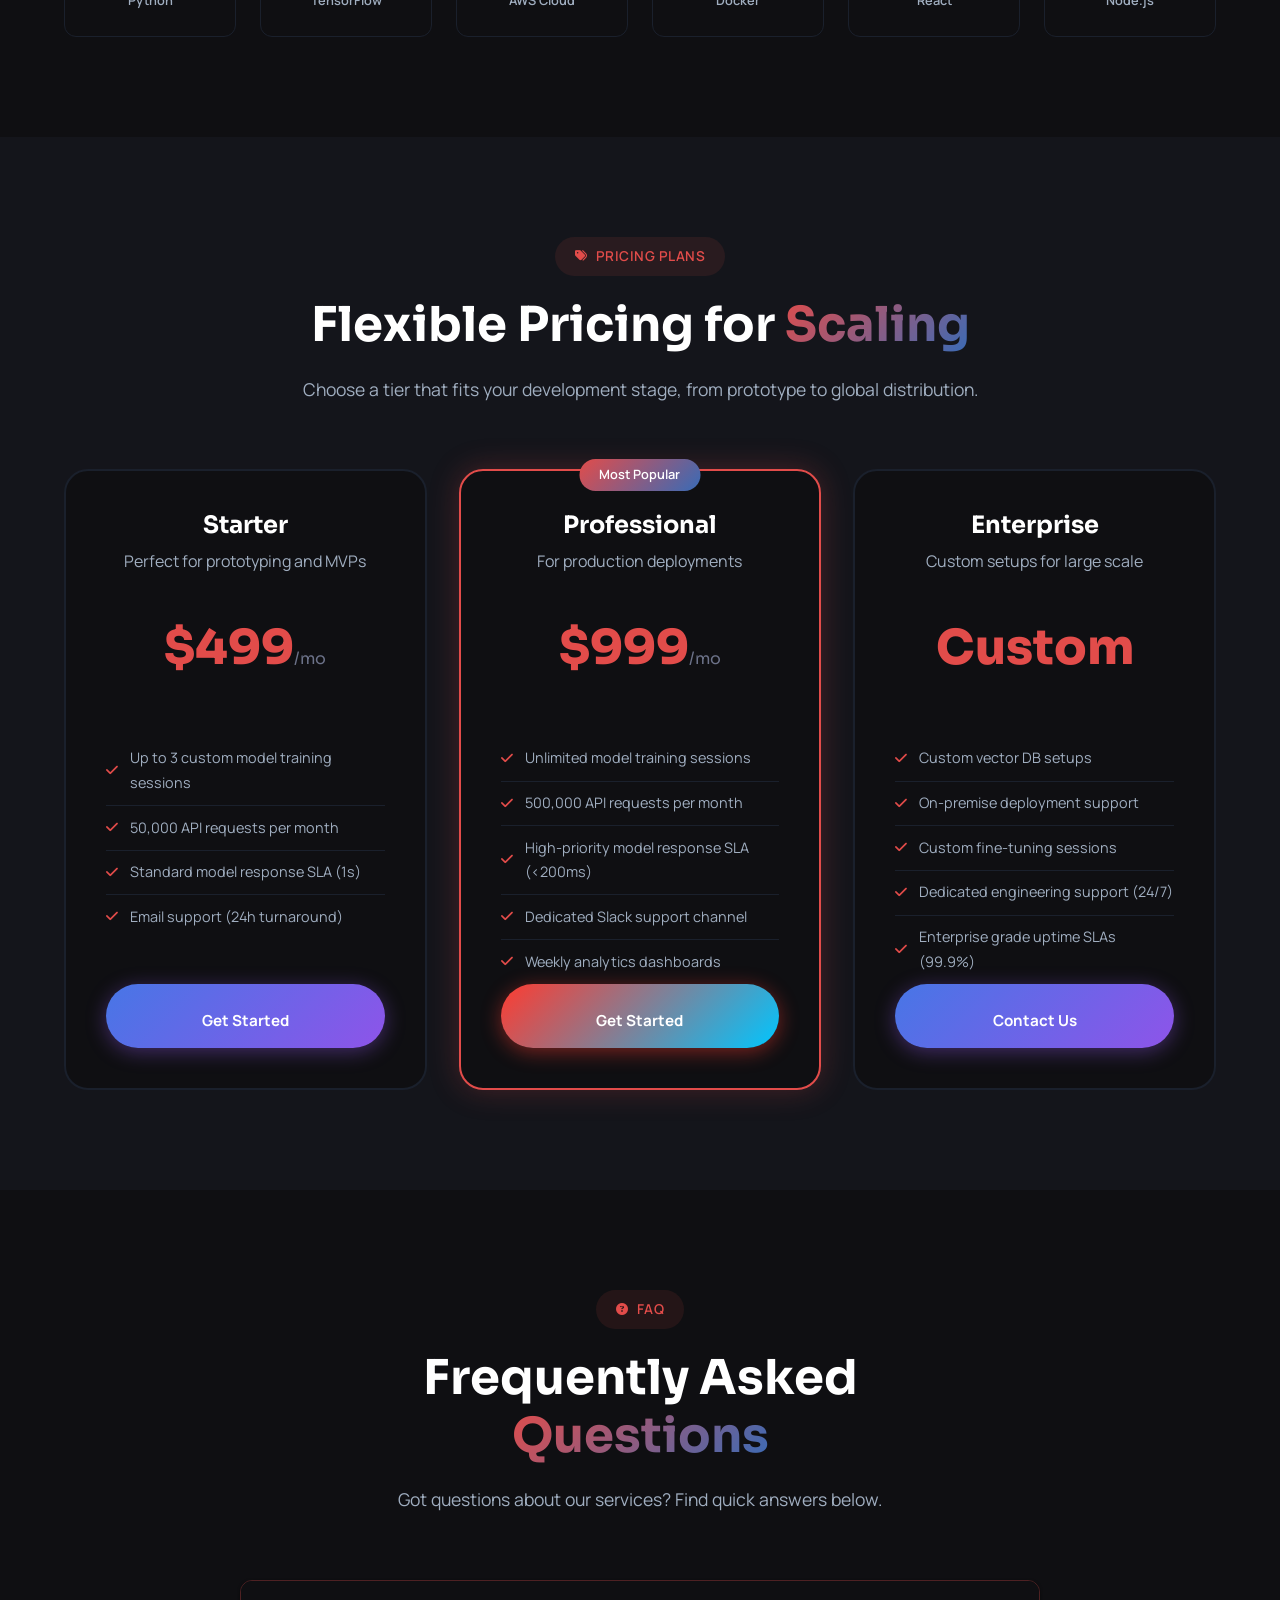
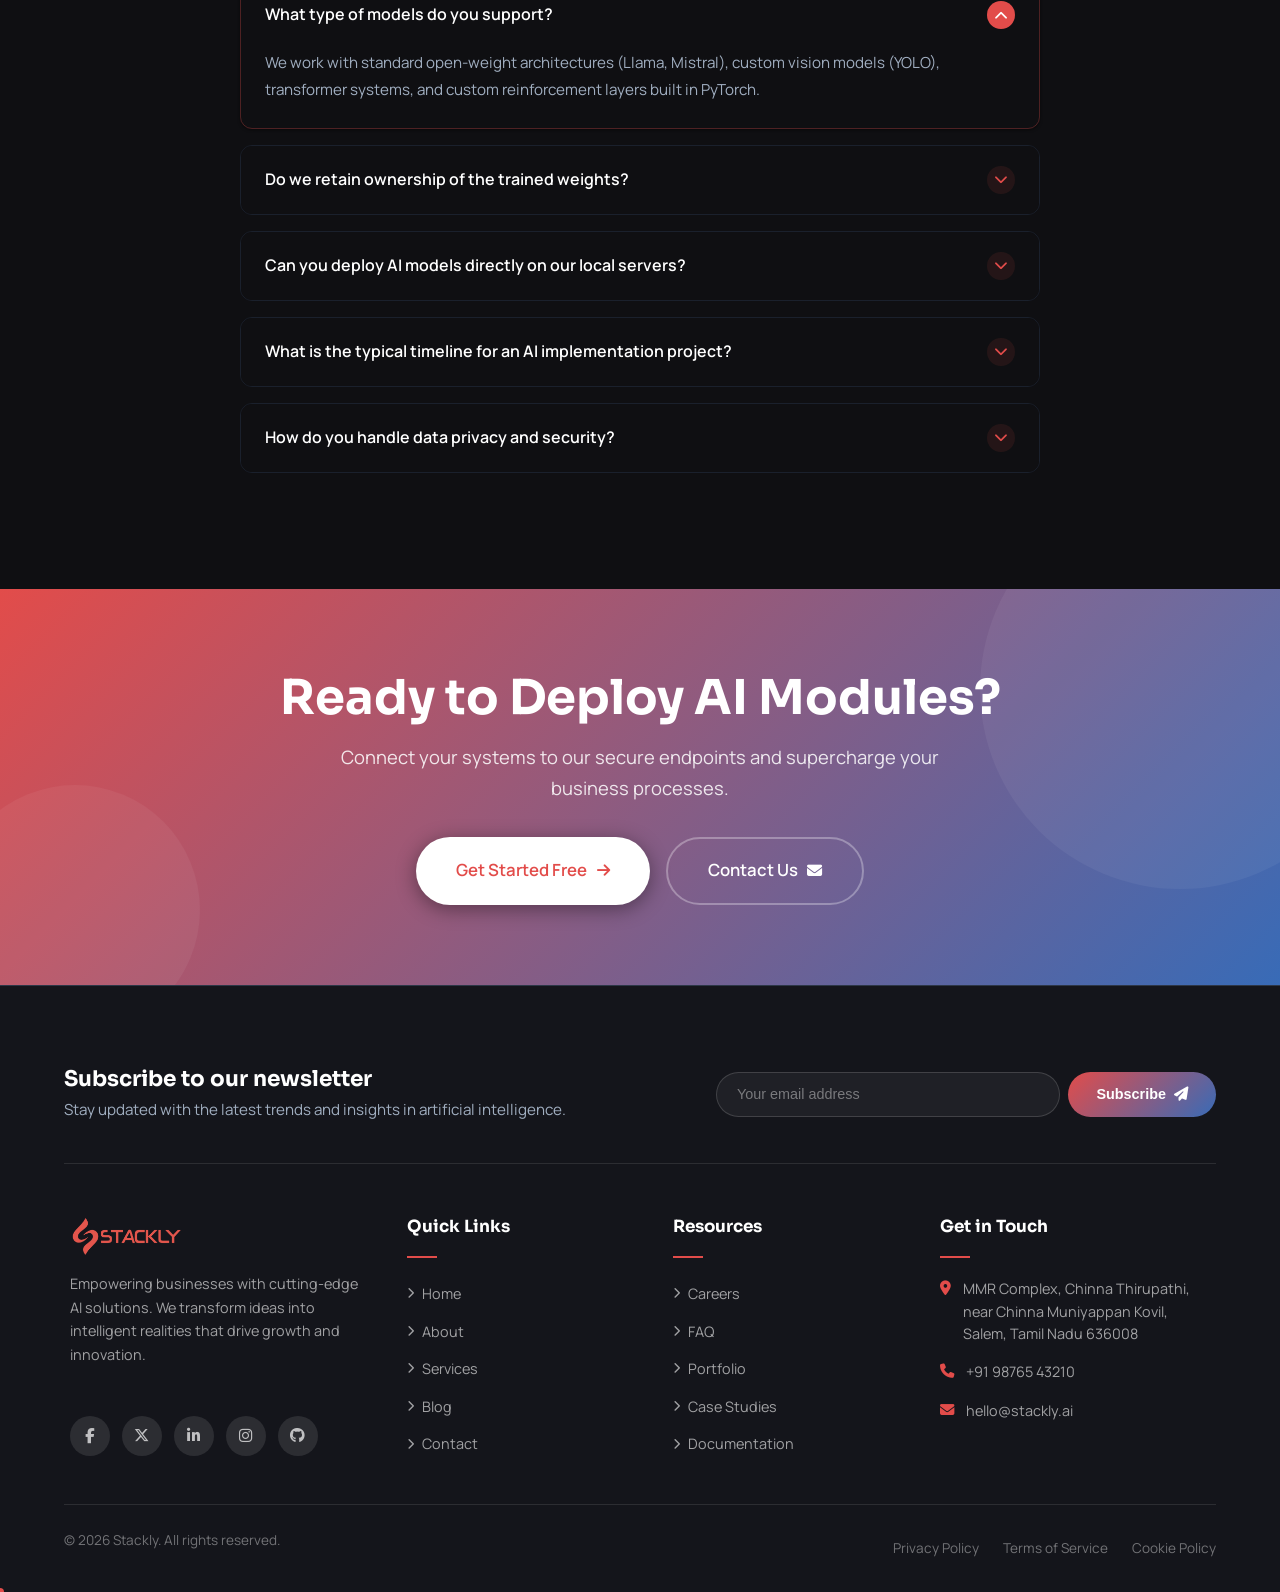
<file: services.html>
<!DOCTYPE html>
<html lang="en">
<head>
  <meta charset="UTF-8">
  <meta name="viewport" content="width=device-width, initial-scale=1.0">
  <meta name="description" content="Our Services — Stackly. Custom AI development, machine learning pipeline setup, data intelligence dashboard solutions.">
  <meta name="theme-color" content="#e24c4a">
  <title>Services — Stackly</title>
  <link rel="icon" type="image/webp" href="assets/top-logo.webp">
  <link rel="preconnect" href="https://fonts.googleapis.com">
  <link rel="preconnect" href="https://fonts.gstatic.com" crossorigin>
  <link href="https://fonts.googleapis.com/css2?family=Sora:wght@300;400;500;600;700;800&family=Manrope:wght@300;400;500;600;700;800&display=swap" rel="stylesheet">
  <link rel="stylesheet" href="https://cdnjs.cloudflare.com/ajax/libs/font-awesome/6.5.0/css/all.min.css">
  <link rel="stylesheet" href="style.css">
</head>
<body>
  <div class="preloader">
    <div class="preloader-content">
      <div class="preloader-circle">
        <div class="preloader-ring"></div>
        <img src="assets/logo.webp" alt="Loading..." class="preloader-logo">
      </div>
      <div class="preloader-text">Loading Stackly...</div>
    </div>
  </div>
  <div class="menu-overlay"></div>
  <nav class="navbar">
    <div class="container">
      <a href="index.html" class="navbar-logo">
        <img src="assets/logo.webp" alt="Stackly">
      </a>
      <div class="navbar-menu" id="navbarMenu">
        <div class="mobile-menu-header">
          <a href="index.html" class="mobile-menu-logo">
            <img src="assets/logo.webp" alt="Stackly">
          </a>
          <button type="button" class="mobile-menu-close" aria-label="Close Menu">
            <i class="fas fa-times"></i>
          </button>
        </div>
        <div class="mobile-menu-links">
          <a href="index.html">Home</a>
          <a href="about.html">About</a>
          <a href="services.html" class="active">Services</a>
          <a href="blog.html">Blog</a>
          <a href="contact.html">Contact</a>
        </div>
        <div class="mobile-menu-actions">
          <a href="signin.html" class="btn-signin btn-signin--mobile">Sign In</a>
          <a href="signup.html" class="btn btn-primary btn-sm">Get Started <i class="fas fa-arrow-right"></i></a>
        </div>
      </div>
      <div class="navbar-actions">
        <a href="signin.html" class="btn-signin">Sign In</a>
        <a href="signup.html" class="btn btn-primary btn-sm">Get Started <i class="fas fa-arrow-right"></i></a>
      </div>
      <button class="hamburger" aria-label="Toggle Menu">
        <span></span><span></span><span></span>
      </button>
    </div>
  </nav>
  <section class="page-hero">
    <div class="page-hero-bg" aria-hidden="true">
      <img src="assets/service-automation.webp" alt="">
    </div>
    <div class="page-hero-overlay"></div>
    <div class="container page-hero-inner">
      <span class="page-hero-badge"><i class="fas fa-cogs"></i> AI Solutions</span>
      <h1>Our <span class="text-gradient">Services</span></h1>
      <p class="page-hero-desc">End-to-end AI development — from custom neural architectures and ML pipelines to computer vision, NLP, and intelligent automation built for your industry.</p>
      <div class="breadcrumb">
        <a href="index.html">Home</a>
        <span>/</span>
        <span>Services</span>
      </div>
      <div class="page-hero-stats">
        <div class="page-hero-stat"><strong>6+</strong><span>Core Offerings</span></div>
        <div class="page-hero-stat"><strong>4–8 wks</strong><span>Avg. Delivery</span></div>
        <div class="page-hero-stat"><strong>99.9%</strong><span>Enterprise SLA</span></div>
      </div>
    </div>
  </section>
  <section class="section">
    <div class="container">
      <div class="section-header reveal">
        <span class="section-badge"><i class="fas fa-cogs"></i> Our Expertise</span>
        <h2 class="section-title">Futuristic AI <span class="gradient-text">Offerings</span></h2>
        <p class="section-desc">We develop and deploy specialized applications designed to augment business capability and automate legacy workflows.</p>
      </div>
      <div class="grid-3 stagger-children">
        <div class="card card-3d">
          <div class="card-icon"><i class="fas fa-brain"></i></div>
          <h4 class="card-title">AI Development</h4>
          <p class="card-text">Custom agent architectures, generative neural networks, and semantic engines trained specifically for your enterprise dataset.</p>
          <a href="404.html" class="card-link">Explore Service <i class="fas fa-arrow-right"></i></a>
        </div>
        <div class="card card-3d">
          <div class="card-icon"><i class="fas fa-robot"></i></div>
          <h4 class="card-title">Machine Learning</h4>
          <p class="card-text">Scalable training pipelines, hyperparameter tuning, model version control, and predictive scoring algorithms.</p>
          <a href="404.html" class="card-link">Explore Service <i class="fas fa-arrow-right"></i></a>
        </div>
        <div class="card card-3d">
          <div class="card-icon"><i class="fas fa-chart-line"></i></div>
          <h4 class="card-title">Data Analytics</h4>
          <p class="card-text">Advanced statistical processing, automated report pipelines, and interactive BI dashboard deployments.</p>
          <a href="404.html" class="card-link">Explore Service <i class="fas fa-arrow-right"></i></a>
        </div>
        <div class="card card-3d">
          <div class="card-icon"><i class="fas fa-language"></i></div>
          <h4 class="card-title">Natural Language Processing</h4>
          <p class="card-text">Intent detection models, LLM finetuning, semantic vector searching, and contextual chatbot integrations.</p>
          <a href="404.html" class="card-link">Explore Service <i class="fas fa-arrow-right"></i></a>
        </div>
        <div class="card card-3d">
          <div class="card-icon"><i class="fas fa-eye"></i></div>
          <h4 class="card-title">Computer Vision</h4>
          <p class="card-text">Visual validation algorithms, automated sorting models, and edge video surveillance analytical systems.</p>
          <a href="404.html" class="card-link">Explore Service <i class="fas fa-arrow-right"></i></a>
        </div>
        <div class="card card-3d">
          <div class="card-icon"><i class="fas fa-cogs"></i></div>
          <h4 class="card-title">Process Automation</h4>
          <p class="card-text">Zero-touch robotic workflow automation, API bridge synchronization, and document ingestion architectures.</p>
          <a href="404.html" class="card-link">Explore Service <i class="fas fa-arrow-right"></i></a>
        </div>
      </div>
    </div>
  </section>
  <section class="section" style="background: var(--bg-secondary); padding-top: 0;">
    <div class="container">
      <div class="section-header reveal">
        <span class="section-badge"><i class="fas fa-images"></i> Visual Showcase</span>
        <h2 class="section-title">Services in <span class="gradient-text">Action</span></h2>
        <p class="section-desc">Real-world applications of our AI expertise — each solution tailored to industry-specific challenges and datasets.</p>
      </div>
      <div class="service-showcase-grid stagger-children">
        <div class="service-showcase">
          <div class="service-showcase__thumb">
            <img src="assets/hero-ai.webp" alt="AI Development">
          </div>
          <div class="service-showcase__content">
            <h4>AI Development</h4>
            <p>Custom agent architectures and generative models trained on proprietary enterprise data with secure deployment pipelines.</p>
            <a href="404.html" class="card-link">View Details <i class="fas fa-arrow-right"></i></a>
          </div>
        </div>
        <div class="service-showcase">
          <div class="service-showcase__thumb">
            <img src="assets/service-ml.webp" alt="Machine Learning">
          </div>
          <div class="service-showcase__content">
            <h4>Machine Learning</h4>
            <p>Predictive scoring engines for healthcare diagnostics, fraud detection, and demand forecasting at scale.</p>
            <a href="404.html" class="card-link">View Details <i class="fas fa-arrow-right"></i></a>
          </div>
        </div>
        <div class="service-showcase">
          <div class="service-showcase__thumb">
            <img src="assets/service-analytics.webp" alt="Data Analytics">
          </div>
          <div class="service-showcase__content">
            <h4>Data Analytics</h4>
            <p>Interactive BI dashboards and automated reporting that turn raw telemetry into executive-ready insights.</p>
            <a href="404.html" class="card-link">View Details <i class="fas fa-arrow-right"></i></a>
          </div>
        </div>
        <div class="service-showcase">
          <div class="service-showcase__thumb">
            <img src="assets/blog-3.webp" alt="Natural Language Processing">
          </div>
          <div class="service-showcase__content">
            <h4>Natural Language Processing</h4>
            <p>LLM fine-tuning, semantic search, and contextual chatbots integrated into CRM and support workflows.</p>
            <a href="404.html" class="card-link">View Details <i class="fas fa-arrow-right"></i></a>
          </div>
        </div>
        <div class="service-showcase">
          <div class="service-showcase__thumb">
            <img src="assets/service-vision.webp" alt="Computer Vision">
          </div>
          <div class="service-showcase__content">
            <h4>Computer Vision</h4>
            <p>Object detection, quality inspection, and smart city surveillance systems deployed on edge devices.</p>
            <a href="404.html" class="card-link">View Details <i class="fas fa-arrow-right"></i></a>
          </div>
        </div>
        <div class="service-showcase">
          <div class="service-showcase__thumb">
            <img src="assets/service-automation.webp" alt="Process Automation">
          </div>
          <div class="service-showcase__content">
            <h4>Process Automation</h4>
            <p>RPA bots, document ingestion, and API bridge synchronization for zero-touch operational workflows.</p>
            <a href="404.html" class="card-link">View Details <i class="fas fa-arrow-right"></i></a>
          </div>
        </div>
      </div>
    </div>
  </section>
  <section class="section">
    <div class="container">
      <div class="section-header reveal">
        <span class="section-badge"><i class="fas fa-briefcase"></i> Case Studies</span>
        <h2 class="section-title">Proven <span class="gradient-text">Results</span></h2>
        <p class="section-desc">Selected deployments showcasing measurable impact across healthcare, urban tech, and enterprise automation.</p>
      </div>
      <div class="image-card-grid stagger-children">
        <article class="image-card">
          <div class="image-card__media">
            <img src="assets/blog-1.webp" alt="Healthcare AI case study">
            <span class="image-card__tag">Healthcare</span>
          </div>
          <div class="image-card__body">
            <h4>Clinical Diagnostic Assistant</h4>
            <p>Reduced report analysis time by 68% using vision models trained on anonymized radiology datasets.</p>
            <a href="404.html" class="card-link">View Case Study <i class="fas fa-arrow-right"></i></a>
          </div>
        </article>
        <article class="image-card">
          <div class="image-card__media">
            <img src="assets/blog-2.webp" alt="Smart city case study">
            <span class="image-card__tag">Smart Cities</span>
          </div>
          <div class="image-card__body">
            <h4>Urban Traffic Intelligence</h4>
            <p>ML routing models cut peak-hour congestion by 22% across a 40-intersection pilot network.</p>
            <a href="404.html" class="card-link">View Case Study <i class="fas fa-arrow-right"></i></a>
          </div>
        </article>
        <article class="image-card">
          <div class="image-card__media">
            <img src="assets/service-enterprise.webp" alt="Enterprise automation case study">
            <span class="image-card__tag">Automation</span>
          </div>
          <div class="image-card__body">
            <h4>Enterprise Workflow Engine</h4>
            <p>Automated 14 legacy manual processes, saving 2,400 staff hours per quarter for a logistics client.</p>
            <a href="404.html" class="card-link">View Case Study <i class="fas fa-arrow-right"></i></a>
          </div>
        </article>
      </div>
    </div>
  </section>
  <section class="section" style="background: var(--bg-secondary);">
    <div class="container">
      <div class="section-header reveal">
        <span class="section-badge"><i class="fas fa-route"></i> Methodology</span>
        <h2 class="section-title">Our Working <span class="gradient-text">Process</span></h2>
        <p class="section-desc">A carefully calibrated transition phase that ensures models deliver expected business utility safely.</p>
      </div>
      <div class="process-steps-grid stagger-children">
        <div class="process-step">
          <div class="process-step-number">1</div>
          <h4>Discovery & Research</h4>
          <p>Analyzing legacy processes, available databases, and performance bottlenecks to validate AI fit.</p>
        </div>
        <div class="process-step">
          <div class="process-step-number">2</div>
          <h4>Strategy & Planning</h4>
          <p>Structuring the data pipeline, choosing target base model weights, and drafting API schema.</p>
        </div>
        <div class="process-step">
          <div class="process-step-number">3</div>
          <h4>Development & Testing</h4>
          <p>Iteratively training neural layers, setting up regression tests, and validating output accuracy.</p>
        </div>
        <div class="process-step">
          <div class="process-step-number">4</div>
          <h4>Launch & Support</h4>
          <p>Seamless cloud container deployment, log monitoring, and retraining pipelines setup.</p>
        </div>
      </div>
    </div>
  </section>
  <section class="section">
    <div class="container">
      <div class="section-header reveal">
        <span class="section-badge"><i class="fas fa-code"></i> Tech Stack</span>
        <h2 class="section-title">Built with Premier <span class="gradient-text">Technologies</span></h2>
        <p class="section-desc">We leverage state-of-the-art frameworks to deliver reliable, lightning-fast execution pipelines.</p>
      </div>
      <div class="tech-grid stagger-children">
        <div class="tech-item">
          <i class="fab fa-python"></i>
          <span>Python</span>
        </div>
        <div class="tech-item">
          <i class="fas fa-microchip"></i>
          <span>TensorFlow</span>
        </div>
        <div class="tech-item">
          <i class="fab fa-aws"></i>
          <span>AWS Cloud</span>
        </div>
        <div class="tech-item">
          <i class="fab fa-docker"></i>
          <span>Docker</span>
        </div>
        <div class="tech-item">
          <i class="fab fa-react"></i>
          <span>React</span>
        </div>
        <div class="tech-item">
          <i class="fab fa-node-js"></i>
          <span>Node.js</span>
        </div>
      </div>
    </div>
  </section>
  <section class="section" style="background: var(--bg-secondary);">
    <div class="container">
      <div class="section-header reveal">
        <span class="section-badge"><i class="fas fa-tags"></i> Pricing Plans</span>
        <h2 class="section-title">Flexible Pricing for <span class="gradient-text">Scaling</span></h2>
        <p class="section-desc">Choose a tier that fits your development stage, from prototype to global distribution.</p>
      </div>
      <div class="grid-3 stagger-children">
        <div class="pricing-card">
          <h4>Starter</h4>
          <p>Perfect for prototyping and MVPs</p>
          <div class="pricing-price">$499<span>/mo</span></div>
          <ul class="pricing-features">
            <li><i class="fas fa-check"></i> Up to 3 custom model training sessions</li>
            <li><i class="fas fa-check"></i> 50,000 API requests per month</li>
            <li><i class="fas fa-check"></i> Standard model response SLA (1s)</li>
            <li><i class="fas fa-check"></i> Email support (24h turnaround)</li>
          </ul>
          <a href="signup.html" class="btn btn-secondary" style="width:100%;">Get Started</a>
        </div>
        <div class="pricing-card popular">
          <h4>Professional</h4>
          <p>For production deployments</p>
          <div class="pricing-price">$999<span>/mo</span></div>
          <ul class="pricing-features">
            <li><i class="fas fa-check"></i> Unlimited model training sessions</li>
            <li><i class="fas fa-check"></i> 500,000 API requests per month</li>
            <li><i class="fas fa-check"></i> High-priority model response SLA (<200ms)</li>
            <li><i class="fas fa-check"></i> Dedicated Slack support channel</li>
            <li><i class="fas fa-check"></i> Weekly analytics dashboards</li>
          </ul>
          <a href="signup.html" class="btn btn-primary" style="width:100%;">Get Started</a>
        </div>
        <div class="pricing-card">
          <h4>Enterprise</h4>
          <p>Custom setups for large scale</p>
          <div class="pricing-price">Custom</div>
          <ul class="pricing-features">
            <li><i class="fas fa-check"></i> Custom vector DB setups</li>
            <li><i class="fas fa-check"></i> On-premise deployment support</li>
            <li><i class="fas fa-check"></i> Custom fine-tuning sessions</li>
            <li><i class="fas fa-check"></i> Dedicated engineering support (24/7)</li>
            <li><i class="fas fa-check"></i> Enterprise grade uptime SLAs (99.9%)</li>
          </ul>
          <a href="contact.html" class="btn btn-secondary" style="width:100%;">Contact Us</a>
        </div>
      </div>
    </div>
  </section>
  <section class="section">
    <div class="container">
      <div class="section-header reveal">
        <span class="section-badge"><i class="fas fa-question-circle"></i> FAQ</span>
        <h2 class="section-title">Frequently Asked <span class="gradient-text">Questions</span></h2>
        <p class="section-desc">Got questions about our services? Find quick answers below.</p>
      </div>
      <div class="accordion stagger-children" style="max-width: 800px; margin: 0 auto;">
        <div class="accordion-item">
          <div class="accordion-header">
            <span>What type of models do you support?</span>
            <span class="accordion-icon"><i class="fas fa-chevron-down"></i></span>
          </div>
          <div class="accordion-body">
            <div class="accordion-body-inner">
              We work with standard open-weight architectures (Llama, Mistral), custom vision models (YOLO), transformer systems, and custom reinforcement layers built in PyTorch.
            </div>
          </div>
        </div>
        <div class="accordion-item">
          <div class="accordion-header">
            <span>Do we retain ownership of the trained weights?</span>
            <span class="accordion-icon"><i class="fas fa-chevron-down"></i></span>
          </div>
          <div class="accordion-body">
            <div class="accordion-body-inner">
              Yes, absolutely. All fine-tuned models, datasets, weights, and application codebase remain 100% your proprietary IP.
            </div>
          </div>
        </div>
        <div class="accordion-item">
          <div class="accordion-header">
            <span>Can you deploy AI models directly on our local servers?</span>
            <span class="accordion-icon"><i class="fas fa-chevron-down"></i></span>
          </div>
          <div class="accordion-body">
            <div class="accordion-body-inner">
              Yes. Under our Enterprise tier, we build secure local Docker clusters that keep your calculations entirely inside your corporate LAN framework.
            </div>
          </div>
        </div>
        <div class="accordion-item">
          <div class="accordion-header">
            <span>What is the typical timeline for an AI implementation project?</span>
            <span class="accordion-icon"><i class="fas fa-chevron-down"></i></span>
          </div>
          <div class="accordion-body">
            <div class="accordion-body-inner">
              A standard custom AI model integration goes from discovery to deployment in 4 to 8 weeks, depending on data cleanliness.
            </div>
          </div>
        </div>
        <div class="accordion-item">
          <div class="accordion-header">
            <span>How do you handle data privacy and security?</span>
            <span class="accordion-icon"><i class="fas fa-chevron-down"></i></span>
          </div>
          <div class="accordion-body">
            <div class="accordion-body-inner">
              We encrypt all client telemetry datasets during transfer and rest, following strict ISO and GDPR data compliance guidelines.
            </div>
          </div>
        </div>
      </div>
    </div>
  </section>
  <section class="cta-banner">
    <div class="container">
      <h2 class="reveal">Ready to Deploy AI Modules?</h2>
      <p class="reveal">Connect your systems to our secure endpoints and supercharge your business processes.</p>
      <div class="reveal" style="display: flex; gap: 1rem; justify-content: center; flex-wrap: wrap;">
        <a href="signup.html" class="btn btn-white btn-lg">Get Started Free <i class="fas fa-arrow-right"></i></a>
        <a href="contact.html" class="btn btn-outline btn-lg" style="border-color: rgba(255,255,255,0.3); color: white;">Contact Us <i class="fas fa-envelope"></i></a>
      </div>
    </div>
  </section>
  <footer class="footer">
    <div class="container">
        <div class="footer-newsletter-row">
          <div class="newsletter-info">
            <h4>Subscribe to our newsletter</h4>
            <p>Stay updated with the latest trends and insights in artificial intelligence.</p>
          </div>
          <form class="newsletter-form">
            <input type="email" placeholder="Your email address" required>
            <button type="submit" aria-label="Subscribe">Subscribe <i class="fas fa-paper-plane"></i></button>
          </form>
        </div>
      <div class="footer-grid">
        <div class="footer-brand">
          <a href="index.html" class="footer-logo" aria-label="Stackly Home">
            <img src="assets/logo.webp" alt="Stackly">
          </a>
          <p>Empowering businesses with cutting-edge AI solutions. We transform ideas into intelligent realities that drive growth and innovation.</p>
          <div class="footer-socials">
            <a href="404.html" aria-label="Facebook"><i class="fab fa-facebook-f"></i></a>
            <a href="404.html" aria-label="X"><i class="fab fa-x-twitter"></i></a>
            <a href="404.html" aria-label="LinkedIn"><i class="fab fa-linkedin-in"></i></a>
            <a href="404.html" aria-label="Instagram"><i class="fab fa-instagram"></i></a>
            <a href="404.html" aria-label="GitHub"><i class="fab fa-github"></i></a>
          </div>
        </div>
        <div class="footer-col">
          <h4>Quick Links</h4>
          <ul class="footer-links">
            <li><a href="index.html"><i class="fas fa-chevron-right"></i> Home</a></li>
            <li><a href="about.html"><i class="fas fa-chevron-right"></i> About</a></li>
            <li><a href="services.html"><i class="fas fa-chevron-right"></i> Services</a></li>
            <li><a href="blog.html"><i class="fas fa-chevron-right"></i> Blog</a></li>
            <li><a href="contact.html"><i class="fas fa-chevron-right"></i> Contact</a></li>
          </ul>
        </div>
        <div class="footer-col">
          <h4>Resources</h4>
          <ul class="footer-links">
            <li><a href="404.html"><i class="fas fa-chevron-right"></i> Careers</a></li>
            <li><a href="404.html"><i class="fas fa-chevron-right"></i> FAQ</a></li>
            <li><a href="404.html"><i class="fas fa-chevron-right"></i> Portfolio</a></li>
            <li><a href="404.html"><i class="fas fa-chevron-right"></i> Case Studies</a></li>
            <li><a href="404.html"><i class="fas fa-chevron-right"></i> Documentation</a></li>
          </ul>
        </div>
        <div class="footer-col">
          <h4>Get in Touch</h4>
          <ul class="footer-contact">
            <li><i class="fas fa-map-marker-alt"></i> MMR Complex, Chinna Thirupathi, near Chinna Muniyappan Kovil, Salem, Tamil Nadu 636008</li>
            <li><i class="fas fa-phone"></i> +91 98765 43210</li>
            <li><i class="fas fa-envelope"></i> hello@stackly.ai</li>
          </ul>
        </div>
      </div>
      <div class="footer-bottom">
        <p>&copy; 2026 Stackly. All rights reserved.</p>
        <div class="footer-bottom-links">
          <a href="404.html">Privacy Policy</a>
          <a href="404.html">Terms of Service</a>
          <a href="404.html">Cookie Policy</a>
        </div>
      </div>
    </div>
  </footer>
  <button class="scroll-top" aria-label="Scroll to top">
    <i class="fas fa-arrow-up"></i>
  </button>
  <script src="script.js"></script>
</body>
</html>
</file>
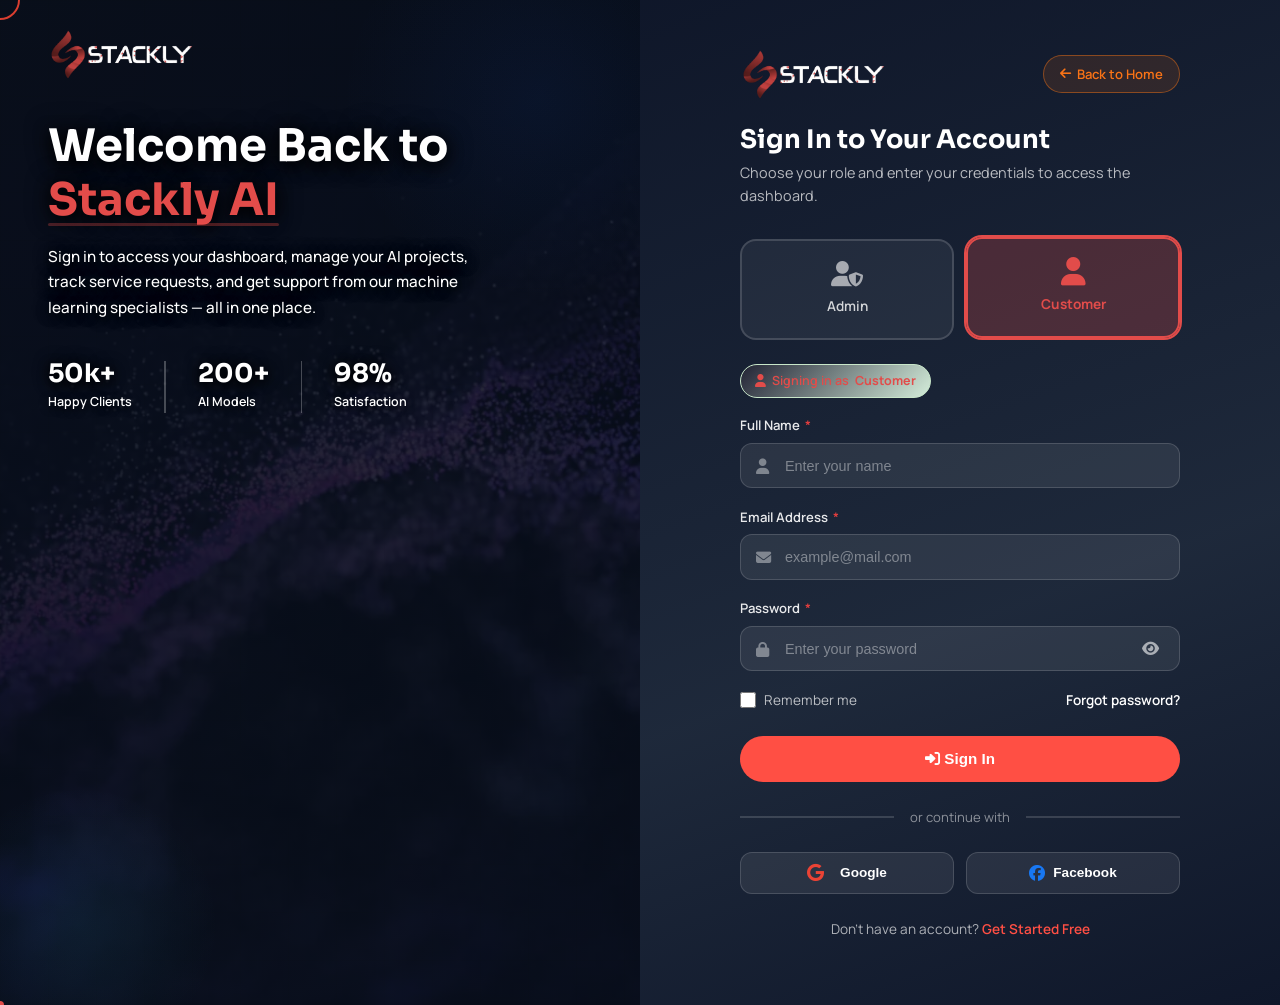
<file: signin.html>
<!DOCTYPE html>
<html lang="en">
<head>
  <meta charset="UTF-8" />
  <meta name="viewport" content="width=device-width, initial-scale=1.0" />
  <meta name="description" content="Sign In to Stackly — AI Agency & Technology Platform" />
  <meta name="theme-color" content="#2563eb" />
  <title>Sign In - Stackly</title>
  <link rel="preconnect" href="https://fonts.googleapis.com" />
  <link rel="preconnect" href="https://fonts.gstatic.com" crossorigin />
  <link href="https://fonts.googleapis.com/css2?family=Playfair+Display:wght@400;500;600;700;800&family=DM+Sans:wght@300;400;500;600;700&display=swap" rel="stylesheet" />
  <link rel="stylesheet" href="https://cdnjs.cloudflare.com/ajax/libs/font-awesome/6.5.0/css/all.min.css" />
  <link rel="stylesheet" href="style.css" />
  <style>
    :root {
      --clr-primary: #e24c4a;
      --clr-primary-light: rgba(226, 76, 74, 0.2);
      --clr-primary-pale: rgba(226, 76, 74, 0.05);
      --clr-accent: #ff4f44;
      --clr-bg: #0F0F12;
      --clr-white: #ffffff;
      --clr-border: #2D3748;
      --clr-text-dark: #FFFFFF;
      --clr-text-body: #A0AEC0;
      --clr-text-muted: #6C7289;
      --clr-text-light: #A0AEC0;

      --r-md: 12px;
      --r-lg: 16px;
      --r-full: 9999px;

      --ease: cubic-bezier(0.4, 0, 0.2, 1);
      --dur-base: 0.25s;
    }
    .signin-page {
      min-height: 100vh;
      min-height: 100dvh;
      display: grid;
      grid-template-columns: 1fr 1fr;
      overflow: hidden;
      overflow-x: hidden;
      max-width: 100%;
      width: 100%;
    }
    .signin-visual {
      position: relative;
      display: flex;
      flex-direction: column;
      align-items: flex-start;
      justify-content: flex-start; padding-top: 15%;
      padding: 3rem;
      overflow: hidden;
      background: linear-gradient(160deg, var(--clr-primary-pale) 0%, var(--clr-bg) 100%);
    }
    .signin-visual__bg {
      position: absolute;
      inset: 0;
      background: url('assets/hero-aquarium.webp') center/cover no-repeat !important;
      opacity: 2.0;
      z-index: 0;
    }
    .signin-visual__overlay {
      position: absolute;
      inset: 0;
      background: linear-gradient(135deg, rgba(8, 15, 25, 0.95), rgba(8, 15, 25, 0.8));
      z-index: 1;
    }
    .signin-visual__pattern {
      position: absolute;
      inset: 0;
      background-image:
        linear-gradient(rgba(0,0,0,0.02) 1px, transparent 1px),
        linear-gradient(90deg, rgba(0,0,0,0.02) 1px, transparent 1px);
      background-size: 48px 48px;
      z-index: 2;
      pointer-events: none;
    }
    .signin-visual__decor-circle {
      position: absolute;
      border-radius: 50%;
      pointer-events: none;
      z-index: 2;
    }
    .signin-visual__decor-circle--1 {
      width: 400px;
      height: 400px;
      top: -100px;
      right: -100px;
      background: radial-gradient(circle, rgba(37,99,235,0.08) 0%, transparent 70%);
      animation: float-slow 12s ease-in-out infinite;
    }
    .signin-visual__decor-circle--2 {
      width: 280px;
      height: 280px;
      bottom: -60px;
      left: -60px;
      background: radial-gradient(circle, rgba(56,189,248,0.08) 0%, transparent 70%);
      animation: float-slow 16s ease-in-out infinite reverse;
    }
    .signin-visual__content {
      position: relative;
      z-index: 3;
      max-width: 420px;
      transform: translateY(-20px);
    }
    .signin-visual__logo {
      display: inline-flex;
      align-items: center;
      gap: 0.55rem;
      margin-bottom: 0;
      text-decoration: none;
      width: fit-content;
    }
    .signin-visual__logo img {
      width: 120px;
      height: 120px;
      object-fit: contain;
      filter: none;
    }
    .signin-visual__logo-text {
      font-family: var(--font-heading);
      font-size: 1.8rem;
      font-weight: 700;
      color: var(--clr-text-dark);
    }
    .signin-visual__logo-text span {
      color: var(--clr-primary);
    }
    .signin-visual .logo-brand,
    .signin-form-side .logo-brand {
      font-family: var(--font-heading);
      font-size: 1.5rem;
      font-weight: 700;
      color: #fff;
      text-decoration: none;
      display: inline-flex;
      align-items: center;
      gap: 0.55rem;
    }
    .signin-visual .logo-brand img,
    .signin-form-side .logo-brand img,
    .auth-form-logo img {
      height: 52px;
      width: auto;
      display: block;
    }
    .signin-visual .logo-brand .logo-accent,
    .signin-form-side .logo-brand .logo-accent { color: #38bdf8; }
    .signin-visual .logo-brand i,
    .signin-form-side .logo-brand i { color: #38bdf8; font-size: 1.2rem; }
    .signin-visual__tagline {
      font-family: var(--font-heading);
      font-size: clamp(1.8rem, 3.5vw, 2.8rem);
      font-weight: 700;
      color: #ffffff;
        text-shadow: 0 4px 16px rgba(0,0,0,1), 0 0 24px rgba(0,0,0,0.9);
      line-height: 1.2;
      margin-bottom: 1rem;
    }
    .signin-visual__tagline em {
      color: var(--clr-primary);
      font-style: normal;
      position: relative;
    }
    .signin-visual__tagline em::after {
      content: '';
      position: absolute;
      bottom: 2px;
      left: 0;
      width: 100%;
      height: 3px;
      background: linear-gradient(90deg, var(--clr-primary), var(--clr-accent));
      border-radius: var(--r-full);
      opacity: 0.3;
    }
    .signin-visual__text {
      font-size: 0.95rem;
      color: #ffffff;
        text-shadow: 0 3px 12px rgba(0,0,0,1), 0 0 16px rgba(0,0,0,0.9);
        font-weight: 500;
      line-height: 1.7;
      margin-bottom: 2.5rem;
    }
    .signin-visual__stats {
      display: flex;
      gap: 2rem;
    }
    .signin-visual__stat {
      text-align: left;
    }
    .signin-visual__stat-num {
      font-family: var(--font-heading);
      font-size: 1.6rem;
      font-weight: 700;
      color: #ffffff;
        text-shadow: 0 3px 12px rgba(0,0,0,1), 0 0 16px rgba(0,0,0,0.9);
      line-height: 1;
    }
    .signin-visual__stat-label {
      font-size: 0.78rem;
      color: #ffffff;
        text-shadow: 0 2px 8px rgba(0,0,0,1);
        font-weight: 600;
      margin-top: 0.3rem;
    }
    .signin-visual__stat-divider {
      width: 1.5px;
      background: rgba(255, 255, 255, 0.25);
      align-self: stretch;
    }
    .form-back-btn {
      padding: 0.45rem 1rem;
      border-radius: var(--r-full);
      background: rgba(249, 115, 22, 0.12);
      border: 1.5px solid rgba(249, 115, 22, 0.45);
      font-size: 0.82rem;
      font-weight: 600;
      color: #f97316;
      text-decoration: none;
      display: inline-flex;
      align-items: center;
      gap: 0.4rem;
      transition: all var(--dur-base) var(--ease);
      width: fit-content;
      margin-top: 0;
      flex-shrink: 0;
    }
    .form-back-btn:hover {
      color: #ea580c;
      background: rgba(249, 115, 22, 0.2);
      border-color: rgba(234, 88, 12, 0.65);
      transform: translateY(-2px);
    }
    .form-back-btn i {
      font-size: 0.8rem;
      transition: transform var(--dur-base) var(--ease);
    }
    .form-back-btn:hover i {
      transform: translateX(-3px);
    }
    .auth-form-top {
      display: flex;
      align-items: center;
      justify-content: space-between;
      width: 100%;
      margin-bottom: 1.5rem;
      gap: 1rem;
      flex-wrap: wrap;
      min-width: 0;
    }
    .auth-form-logo {
      display: inline-flex;
      align-items: center;
      text-decoration: none;
      flex-shrink: 0;
    }
    .signin-form-side {
      display: flex;
      flex-direction: column;
      justify-content: center;
      align-items: center;
      padding: 3rem 3.5rem;
      background: linear-gradient(160deg, rgba(15, 23, 42, 0.98) 0%, rgba(30, 41, 59, 0.99) 60%, rgba(15, 23, 42, 1) 100%);
      overflow-y: auto;
      overflow-x: hidden;
      position: relative;
      min-width: 0;
      width: 100%;
    }
    .signin-form-side__inner {
      width: 100%;
      max-width: 440px;
    }
    .signin-form-box__header {
      margin-bottom: 2rem;
    }
    .signin-form-box__logo {
      display: inline-flex;
      align-items: center;
      gap: 0.5rem;
      margin-bottom: 1.5rem;
      width: fit-content;
    }
    .signin-form-box__logo img {
      width: 120px;
      height: 120px;
      object-fit: contain;
    }
    .signin-form-box__title {
      font-size: 1.6rem;
      font-weight: 700;
      color: var(--clr-text-dark);
      margin-bottom: 0.4rem;
    }
    .signin-form-box__sub {
      font-size: 0.9rem;
      color: var(--clr-text-muted);
      line-height: 1.6;
    }
    .role-selector {
      display: grid;
      grid-template-columns: 1fr 1fr;
      gap: 0.75rem;
      margin-bottom: 1.5rem;
    }
    .role-option {
      position: relative;
      cursor: pointer;
    }
    .role-option input {
      position: absolute;
      opacity: 0;
      width: 0;
      height: 0;
    }
    .role-option__card {
      display: flex;
      flex-direction: column;
      align-items: center;
      gap: 0.5rem;
      padding: 1.25rem 0.75rem;
      background: var(--clr-white);
      border: 2px solid var(--clr-border);
      border-radius: var(--r-lg);
      transition: all var(--dur-base) var(--ease);
      text-align: center;
    }
    .role-option__card i {
      font-size: 1.6rem;
      color: var(--clr-text-muted);
      transition: color var(--dur-base) var(--ease), transform var(--dur-base) var(--ease-bounce);
    }
    .role-option__card span {
      font-size: 0.85rem;
      font-weight: 600;
      color: var(--clr-text-body);
      transition: color var(--dur-base) var(--ease);
    }
    .role-option input:checked + .role-option__card {
      border-color: var(--clr-primary);
      background: var(--clr-primary-pale);
      box-shadow: 0 0 0 2px var(--clr-primary);
      transform: translateY(-2px);
    }
    .role-option input:checked + .role-option__card i {
      color: var(--clr-primary);
      transform: scale(1.1);
    }
    .role-option input:checked + .role-option__card span {
      color: var(--clr-primary);
      font-weight: 700;
    }
    .role-option__card:hover {
      border-color: var(--clr-primary-light);
      transform: translateY(-2px);
    }
    .signin-form-group {
      margin-bottom: 1.1rem;
      position: relative;
    }
    .signin-form-label {
      display: block;
      font-size: 0.82rem;
      font-weight: 600;
      color: var(--clr-text-dark);
      margin-bottom: 0.4rem;
    }
    .signin-form-label .required {
      color: #E53E3E;
      margin-left: 2px;
    }
    .signin-form-input {
      width: 100%;
      padding: 0.85rem 1rem 0.85rem 2.75rem;
      background: var(--clr-white);
      border: 1.5px solid var(--clr-border);
      border-radius: var(--r-md);
      font-size: 0.9rem;
      color: var(--clr-text-dark);
      transition: border-color var(--dur-base) var(--ease), box-shadow var(--dur-base) var(--ease);
    }
    .signin-form-input:focus {
      border-color: var(--clr-primary);
      box-shadow: 0 0 0 3.5px rgba(37, 99, 235, 0.10);
      outline: none;
    }
    .signin-form-input::placeholder {
      color: var(--clr-text-light);
    }
    .signin-form-input.error {
      border-color: #E53E3E;
      box-shadow: 0 0 0 3.5px rgba(229, 62, 62, 0.10);
    }
    .signin-form-group__icon {
      position: absolute;
      left: 1rem;
      bottom: 0.9rem;
      color: var(--clr-text-muted);
      font-size: 0.95rem;
      transition: color var(--dur-base) var(--ease);
      pointer-events: none;
    }
    .signin-form-input:focus + .signin-form-group__icon,
    .signin-form-group:focus-within .signin-form-group__icon {
      color: var(--clr-primary);
    }
    .signin-form-error {
      font-size: 0.78rem;
      color: #E53E3E;
      margin-top: 0.3rem;
      display: none;
      animation: slide-down 0.2s var(--ease);
    }
    .signin-form-group.has-error .signin-form-error {
      display: block;
    }
    .signin-form-group.has-error .signin-form-input {
      border-color: #E53E3E;
      box-shadow: 0 0 0 3.5px rgba(229, 62, 62, 0.10);
    }
    .password-wrap {
      position: relative;
    }
    .password-toggle {
      position: absolute;
      right: 0.85rem;
      top: 50%;
      transform: translateY(-50%);
      background: none;
      border: none;
      color: var(--clr-text-muted);
      cursor: pointer;
      font-size: 0.95rem;
      padding: 0.35rem;
      min-width: 2rem;
      min-height: 2rem;
      display: inline-flex;
      align-items: center;
      justify-content: center;
      z-index: 3;
      touch-action: manipulation;
      transition: color var(--dur-base) var(--ease);
    }
    .password-toggle:hover {
      color: var(--clr-primary);
    }

    input[type="password"]::-ms-reveal,
    input[type="password"]::-ms-clear {
      display: none;
    }
    .signin-options {
      display: flex;
      align-items: center;
      justify-content: space-between;
      margin-bottom: 1.5rem;
      flex-wrap: wrap;
      gap: 0.5rem;
    }
    .remember-me {
      display: flex;
      align-items: center;
      gap: 0.5rem;
      cursor: pointer;
    }
    .remember-me input {
      width: 16px;
      height: 16px;
      accent-color: var(--clr-primary);
      cursor: pointer;
    }
    .remember-me span {
      font-size: 0.85rem;
      color: var(--clr-text-muted);
    }
    .forgot-link {
      font-size: 0.85rem;
      font-weight: 600;
      color: #ffffff;
      transition: color var(--dur-base) var(--ease);
    }
    .forgot-link:hover {
      color: rgba(255, 255, 255, 0.85);
    }
    .signin-submit {
      width: 100%;
      padding: 0.9rem;
      background: var(--clr-accent);
      color: var(--clr-white);
      border: none;
      border-radius: var(--r-full);
      font-size: 0.95rem;
      font-weight: 700;
      cursor: pointer;
      transition: all var(--dur-base) var(--ease);
      display: flex;
      align-items: center;
      justify-content: center;
      gap: 0.5rem;
      position: relative;
      overflow: hidden;
    }
    .signin-submit::after {
      content: '';
      position: absolute;
      inset: 0;
      background: radial-gradient(circle at center, rgba(255,255,255,0.25) 0%, transparent 70%);
      opacity: 0;
      transition: opacity var(--dur-fast) var(--ease);
      pointer-events: none;
    }
    .signin-submit:hover::after {
      opacity: 1;
    }
    .signin-submit:hover {
      background: var(--clr-primary-light);
      transform: translateY(-2px);
      box-shadow: var(--shadow-green);
    }
    .signin-submit:active {
      transform: scale(0.98);
    }
    .signin-submit:disabled {
      opacity: 0.6;
      cursor: not-allowed;
      transform: none;
    }
    .signin-divider {
      display: flex;
      align-items: center;
      gap: 1rem;
      margin-block: 1.5rem;
      font-size: 0.82rem;
      color: var(--clr-text-muted);
    }
    .signin-divider::before,
    .signin-divider::after {
      content: '';
      flex: 1;
      height: 1.5px;
      background: var(--clr-border);
    }
    .social-auth {
      display: flex;
      gap: 0.75rem;
      margin-bottom: 1.5rem;
    }
    .social-auth-btn {
      flex: 1;
      display: flex;
      align-items: center;
      justify-content: center;
      gap: 0.5rem;
      padding: 0.7rem;
      background: var(--clr-white);
      border: 1.5px solid var(--clr-border);
      border-radius: var(--r-md);
      font-size: 0.85rem;
      font-weight: 600;
      color: var(--clr-text-dark);
      cursor: pointer;
      transition: all var(--dur-base) var(--ease);
    }
    .social-auth-btn:hover {
      border-color: var(--clr-primary);
      box-shadow: var(--shadow-sm);
      transform: translateY(-2px);
    }
    .social-auth-btn i {
      font-size: 1rem;
    }
    .social-auth-btn.google i { color: #DB4437; }
    .social-auth-btn.facebook i { color: #1877F2; }
    .signin-footer {
      text-align: center;
      font-size: 0.85rem;
      color: var(--clr-text-muted);
      margin-top: 1.5rem;
    }
    .signin-footer a {
      color: var(--clr-primary);
      font-weight: 600;
      transition: color var(--dur-base) var(--ease);
    }
    .signin-footer a:hover {
      color: var(--clr-accent);
    }
    .role-badge {
      display: inline-flex;
      align-items: center;
      gap: 0.4rem;
      padding: 0.35rem 0.85rem;
      border-radius: var(--r-full);
      font-size: 0.78rem;
      font-weight: 600;
      margin-bottom: 1rem;
      animation: slide-down 0.3s var(--ease);
    }
    .role-badge--admin {
      background: linear-gradient(135deg, #E8F5FF 0%, #D4EDFF 100%);
      color: #1976D2;
      border: 1.5px solid #BBDEFB;
    }
    .role-badge--customer {
      background: linear-gradient(135deg, var(--clr-primary-pale) 0%, #D4EDDA 100%);
      color: var(--clr-primary);
      border: 1.5px solid #C8E6C9;
    }
    .spinner {
      width: 18px;
      height: 18px;
      border: 2px solid rgba(255,255,255,0.3);
      border-top-color: var(--clr-white);
      border-radius: 50%;
      animation: spin 0.8s linear infinite;
      display: none;
    }
    .signin-submit.loading .spinner {
      display: block;
    }
    .signin-submit.loading .btn-text {
      display: none;
    }
    @keyframes spin {
      to { transform: rotate(360deg); }
    }
    .signin-toast {
      position: fixed;
      top: 1.5rem;
      right: 1.5rem;
      background: #1c1d24;
      border: 1.5px solid var(--clr-border);
      border-left: 4px solid var(--clr-primary);
      border-radius: var(--r-md);
      padding: 1rem 1.25rem;
      box-shadow: var(--shadow-lg);
      font-size: 0.88rem;
      color: #ffffff;
      z-index: 9999;
      max-width: 320px;
      transform: translateX(120%);
      opacity: 0;
      visibility: hidden;
      pointer-events: none;
      transition: transform var(--dur-base) var(--ease-bounce), opacity var(--dur-base) var(--ease), visibility var(--dur-base) var(--ease);
    }
    .signin-toast.show {
      transform: translateX(0);
      opacity: 1;
      visibility: visible;
      pointer-events: auto;
    }
    .signin-toast--success {
      border-left-color: #22c55e;
      color: #4ade80;
    }
    .signin-toast--error { border-left-color: #E53E3E; }
    .signin-form-side .signin-form-box__title { color: var(--clr-white); }
    .signin-form-side .signin-form-box__sub { color: rgba(255,255,255,0.7); }
    .signin-form-side .signin-form-label { color: rgba(255,255,255,0.9); }
    .signin-form-side .remember-me span { color: rgba(255,255,255,0.7); }
    .signin-form-side .signin-footer { color: rgba(255,255,255,0.65); }
    .signin-form-side .signin-footer a { color: var(--clr-accent); }
    .signin-form-side .forgot-link { color: #ffffff; }
    .signin-form-side .forgot-link:hover { color: rgba(255, 255, 255, 0.85); }
    .signin-form-side .signin-divider { color: rgba(255,255,255,0.5); }
    .signin-form-side .signin-divider::before,
    .signin-form-side .signin-divider::after { background: rgba(255,255,255,0.15); }
    .signin-form-side .signin-form-input {
      background: rgba(255, 255, 255, 0.08);
      border-color: rgba(255, 255, 255, 0.15);
      color: var(--clr-white);
    }
    .signin-form-side .signin-form-input::placeholder {
      color: rgba(255, 255, 255, 0.4);
    }
    .signin-form-side .signin-form-input:focus {
      background: rgba(255, 255, 255, 0.12);
      border-color: var(--clr-accent);
      box-shadow: 0 0 0 3.5px rgba(56, 189, 248, 0.15);
    }
    .signin-form-side .signin-form-group__icon {
      color: rgba(255, 255, 255, 0.4);
    }
    .signin-form-side .signin-form-input:focus + .signin-form-group__icon,
    .signin-form-side .signin-form-group:focus-within .signin-form-group__icon {
      color: var(--clr-accent);
    }
    .signin-form-side .password-toggle {
      color: rgba(255, 255, 255, 0.6);
    }
    .signin-form-side .password-toggle:hover,
    .signin-form-side .password-toggle:focus {
      color: var(--clr-accent);
    }
    .signin-form-side .role-option__card {
      background: rgba(255, 255, 255, 0.06);
      border-color: rgba(255, 255, 255, 0.15);
    }
    .signin-form-side .role-option__card span {
      color: rgba(255, 255, 255, 0.8);
    }
    .signin-form-side .role-option__card i {
      color: rgba(255, 255, 255, 0.6);
    }
    .signin-form-side .role-option input:checked + .role-option__card {
      background: rgba(226, 76, 74, 0.25);
      border-color: var(--clr-primary);
      box-shadow: 0 0 0 2px var(--clr-primary);
    }
    .signin-form-side .role-option input:checked + .role-option__card i {
      color: var(--clr-primary);
    }
    .signin-form-side .role-option input:checked + .role-option__card span {
      color: var(--clr-primary);
    }
    .signin-form-side .role-option__card:hover {
      background: rgba(255, 255, 255, 0.12);
      border-color: var(--clr-primary-light);
      transform: translateY(-2px);
    }
    .signin-form-side .signin-submit:hover {
      background: var(--clr-accent);
      color: #ffffff;
      transform: translateY(-2px);
      box-shadow: 0 8px 24px rgba(226, 76, 74, 0.35);
    }
    .signin-form-side .social-auth-btn {
      background: rgba(255, 255, 255, 0.08);
      border-color: rgba(255, 255, 255, 0.15);
      color: var(--clr-white);
    }
    .signin-form-side .social-auth-btn:hover {
      background: rgba(255, 255, 255, 0.15);
      border-color: rgba(255, 255, 255, 0.25);
    }
    @media (max-width: 1024px) {
      .signin-page { grid-template-columns: 1fr; }
      .signin-visual { display: none; }
      .signin-form-side { padding: 2.5rem 2rem; }
      .signin-mobile-back { display: inline-flex; color: var(--clr-accent); }
    }
    @media (max-width: 768px) {
      .auth-form-top {
        flex-direction: column;
        align-items: flex-start;
        gap: 0;
        margin-bottom: 1.25rem;
        min-height: 0;
      }
      .form-back-btn {
        position: static;
        align-self: flex-end;
        margin-top: 0.65rem;
        box-shadow: none;
      }
    }
    @media (max-width: 576px) {
      .signin-form-side { padding: 1.75rem 1rem; }
      .auth-form-top { gap: 0.75rem; }
      .form-back-btn { font-size: 0.85rem; padding: 0.4rem 0.85rem; }
    }
    @media (max-width: 480px) {
      .signin-form-side { padding: 1.75rem 1.25rem; }
      .signin-form-box__title { font-size: 1.4rem; }
      .role-selector { gap: 0.5rem; }
      .role-option__card { padding: 1rem 0.5rem; }
      .social-auth { flex-direction: column; }
    }
  </style>
</head>
<body>
<div class="signin-toast" id="signinToast" role="alert" aria-live="polite"></div>
<div class="signin-page">
  <div class="signin-visual" aria-hidden="true">
    <div class="signin-visual__bg"></div>
    <div class="signin-visual__overlay"></div>
    <div class="signin-visual__pattern"></div>
    <div class="signin-visual__decor-circle signin-visual__decor-circle--1"></div>
    <div class="signin-visual__decor-circle signin-visual__decor-circle--2"></div>
    <div class="signin-visual__content">
      <div class="signin-logo-wrap" style="width: 100%; display: flex; flex-direction: column; align-items: flex-start; margin-bottom: 2.5rem; gap: 0.75rem;">
        <a href="index.html" class="logo-brand"><img src="assets/logo.webp" alt="Stackly Logo" /></a>
      </div>
      <h2 class="signin-visual__tagline">
        Welcome Back to<br><em>Stackly AI</em>
      </h2>
      <p class="signin-visual__text">
        Sign in to access your dashboard, manage your AI projects, track service requests, and get support from our machine learning specialists — all in one place.
      </p>
      <div class="signin-visual__stats">
        <div class="signin-visual__stat">
          <div class="signin-visual__stat-num">50k+</div>
          <div class="signin-visual__stat-label">Happy Clients</div>
        </div>
        <div class="signin-visual__stat-divider"></div>
        <div class="signin-visual__stat">
          <div class="signin-visual__stat-num">200+</div>
          <div class="signin-visual__stat-label">AI Models</div>
        </div>
        <div class="signin-visual__stat-divider"></div>
        <div class="signin-visual__stat">
          <div class="signin-visual__stat-num">98%</div>
          <div class="signin-visual__stat-label">Satisfaction</div>
        </div>
      </div>
    </div>
  </div>
  <div class="signin-form-side">
    <div class="signin-form-side__inner">
      <div class="signin-form-box__header">
        <div class="auth-form-top">
          <a href="index.html" class="auth-form-logo">
            <img src="assets/logo.webp" alt="Stackly">
          </a>
          <a href="index.html" class="form-back-btn">
            <i class="fa-solid fa-arrow-left"></i> Back to Home
          </a>
        </div>
        <h1 class="signin-form-box__title">Sign In to Your Account</h1>
        <p class="signin-form-box__sub">Choose your role and enter your credentials to access the dashboard.</p>
      </div>
      <div class="role-selector" id="roleSelector">
        <label class="role-option">
          <input type="radio" name="role" value="admin" id="roleAdmin" />
          <div class="role-option__card">
            <i class="fa-solid fa-user-shield"></i>
            <span>Admin</span>
          </div>
        </label>
        <label class="role-option">
          <input type="radio" name="role" value="customer" id="roleCustomer" checked />
          <div class="role-option__card">
            <i class="fa-solid fa-user"></i>
            <span>Customer</span>
          </div>
        </label>
      </div>
      <div id="roleBadge" class="role-badge role-badge--customer">
        <i class="fa-solid fa-user"></i> Signing in as <strong>Customer</strong>
      </div>
      <form id="signinForm" onsubmit="handleSignin(event)" novalidate>
        <div class="signin-form-group" id="nameGroup">
          <label class="signin-form-label" for="fullName">Full Name <span class="required">*</span></label>
          <div style="position:relative;">
            <input
              class="signin-form-input"
              type="text"
              id="fullName"
              name="fullName"
              placeholder="Enter your name"
              required
              autocomplete="name"
            />
            <i class="fa-solid fa-user signin-form-group__icon"></i>
          </div>
          <span class="signin-form-error">Name contains only alphabets</span>
        </div>
        <div class="signin-form-group" id="emailGroup">
          <label class="signin-form-label" for="email">Email Address <span class="required">*</span></label>
          <div style="position:relative;">
            <input
              class="signin-form-input"
              type="email"
              id="email"
              name="email"
              placeholder="example@mail.com"
              required
              autocomplete="email"
            />
            <i class="fa-solid fa-envelope signin-form-group__icon"></i>
          </div>
          <span class="signin-form-error">Please enter a valid email address</span>
        </div>
        <div class="signin-form-group" id="passwordGroup">
          <label class="signin-form-label" for="password">Password <span class="required">*</span></label>
          <div class="password-wrap" style="position:relative;">
            <input
              class="signin-form-input"
              type="password"
              id="password"
              name="password"
              placeholder="Enter your password"
              required
              minlength="8"
              maxlength="8"
              autocomplete="current-password"
              style="padding-right:2.75rem;"
            />
            <i class="fa-solid fa-lock signin-form-group__icon"></i>
            <button type="button" class="password-toggle" id="passwordToggle" aria-label="Toggle password visibility">
              <i class="fa-solid fa-eye"></i>
            </button>
          </div>
          <span class="signin-form-error">Password must be exactly 8 characters</span>
        </div>
        <div class="signin-options">
          <label class="remember-me">
            <input type="checkbox" id="rememberMe" name="rememberMe" />
            <span>Remember me</span>
          </label>
          <a href="404.html" class="forgot-link">Forgot password?</a>
        </div>
        <button type="submit" class="signin-submit" id="signinSubmit">
          <span class="spinner"></span>
          <span class="btn-text"><i class="fa-solid fa-right-to-bracket"></i> Sign In</span>
        </button>
      </form>
      <div class="signin-divider">or continue with</div>
      <div class="social-auth">
        <button type="button" class="social-auth-btn google" onclick="window.location.href='404.html'">
          <i class="fa-brands fa-google" style="color: #ea4335; font-size: 1.1rem; margin-right: 8px;"></i> Google
        </button>
        <button type="button" class="social-auth-btn facebook" onclick="window.location.href='404.html'">
          <i class="fa-brands fa-facebook"></i> Facebook
        </button>
      </div>
      <p class="signin-footer">
        Don't have an account? <a href="signup.html">Get Started Free</a>
      </p>
    </div>
  </div>
</div>
<script src="script.js"></script>
<script>
function showSigninToast(msg, type = 'success') {
  const t = document.getElementById('signinToast');
  t.textContent = msg;
  t.className = 'signin-toast signin-toast--' + type + ' show';
  setTimeout(() => t.classList.remove('show'), 3500);
}
const roleInputs = document.querySelectorAll('input[name="role"]');
const roleBadge = document.getElementById('roleBadge');
roleInputs.forEach(input => {
  input.addEventListener('change', () => {
    const role = input.value;
    const isAdmin = role === 'admin';
    roleBadge.className = 'role-badge ' + (isAdmin ? 'role-badge--admin' : 'role-badge--customer');
    roleBadge.innerHTML = isAdmin
      ? '<i class="fa-solid fa-user-shield"></i> Signing in as <strong>Admin</strong>'
      : '<i class="fa-solid fa-user"></i> Signing in as <strong>Customer</strong>';
  });
});
function validateName(name) {
  return /^[a-zA-Z\s]+$/.test(name) && name.trim().length >= 1;
}
function validateEmail(email) {
  return /^[^\s@]+@[^\s@]+\.[^\s@]+$/.test(email);
}
function validatePassword(pw) {
  return pw.length === 8;
}
function handleSignin(e) {
  e.preventDefault();
  const submitBtn = document.getElementById('signinSubmit');
  const nameGroup = document.getElementById('nameGroup');
  const emailGroup = document.getElementById('emailGroup');
  const passwordGroup = document.getElementById('passwordGroup');
  const name = document.getElementById('fullName').value.trim();
  const email = document.getElementById('email').value.trim();
  const password = document.getElementById('password').value;
  const role = document.querySelector('input[name="role"]:checked').value;
  let isValid = true;

  if (!validateName(name)) {
    nameGroup.classList.add('has-error');
    isValid = false;
  } else {
    nameGroup.classList.remove('has-error');
  }

  if (!validateEmail(email)) {
    emailGroup.classList.add('has-error');
    isValid = false;
  } else {
    emailGroup.classList.remove('has-error');
  }

  if (!validatePassword(password)) {
    passwordGroup.classList.add('has-error');
    isValid = false;
  } else {
    passwordGroup.classList.remove('has-error');
  }
  if (!isValid) {
    showSigninToast('Please fix the errors in the form.', 'error');
    return;
  }

  submitBtn.classList.add('loading');
  submitBtn.disabled = true;

  setTimeout(() => {
    submitBtn.classList.remove('loading');
    submitBtn.disabled = false;

    localStorage.setItem('stackly_user', JSON.stringify({
      name: name,
      email: email,
      role: role,
      loggedIn: true,
      loginTime: new Date().toISOString()
    }));
    showSigninToast('Welcome back, ' + name + '! Redirecting to dashboard...', 'success');

    setTimeout(() => {
      window.location.href = role === 'admin' ? 'admin-dashboard.html' : 'customer-dashboard.html';
    }, 1500);
  }, 1500);
}
function handleSocialSignin(provider) {
  showSigninToast('Signing in with ' + provider + '...', 'success');
  setTimeout(() => {
    const role = document.querySelector('input[name="role"]:checked').value;
    localStorage.setItem('stackly_user', JSON.stringify({
      name: 'Social User',
      email: 'user@' + provider.toLowerCase() + '.com',
      role: role,
      loggedIn: true,
      loginTime: new Date().toISOString(),
      provider: provider
    }));
    window.location.href = role === 'admin' ? 'admin-dashboard.html' : 'customer-dashboard.html';
  }, 1500);
}
document.getElementById('fullName').addEventListener('blur', function() {
  const group = document.getElementById('nameGroup');
  if (this.value.trim() && !validateName(this.value.trim())) {
    group.classList.add('has-error');
  } else {
    group.classList.remove('has-error');
  }
});
document.getElementById('email').addEventListener('blur', function() {
  const group = document.getElementById('emailGroup');
  if (this.value.trim() && !validateEmail(this.value.trim())) {
    group.classList.add('has-error');
  } else {
    group.classList.remove('has-error');
  }
});
document.getElementById('password').addEventListener('blur', function() {
  const group = document.getElementById('passwordGroup');
  if (this.value && !validatePassword(this.value)) {
    group.classList.add('has-error');
  } else {
    group.classList.remove('has-error');
  }
});
document.querySelectorAll('.signin-form-input').forEach(input => {
  input.addEventListener('input', function() {
    this.closest('.signin-form-group').classList.remove('has-error');
  });
});
</script>
  </body>
</html>
</file>
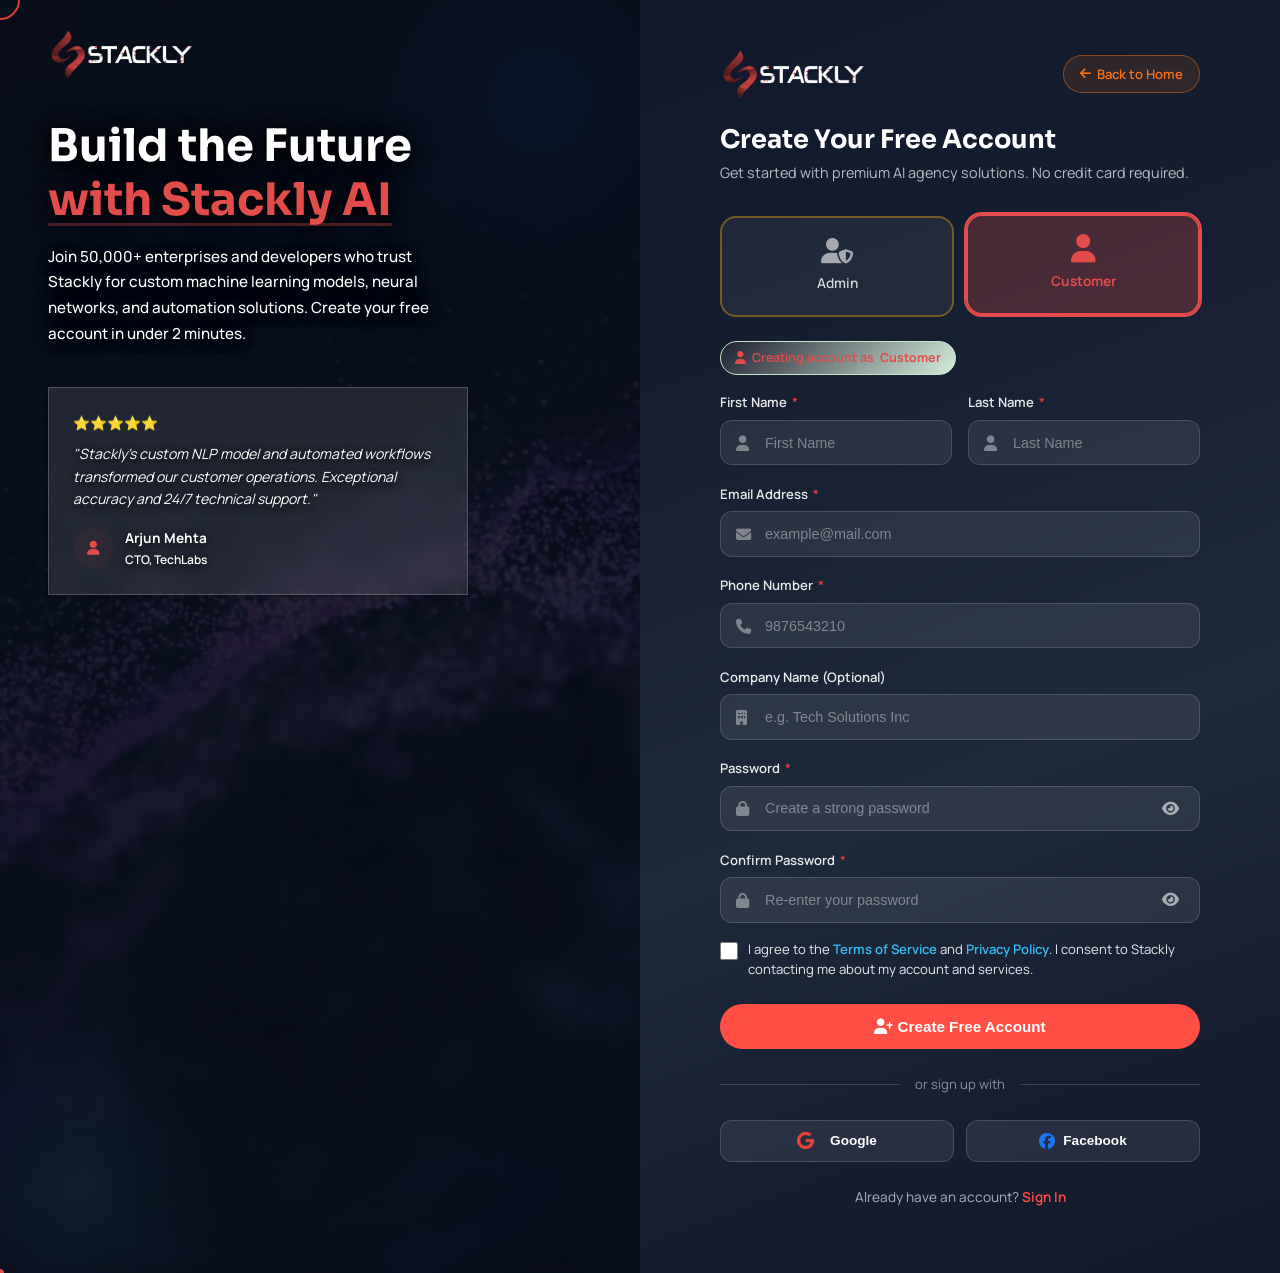
<file: signup.html>
<!DOCTYPE html>
<html lang="en">
<head>
  <meta charset="UTF-8" />
  <meta name="viewport" content="width=device-width, initial-scale=1.0" />
  <meta name="description" content="Sign Up for Stackly — Create your free account and start building premium AI agency and automation solutions." />
  <meta name="theme-color" content="#2563eb" />
  <title>Sign Up - Stackly</title>
  <link rel="preconnect" href="https://fonts.googleapis.com" />
  <link rel="preconnect" href="https://fonts.gstatic.com" crossorigin />
  <link href="https://fonts.googleapis.com/css2?family=Playfair+Display:wght@400;500;600;700;800&family=DM+Sans:wght@300;400;500;600;700&display=swap" rel="stylesheet" />
  <link rel="stylesheet" href="https://cdnjs.cloudflare.com/ajax/libs/font-awesome/6.5.0/css/all.min.css" />
  <link rel="stylesheet" href="style.css" />
  <style>
    :root {
      --clr-primary: #e24c4a;
      --clr-primary-light: rgba(226, 76, 74, 0.2);
      --clr-primary-pale: rgba(226, 76, 74, 0.05);
      --clr-accent: #ff4f44;
      --clr-bg: #0F0F12;
      --clr-white: #ffffff;
      --clr-border: #2D3748;
      --clr-text-dark: #FFFFFF;
      --clr-text-body: #A0AEC0;
      --clr-text-muted: #6C7289;
      --clr-text-light: #A0AEC0;

      --r-md: 12px;
      --r-lg: 16px;
      --r-full: 9999px;

      --ease: cubic-bezier(0.4, 0, 0.2, 1);
      --dur-base: 0.25s;
    }
    .signup-page {
      min-height: 100vh;
      min-height: 100dvh;
      display: grid;
      grid-template-columns: 1fr 1fr;
      overflow: hidden;
      overflow-x: hidden;
      max-width: 100%;
      width: 100%;
    }
    .signup-visual {
      position: relative;
      display: flex;
      flex-direction: column;
      align-items: flex-start;
      justify-content: flex-start; padding-top: 15%;
      padding: 3rem;
      overflow: hidden; background: linear-gradient(160deg, var(--clr-primary-pale) 0%, var(--clr-bg) 100%);
    }
    .signup-visual__bg {
      position: absolute;
      inset: 0;
      background: url('assets/hero-aquarium.webp') center/cover no-repeat !important;
      opacity: 2.8;
      z-index: 0;
    }
    .signup-visual__overlay {
      position: absolute;
      inset: 0;
      background: linear-gradient(135deg, rgba(8, 15, 25, 0.95), rgba(8, 15, 25, 0.8));
      z-index: 1;
    }
    .signup-visual__pattern {
      position: absolute;
      inset: 0;
      background-image:
        linear-gradient(rgba(0,0,0,0.02) 1px, transparent 1px),
        linear-gradient(90deg, rgba(0,0,0,0.02) 1px, transparent 1px);
      background-size: 48px 48px;
      z-index: 2;
      pointer-events: none;
    }
    .signup-visual__decor-circle {
      position: absolute;
      border-radius: 50%;
      pointer-events: none;
      z-index: 2;
    }
    .signup-visual__decor-circle--1 {
      width: 400px;
      height: 400px;
      top: -100px;
      right: -100px;
      background: radial-gradient(circle, rgba(37,99,235,0.08) 0%, transparent 70%);
      animation: float-slow 12s ease-in-out infinite;
    }
    .signup-visual__decor-circle--2 {
      width: 280px;
      height: 280px;
      bottom: -60px;
      left: -60px;
      background: radial-gradient(circle, rgba(56,189,248,0.08) 0%, transparent 70%);
      animation: float-slow 16s ease-in-out infinite reverse;
    }
    .signup-visual__content {
      position: relative;
      z-index: 3;
      max-width: 420px;
      transform: translateY(-20px);
    }
    .signup-visual__logo {
      display: inline-flex;
      align-items: center;
      gap: 0.55rem;
      margin-bottom: 0;
      text-decoration: none;
      width: fit-content;
    }
    .signup-visual__logo img {
      width: 120px;
      height: 120px;
      object-fit: contain;
      filter: none;
    }
    .signup-visual__logo-text {
      font-family: var(--font-heading);
      font-size: 1.8rem;
      font-weight: 700;
      color: var(--clr-text-dark);
    }
    .signup-visual__logo-text span {
      color: var(--clr-primary);
    }
    .signup-visual .logo-brand,
    .signup-form-side .logo-brand {
      font-family: var(--font-heading);
      font-size: 1.5rem;
      font-weight: 700;
      color: #fff;
      text-decoration: none;
      display: inline-flex;
      align-items: center;
      gap: 0.55rem;
    }
    .signup-visual .logo-brand img,
    .signup-form-side .logo-brand img,
    .auth-form-logo img {
      height: 52px;
      width: auto;
      display: block;
    }
    .signup-visual .logo-brand .logo-accent,
    .signup-form-side .logo-brand .logo-accent { color: #38bdf8; }
    .signup-visual .logo-brand i,
    .signup-form-side .logo-brand i { color: #38bdf8; font-size: 1.2rem; }
    .signup-visual__tagline {
      font-family: var(--font-heading);
      font-size: clamp(1.8rem, 3.5vw, 2.8rem);
      font-weight: 700;
      color: #ffffff;
        text-shadow: 0 4px 16px rgba(0,0,0,1), 0 0 24px rgba(0,0,0,0.9);
      line-height: 1.2;
      margin-bottom: 1rem;
    }
    .signup-visual__tagline em {
      color: var(--clr-primary);
      font-style: normal;
      position: relative;
    }
    .signup-visual__tagline em::after {
      content: '';
      position: absolute;
      bottom: 2px;
      left: 0;
      width: 100%;
      height: 3px;
      background: linear-gradient(90deg, var(--clr-primary), var(--clr-accent));
      border-radius: var(--r-full);
      opacity: 0.3;
    }
    .signup-visual__text {
      font-size: 0.95rem;
      color: #ffffff;
        text-shadow: 0 3px 12px rgba(0,0,0,1), 0 0 16px rgba(0,0,0,0.9);
        font-weight: 500;
      line-height: 1.7;
      margin-bottom: 2.5rem;
    }
    .signup-visual__testimonial {
      background: rgba(255, 255, 255, 0.1);
      backdrop-filter: blur(8px);
      border: 1.5px solid rgba(255, 255, 255, 0.2);
      border-radius: var(--r-xl);
      padding: 1.5rem;
      box-shadow: var(--shadow-sm);
      margin-top: 1.5rem;
    }
    .signup-visual__testimonial-stars {
      color: var(--clr-accent);
      font-size: 0.85rem;
      margin-bottom: 0.5rem;
    }
    .signup-visual__testimonial-text {
      font-size: 0.88rem;
      color: #ffffff;
        text-shadow: 0 2px 8px rgba(0,0,0,1);
      line-height: 1.6;
      font-style: italic;
      margin-bottom: 1rem;
    }
    .signup-visual__testimonial-author {
      display: flex;
      align-items: center;
      gap: 0.75rem;
    }
    .signup-visual__testimonial-avatar {
      width: 40px;
      height: 40px;
      border-radius: 50%;
      background: var(--clr-primary-pale);
      display: flex;
      align-items: center;
      justify-content: center;
      color: var(--clr-primary);
      font-size: 0.9rem;
    }
    .signup-visual__testimonial-name {
      font-weight: 700;
      font-size: 0.85rem;
      color: #ffffff;
        text-shadow: 0 2px 8px rgba(0,0,0,1);
    }
    .signup-visual__testimonial-role {
      font-size: 0.75rem;
      color: #ffffff;
        text-shadow: 0 2px 8px rgba(0,0,0,1);
        font-weight: 600;
    }
    .form-back-btn {
      padding: 0.45rem 1rem;
      border-radius: var(--r-full);
      background: rgba(249, 115, 22, 0.12);
      border: 1.5px solid rgba(249, 115, 22, 0.45);
      font-size: 0.82rem;
      font-weight: 600;
      color: #f97316;
      text-decoration: none;
      display: inline-flex;
      align-items: center;
      gap: 0.4rem;
      transition: all var(--dur-base) var(--ease);
      width: fit-content;
      margin-top: 0;
      flex-shrink: 0;
    }
    .form-back-btn:hover {
      color: #ea580c;
      background: rgba(249, 115, 22, 0.2);
      border-color: rgba(234, 88, 12, 0.65);
      transform: translateY(-2px);
    }
    .form-back-btn i {
      font-size: 0.8rem;
      transition: transform var(--dur-base) var(--ease);
    }
    .form-back-btn:hover i {
      transform: translateX(-3px);
    }
    .auth-form-top {
      display: flex;
      align-items: center;
      justify-content: space-between;
      width: 100%;
      margin-bottom: 1.5rem;
      gap: 1rem;
      flex-wrap: wrap;
      min-width: 0;
    }
    .auth-form-logo {
      display: inline-flex;
      align-items: center;
      text-decoration: none;
      flex-shrink: 0;
    }

    .signup-form-side {
      display: flex;
      flex-direction: column;
      justify-content: center;
      align-items: center;
      padding: 3rem 3.5rem;
      background: linear-gradient(160deg, rgba(15, 23, 42, 0.98) 0%, rgba(30, 41, 59, 0.99) 60%, rgba(15, 23, 42, 1) 100%);
      overflow-y: auto;
      overflow-x: hidden;
      position: relative;
      min-width: 0;
      width: 100%;
    }
    .signup-form-side__inner {
      width: 100%;
      max-width: 480px;
    }
    .signup-form-box__header {
      margin-bottom: 2rem;
    }
    .signup-form-box__logo {
      display: inline-flex;
      align-items: center;
      gap: 0.5rem;
      margin-bottom: 1.5rem;
      width: fit-content;
    }
    .signup-form-box__logo img {
      width: 120px;
      height: 120px;
      object-fit: contain;
    }
    .signup-form-box__title {
      font-size: 1.6rem;
      font-weight: 700;
      color: var(--clr-text-dark);
      margin-bottom: 0.4rem;
    }
    .signup-form-box__sub {
      font-size: 0.9rem;
      color: var(--clr-text-muted);
      line-height: 1.6;
    }
    .role-selector {
      display: grid;
      grid-template-columns: 1fr 1fr;
      gap: 0.75rem;
      margin-bottom: 1.5rem;
    }
    .role-option {
      position: relative;
      cursor: pointer;
    }
    .role-option input {
      position: absolute;
      opacity: 0;
      width: 0;
      height: 0;
    }
    .role-option__card {
      display: flex;
      flex-direction: column;
      align-items: center;
      gap: 0.5rem;
      padding: 1.25rem 0.75rem;
      background: var(--clr-white);
      border: 2px solid var(--clr-border);
      border-radius: var(--r-lg);
      transition: all var(--dur-base) var(--ease);
      text-align: center;
    }
    .role-option__card i {
      font-size: 1.6rem;
      color: var(--clr-text-muted);
      transition: color var(--dur-base) var(--ease), transform var(--dur-base) var(--ease-bounce);
    }
    .role-option__card span {
      font-size: 0.85rem;
      font-weight: 600;
      color: var(--clr-text-body);
      transition: color var(--dur-base) var(--ease);
    }
    .role-option input:checked + .role-option__card {
      border-color: var(--clr-primary);
      background: var(--clr-primary-pale);
      box-shadow: 0 0 0 2px var(--clr-primary);
      transform: translateY(-2px);
    }
    .role-option input:checked + .role-option__card i {
      color: var(--clr-primary);
      transform: scale(1.1);
    }
    .role-option input:checked + .role-option__card span {
      color: var(--clr-primary);
      font-weight: 700;
    }
    .role-option__card:hover {
      border-color: var(--clr-primary-light);
      transform: translateY(-2px);
    }
    .role-badge {
      display: inline-flex;
      align-items: center;
      gap: 0.4rem;
      padding: 0.35rem 0.85rem;
      border-radius: var(--r-full);
      font-size: 0.78rem;
      font-weight: 600;
      margin-bottom: 1rem;
      animation: slide-down 0.3s var(--ease);
    }
    .role-badge--admin {
      background: linear-gradient(135deg, #E8F5FF 0%, #D4EDFF 100%);
      color: #1976D2;
      border: 1.5px solid #BBDEFB;
    }
    .role-badge--customer {
      background: linear-gradient(135deg, var(--clr-primary-pale) 0%, #D4EDDA 100%);
      color: var(--clr-primary);
      border: 1.5px solid #C8E6C9;
    }
    .signup-form-group {
      margin-bottom: 1.1rem;
      position: relative;
    }
    .signup-form-label {
      display: block;
      font-size: 0.82rem;
      font-weight: 600;
      color: var(--clr-text-dark);
      margin-bottom: 0.4rem;
    }
    .signup-form-label .required {
      color: #E53E3E;
      margin-left: 2px;
    }
    .signup-form-input {
      width: 100%;
      padding: 0.85rem 1rem 0.85rem 2.75rem;
      background: var(--clr-white);
      border: 1.5px solid var(--clr-border);
      border-radius: var(--r-md);
      font-size: 0.9rem;
      color: var(--clr-text-dark);
      transition: border-color var(--dur-base) var(--ease), box-shadow var(--dur-base) var(--ease);
    }
    .signup-form-input:focus {
      border-color: var(--clr-primary);
      box-shadow: 0 0 0 3.5px rgba(37, 99, 235, 0.10);
      outline: none;
    }
    .signup-form-input::placeholder {
      color: var(--clr-text-light);
    }
    .signup-form-input.error {
      border-color: #E53E3E;
      box-shadow: 0 0 0 3.5px rgba(229, 62, 62, 0.10);
    }
    .signup-form-group__icon {
      position: absolute;
      left: 1rem;
      bottom: 0.9rem;
      color: var(--clr-text-muted);
      font-size: 0.95rem;
      transition: color var(--dur-base) var(--ease);
      pointer-events: none;
    }
    .signup-form-input:focus + .signup-form-group__icon,
    .signup-form-group:focus-within .signup-form-group__icon {
      color: var(--clr-primary);
    }
    .signup-form-error {
      font-size: 0.78rem;
      color: #E53E3E;
      margin-top: 0.3rem;
      display: none;
      animation: slide-down 0.2s var(--ease);
    }
    .signup-form-group.has-error .signup-form-error {
      display: block;
    }
    .signup-form-group.has-error .signup-form-input {
      border-color: #E53E3E;
      box-shadow: 0 0 0 3.5px rgba(229, 62, 62, 0.10);
    }
    .password-wrap {
      position: relative;
    }
    .password-toggle {
      position: absolute;
      right: 0.85rem;
      top: 50%;
      transform: translateY(-50%);
      background: none;
      border: none;
      color: var(--clr-text-muted);
      cursor: pointer;
      font-size: 0.95rem;
      padding: 0.35rem;
      min-width: 2rem;
      min-height: 2rem;
      display: inline-flex;
      align-items: center;
      justify-content: center;
      z-index: 3;
      touch-action: manipulation;
      transition: color var(--dur-base) var(--ease);
    }
    .password-toggle:hover {
      color: var(--clr-primary);
    }

    input[type="password"]::-ms-reveal,
    input[type="password"]::-ms-clear {
      display: none;
    }
    .password-strength {
      margin-top: 0.5rem;
      display: none;
    }
    .password-strength.show {
      display: block;
    }
    .password-strength__bar {
      height: 4px;
      background: var(--clr-border);
      border-radius: var(--r-full);
      overflow: hidden;
      margin-bottom: 0.35rem;
    }
    .password-strength__fill {
      height: 100%;
      border-radius: var(--r-full);
      transition: width 0.3s var(--ease), background 0.3s var(--ease);
      width: 0%;
    }
    .password-strength__fill.weak { background: #E53E3E; width: 33%; }
    .password-strength__fill.medium { background: var(--clr-accent); width: 66%; }
    .password-strength__fill.strong { background: var(--clr-primary); width: 100%; }
    .password-strength__text {
      font-size: 0.75rem;
      font-weight: 600;
    }
    .password-strength__text.weak { color: #E53E3E; }
    .password-strength__text.medium { color: var(--clr-accent); }
    .password-strength__text.strong { color: var(--clr-primary); }
    .signup-form-row {
      display: grid;
      grid-template-columns: 1fr 1fr;
      gap: 1rem;
    }
    .terms-group {
      display: flex;
      align-items: flex-start;
      gap: 0.65rem;
      margin-bottom: 1.5rem;
    }
    .terms-group input[type="checkbox"] {
      width: 18px;
      height: 18px;
      accent-color: var(--clr-primary);
      margin-top: 2px;
      flex-shrink: 0;
      cursor: pointer;
    }
    .terms-group label {
      font-size: 0.82rem;
      color: var(--clr-text-muted);
      line-height: 1.5;
      cursor: pointer;
    }
    .terms-group label a {
      color: var(--clr-primary);
      font-weight: 600;
      transition: color var(--dur-base) var(--ease);
    }
    .terms-group label a:hover {
      color: var(--clr-accent);
    }
    .signup-submit {
      width: 100%;
      padding: 0.9rem;
      background: var(--clr-accent);
      color: var(--clr-white);
      border: none;
      border-radius: var(--r-full);
      font-size: 0.95rem;
      font-weight: 700;
      cursor: pointer;
      transition: all var(--dur-base) var(--ease);
      display: flex;
      align-items: center;
      justify-content: center;
      gap: 0.5rem;
      position: relative;
      overflow: hidden;
    }
    .signup-submit::after {
      content: '';
      position: absolute;
      inset: 0;
      background: radial-gradient(circle at center, rgba(255,255,255,0.25) 0%, transparent 70%);
      opacity: 0;
      transition: opacity var(--dur-fast) var(--ease);
      pointer-events: none;
    }
    .signup-submit:hover::after {
      opacity: 1;
    }
    .signup-submit:hover {
      background: var(--clr-primary-light);
      transform: translateY(-2px);
      box-shadow: var(--shadow-green);
    }
    .signup-submit:active {
      transform: scale(0.98);
    }
    .signup-submit:disabled {
      opacity: 0.6;
      cursor: not-allowed;
      transform: none;
    }
    .signup-divider {
      display: flex;
      align-items: center;
      gap: 1rem;
      margin-block: 1.5rem;
      font-size: 0.82rem;
      color: var(--clr-text-muted);
    }
    .signup-divider::before,
    .signup-divider::after {
      content: '';
      flex: 1;
      height: 1.5px;
      background: var(--clr-border);
    }
    .social-auth {
      display: flex;
      gap: 0.75rem;
      margin-bottom: 1.5rem;
    }
    .social-auth-btn {
      flex: 1;
      display: flex;
      align-items: center;
      justify-content: center;
      gap: 0.5rem;
      padding: 0.7rem;
      background: var(--clr-white);
      border: 1.5px solid var(--clr-border);
      border-radius: var(--r-md);
      font-size: 0.85rem;
      font-weight: 600;
      color: var(--clr-text-dark);
      cursor: pointer;
      transition: all var(--dur-base) var(--ease);
    }
    .social-auth-btn:hover {
      border-color: var(--clr-primary);
      box-shadow: var(--shadow-sm);
      transform: translateY(-2px);
    }
    .social-auth-btn i {
      font-size: 1rem;
    }
    .social-auth-btn.google i { color: #DB4437; }
    .social-auth-btn.facebook i { color: #1877F2; }
    .signup-footer {
      text-align: center;
      font-size: 0.85rem;
      color: var(--clr-text-muted);
      margin-top: 1.5rem;
    }
    .signup-footer a {
      color: var(--clr-primary);
      font-weight: 600;
      transition: color var(--dur-base) var(--ease);
    }
    .signup-footer a:hover {
      color: var(--clr-accent);
    }
    .spinner {
      width: 18px;
      height: 18px;
      border: 2px solid rgba(255,255,255,0.3);
      border-top-color: var(--clr-white);
      border-radius: 50%;
      animation: spin 0.8s linear infinite;
      display: none;
    }
    .signup-submit.loading .spinner {
      display: block;
    }
    .signup-submit.loading .btn-text {
      display: none;
    }
    @keyframes spin {
      to { transform: rotate(360deg); }
    }
    .signup-toast {
      position: fixed;
      top: 1.5rem;
      right: 1.5rem;
      background: #1c1d24;
      border: 1.5px solid var(--clr-border);
      border-left: 4px solid var(--clr-primary);
      border-radius: var(--r-md);
      padding: 1rem 1.25rem;
      box-shadow: var(--shadow-lg);
      font-size: 0.88rem;
      color: #ffffff;
      z-index: 9999;
      max-width: 320px;
      transform: translateX(120%);
      opacity: 0;
      visibility: hidden;
      pointer-events: none;
      transition: transform var(--dur-base) var(--ease-bounce), opacity var(--dur-base) var(--ease), visibility var(--dur-base) var(--ease);
    }
    .signup-toast.show {
      transform: translateX(0);
      opacity: 1;
      visibility: visible;
      pointer-events: auto;
    }
    .signup-toast--success {
      border-left-color: #22c55e;
      color: #4ade80;
    }
    .signup-toast--error { border-left-color: #E53E3E; }
    .signup-benefits {
      display: flex;
      flex-direction: column;
      gap: 0.75rem;
      margin-bottom: 1.5rem;
    }
    .signup-benefit {
      display: flex;
      align-items: center;
      gap: 0.65rem;
      font-size: 0.85rem;
      color: var(--clr-text-muted);
    }
    .signup-benefit i {
      width: 22px;
      height: 22px;
      background: var(--clr-primary-pale);
      border-radius: 50%;
      display: flex;
      align-items: center;
      justify-content: center;
      font-size: 0.65rem;
      color: var(--clr-primary);
      flex-shrink: 0;
    }
    .signup-form-side .signup-form-box__title { color: var(--clr-white); }
    .signup-form-side .signup-form-box__sub { color: rgba(255,255,255,0.7); }
    .signup-form-side .signup-form-label { color: rgba(255,255,255,0.9); }
    .signup-form-side .remember-me span { color: rgba(255,255,255,0.7); }
    .signup-form-side .signup-footer { color: rgba(255,255,255,0.65); }
    .signup-form-side .signup-footer a { color: var(--clr-accent); }
    .signup-form-side .signup-benefit { color: rgba(255,255,255,0.8); }
    .signup-form-side .signup-benefit i { background: rgba(255,255,255,0.15); color: var(--clr-accent); }
    .signup-form-side .signup-divider { color: rgba(255,255,255,0.5); }
    .signup-form-side .signup-divider::before,
    .signup-form-side .signup-divider::after { background: rgba(255,255,255,0.15); }
    .signup-form-side .form-checkbox-group label { color: rgba(255,255,255,0.7); }
    .signup-form-side .form-checkbox-group label a { color: var(--clr-accent); }
    .signup-form-side .terms-group label { color: rgba(255, 255, 255, 0.9); }
    .signup-form-side .terms-group label a { color: #38bdf8; }
    .signup-form-side .signup-form-input {
      background: rgba(255, 255, 255, 0.08);
      border-color: rgba(255, 255, 255, 0.15);
      color: var(--clr-white);
    }
    .signup-form-side .signup-form-input::placeholder {
      color: rgba(255, 255, 255, 0.4);
    }
    .signup-form-side .signup-form-input:focus {
      background: rgba(255, 255, 255, 0.12);
      border-color: var(--clr-accent);
      box-shadow: 0 0 0 3.5px rgba(56, 189, 248, 0.15);
    }
    .signup-form-side .signup-form-group__icon {
      color: rgba(255, 255, 255, 0.4);
    }
    .signup-form-side .signup-form-input:focus + .signup-form-group__icon,
    .signup-form-side .signup-form-group:focus-within .signup-form-group__icon {
      color: var(--clr-accent);
    }
    .signup-form-side .password-toggle {
      color: rgba(255, 255, 255, 0.6);
    }
    .signup-form-side .password-toggle:hover,
    .signup-form-side .password-toggle:focus {
      color: var(--clr-accent);
    }
    .signup-form-side .role-option__card {
      background: rgba(255, 255, 255, 0.06);
      border-color: rgba(240, 165, 0, 0.4);
    }
    .signup-form-side .role-option__card span {
      color: rgba(255, 255, 255, 0.8);
    }
    .signup-form-side .role-option__card i {
      color: rgba(255, 255, 255, 0.6);
    }
    .signup-form-side .role-option input:checked + .role-option__card {
      background: rgba(226, 76, 74, 0.25);
      border-color: var(--clr-primary);
      box-shadow: 0 0 0 2px var(--clr-primary);
    }
    .signup-form-side .role-option input:checked + .role-option__card i {
      color: var(--clr-primary);
    }
    .signup-form-side .role-option input:checked + .role-option__card span {
      color: var(--clr-primary);
    }
    .signup-form-side .role-option__card:hover {
      background: rgba(255, 255, 255, 0.12);
      border-color: var(--clr-primary-light);
      transform: translateY(-2px);
    }
    .signup-form-side .signup-submit:hover {
      background: var(--clr-accent);
      color: #ffffff;
      transform: translateY(-2px);
      box-shadow: 0 8px 24px rgba(226, 76, 74, 0.35);
    }
    .signup-form-side .social-auth-btn {
      background: rgba(255, 255, 255, 0.08);
      border-color: rgba(255, 255, 255, 0.15);
      color: var(--clr-white);
    }
    .signup-form-side .social-auth-btn:hover {
      background: rgba(255, 255, 255, 0.15);
      border-color: rgba(255, 255, 255, 0.25);
    }
    @media (max-width: 1024px) {
      .signup-page { grid-template-columns: 1fr; }
      .signup-visual { display: none; }
      .signup-form-side { padding: 2.5rem 2rem; }
      .signup-mobile-back { display: inline-flex; color: var(--clr-accent); }
    }
    @media (max-width: 768px) {
      .signup-form-row { grid-template-columns: 1fr; }
      .auth-form-top {
        flex-direction: column;
        align-items: flex-start;
        gap: 0;
        margin-bottom: 1.25rem;
        min-height: 0;
      }
      .form-back-btn {
        position: static;
        align-self: flex-end;
        margin-top: 0.65rem;
        box-shadow: none;
      }
    }
    @media (max-width: 576px) {
      .signup-form-side { padding: 1.75rem 1rem; }
      .auth-form-top { gap: 0.75rem; }
      .form-back-btn { font-size: 0.85rem; padding: 0.4rem 0.85rem; }
    }
    @media (max-width: 480px) {
      .signup-form-side { padding: 1.75rem 1.25rem; }
      .signup-form-box__title { font-size: 1.4rem; }
      .role-selector { gap: 0.5rem; }
      .role-option__card { padding: 1rem 0.5rem; }
      .social-auth { flex-direction: column; }
    }
  </style>
</head>
<body>
<div class="signup-toast" id="signupToast" role="alert" aria-live="polite"></div>
<div class="signup-page">
  <div class="signup-visual" aria-hidden="true">
    <div class="signup-visual__bg"></div>
    <div class="signup-visual__overlay"></div>
    <div class="signup-visual__pattern"></div>
    <div class="signup-visual__decor-circle signup-visual__decor-circle--1"></div>
    <div class="signup-visual__decor-circle signup-visual__decor-circle--2"></div>
    <div class="signup-visual__content">
      <div class="signup-logo-wrap" style="width: 100%; display: flex; flex-direction: column; align-items: flex-start; margin-bottom: 2.5rem; gap: 0.75rem;">
        <a href="index.html" class="logo-brand"><img src="assets/logo.webp" alt="Stackly Logo" /></a>
      </div>
      <h2 class="signup-visual__tagline">
        Build the Future<br><em>with Stackly AI</em>
      </h2>
      <p class="signup-visual__text">
        Join 50,000+ enterprises and developers who trust Stackly for custom machine learning models, neural networks, and automation solutions. Create your free account in under 2 minutes.
      </p>
      <div class="signup-visual__testimonial">
        <div class="signup-visual__testimonial-stars">⭐⭐⭐⭐⭐</div>
        <p class="signup-visual__testimonial-text">"Stackly's custom NLP model and automated workflows transformed our customer operations. Exceptional accuracy and 24/7 technical support."</p>
        <div class="signup-visual__testimonial-author">
          <div class="signup-visual__testimonial-avatar">
            <i class="fa-solid fa-user"></i>
          </div>
          <div>
            <div class="signup-visual__testimonial-name">Arjun Mehta</div>
            <div class="signup-visual__testimonial-role">CTO, TechLabs</div>
          </div>
        </div>
      </div>
    </div>
  </div>
  <div class="signup-form-side">
    <div class="signup-form-side__inner">
      <div class="signup-form-box__header">
        <div class="auth-form-top">
          <a href="index.html" class="auth-form-logo">
            <img src="assets/logo.webp" alt="Stackly">
          </a>
          <a href="index.html" class="form-back-btn">
            <i class="fa-solid fa-arrow-left"></i> Back to Home
          </a>
        </div>
        <h1 class="signup-form-box__title">Create Your Free Account</h1>
        <p class="signup-form-box__sub">Get started with premium AI agency solutions. No credit card required.</p>
      </div>
      <div class="role-selector" id="roleSelector">
        <label class="role-option">
          <input type="radio" name="role" value="admin" id="roleAdmin" />
          <div class="role-option__card">
            <i class="fa-solid fa-user-shield"></i>
            <span>Admin</span>
          </div>
        </label>
        <label class="role-option">
          <input type="radio" name="role" value="customer" id="roleCustomer" checked />
          <div class="role-option__card">
            <i class="fa-solid fa-user"></i>
            <span>Customer</span>
          </div>
        </label>
      </div>
      <div id="roleBadge" class="role-badge role-badge--customer">
        <i class="fa-solid fa-user"></i> Creating account as <strong>Customer</strong>
      </div>
      <form id="signupForm" onsubmit="handleSignup(event)" novalidate>
        <div class="signup-form-row">
          <div class="signup-form-group" id="fnameGroup">
            <label class="signup-form-label" for="firstName">First Name <span class="required">*</span></label>
            <div style="position:relative;">
              <input
                class="signup-form-input"
                type="text"
                id="firstName"
                name="firstName"
                placeholder="First Name"
                required
                autocomplete="given-name"
              />
              <i class="fa-solid fa-user signup-form-group__icon"></i>
            </div>
            <span class="signup-form-error">Name contains only alphabets</span>
          </div>
          <div class="signup-form-group" id="lnameGroup">
            <label class="signup-form-label" for="lastName">Last Name <span class="required">*</span></label>
            <div style="position:relative;">
              <input
                class="signup-form-input"
                type="text"
                id="lastName"
                name="lastName"
                placeholder="Last Name"
                required
                autocomplete="family-name"
              />
              <i class="fa-solid fa-user signup-form-group__icon"></i>
            </div>
            <span class="signup-form-error">Name contains only alphabets</span>
          </div>
        </div>
        <div class="signup-form-group" id="emailGroup">
          <label class="signup-form-label" for="email">Email Address <span class="required">*</span></label>
          <div style="position:relative;">
            <input
              class="signup-form-input"
              type="email"
              id="email"
              name="email"
              placeholder="example@mail.com"
              required
              autocomplete="email"
            />
            <i class="fa-solid fa-envelope signup-form-group__icon"></i>
          </div>
          <span class="signup-form-error">Please enter a valid email address</span>
        </div>
        <div class="signup-form-group" id="phoneGroup">
          <label class="signup-form-label" for="phone">Phone Number <span class="required">*</span></label>
          <div style="position:relative;">
            <input
              class="signup-form-input"
              type="tel"
              id="phone"
              name="phone"
              placeholder="9876543210"
              required
              autocomplete="tel"
            />
            <i class="fa-solid fa-phone signup-form-group__icon"></i>
          </div>
          <span class="signup-form-error">Please enter a valid 10-digit phone number</span>
        </div>
        <div class="signup-form-group" id="companyGroup">
          <label class="signup-form-label" for="company">Company Name (Optional)</label>
          <div style="position:relative;">
            <input
              class="signup-form-input"
              type="text"
              id="company"
              name="company"
              placeholder="e.g. Tech Solutions Inc"
              autocomplete="organization"
            />
            <i class="fa-solid fa-building signup-form-group__icon"></i>
          </div>
        </div>
        <div class="signup-form-group" id="passwordGroup">
          <label class="signup-form-label" for="password">Password <span class="required">*</span></label>
          <div class="password-wrap" style="position:relative;">
            <input
              class="signup-form-input"
              type="password"
              id="password"
              name="password"
              placeholder="Create a strong password"
              required
              minlength="8"
              maxlength="8"
              autocomplete="new-password"
              style="padding-right:2.75rem;"
            />
            <i class="fa-solid fa-lock signup-form-group__icon"></i>
            <button type="button" class="password-toggle" id="passwordToggle" aria-label="Toggle password visibility">
              <i class="fa-solid fa-eye"></i>
            </button>
          </div>
          <div class="password-strength" id="passwordStrength">
            <div class="password-strength__bar">
              <div class="password-strength__fill" id="strengthFill"></div>
            </div>
            <span class="password-strength__text" id="strengthText">Enter a password</span>
          </div>
          <span class="signup-form-error">Password must be exactly 8 characters</span>
        </div>
        <div class="signup-form-group" id="confirmPasswordGroup">
          <label class="signup-form-label" for="confirmPassword">Confirm Password <span class="required">*</span></label>
          <div class="password-wrap" style="position:relative;">
            <input
              class="signup-form-input"
              type="password"
              id="confirmPassword"
              name="confirmPassword"
              placeholder="Re-enter your password"
              required
              autocomplete="new-password"
              style="padding-right:2.75rem;"
            />
            <i class="fa-solid fa-lock signup-form-group__icon"></i>
            <button type="button" class="password-toggle" id="confirmToggle" aria-label="Toggle confirm password visibility">
              <i class="fa-solid fa-eye"></i>
            </button>
          </div>
          <span class="signup-form-error">Passwords do not match</span>
        </div>
        <div class="terms-group" id="termsGroup">
          <input type="checkbox" id="terms" name="terms" required />
          <label for="terms">
            I agree to the <a href="404.html">Terms of Service</a> and <a href="404.html">Privacy Policy</a>. I consent to Stackly contacting me about my account and services.
          </label>
        </div>
        <span class="signup-form-error" id="termsError" style="display:none;margin-top:-1rem;margin-bottom:1rem;">You must agree to the terms to continue</span>
        <button type="submit" class="signup-submit" id="signupSubmit">
          <span class="spinner"></span>
          <span class="btn-text"><i class="fa-solid fa-user-plus"></i> Create Free Account</span>
        </button>
      </form>
      <div class="signup-divider">or sign up with</div>
      <div class="social-auth">
        <button type="button" class="social-auth-btn google" onclick="window.location.href='404.html'">
          <i class="fa-brands fa-google" style="color: #ea4335; font-size: 1.1rem; margin-right: 8px;"></i> Google
        </button>
        <button type="button" class="social-auth-btn facebook" onclick="window.location.href='404.html'">
          <i class="fa-brands fa-facebook"></i> Facebook
        </button>
      </div>
      <p class="signup-footer">
        Already have an account? <a href="signin.html">Sign In</a>
      </p>
    </div>
  </div>
</div>
<script src="script.js"></script>
  <script>
document.addEventListener('DOMContentLoaded', () => {

  if (typeof AOS !== 'undefined') {
    AOS.init({ duration: 700, once: true, offset: 60, easing: 'ease-out-cubic' });
  }
});
function showSignupToast(msg, type = 'success') {
  const t = document.getElementById('signupToast');
  t.textContent = msg;
  t.className = 'signup-toast signup-toast--' + type + ' show';
  setTimeout(() => t.classList.remove('show'), 3500);
}
const roleInputs = document.querySelectorAll('input[name="role"]');
const roleBadge = document.getElementById('roleBadge');
roleInputs.forEach(input => {
  input.addEventListener('change', () => {
    const role = input.value;
    const isAdmin = role === 'admin';
    roleBadge.className = 'role-badge ' + (isAdmin ? 'role-badge--admin' : 'role-badge--customer');
    roleBadge.innerHTML = isAdmin
      ? '<i class="fa-solid fa-user-shield"></i> Creating account as <strong>Admin</strong>'
      : '<i class="fa-solid fa-user"></i> Creating account as <strong>Customer</strong>';
  });
});
const passwordInput = document.getElementById('password');
const passwordStrength = document.getElementById('passwordStrength');
const strengthFill = document.getElementById('strengthFill');
const strengthText = document.getElementById('strengthText');
passwordInput.addEventListener('input', function() {
  const val = this.value;
  if (!val) {
    passwordStrength.className = 'password-strength';
    strengthText.textContent = 'Enter a password';
    strengthText.className = 'password-strength__text';
    return;
  }

  passwordStrength.className = 'password-strength show';

  let score = 0;
  if (val.length >= 8) score++;
  if (val.length >= 10) score++;
  if (/[a-z]/.test(val) && /[A-Z]/.test(val)) score++;
  if (/[0-9]/.test(val)) score++;
  if (/[^A-Za-z0-9]/.test(val)) score++;

  if (val.length < 8) {
    strengthFill.className = 'password-strength__fill weak';
    strengthText.textContent = 'Weak Password';
    strengthText.className = 'password-strength__text weak';
  } else if (score <= 3) {
    strengthFill.className = 'password-strength__fill medium';
    strengthText.textContent = 'Medium Strength';
    strengthText.className = 'password-strength__text medium';
  } else {
    strengthFill.className = 'password-strength__fill strong';
    strengthText.textContent = 'Strong Password';
    strengthText.className = 'password-strength__text strong';
  }
});
function validateName(name) {
  return /^[a-zA-Z\s]+$/.test(name) && name.trim().length >= 1;
}
function validateEmail(email) {
  return /^[^\s@]+@[^\s@]+\.[^\s@]+$/.test(email);
}
function validatePhone(phone) {
  return /^[0-9]{10}$/.test(phone.replace(/[\s-+]/g, ''));
}
function validatePassword(pw) {
  return pw.length === 8;
}
function handleSignup(e) {
  e.preventDefault();

  const submitBtn = document.getElementById('signupSubmit');

  const fnameGroup = document.getElementById('fnameGroup');
  const lnameGroup = document.getElementById('lnameGroup');
  const emailGroup = document.getElementById('emailGroup');
  const phoneGroup = document.getElementById('phoneGroup');
  const passwordGroup = document.getElementById('passwordGroup');
  const confirmPasswordGroup = document.getElementById('confirmPasswordGroup');
  const termsError = document.getElementById('termsError');

  const firstName = document.getElementById('firstName').value.trim();
  const lastName = document.getElementById('lastName').value.trim();
  const email = document.getElementById('email').value.trim();
  const phone = document.getElementById('phone').value.trim();
  const password = document.getElementById('password').value;
  const confirmPassword = document.getElementById('confirmPassword').value;
  const termsChecked = document.getElementById('terms').checked;
  const role = document.querySelector('input[name="role"]:checked').value;

  let isValid = true;

  if (!validateName(firstName)) {
    fnameGroup.classList.add('has-error');
    isValid = false;
  } else {
    fnameGroup.classList.remove('has-error');
  }

  if (!validateName(lastName)) {
    lnameGroup.classList.add('has-error');
    isValid = false;
  } else {
    lnameGroup.classList.remove('has-error');
  }

  if (!validateEmail(email)) {
    emailGroup.classList.add('has-error');
    isValid = false;
  } else {
    emailGroup.classList.remove('has-error');
  }

  if (!validatePhone(phone)) {
    phoneGroup.classList.add('has-error');
    isValid = false;
  } else {
    phoneGroup.classList.remove('has-error');
  }

  if (!validatePassword(password)) {
    passwordGroup.classList.add('has-error');
    isValid = false;
  } else {
    passwordGroup.classList.remove('has-error');
  }

  if (confirmPassword !== password || !confirmPassword) {
    confirmPasswordGroup.classList.add('has-error');
    isValid = false;
  } else {
    confirmPasswordGroup.classList.remove('has-error');
  }

  if (!termsChecked) {
    termsError.style.display = 'block';
    isValid = false;
  } else {
    termsError.style.display = 'none';
  }

  if (!isValid) {
    showSignupToast('Please fix the errors in the form.', 'error');
    return;
  }

  submitBtn.classList.add('loading');
  submitBtn.disabled = true;

  setTimeout(() => {
    submitBtn.classList.remove('loading');
    submitBtn.disabled = false;


    const fullName = firstName + ' ' + lastName;
    localStorage.setItem('stackly_user', JSON.stringify({
      name: fullName,
      email: email,
      role: role,
      loggedIn: false,
      loginTime: new Date().toISOString()
    }));

    showSignupToast('Account created successfully! Redirecting to sign in...', 'success');

    setTimeout(() => {
      window.location.href = 'signin.html';
    }, 1500);

  }, 1500);
}
document.getElementById('firstName').addEventListener('blur', function() {
  const group = document.getElementById('fnameGroup');
  if (this.value.trim() && !validateName(this.value.trim())) {
    group.classList.add('has-error');
  } else {
    group.classList.remove('has-error');
  }
});
document.getElementById('lastName').addEventListener('blur', function() {
  const group = document.getElementById('lnameGroup');
  if (this.value.trim() && !validateName(this.value.trim())) {
    group.classList.add('has-error');
  } else {
    group.classList.remove('has-error');
  }
});
document.getElementById('email').addEventListener('blur', function() {
  const group = document.getElementById('emailGroup');
  if (this.value.trim() && !validateEmail(this.value.trim())) {
    group.classList.add('has-error');
  } else {
    group.classList.remove('has-error');
  }
});
document.getElementById('phone').addEventListener('blur', function() {
  const group = document.getElementById('phoneGroup');
  if (this.value.trim() && !validatePhone(this.value.trim())) {
    group.classList.add('has-error');
  } else {
    group.classList.remove('has-error');
  }
});
document.getElementById('password').addEventListener('blur', function() {
  const group = document.getElementById('passwordGroup');
  if (this.value && !validatePassword(this.value)) {
    group.classList.add('has-error');
  } else {
    group.classList.remove('has-error');
  }
});
document.getElementById('confirmPassword').addEventListener('blur', function() {
  const group = document.getElementById('confirmPasswordGroup');
  const passwordVal = document.getElementById('password').value;
  if (this.value && this.value !== passwordVal) {
    group.classList.add('has-error');
  } else {
    group.classList.remove('has-error');
  }
});
document.getElementById('terms').addEventListener('change', function() {
  const err = document.getElementById('termsError');
  if (this.checked) {
    err.style.display = 'none';
  }
});
document.querySelectorAll('.signup-form-input').forEach(input => {
  input.addEventListener('input', function() {
    this.closest('.signup-form-group').classList.remove('has-error');
  });
});
</script>
</body>
</html>
</file>
<file: style.css>
@import url('https://fonts.googleapis.com/css2?family=Bebas+Neue&family=Oswald:wght@500;600;700&family=Sora:wght@300;400;500;600;700;800&family=Manrope:wght@300;400;500;600;700;800&display=swap');

:root {
  --primary: #e24c4a;
  --primary-dark: #b83230;
  --primary-light: rgba(226, 76, 74, 0.1);
  --primary-rgb: 226, 76, 74;
  --secondary: #386bb7;
  --secondary-rgb: 56, 107, 183;
  --accent: #f14f44;
  --accent-rgb: 241, 79, 68;

  --bg-primary: #0F0F12;
  --bg-secondary: #14151b;
  --bg-tertiary: #1c1d24;
  --bg-glass: rgba(20, 21, 27, 0.75);
  --bg-glass-dark: rgba(15, 23, 42, 0.6);

  --text-primary: #FFFFFF;
  --text-secondary: #A0AEC0;
  --text-muted: #6C7289;
  --text-white: #FFFFFF;

  --border-color: #2D3748;
  --border-light: #1A202C;

  --gradient-primary: linear-gradient(135deg, #e24c4a, #386bb7);
  --gradient-button: linear-gradient(135deg, #e24c4a, #386bb7);
  --gradient-hero: radial-gradient(circle at top right, rgba(56, 107, 183, 0.15), transparent), radial-gradient(circle at bottom left, rgba(226, 76, 74, 0.12), transparent), #0F0F12;
  --gradient-card: linear-gradient(145deg, #14151b, #0F0F12);
  --gradient-glow: radial-gradient(circle, rgba(226, 76, 74, 0.15) 0%, transparent 70%);
  --gradient-section: linear-gradient(180deg, #0F0F12 0%, #14151b 50%, #0F0F12 100%);

  --shadow-sm: 0 1px 3px rgba(0, 0, 0, 0.5);
  --shadow-md: 0 4px 20px rgba(0, 0, 0, 0.4);
  --shadow-lg: 0 10px 40px rgba(0, 0, 0, 0.5);
  --shadow-xl: 0 20px 60px rgba(0, 0, 0, 0.6);
  --shadow-glow: 0 0 30px rgba(226, 76, 74, 0.25);
  --shadow-card: 0 4px 24px rgba(0, 0, 0, 0.3);
  --shadow-card-hover: 0 12px 40px rgba(226, 76, 74, 0.2);

  --font-heading: 'Sora', sans-serif;
  --font-body: 'Manrope', sans-serif;
  --font-ad: 'Bebas Neue', 'Oswald', sans-serif;

  --section-padding: 100px 0;
  --container-width: 1200px;
  --gap: 2rem;

  --radius-sm: 8px;
  --radius-md: 12px;
  --radius-lg: 16px;
  --radius-xl: 24px;
  --radius-full: 50px;

  --transition-fast: 0.2s ease;
  --transition-base: 0.3s ease;
  --transition-slow: 0.5s ease;
  --transition-spring: 0.6s cubic-bezier(0.34, 1.56, 0.64, 1);

  scrollbar-color: var(--primary) var(--bg-primary);
  scrollbar-width: thin;
}

::-webkit-scrollbar {
  width: 8px;
  height: 8px;
}
::-webkit-scrollbar-track {
  background: var(--bg-primary);
}
::-webkit-scrollbar-thumb {
  background: var(--primary);
  border-radius: var(--radius-full);
}
::-webkit-scrollbar-thumb:hover {
  background: var(--accent);
}

*,
*::before,
*::after {
  margin: 0;
  padding: 0;
  box-sizing: border-box;
}

html {
  scroll-behavior: smooth;
  font-size: 16px;
  -webkit-font-smoothing: antialiased;
  -moz-osx-font-smoothing: grayscale;
  overflow-x: hidden;
  max-width: 100%;
}

body {
  font-family: var(--font-body);
  color: var(--text-secondary);
  background: var(--bg-primary);
  line-height: 1.7;
  overflow-x: hidden;
  max-width: 100%;
  cursor: auto;
  -webkit-text-size-adjust: 100%;
}

@media (hover: none) and (pointer: coarse) {
  body { cursor: auto; }
  .custom-cursor, .cursor-dot { display: none !important; }
}

a {
  text-decoration: none;
  color: inherit;
  transition: color var(--transition-fast);
}

img {
  max-width: 100%;
  height: auto;
  display: block;
}

video,
canvas,
iframe,
svg {
  max-width: 100%;
}

ul, ol { list-style: none; }

h1, h2, h3, h4, h5, h6 {
  font-family: var(--font-heading);
  color: var(--text-primary);
  font-weight: 700;
  line-height: 1.2;
}

h1 { font-size: clamp(2.5rem, 5vw, 4rem); }
h2 { font-size: clamp(2rem, 4vw, 3rem); }
h3 { font-size: clamp(1.5rem, 3vw, 2rem); }
h4 { font-size: clamp(1.25rem, 2.5vw, 1.5rem); }
h5 { font-size: 1.125rem; }
h6 { font-size: 1rem; }

p { margin-bottom: 1rem; }

.custom-cursor {
  position: fixed;
  width: 40px;
  height: 40px;
  border: 2px solid var(--primary);
  border-radius: 50%;
  pointer-events: none;
  z-index: 99999;
  transition: transform 0.15s ease-out, width 0.3s ease, height 0.3s ease, border-color 0.3s ease, background 0.3s ease;
  transform: translate(-50%, -50%);
  mix-blend-mode: difference;
}

.cursor-dot {
  position: fixed;
  width: 8px;
  height: 8px;
  background: var(--primary);
  border-radius: 50%;
  pointer-events: none;
  z-index: 99999;
  transform: translate(-50%, -50%);
  transition: transform 0.05s ease;
}

.custom-cursor.cursor-hover {
  width: 60px;
  height: 60px;
  background: rgba(var(--primary-rgb), 0.1);
  border-color: var(--secondary);
}

.custom-cursor.cursor-click {
  transform: translate(-50%, -50%) scale(0.8);
}

.container {
  width: 100%;
  max-width: var(--container-width);
  margin: 0 auto;
  padding: 0 1.5rem;
  min-width: 0;
}

.section {
  padding: var(--section-padding);
  position: relative;
  max-width: 100%;
  overflow-x: clip;
}

.section-header {
  text-align: center;
  max-width: 700px;
  margin: 0 auto 4rem;
}

.section-badge {
  display: inline-flex;
  align-items: center;
  gap: 0.5rem;
  padding: 0.5rem 1.25rem;
  background: var(--primary-light);
  color: var(--primary);
  border-radius: var(--radius-full);
  font-size: 0.85rem;
  font-weight: 600;
  margin-bottom: 1.25rem;
  letter-spacing: 0.5px;
  text-transform: uppercase;
}

.section-badge i {
  font-size: 0.75rem;
}

.section-title {
  margin-bottom: 1.25rem;
}

.section-title .gradient-text {
  background: var(--gradient-primary);
  -webkit-background-clip: text;
  -webkit-text-fill-color: transparent;
  background-clip: text;
}

.section-desc {
  font-size: 1.1rem;
  color: var(--text-secondary);
  line-height: 1.8;
}

.btn {
  display: inline-flex;
  align-items: center;
  justify-content: center;
  gap: 0.6rem;
  padding: 0.9rem 2rem;
  border-radius: var(--radius-full);
  font-family: var(--font-body);
  font-weight: 600;
  font-size: 0.95rem;
  border: none;
  cursor: pointer;
  transition: all var(--transition-base);
  position: relative;
  overflow: hidden;
  text-decoration: none;
}

.btn::before {
  content: '';
  position: absolute;
  top: 50%;
  left: 50%;
  width: 0;
  height: 0;
  background: rgba(255, 255, 255, 0.2);
  border-radius: 50%;
  transform: translate(-50%, -50%);
  transition: width 0.6s ease, height 0.6s ease;
}

.btn:active::before {
  width: 300px;
  height: 300px;
}

.btn-primary {
  background: linear-gradient(135deg, #ff3b30 0%, #00c6ff 100%);
  color: #ffffff;
  font-weight: 700;
  box-shadow: 0 4px 20px rgba(255, 59, 48, 0.45);
}

.btn-primary:hover {
  transform: translateY(-3px);
  box-shadow: 0 8px 30px rgba(0, 198, 255, 0.55);
  filter: brightness(1.15);
}

.btn-secondary {
  background: linear-gradient(135deg, #4776e6 0%, #8e54e9 100%);
  color: #ffffff;
  font-weight: 700;
  border: none;
  box-shadow: 0 4px 20px rgba(142, 84, 233, 0.4);
}

.btn-secondary:hover {
  transform: translateY(-3px);
  box-shadow: 0 8px 30px rgba(71, 118, 230, 0.55);
  filter: brightness(1.15);
}

.btn-outline {
  background: transparent;
  color: var(--primary);
  border: 2px solid var(--primary);
}

.btn-outline:hover {
  background: var(--primary);
  color: var(--text-white);
  transform: translateY(-3px);
}

.btn-white {
  background: white;
  color: var(--primary);
  box-shadow: var(--shadow-md);
}

.btn-white:hover {
  transform: translateY(-3px);
  box-shadow: var(--shadow-lg);
}

.btn-lg {
  padding: 1.1rem 2.5rem;
  font-size: 1.05rem;
}

.btn-sm {
  padding: 0.6rem 1.5rem;
  font-size: 0.85rem;
}

.btn i {
  font-size: 0.9em;
  transition: transform var(--transition-base);
}

.btn:hover i {
  transform: translateX(4px);
}

.navbar {
  position: fixed;
  top: 0;
  left: 0;
  width: 100%;
  z-index: 1000;
  padding: 1.25rem 0;
  transition: all var(--transition-base);
}

.navbar.scrolled {
  background: var(--bg-glass);
  backdrop-filter: blur(20px);
  -webkit-backdrop-filter: blur(20px);
  border-bottom: 1px solid var(--border-light);
  padding: 0.75rem 0;
  box-shadow: var(--shadow-sm);
}

.navbar .container {
  display: flex;
  align-items: center;
  justify-content: space-between;
  min-width: 0;
  gap: 0.75rem;
}

.navbar-logo {
  display: flex;
  align-items: center;
  gap: 0.5rem;
  z-index: 1001;
}

.navbar-logo img {
  height: 40px;
  width: auto;
  max-width: min(140px, 36vw);
  filter: brightness(0) saturate(100%) invert(51%) sepia(16%) saturate(7464%) hue-rotate(329deg) brightness(91%) contrast(95%);
}

.navbar-menu {
  display: flex;
  align-items: center;
  gap: 2rem;
  min-width: 0;
}

.navbar-actions {
  display: flex;
  align-items: center;
  gap: 0.75rem;
  flex-shrink: 0;
}

.navbar-menu a {
  font-weight: 600;
  font-size: 0.95rem;
  color: #ffffff;
  position: relative;
  padding: 0.25rem 0;
  text-shadow: 0 1px 3px rgba(0, 0, 0, 0.8), 0 2px 8px rgba(0, 0, 0, 0.6);
}

.navbar-menu a::after {
  content: '';
  position: absolute;
  bottom: -2px;
  left: 0;
  width: 0;
  height: 2px;
  background: var(--gradient-primary);
  transition: width var(--transition-base);
  border-radius: 1px;
}

.navbar-menu a:hover,
.navbar-menu a.active {
  color: var(--primary);
  text-shadow: 0 0 8px rgba(var(--primary-rgb), 0.5), 0 1px 3px rgba(0, 0, 0, 0.8);
}

.navbar-menu a:hover::after,
.navbar-menu a.active::after {
  width: 100%;
}

.navbar-actions .btn-signin {
  display: inline-flex;
  align-items: center;
  justify-content: center;
  background: linear-gradient(135deg, #f5af19 0%, #f12711 100%);
  color: #ffffff;
  font-weight: 700;
  font-size: 0.9rem;
  padding: 0.6rem 1.25rem;
  border-radius: var(--radius-full);
  border: none;
  box-shadow: 0 4px 15px rgba(241, 39, 17, 0.35);
  transition: transform var(--transition-base), box-shadow var(--transition-base), filter var(--transition-base);
}

.navbar-actions .btn-signin:hover {
  color: #ffffff;
  transform: translateY(-2px);
  box-shadow: 0 8px 20px rgba(245, 175, 25, 0.5);
  filter: brightness(1.15);
}

.mobile-menu-header,
.mobile-menu-actions {
  display: none;
}

.mobile-menu-links {
  display: flex;
  align-items: center;
  gap: 2rem;
}

.mobile-menu-logo img {
  height: 38px;
  width: auto;
  max-width: 130px;
  object-fit: contain;
  filter: brightness(0) saturate(100%) invert(51%) sepia(16%) saturate(7464%) hue-rotate(329deg) brightness(91%) contrast(95%);
}

.mobile-menu-close {
  display: flex;
  align-items: center;
  justify-content: center;
  width: 44px;
  height: 44px;
  border: 1px solid var(--border-light);
  border-radius: var(--radius-md);
  background: rgba(255, 255, 255, 0.06);
  color: var(--text-primary);
  font-size: 1.25rem;
  cursor: pointer;
  transition: background var(--transition-fast), border-color var(--transition-fast), color var(--transition-fast);
}

.mobile-menu-close:hover {
  background: rgba(var(--primary-rgb), 0.12);
  border-color: rgba(var(--primary-rgb), 0.35);
  color: var(--primary);
}

.btn-signin--mobile {
  width: 100%;
  text-align: center;
  padding: 0.85rem 1.25rem;
}

.mobile-menu-actions .btn-primary {
  width: 100%;
  justify-content: center;
}

.hamburger {
  display: none;
  flex-direction: column;
  gap: 6px;
  cursor: pointer;
  z-index: 1001;
  background: none;
  border: none;
  padding: 0.5rem;
}

.hamburger span {
  display: block;
  width: 28px;
  height: 2px;
  background: var(--text-primary);
  transition: all var(--transition-base);
  border-radius: 2px;
}

.hamburger.active span:nth-child(1) {
  transform: rotate(45deg) translate(6px, 6px);
}

.hamburger.active span:nth-child(2) {
  opacity: 0;
}

.hamburger.active span:nth-child(3) {
  transform: rotate(-45deg) translate(6px, -6px);
}

.hero {
  min-height: 100vh;
  display: flex;
  align-items: center;
  position: relative;
  overflow: hidden;
  background: var(--gradient-hero);
  padding-top: 80px;
}

.hero::before {
  content: '';
  position: absolute;
  top: -50%;
  right: -20%;
  width: 800px;
  height: 800px;
  background: radial-gradient(circle, rgba(var(--primary-rgb), 0.08) 0%, transparent 70%);
  border-radius: 50%;
  animation: float 20s ease-in-out infinite;
}

.hero::after {
  content: '';
  position: absolute;
  bottom: -30%;
  left: -10%;
  width: 600px;
  height: 600px;
  background: radial-gradient(circle, rgba(var(--secondary-rgb), 0.06) 0%, transparent 70%);
  border-radius: 50%;
  animation: float 15s ease-in-out infinite reverse;
}

.hero .container {
  display: flex;
  flex-direction: column;
  justify-content: center;
  align-items: flex-start;
  min-height: calc(100vh - 80px);
  position: relative;
  z-index: 2;
}

.hero-canvas-container {
  position: absolute;
  top: 0;
  left: 0;
  width: 100%;
  height: 100%;
  z-index: 1;
  pointer-events: none;
}

#hero-bg-video,
#hero-bg-image,
#hero-ripple-canvas,
#hero-aquarium-canvas {
  position: absolute;
  top: 0;
  left: 0;
  width: 100%;
  height: 100%;
  display: block;
  object-fit: cover;
}

.hero-bg-video,
.hero-bg-image.is-ready {
  opacity: 1;
}

.hero-content {
  position: relative;
  max-width: 800px;
  width: 100%;
  min-width: 0;
}

.hero-badge {
  display: inline-flex;
  align-items: center;
  gap: 0.5rem;
  padding: 0.5rem 1.25rem;
  background: var(--bg-glass);
  backdrop-filter: blur(10px);
  border: 1px solid var(--border-color);
  border-radius: var(--radius-full);
  font-size: 0.85rem;
  font-weight: 500;
  color: var(--primary);
  margin-bottom: 1.5rem;
  animation: fadeInDown 0.8s ease forwards;
}

.hero-badge .pulse-dot {
  width: 8px;
  height: 8px;
  background: var(--primary);
  border-radius: 50%;
  animation: pulse 2s ease-in-out infinite;
}

.hero-title {
  font-size: clamp(2.5rem, 5.5vw, 4.2rem);
  font-weight: 800;
  line-height: 1.1;
  margin-bottom: 1.5rem;
  animation: fadeInUp 0.8s ease 0.2s both;
  filter: drop-shadow(0 2px 4px rgba(0, 0, 0, 1.0))
          drop-shadow(0 4px 15px rgba(0, 0, 0, 0.95))
          drop-shadow(0 0 2px rgba(255, 255, 255, 0.45));
}

.hero-title .highlight {
  background: linear-gradient(135deg, #ff3b30 0%, #ff9500 100%);
  -webkit-background-clip: text;
  -webkit-text-fill-color: transparent;
  background-clip: text;
}

.hero-subtitle {
  font-size: 1.25rem;
  font-weight: 600;
  color: #ffffff;
  margin-bottom: 2rem;
  line-height: 1.8;
  animation: fadeInUp 0.8s ease 0.4s both;
  filter: drop-shadow(0 2px 4px rgba(0, 0, 0, 1.0))
          drop-shadow(0 4px 12px rgba(0, 0, 0, 0.95))
          drop-shadow(0 0 1.5px rgba(255, 255, 255, 0.35));
}

.typing-text {
  color: #ff6b6b;
  font-weight: 700;
  border-right: 2px solid #ff6b6b;
  animation: blink-caret 0.8s step-end infinite;
  text-shadow: 0 2px 4px #000000,
               0 4px 12px #000000,
               0 0 2px #000000,
               0 0 8px rgba(255, 107, 107, 0.35);
}

.hero-btns {
  display: flex;
  gap: 1rem;
  flex-wrap: wrap;
  animation: fadeInUp 0.8s ease 0.6s both;
}

.hero-stats {
  display: flex;
  gap: 2.5rem;
  margin-top: 3rem;
  animation: fadeInUp 0.8s ease 0.8s both;
  filter: drop-shadow(0 2px 4px rgba(0, 0, 0, 0.95));
}

.hero-stat h3 {
  font-size: 2rem;
  font-weight: 800;
  color: var(--primary);
}

.hero-stat p {
  font-size: 0.85rem;
  color: var(--text-secondary);
  margin: 0;
}

.hero-visual {
  position: relative;
  animation: fadeInRight 1s ease 0.5s both;
}

.hero-image-wrapper {
  position: relative;
  border-radius: var(--radius-xl);
  overflow: hidden;
  box-shadow: var(--shadow-xl);
}

.hero-image-wrapper img {
  width: 100%;
  height: auto;
  display: block;
  transition: transform 0.5s ease;
}

.hero-spotlight {
  position: absolute;
  top: 0;
  left: 0;
  width: 100%;
  height: 100%;
  pointer-events: none;
  z-index: 3;
  opacity: 0;
  transition: opacity 0.3s ease;
}

.hero-image-wrapper:hover .hero-spotlight {
  opacity: 1;
}

.floating-shape {
  position: absolute;
  border-radius: 50%;
  opacity: 0.6;
  animation: float 6s ease-in-out infinite;
  z-index: 1;
}

.floating-shape.shape-1 {
  width: 80px;
  height: 80px;
  background: var(--gradient-primary);
  top: 10%;
  right: 5%;
  animation-delay: 0s;
  filter: blur(1px);
}

.floating-shape.shape-2 {
  width: 50px;
  height: 50px;
  background: rgba(var(--secondary-rgb), 0.3);
  bottom: 20%;
  left: 5%;
  animation-delay: 2s;
  border-radius: var(--radius-md);
  transform: rotate(45deg);
}

.floating-shape.shape-3 {
  width: 30px;
  height: 30px;
  border: 2px solid var(--primary);
  top: 40%;
  right: -5%;
  animation-delay: 4s;
}

.floating-shape.shape-4 {
  width: 60px;
  height: 60px;
  background: rgba(var(--accent-rgb), 0.15);
  bottom: 10%;
  right: 15%;
  animation-delay: 1s;
  border-radius: var(--radius-lg);
}

.floating-shape.shape-5 {
  width: 20px;
  height: 20px;
  background: var(--primary);
  top: 25%;
  left: -3%;
  animation-delay: 3s;
}

.partners {
  padding: 3rem 0;
  background: var(--bg-secondary);
  border-top: 1px solid var(--border-light);
  border-bottom: 1px solid var(--border-light);
  overflow: hidden;
}

.partners-label {
  text-align: center;
  font-size: 0.85rem;
  color: var(--text-muted);
  text-transform: uppercase;
  letter-spacing: 2px;
  font-weight: 600;
  margin-bottom: 2rem;
}

.marquee-container {
  overflow: hidden;
  position: relative;
}

.marquee-container::before,
.marquee-container::after {
  content: '';
  position: absolute;
  top: 0;
  width: 100px;
  height: 100%;
  z-index: 2;
}

.marquee-container::before {
  left: 0;
  background: linear-gradient(to right, var(--bg-secondary), transparent);
}

.marquee-container::after {
  right: 0;
  background: linear-gradient(to left, var(--bg-secondary), transparent);
}

.marquee-track {
  display: flex;
  gap: 4rem;
  animation: marquee 30s linear infinite;
  width: max-content;
}

.marquee-track .partner-logo {
  height: 35px;
  opacity: 0.4;
  filter: grayscale(100%);
  transition: all var(--transition-base);
  flex-shrink: 0;
}

.marquee-track .partner-logo:hover {
  opacity: 1;
  filter: grayscale(0%);
}

.partner-item {
  display: flex;
  align-items: center;
  gap: 0.5rem;
  font-family: var(--font-heading);
  font-weight: 700;
  font-size: 1.3rem;
  color: var(--text-muted);
  opacity: 0.5;
  transition: all var(--transition-base);
  white-space: nowrap;
  flex-shrink: 0;
}

.partner-item:hover {
  opacity: 1;
  color: var(--text-primary);
}

.partner-item i {
  font-size: 1.5rem;
  color: var(--primary);
}

.card {
  background: var(--bg-primary);
  border-radius: var(--radius-lg);
  border: 1px solid var(--border-light);
  padding: 2rem;
  transition: all var(--transition-base);
  position: relative;
  overflow: hidden;
}

.card::before {
  content: '';
  position: absolute;
  top: 0;
  left: 0;
  right: 0;
  height: 3px;
  background: var(--gradient-primary);
  transform: scaleX(0);
  transition: transform var(--transition-base);
  transform-origin: left;
}

.card:hover {
  transform: translateY(-8px);
  box-shadow: var(--shadow-card-hover);
  border-color: rgba(var(--primary-rgb), 0.2);
}

.card:hover::before {
  transform: scaleX(1);
}

.card-3d {
  transform-style: preserve-3d;
  perspective: 1000px;
  display: flex;
  flex-direction: column;
  height: 100%;
}

.card-3d .card-text {
  flex: 1;
  margin-bottom: 0;
}

.card-3d .card-link {
  margin-top: auto;
  padding-top: 1.25rem;
}

.card-icon {
  width: 60px;
  height: 60px;
  display: flex;
  align-items: center;
  justify-content: center;
  border-radius: var(--radius-md);
  background: var(--primary-light);
  color: var(--primary);
  font-size: 1.5rem;
  margin-bottom: 1.5rem;
  transition: all var(--transition-base);
}

.card:hover .card-icon {
  background: var(--gradient-primary);
  color: white;
  transform: scale(1.1) rotate(-5deg);
}

.card-title {
  font-size: 1.25rem;
  margin-bottom: 0.75rem;
}

.card-text {
  color: var(--text-secondary);
  font-size: 0.95rem;
  line-height: 1.7;
}

.card-link {
  display: inline-flex;
  align-items: center;
  gap: 0.5rem;
  color: var(--primary);
  font-weight: 600;
  font-size: 0.9rem;
  margin-top: 1.25rem;
  transition: gap var(--transition-base);
}

.card-link:hover {
  gap: 0.75rem;
}

.flip-card {
  perspective: 1000px;
  height: 380px;
}

.flip-card-inner {
  position: relative;
  width: 100%;
  height: 100%;
  transition: transform 0.8s cubic-bezier(0.175, 0.885, 0.32, 1.275);
  transform-style: preserve-3d;
}

.flip-card:hover .flip-card-inner {
  transform: rotateY(180deg);
}

.flip-card-front,
.flip-card-back {
  position: absolute;
  width: 100%;
  height: 100%;
  backface-visibility: hidden;
  border-radius: var(--radius-lg);
  overflow: hidden;
}

.flip-card-front {
  background: var(--bg-primary);
  border: 1px solid var(--border-light);
  display: flex;
  flex-direction: column;
  align-items: center;
  justify-content: center;
  padding: 2rem;
  text-align: center;
}

.flip-card-back {
  background: var(--gradient-primary);
  color: white;
  transform: rotateY(180deg);
  display: flex;
  flex-direction: column;
  align-items: center;
  justify-content: center;
  padding: 2rem;
  text-align: center;
}

.flip-card-back h4,
.flip-card-back p {
  color: white;
}

.grid-2 {
  display: grid;
  grid-template-columns: repeat(2, 1fr);
  gap: var(--gap);
  min-width: 0;
}

.grid-3 {
  display: grid;
  grid-template-columns: repeat(3, 1fr);
  gap: var(--gap);
  min-width: 0;
  align-items: stretch;
}

.grid-4 {
  display: grid;
  grid-template-columns: repeat(4, 1fr);
  gap: var(--gap);
  min-width: 0;
}

.grid-2 > *,
.grid-3 > *,
.grid-4 > *,
.split-section > * {
  min-width: 0;
}

.split-section {
  display: grid;
  grid-template-columns: 1fr 1fr;
  gap: 4rem;
  align-items: center;
  min-width: 0;
}

.split-image {
  position: relative;
  border-radius: var(--radius-xl);
  overflow: hidden;
  box-shadow: var(--shadow-lg);
}

.split-image img {
  width: 100%;
  height: 100%;
  object-fit: cover;
  transition: transform 0.6s ease;
}

.split-image:hover img {
  transform: scale(1.05);
}

.split-image::after {
  content: '';
  position: absolute;
  inset: 0;
  border: 2px solid rgba(var(--primary-rgb), 0.1);
  border-radius: var(--radius-xl);
  pointer-events: none;
}

.split-content .section-badge {
  margin-bottom: 1rem;
}

.split-content h2 {
  margin-bottom: 1.25rem;
}

.split-content p {
  color: var(--text-secondary);
  margin-bottom: 1.5rem;
  line-height: 1.8;
}

.feature-list {
  display: grid;
  gap: 1rem;
  margin-bottom: 2rem;
}

.feature-item {
  display: flex;
  align-items: flex-start;
  gap: 0.75rem;
}

.feature-item i {
  color: var(--primary);
  font-size: 1.1rem;
  margin-top: 0.15rem;
  flex-shrink: 0;
}

.feature-item span {
  font-size: 0.95rem;
}

.stats-row {
  display: grid;
  grid-template-columns: repeat(4, 1fr);
  gap: 2rem;
}

.stat-item {
  text-align: center;
  padding: 2rem 1rem;
  background: var(--bg-primary);
  border-radius: var(--radius-lg);
  border: 1px solid var(--border-light);
  transition: all var(--transition-base);
}

.stat-item:hover {
  transform: translateY(-5px);
  box-shadow: var(--shadow-card-hover);
  border-color: rgba(var(--primary-rgb), 0.2);
}

.stat-number {
  font-family: var(--font-heading);
  font-size: 2.5rem;
  font-weight: 800;
  background: var(--gradient-primary);
  -webkit-background-clip: text;
  -webkit-text-fill-color: transparent;
  background-clip: text;
  margin-bottom: 0.5rem;
}

.stat-label {
  font-size: 0.9rem;
  color: var(--text-muted);
  font-weight: 500;
}

.timeline {
  position: relative;
  padding: 2rem 0;
}

.timeline::before {
  content: '';
  position: absolute;
  left: 50%;
  top: 0;
  bottom: 0;
  width: 2px;
  background: var(--border-color);
  transform: translateX(-50%);
}

.timeline-item {
  display: flex;
  justify-content: flex-end;
  padding-right: calc(50% + 2rem);
  position: relative;
  margin-bottom: 3rem;
}

.timeline-item:nth-child(even) {
  justify-content: flex-start;
  padding-right: 0;
  padding-left: calc(50% + 2rem);
}

.timeline-marker {
  position: absolute;
  left: 50%;
  transform: translateX(-50%);
  width: 50px;
  height: 50px;
  border-radius: 50%;
  background: var(--gradient-primary);
  display: flex;
  align-items: center;
  justify-content: center;
  color: white;
  font-weight: 700;
  font-size: 1.1rem;
  box-shadow: 0 0 0 8px var(--primary-light);
  z-index: 2;
}

.timeline-content {
  background: var(--bg-primary);
  padding: 2rem;
  border-radius: var(--radius-lg);
  border: 1px solid var(--border-light);
  box-shadow: var(--shadow-sm);
  transition: all var(--transition-base);
  max-width: 450px;
}

.timeline-content:hover {
  transform: translateY(-5px);
  box-shadow: var(--shadow-card-hover);
}

.timeline-content h4 {
  margin-bottom: 0.75rem;
  color: var(--primary);
}

.testimonial-card {
  background: var(--bg-glass);
  backdrop-filter: blur(10px);
  border: 1px solid var(--border-light);
  border-radius: var(--radius-lg);
  padding: 2.5rem;
  position: relative;
}

.testimonial-card .quote-icon {
  font-size: 3rem;
  color: var(--primary-light);
  position: absolute;
  top: 1.5rem;
  right: 2rem;
}

.testimonial-text {
  font-size: 1.05rem;
  line-height: 1.8;
  color: var(--text-secondary);
  margin-bottom: 1.5rem;
  font-style: italic;
}

.testimonial-author {
  display: flex;
  align-items: center;
  gap: 1rem;
}

.testimonial-author img {
  width: 50px;
  height: 50px;
  border-radius: 50%;
  object-fit: cover;
}

.testimonial-author-info h5 {
  font-size: 1rem;
  margin-bottom: 0.15rem;
}

.testimonial-author-info p {
  font-size: 0.85rem;
  color: var(--text-muted);
  margin: 0;
}

.blog-card {
  background: var(--bg-primary);
  border-radius: var(--radius-lg);
  overflow: hidden;
  border: 1px solid var(--border-light);
  transition: all var(--transition-base);
  display: flex;
  flex-direction: column;
  height: 100%;
}

.blog-card:hover {
  transform: translateY(-8px);
  box-shadow: var(--shadow-card-hover);
}

.blog-card-image {
  position: relative;
  overflow: hidden;
  height: 220px;
}

.blog-card-image img {
  width: 100%;
  height: 100%;
  object-fit: cover;
  transition: transform 0.6s ease;
}

.blog-card:hover .blog-card-image img {
  transform: scale(1.1);
}

.blog-card-category {
  position: absolute;
  top: 1rem;
  left: 1rem;
  padding: 0.3rem 0.85rem;
  background: var(--gradient-primary);
  color: white;
  font-size: 0.75rem;
  font-weight: 600;
  border-radius: var(--radius-full);
  text-transform: uppercase;
  letter-spacing: 0.5px;
}

.blog-card-body {
  padding: 1.5rem;
  display: flex;
  flex-direction: column;
  flex: 1;
}

.blog-card-meta {
  display: flex;
  gap: 1rem;
  font-size: 0.8rem;
  color: var(--text-muted);
  margin-bottom: 0.75rem;
}

.blog-card-meta span {
  display: flex;
  align-items: center;
  gap: 0.3rem;
}

.blog-card-title {
  font-size: 1.15rem;
  margin-bottom: 0.75rem;
  line-height: 1.4;
  transition: color var(--transition-fast);
}

.blog-card:hover .blog-card-title {
  color: var(--primary);
}

.blog-card-excerpt {
  color: var(--text-secondary);
  font-size: 0.9rem;
  line-height: 1.7;
  margin-bottom: 0;
  flex: 1;
  display: -webkit-box;
  -webkit-line-clamp: 3;
  -webkit-box-orient: vertical;
  overflow: hidden;
}

.blog-card-link {
  display: inline-flex;
  align-items: center;
  gap: 0.4rem;
  color: var(--primary);
  font-weight: 600;
  font-size: 0.9rem;
  margin-top: auto;
  padding-top: 1rem;
  transition: gap var(--transition-base);
}

.blog-card-link:hover {
  gap: 0.75rem;
}

.cta-banner {
  background: var(--gradient-primary);
  padding: 5rem 0;
  text-align: center;
  position: relative;
  overflow: hidden;
}

.cta-banner::before {
  content: '';
  position: absolute;
  top: -100px;
  right: -100px;
  width: 400px;
  height: 400px;
  background: rgba(255, 255, 255, 0.05);
  border-radius: 50%;
}

.cta-banner::after {
  content: '';
  position: absolute;
  bottom: -50px;
  left: -50px;
  width: 250px;
  height: 250px;
  background: rgba(255, 255, 255, 0.05);
  border-radius: 50%;
}

.cta-banner h2 {
  color: white;
  margin-bottom: 1rem;
  position: relative;
  z-index: 2;
}

.cta-banner p {
  color: rgba(255, 255, 255, 0.85);
  font-size: 1.15rem;
  max-width: 600px;
  margin: 0 auto 2rem;
  position: relative;
  z-index: 2;
}

.cta-banner .btn {
  position: relative;
  z-index: 2;
}

.footer {
  background: var(--bg-secondary);
  color: rgba(255, 255, 255, 0.7);
  padding: 5rem 0 0;
  border-top: 1px solid var(--border-color);
}

.footer-grid {
  display: grid;
  grid-template-columns: 1.3fr 1fr 1fr 1.2fr;
  align-items: stretch;
  gap: 2rem 2rem;
  padding-bottom: 2.75rem;
  border-bottom: 1px solid rgba(255, 255, 255, 0.1);
}

.footer-brand,
.footer-col {
  display: flex;
  flex-direction: column;
  height: 100%;
  min-height: 100%;
  padding: 0.25rem 0.35rem;
}

.footer-brand {
  padding-right: 0.5rem;
}

.footer-brand .footer-socials {
  margin-top: auto;
  padding-top: 1.25rem;
}

.footer-brand .footer-logo {
  display: inline-flex;
  align-self: flex-start;
  margin-bottom: 1rem;
  flex-shrink: 0;
  line-height: 0;
}

.footer-brand .footer-logo img {
  height: 40px;
  width: auto;
  max-width: min(140px, 36vw);
  object-fit: contain;
  margin-bottom: 0;
  filter: brightness(0) saturate(100%) invert(51%) sepia(16%) saturate(7464%) hue-rotate(329deg) brightness(91%) contrast(95%);
}

.footer-brand p {
  color: rgba(255, 255, 255, 0.6);
  font-size: 0.9rem;
  line-height: 1.65;
  margin-bottom: 0;
  flex: 1;
}

.footer-socials {
  display: flex;
  gap: 0.75rem;
}

.footer-socials a {
  width: 40px;
  height: 40px;
  display: flex;
  align-items: center;
  justify-content: center;
  border-radius: 50%;
  background: rgba(255, 255, 255, 0.1);
  color: rgba(255, 255, 255, 0.7);
  transition: all var(--transition-base);
  font-size: 0.95rem;
}

.footer-socials a:hover {
  background: var(--primary);
  color: white;
  transform: translateY(-3px);
}

.footer-col h4 {
  color: white;
  font-size: 1.05rem;
  margin: 0 0 1.25rem;
  padding-bottom: 0.75rem;
  min-height: 2.65rem;
  position: relative;
  flex-shrink: 0;
  line-height: 1.35;
}

.footer-col h4::after {
  content: '';
  position: absolute;
  bottom: 0;
  left: 0;
  width: 30px;
  height: 2px;
  background: var(--primary);
}

.footer-col .footer-links,
.footer-col .footer-contact {
  flex: 0 0 auto;
  align-self: flex-start;
  width: 100%;
  max-width: 100%;
  margin: 0;
  padding: 0;
  list-style: none;
}

.footer-links li {
  margin-bottom: 0.65rem;
  width: fit-content;
  max-width: 100%;
}

.footer-links li:last-child {
  margin-bottom: 0;
}

.footer-links a {
  color: rgba(255, 255, 255, 0.6);
  font-size: 0.9rem;
  line-height: 1.5;
  transition: color var(--transition-fast), padding var(--transition-fast);
  display: inline-flex;
  align-items: center;
  gap: 0.5rem;
  width: fit-content;
  max-width: 100%;
  padding: 0;
}

.footer-links a:hover {
  color: var(--primary);
  padding-left: 5px;
}

.footer-links a i {
  font-size: 0.7rem;
  transition: transform var(--transition-fast);
}

.footer-links a:hover i {
  transform: translateX(3px);
}

.footer-contact li {
  display: flex;
  align-items: flex-start;
  gap: 0.75rem;
  margin-bottom: 1rem;
  color: rgba(255, 255, 255, 0.6);
  font-size: 0.9rem;
  line-height: 1.55;
  word-break: break-word;
}

.footer-contact li:last-child {
  margin-bottom: 0;
}

.footer-contact li i {
  color: var(--primary);
  margin-top: 0.2rem;
  flex-shrink: 0;
}

.footer-newsletter-row {
  display: flex;
  justify-content: space-between;
  align-items: center;
  padding-bottom: 2.5rem;
  margin-bottom: 3rem;
  border-bottom: 1px solid rgba(255, 255, 255, 0.1);
  flex-wrap: wrap;
  gap: 2rem;
}

.newsletter-info h4 {
  color: white;
  font-size: 1.35rem;
  margin-bottom: 0.35rem;
}

.newsletter-info p {
  color: var(--text-secondary);
  font-size: 0.95rem;
  margin: 0;
}

.footer-newsletter-row .newsletter-form {
  display: flex;
  gap: 0.5rem;
  flex: 1;
  max-width: 500px;
  min-width: 0;
  width: 100%;
}

.footer-newsletter-row .newsletter-form input {
  flex: 1;
  min-width: 0;
  padding: 0.85rem 1.25rem;
  border: 1px solid rgba(255, 255, 255, 0.15);
  border-radius: var(--radius-full);
  background: rgba(255, 255, 255, 0.05);
  color: white;
  font-size: 0.9rem;
  outline: none;
  transition: border-color var(--transition-fast);
}

.footer-newsletter-row .newsletter-form input::placeholder {
  color: rgba(255, 255, 255, 0.4);
}

.footer-newsletter-row .newsletter-form input:focus {
  border-color: var(--primary);
}

.footer-newsletter-row .newsletter-form button {
  padding: 0.85rem 1.75rem;
  background: var(--gradient-button);
  color: white;
  border: none;
  border-radius: var(--radius-full);
  cursor: pointer;
  transition: all var(--transition-base);
  font-size: 0.9rem;
  font-weight: 600;
  display: flex;
  align-items: center;
  gap: 0.5rem;
  flex-shrink: 0;
}

.footer-newsletter-row .newsletter-form button:hover {
  transform: translateY(-2px);
  box-shadow: var(--shadow-glow);
}

.footer-bottom {
  padding: 1.5rem 0;
  display: flex;
  justify-content: space-between;
  align-items: center;
  font-size: 0.85rem;
  color: rgba(255, 255, 255, 0.4);
}

.footer-bottom-links {
  display: flex;
  gap: 1.5rem;
}

.footer-bottom-links a {
  color: rgba(255, 255, 255, 0.4);
  display: inline-flex;
  width: fit-content;
}

.footer-bottom-links a:hover {
  color: var(--primary);
}

.page-hero {
  padding: 6rem 0 2rem;
  background: var(--gradient-hero);
  text-align: center;
  position: relative;
  overflow: hidden;
}

.page-hero::before {
  content: '';
  position: absolute;
  top: -200px;
  right: -200px;
  width: 500px;
  height: 500px;
  z-index: 1;
  background: radial-gradient(circle, rgba(var(--primary-rgb), 0.08) 0%, transparent 70%);
  border-radius: 50%;
  pointer-events: none;
}

.page-hero h1 {
  margin-bottom: 0.65rem;
  position: relative;
  z-index: 2;
  font-size: clamp(1.85rem, 4vw, 2.75rem);
}

.breadcrumb {
  display: flex;
  justify-content: center;
  gap: 0.75rem;
  font-size: 0.9rem;
  color: var(--text-muted);
  position: relative;
  z-index: 2;
  flex-wrap: wrap;
  row-gap: 0.35rem;
}

.breadcrumb a {
  color: var(--primary);
}

.breadcrumb span {
  color: var(--text-muted);
}

.page-hero-bg {
  position: absolute;
  inset: 0;
  z-index: 0;
}

.page-hero-bg img {
  width: 100%;
  height: 100%;
  object-fit: cover;
  object-position: center;
}

.page-hero-overlay {
  position: absolute;
  inset: 0;
  z-index: 1;
  background:
    linear-gradient(180deg, rgba(15, 15, 18, 0.55) 0%, rgba(15, 15, 18, 0.82) 55%, rgba(15, 15, 18, 0.95) 100%),
    radial-gradient(circle at top right, rgba(56, 107, 183, 0.25), transparent 45%),
    radial-gradient(circle at bottom left, rgba(226, 76, 74, 0.18), transparent 40%);
}

.page-hero-inner {
  position: relative;
  z-index: 2;
}

.page-hero-badge {
  display: inline-flex;
  align-items: center;
  gap: 0.5rem;
  padding: 0.35rem 0.85rem;
  margin-bottom: 0.65rem;
  font-size: 0.8rem;
  border-radius: var(--radius-full);
  border: 1px solid rgba(255, 255, 255, 0.12);
  background: rgba(255, 255, 255, 0.06);
  backdrop-filter: blur(8px);
  font-size: 0.85rem;
  font-weight: 600;
  color: var(--text-secondary);
}

.page-hero-badge i {
  color: var(--primary);
}

.page-hero-desc {
  max-width: 620px;
  margin: 0 auto 0.75rem;
  font-size: 0.92rem;
  line-height: 1.6;
  color: rgba(255, 255, 255, 0.82);
}

.page-hero-stats {
  display: flex;
  justify-content: center;
  flex-wrap: wrap;
  gap: 0.6rem;
  margin-top: 0.85rem;
}

.page-hero-stat {
  min-width: 92px;
  padding: 0.45rem 0.75rem;
  border-radius: var(--radius-md);
  border: 1px solid rgba(255, 255, 255, 0.1);
  background: rgba(255, 255, 255, 0.05);
  backdrop-filter: blur(6px);
}

.page-hero-stat strong {
  display: block;
  font-family: var(--font-heading);
  font-size: 1.05rem;
  color: white;
  margin-bottom: 0.1rem;
}

.page-hero-stat span {
  font-size: 0.72rem;
  color: var(--text-muted);
}

.media-gallery {
  display: grid;
  grid-template-columns: repeat(12, 1fr);
  gap: 1rem;
  min-width: 0;
  width: 100%;
}

.media-gallery__item {
  position: relative;
  overflow: hidden;
  border-radius: var(--radius-lg);
  border: 1px solid var(--border-light);
  box-shadow: var(--shadow-card);
  min-height: 220px;
}

.media-gallery__item img {
  width: 100%;
  height: 100%;
  object-fit: cover;
  transition: transform 0.6s ease;
}

.media-gallery__item:hover img {
  transform: scale(1.06);
}

.media-gallery__item--wide {
  grid-column: span 7;
}

.media-gallery__item--tall {
  grid-column: span 5;
  min-height: 460px;
}

.media-gallery__item--half {
  grid-column: span 6;
}

.media-gallery__item--third {
  grid-column: span 4;
}

.media-gallery__caption {
  position: absolute;
  left: 0;
  right: 0;
  bottom: 0;
  padding: 1.25rem;
  background: linear-gradient(180deg, transparent, rgba(15, 15, 18, 0.92));
}

.media-gallery__caption h4 {
  font-size: 1rem;
  margin-bottom: 0.25rem;
}

.media-gallery__caption p {
  font-size: 0.85rem;
  color: var(--text-secondary);
  margin: 0;
}

.image-card-grid {
  display: grid;
  grid-template-columns: repeat(3, 1fr);
  gap: var(--gap);
  align-items: stretch;
}

.image-card {
  border-radius: var(--radius-lg);
  overflow: hidden;
  background: var(--gradient-card);
  border: 1px solid var(--border-light);
  box-shadow: var(--shadow-card);
  transition: transform var(--transition-base), box-shadow var(--transition-base);
  display: flex;
  flex-direction: column;
  height: 100%;
}

.image-card:hover {
  transform: translateY(-6px);
  box-shadow: var(--shadow-card-hover);
}

.image-card__media {
  position: relative;
  height: 210px;
  overflow: hidden;
}

.image-card__media img {
  width: 100%;
  height: 100%;
  object-fit: cover;
  transition: transform 0.6s ease;
}

.image-card:hover .image-card__media img {
  transform: scale(1.08);
}

.image-card__tag {
  position: absolute;
  top: 1rem;
  left: 1rem;
  padding: 0.35rem 0.75rem;
  border-radius: var(--radius-full);
  background: rgba(15, 15, 18, 0.72);
  border: 1px solid rgba(255, 255, 255, 0.12);
  font-size: 0.75rem;
  font-weight: 700;
  color: var(--primary);
}

.image-card__body {
  padding: 1.35rem;
  display: flex;
  flex-direction: column;
  flex: 1;
}

.image-card__body h4 {
  margin-bottom: 0.65rem;
}

.image-card__body p {
  color: var(--text-secondary);
  font-size: 0.92rem;
  line-height: 1.7;
  margin: 0;
  flex: 1;
}

.image-card__body .card-link {
  margin-top: auto;
  padding-top: 1.25rem;
}

.service-showcase-grid {
  display: grid;
  grid-template-columns: repeat(2, 1fr);
  gap: 1.5rem;
  min-width: 0;
}

.service-showcase {
  display: grid;
  grid-template-columns: 180px 1fr;
  gap: 1.25rem;
  align-items: center;
  padding: 1.25rem;
  border-radius: var(--radius-lg);
  border: 1px solid var(--border-light);
  background: var(--bg-tertiary);
  transition: border-color var(--transition-base), transform var(--transition-base);
  min-width: 0;
}

.service-showcase:hover {
  border-color: rgba(var(--primary-rgb), 0.35);
  transform: translateY(-4px);
}

.service-showcase__thumb {
  width: 180px;
  height: 130px;
  border-radius: var(--radius-md);
  overflow: hidden;
}

.service-showcase__thumb img {
  width: 100%;
  height: 100%;
  object-fit: cover;
}

.service-showcase__content h4 {
  margin-bottom: 0.5rem;
}

.service-showcase__content p {
  color: var(--text-secondary);
  font-size: 0.9rem;
  line-height: 1.65;
  margin: 0;
}

.contact-visual-grid {
  display: grid;
  grid-template-columns: repeat(3, 1fr);
  gap: var(--gap);
}

.contact-visual-card {
  position: relative;
  border-radius: var(--radius-lg);
  overflow: hidden;
  min-height: 280px;
  border: 1px solid var(--border-light);
}

.contact-visual-card img {
  width: 100%;
  height: 100%;
  object-fit: cover;
  transition: transform 0.6s ease;
}

.contact-visual-card:hover img {
  transform: scale(1.05);
}

.contact-visual-card__overlay {
  position: absolute;
  inset: 0;
  display: flex;
  flex-direction: column;
  justify-content: flex-end;
  padding: 1.5rem;
  background: linear-gradient(180deg, transparent 35%, rgba(15, 15, 18, 0.92) 100%);
}

.contact-visual-card__overlay h4 {
  margin-bottom: 0.35rem;
}

.contact-visual-card__overlay p {
  margin: 0;
  font-size: 0.88rem;
  color: var(--text-secondary);
}

.blog-topic-grid {
  display: grid;
  grid-template-columns: repeat(4, 1fr);
  gap: 1rem;
}

.blog-topic-tile {
  position: relative;
  min-height: 240px;
  border-radius: var(--radius-lg);
  overflow: hidden;
  border: 1px solid var(--border-light);
  display: block;
  color: inherit;
  text-decoration: none;
}

.blog-topic-tile img {
  width: 100%;
  height: 100%;
  object-fit: cover;
  transition: transform 0.6s ease;
}

.blog-topic-tile:hover img {
  transform: scale(1.08);
}

.blog-topic-tile__label {
  position: absolute;
  inset: auto 1rem 1rem 1rem;
  padding: 0.75rem;
  border-radius: var(--radius-md);
  background: rgba(15, 15, 18, 0.78);
  backdrop-filter: blur(6px);
  border: 1px solid rgba(255, 255, 255, 0.08);
}

.blog-topic-tile__label span {
  display: block;
  font-size: 0.75rem;
  color: var(--primary);
  font-weight: 700;
  margin-bottom: 0.25rem;
}

.blog-topic-tile__label strong {
  font-size: 0.95rem;
  line-height: 1.4;
}

.form-group {
  margin-bottom: 1.5rem;
  position: relative;
}

.form-label {
  display: block;
  font-size: 0.9rem;
  font-weight: 500;
  color: var(--text-primary);
  margin-bottom: 0.5rem;
}

.form-input,
.form-textarea {
  width: 100%;
  padding: 0.85rem 1.25rem;
  border: 2px solid var(--border-color);
  border-radius: var(--radius-md);
  font-family: var(--font-body);
  font-size: 0.95rem;
  color: var(--text-primary);
  background: var(--bg-primary);
  transition: all var(--transition-fast);
  outline: none;
}

.form-input:focus,
.form-textarea:focus {
  border-color: var(--primary);
  box-shadow: 0 0 0 4px rgba(var(--primary-rgb), 0.1);
}

.form-input::placeholder,
.form-textarea::placeholder {
  color: var(--text-muted);
}

.form-textarea {
  min-height: 150px;
  resize: vertical;
}

.form-floating {
  position: relative;
}

.form-floating .form-input {
  padding-top: 1.5rem;
  padding-bottom: 0.5rem;
}

.form-floating label {
  position: absolute;
  top: 50%;
  left: 1.25rem;
  transform: translateY(-50%);
  color: var(--text-muted);
  font-size: 0.95rem;
  transition: all var(--transition-fast);
  pointer-events: none;
}

.form-floating .form-input:focus ~ label,
.form-floating .form-input:not(:placeholder-shown) ~ label {
  top: 0.5rem;
  transform: translateY(0);
  font-size: 0.75rem;
  color: var(--primary);
  font-weight: 600;
}

.form-check {
  display: flex;
  align-items: center;
  gap: 0.6rem;
  margin-bottom: 1rem;
}

.form-check input[type="checkbox"] {
  width: 18px;
  height: 18px;
  accent-color: var(--primary);
  cursor: pointer;
}

.form-check label {
  font-size: 0.9rem;
  color: var(--text-secondary);
  cursor: pointer;
}

.auth-page {
  min-height: 100vh;
  display: grid;
  grid-template-columns: 1fr 1fr;
}

.auth-visual {
  background: var(--gradient-primary);
  display: flex;
  flex-direction: column;
  align-items: center;
  justify-content: center;
  padding: 3rem;
  position: relative;
  overflow: hidden;
}

.auth-visual::before {
  content: '';
  position: absolute;
  top: -100px;
  right: -100px;
  width: 400px;
  height: 400px;
  background: rgba(255, 255, 255, 0.05);
  border-radius: 50%;
  animation: float 15s ease-in-out infinite;
}

.auth-visual::after {
  content: '';
  position: absolute;
  bottom: -100px;
  left: -100px;
  width: 300px;
  height: 300px;
  background: rgba(255, 255, 255, 0.03);
  border-radius: 50%;
  animation: float 20s ease-in-out infinite reverse;
}

.auth-visual-content {
  text-align: center;
  color: white;
  position: relative;
  z-index: 2;
}

.auth-visual-content img {
  height: 60px;
  margin-bottom: 2rem;
}

.auth-visual-content h2 {
  color: white;
  margin-bottom: 1rem;
  font-size: 2rem;
}

.auth-visual-content p {
  color: rgba(255, 255, 255, 0.8);
  font-size: 1.1rem;
  max-width: 400px;
}

.auth-form-section {
  display: flex;
  align-items: center;
  justify-content: center;
  padding: 3rem;
  background: var(--bg-primary);
}

.auth-form-wrapper {
  width: 100%;
  max-width: 440px;
}

.auth-form-wrapper h2 {
  margin-bottom: 0.5rem;
}

.auth-form-wrapper .auth-subtitle {
  color: var(--text-secondary);
  margin-bottom: 2rem;
}

.auth-divider {
  display: flex;
  align-items: center;
  gap: 1rem;
  margin: 1.5rem 0;
  color: var(--text-muted);
  font-size: 0.85rem;
}

.auth-divider::before,
.auth-divider::after {
  content: '';
  flex: 1;
  height: 1px;
  background: var(--border-color);
}

.social-login-btns {
  display: flex;
  gap: 1rem;
  margin-bottom: 1.5rem;
}

.social-login-btn {
  flex: 1;
  display: flex;
  align-items: center;
  justify-content: center;
  gap: 0.5rem;
  padding: 0.75rem;
  border: 2px solid var(--border-color);
  border-radius: var(--radius-md);
  background: var(--bg-primary);
  font-size: 0.9rem;
  font-weight: 500;
  cursor: pointer;
  transition: all var(--transition-fast);
  color: var(--text-primary);
  font-family: var(--font-body);
}

.social-login-btn:hover {
  border-color: var(--primary);
  box-shadow: var(--shadow-sm);
}

.auth-footer-text {
  text-align: center;
  margin-top: 1.5rem;
  font-size: 0.9rem;
  color: var(--text-secondary);
}

.auth-footer-text a {
  color: var(--primary);
  font-weight: 600;
}

.pricing-card {
  background: var(--bg-primary);
  border: 2px solid var(--border-light);
  border-radius: var(--radius-xl);
  padding: 2.5rem;
  text-align: center;
  transition: all var(--transition-base);
  position: relative;
  display: flex;
  flex-direction: column;
  height: 100%;
}

.pricing-card.popular {
  border-color: var(--primary);
  transform: scale(1.05);
  box-shadow: var(--shadow-glow);
}

.pricing-card.popular::before {
  content: 'Most Popular';
  position: absolute;
  top: -12px;
  left: 50%;
  transform: translateX(-50%);
  background: var(--gradient-primary);
  color: white;
  padding: 0.3rem 1.25rem;
  border-radius: var(--radius-full);
  font-size: 0.8rem;
  font-weight: 600;
}

.pricing-card:hover {
  transform: translateY(-8px);
  box-shadow: var(--shadow-card-hover);
}

.pricing-card.popular:hover {
  transform: scale(1.05) translateY(-8px);
}

.pricing-card h4 {
  margin-bottom: 0.5rem;
}

.pricing-price {
  font-family: var(--font-heading);
  font-size: 3rem;
  font-weight: 800;
  color: var(--primary);
  margin: 1rem 0;
}

.pricing-price span {
  font-size: 1rem;
  color: var(--text-muted);
  font-weight: 400;
}

.pricing-features {
  text-align: left;
  margin: 2rem 0 0;
  flex: 1;
}

.pricing-features li {
  padding: 0.6rem 0;
  font-size: 0.9rem;
  display: flex;
  align-items: center;
  gap: 0.75rem;
  border-bottom: 1px solid var(--border-light);
}

.pricing-features li:last-child {
  border-bottom: none;
}

.pricing-features li i {
  color: var(--primary);
  font-size: 0.85rem;
}

.pricing-card > .btn {
  margin-top: auto;
  width: 100%;
  padding-top: 1.5rem;
}

.accordion-item {
  border: 1px solid var(--border-light);
  border-radius: var(--radius-md);
  margin-bottom: 1rem;
  overflow: hidden;
  transition: all var(--transition-base);
}

.accordion-item.active {
  border-color: rgba(var(--primary-rgb), 0.3);
  box-shadow: var(--shadow-sm);
}

.accordion-header {
  padding: 1.25rem 1.5rem;
  display: flex;
  justify-content: space-between;
  align-items: center;
  cursor: pointer;
  background: var(--bg-primary);
  font-weight: 600;
  color: var(--text-primary);
  transition: all var(--transition-fast);
}

.accordion-header:hover {
  color: var(--primary);
}

.accordion-icon {
  width: 28px;
  height: 28px;
  display: flex;
  align-items: center;
  justify-content: center;
  border-radius: 50%;
  background: var(--primary-light);
  color: var(--primary);
  font-size: 0.85rem;
  transition: all var(--transition-base);
  flex-shrink: 0;
}

.accordion-item.active .accordion-icon {
  background: var(--primary);
  color: white;
  transform: rotate(180deg);
}

.accordion-body {
  max-height: 0;
  overflow: hidden;
  transition: max-height 0.4s ease;
}

.accordion-body-inner {
  padding: 0 1.5rem 1.5rem;
  color: var(--text-secondary);
  font-size: 0.95rem;
  line-height: 1.8;
}

.contact-card {
  text-align: center;
  padding: 2.5rem 2rem;
  background: var(--bg-primary);
  border-radius: var(--radius-lg);
  border: 1px solid var(--border-light);
  transition: all var(--transition-base);
}

.contact-card:hover {
  transform: translateY(-8px);
  box-shadow: var(--shadow-card-hover);
  border-color: rgba(var(--primary-rgb), 0.2);
}

.contact-card-icon {
  width: 70px;
  height: 70px;
  margin: 0 auto 1.5rem;
  display: flex;
  align-items: center;
  justify-content: center;
  border-radius: 50%;
  background: var(--primary-light);
  color: var(--primary);
  font-size: 1.5rem;
  transition: all var(--transition-base);
}

.contact-card:hover .contact-card-icon {
  background: var(--gradient-primary);
  color: white;
  transform: scale(1.1);
}

.contact-card h4 {
  margin-bottom: 0.5rem;
}

.contact-card p {
  color: var(--text-secondary);
  font-size: 0.95rem;
}

.map-container {
  border-radius: var(--radius-xl);
  overflow: hidden;
  box-shadow: var(--shadow-lg);
  height: 400px;
  border: 2px solid var(--border-light);
}

.map-container iframe {
  width: 100%;
  height: 100%;
  border: none;
}

.error-page {
  min-height: 100vh;
  display: flex;
  align-items: center;
  justify-content: center;
  text-align: center;
  background: var(--gradient-hero);
  position: relative;
  overflow: hidden;
}

.error-content h1 {
  font-size: clamp(6rem, 15vw, 12rem);
  font-weight: 900;
  background: var(--gradient-primary);
  -webkit-background-clip: text;
  -webkit-text-fill-color: transparent;
  background-clip: text;
  line-height: 1;
  animation: glitch 3s ease-in-out infinite;
}

.error-content h2 {
  margin-bottom: 1rem;
}

.error-content p {
  max-width: 500px;
  margin: 0 auto 2rem;
  color: var(--text-secondary);
  font-size: 1.1rem;
}

.error-actions {
  display: flex;
  gap: 1rem;
  justify-content: center;
  flex-wrap: wrap;
}

.form-error {
  color: #EF4444;
  font-size: 0.8rem;
  margin-top: 0.25rem;
  display: block;
}

.glass {
  background: var(--bg-glass);
  backdrop-filter: blur(20px);
  -webkit-backdrop-filter: blur(20px);
  border: 1px solid rgba(255, 255, 255, 0.3);
}

.reveal {
  opacity: 0;
  transform: translateY(40px);
  transition: all 0.8s cubic-bezier(0.4, 0, 0.2, 1);
}

.reveal.active {
  opacity: 1;
  transform: translateY(0);
}

.reveal-left {
  opacity: 0;
  transform: translateX(-60px);
  transition: all 0.8s cubic-bezier(0.4, 0, 0.2, 1);
}

.reveal-left.active {
  opacity: 1;
  transform: translateX(0);
}

.reveal-right {
  opacity: 0;
  transform: translateX(60px);
  transition: all 0.8s cubic-bezier(0.4, 0, 0.2, 1);
}

.reveal-right.active {
  opacity: 1;
  transform: translateX(0);
}

.reveal-zoom {
  opacity: 0;
  transform: scale(0.8);
  transition: all 0.8s cubic-bezier(0.4, 0, 0.2, 1);
}

.reveal-zoom.active {
  opacity: 1;
  transform: scale(1);
}

.reveal-flip {
  opacity: 0;
  transform: perspective(600px) rotateX(25deg);
  transition: all 0.8s cubic-bezier(0.4, 0, 0.2, 1);
}

.reveal-flip.active {
  opacity: 1;
  transform: perspective(600px) rotateX(0);
}

.stagger-children > * {
  opacity: 0;
  transform: translateY(30px);
  transition: all 0.6s cubic-bezier(0.4, 0, 0.2, 1);
}

.stagger-children.active > *:nth-child(1) { transition-delay: 0.1s; }
.stagger-children.active > *:nth-child(2) { transition-delay: 0.2s; }
.stagger-children.active > *:nth-child(3) { transition-delay: 0.3s; }
.stagger-children.active > *:nth-child(4) { transition-delay: 0.4s; }
.stagger-children.active > *:nth-child(5) { transition-delay: 0.5s; }
.stagger-children.active > *:nth-child(6) { transition-delay: 0.6s; }

.stagger-children.active > * {
  opacity: 1;
  transform: translateY(0);
}

@keyframes float {
  0%, 100% { transform: translateY(0px) rotate(0deg); }
  33% { transform: translateY(-15px) rotate(3deg); }
  66% { transform: translateY(10px) rotate(-3deg); }
}

@keyframes fadeInUp {
  from { opacity: 0; transform: translateY(30px); }
  to { opacity: 1; transform: translateY(0); }
}

@keyframes fadeInDown {
  from { opacity: 0; transform: translateY(-20px); }
  to { opacity: 1; transform: translateY(0); }
}

@keyframes fadeInRight {
  from { opacity: 0; transform: translateX(40px); }
  to { opacity: 1; transform: translateX(0); }
}

@keyframes fadeInLeft {
  from { opacity: 0; transform: translateX(-40px); }
  to { opacity: 1; transform: translateX(0); }
}

@keyframes pulse {
  0%, 100% { opacity: 1; transform: scale(1); }
  50% { opacity: 0.5; transform: scale(1.5); }
}

@keyframes blink-caret {
  from, to { border-color: var(--primary); }
  50% { border-color: transparent; }
}

@keyframes marquee {
  0% { transform: translateX(0); }
  100% { transform: translateX(-50%); }
}

@keyframes glitch {
  0%, 100% { text-shadow: 2px 0 var(--primary), -2px 0 var(--secondary); }
  25% { text-shadow: -2px 2px var(--primary), 2px -2px var(--secondary); }
  50% { text-shadow: 2px -2px var(--secondary), -2px 2px var(--primary); }
  75% { text-shadow: -2px -2px var(--primary), 2px 2px var(--secondary); }
}

@keyframes spin {
  from { transform: rotate(0deg); }
  to { transform: rotate(360deg); }
}

@keyframes morphShape {
  0%, 100% { border-radius: 60% 40% 30% 70% / 60% 30% 70% 40%; }
  50% { border-radius: 30% 60% 70% 40% / 50% 60% 30% 60%; }
}

.parallax-shape {
  position: absolute;
  pointer-events: none;
  z-index: 0;
}


@media (max-width: 1200px) {
  :root {
    --section-padding: 80px 0;
    --container-width: 960px;
  }

  .hero .container {
    gap: 3rem;
  }

  .footer-grid {
    grid-template-columns: repeat(2, 1fr);
    gap: 2.5rem;
  }
}

@media (max-width: 992px) {
  :root {
    --section-padding: 60px 0;
  }

  .hero .container {
    grid-template-columns: 1fr;
    text-align: center;
  }

  .hero-content {
    order: 1;
  }

  .hero-visual {
    order: 2;
    max-width: 500px;
    margin: 0 auto;
  }

  .hero-btns {
    justify-content: center;
  }

  .hero-stats {
    justify-content: center;
  }

  .split-section {
    grid-template-columns: 1fr;
    gap: 2.5rem;
  }

  .grid-3 {
    grid-template-columns: repeat(2, 1fr);
  }

  .grid-4 {
    grid-template-columns: repeat(2, 1fr);
  }

  .stats-row {
    grid-template-columns: repeat(2, 1fr);
  }

  .timeline::before {
    left: 30px;
  }

  .timeline-item,
  .timeline-item:nth-child(even) {
    justify-content: flex-start;
    padding-left: 5rem;
    padding-right: 0;
  }

  .timeline-marker {
    left: 30px;
    width: 40px;
    height: 40px;
    font-size: 0.9rem;
  }

  .timeline-content {
    max-width: 100%;
  }

  .auth-page {
    grid-template-columns: 1fr;
  }

  .auth-visual {
    display: none;
  }

  .pricing-card.popular {
    transform: scale(1);
  }

  .pricing-card.popular:hover {
    transform: translateY(-8px);
  }

  .tech-grid {
    grid-template-columns: repeat(3, 1fr);
  }

  .navbar {
    position: fixed;
    top: 0;
    left: 0;
    right: 0;
    width: 100%;
    z-index: 1000;
    background: rgba(15, 15, 18, 0.94);
    backdrop-filter: blur(18px);
    -webkit-backdrop-filter: blur(18px);
    border-bottom: 1px solid rgba(255, 255, 255, 0.08);
    padding: 0.75rem 0;
    padding-top: max(0.75rem, env(safe-area-inset-top));
    box-shadow: var(--shadow-sm);
  }

  .hamburger span {
    background: #ffffff;
  }

  .hamburger {
    display: flex;
  }

  .navbar-actions .btn-signin,
  .navbar-actions .btn-primary {
    display: none;
  }

  .navbar-menu {
    position: fixed;
    inset: 0;
    width: 100%;
    height: 100vh;
    height: 100dvh;
    max-width: none;
    flex-direction: column;
    align-items: stretch;
    justify-content: flex-start;
    padding: 0;
    margin: 0;
    gap: 0;
    background: var(--bg-primary);
    box-shadow: none;
    opacity: 0;
    visibility: hidden;
    pointer-events: none;
    transition: opacity var(--transition-base), visibility var(--transition-base);
    z-index: 1002;
    overflow: hidden;
  }

  .navbar-menu.active {
    opacity: 1;
    visibility: visible;
    pointer-events: auto;
    right: auto;
  }

  .mobile-menu-header {
    display: flex;
    align-items: center;
    justify-content: space-between;
    flex-shrink: 0;
    position: sticky;
    top: 0;
    z-index: 2;
    padding: 0.65rem 1.25rem;
    padding-top: max(0.65rem, env(safe-area-inset-top));
    background: var(--bg-primary);
    border-bottom: 1px solid var(--border-light);
  }

  .mobile-menu-links {
    flex: 0 0 auto;
    display: flex;
    flex-direction: column;
    justify-content: flex-start;
    align-items: stretch;
    gap: 0.5rem;
    padding: 1rem 1.5rem 0.25rem;
    min-height: 0;
    overflow: hidden;
  }

  .mobile-menu-links a {
    font-size: clamp(1.38rem, 6.8vw, 1.82rem);
    font-weight: 700;
    color: var(--text-primary);
    text-shadow: none;
    width: 100%;
    padding: 0.78rem 0;
    border-bottom: 1px solid var(--border-light);
    text-align: center;
    line-height: 1.3;
    letter-spacing: 0.02em;
  }

  .mobile-menu-links a::after {
    display: none;
  }

  .mobile-menu-links a:hover,
  .mobile-menu-links a.active {
    color: var(--primary);
    text-shadow: none;
  }

  .mobile-menu-actions {
    display: flex;
    flex-direction: column;
    gap: 0.55rem;
    flex-shrink: 0;
    margin-top: auto;
    margin-bottom: clamp(2rem, 7vh, 3.25rem);
    padding: 0.6rem 1.5rem 0.45rem;
    padding-bottom: max(0.45rem, env(safe-area-inset-bottom));
    border-top: 1px solid var(--border-light);
    background: var(--bg-primary);
  }

  .menu-overlay {
    display: none;
  }
}

@media (max-width: 992px) and (max-height: 640px) {
  .mobile-menu-header {
    padding: 0.5rem 1rem;
  }

  .mobile-menu-logo img {
    height: 32px;
  }

  .mobile-menu-links {
    gap: 0.4rem;
    padding: 0.75rem 1.25rem 0.2rem;
  }

  .mobile-menu-links a {
    font-size: 1.28rem;
    padding: 0.6rem 0;
  }

  .mobile-menu-actions {
    padding: 0.5rem 1.25rem 0.35rem;
    padding-bottom: max(0.35rem, env(safe-area-inset-bottom));
    margin-bottom: 1.5rem;
    gap: 0.45rem;
  }

  .btn-signin--mobile,
  .mobile-menu-actions .btn-primary {
    padding: 0.7rem 1rem;
    font-size: 0.88rem;
  }
}

@media (max-width: 768px) {
  .hero {
    min-height: auto;
    padding: 7rem 0 4rem;
  }

  .floating-shape.shape-3,
  .floating-shape.shape-5 {
    display: none;
  }

  .floating-shape.shape-1 {
    width: 56px;
    height: 56px;
    right: 3%;
  }

  .hero-title {
    font-size: clamp(2rem, 7vw, 2.8rem);
  }

  .hero-stats {
    gap: 1.5rem;
    flex-wrap: wrap;
  }

  .hero-stat h3 {
    font-size: 1.5rem;
  }

  .grid-2,
  .grid-3,
  .grid-4 {
    grid-template-columns: 1fr;
  }

  .stats-row {
    grid-template-columns: repeat(2, 1fr);
    gap: 1rem;
  }

  .footer-grid {
    grid-template-columns: 1fr;
    gap: 2rem;
  }

  .footer-newsletter-row {
    flex-direction: column;
    align-items: stretch;
  }

  .footer-newsletter-row .newsletter-form {
    max-width: 100%;
  }

  .footer-newsletter-row .newsletter-form button {
    width: 100%;
    justify-content: center;
  }

  .footer-bottom {
    flex-direction: column;
    gap: 1rem;
    text-align: center;
    align-items: center;
  }

  .footer-bottom-links {
    display: flex;
    flex-wrap: nowrap;
    justify-content: center;
    align-items: center;
    gap: clamp(0.45rem, 2vw, 0.85rem);
    width: 100%;
    padding: 0 2.85rem 0 0.25rem;
    font-size: 0.78rem;
  }

  .footer-bottom-links a {
    white-space: nowrap;
  }

  .scroll-top {
    bottom: calc(4.35rem + env(safe-area-inset-bottom, 0px));
    right: 1.15rem;
    width: 42px;
    height: 42px;
    font-size: 0.9rem;
  }

  .page-hero {
    padding: 5rem 0 1.75rem;
  }

  .page-hero-desc {
    font-size: 0.95rem;
    padding: 0 0.5rem;
  }

  .page-hero-stats {
    gap: 0.75rem;
  }

  .media-gallery__item--wide,
  .media-gallery__item--tall,
  .media-gallery__item--half,
  .media-gallery__item--third {
    grid-column: span 12;
    min-height: 220px;
  }

  .image-card-grid,
  .contact-visual-grid,
  .blog-topic-grid,
  .service-showcase-grid {
    grid-template-columns: 1fr;
  }

  .service-showcase {
    grid-template-columns: 1fr;
  }

  .service-showcase__thumb {
    width: 100%;
    height: 180px;
  }

  .flip-card {
    height: 320px;
  }

  .newsletter-form {
    flex-direction: column;
  }

  .pricing-card {
    padding: 2rem;
  }

  .map-container {
    height: 300px;
  }

  .cta-banner {
    padding: 3.5rem 0;
  }

  .section-header {
    margin-bottom: 2.5rem;
  }
}

@media (max-width: 576px) {
  :root {
    --section-padding: 50px 0;
  }

  .container {
    padding: 0 1rem;
  }

  h1 { font-size: clamp(1.8rem, 8vw, 2.5rem); }
  h2 { font-size: clamp(1.5rem, 6vw, 2rem); }
  h3 { font-size: clamp(1.2rem, 5vw, 1.5rem); }

  .hero {
    padding: 6rem 0 3rem;
  }

  .hero-title {
    font-size: clamp(1.75rem, 8vw, 2.5rem);
  }

  .hero-subtitle {
    font-size: 1rem;
  }

  .hero-stats {
    gap: 1rem;
  }

  .hero-stat {
    min-width: 0;
  }

  .btn {
    padding: 0.75rem 1.5rem;
    font-size: 0.9rem;
  }

  .btn-lg {
    padding: 0.85rem 2rem;
    font-size: 0.95rem;
  }

  .stat-number {
    font-size: 2rem;
  }

  .section-desc {
    font-size: 1rem;
  }

  .card {
    padding: 1.5rem;
  }

  .testimonial-card {
    padding: 1.5rem;
  }

  .error-content h1 {
    font-size: clamp(4rem, 20vw, 8rem);
  }

  .social-login-btns {
    flex-direction: column;
  }

  .auth-form-section {
    padding: 2rem 1.25rem;
  }

  .footer {
    padding: 3rem 0 0;
  }

  .cta-banner {
    padding: 3rem 0;
  }
}

@media (max-width: 480px) {
  .footer-bottom-links {
    gap: 0.4rem;
    font-size: 0.72rem;
    padding-right: 2.65rem;
  }

  .stats-row {
    grid-template-columns: 1fr 1fr;
    gap: 0.75rem;
  }

  .stat-item {
    padding: 1.25rem 0.75rem;
  }

  .hero-btns {
    flex-direction: column;
    align-items: stretch;
  }

  .hero-btns .btn {
    text-align: center;
  }
}

.menu-overlay {
  position: fixed;
  top: 0;
  left: 0;
  width: 100%;
  height: 100%;
  background: rgba(0, 0, 0, 0.5);
  opacity: 0;
  visibility: hidden;
  transition: all var(--transition-base);
  z-index: 999;
}

.menu-overlay.active {
  opacity: 1;
  visibility: visible;
}

.preloader {
  position: fixed;
  top: 0;
  left: 0;
  width: 100%;
  height: 100%;
  background: var(--bg-primary);
  display: flex;
  align-items: center;
  justify-content: center;
  z-index: 99999;
  transform: scale(1);
  opacity: 1;
  visibility: visible;
  transition: opacity 0.8s cubic-bezier(0.77, 0, 0.175, 1), visibility 0.8s, transform 0.8s cubic-bezier(0.77, 0, 0.175, 1);
}

.preloader.hidden {
  opacity: 0;
  visibility: hidden;
  transform: scale(1.15);
}

.preloader-content {
  position: relative;
  display: flex;
  flex-direction: column;
  align-items: center;
  justify-content: center;
}

.preloader-circle {
  position: relative;
  width: 180px;
  height: 180px;
  display: flex;
  align-items: center;
  justify-content: center;
}

.preloader-ring {
  position: absolute;
  inset: 0;
  width: 100%;
  height: 100%;
  border: 3px solid transparent;
  border-top: 3px solid var(--primary);
  border-bottom: 3px solid var(--secondary);
  border-radius: 50%;
  animation: spin 1.5s cubic-bezier(0.68, -0.55, 0.27, 1.55) infinite;
  box-shadow: 0 0 35px rgba(226, 76, 74, 0.2), inset 0 0 20px rgba(56, 107, 183, 0.15);
}

.preloader-logo {
  position: relative;
  z-index: 1;
  width: 105px;
  height: 105px;
  object-fit: contain;
  animation: pulse-logo 1.5s ease-in-out infinite;
}

.preloader-text {
  margin-top: 2.5rem;
  font-family: var(--font-heading);
  font-size: 0.8rem;
  letter-spacing: 4px;
  color: var(--text-secondary);
  text-transform: uppercase;
  font-weight: 700;
  animation: shimmer-text 1.5s ease-in-out infinite;
}

@keyframes pulse-logo {
  0%, 100% { transform: scale(0.92); opacity: 0.85; }
  50% { transform: scale(1.08); opacity: 1; }
}

@keyframes shimmer-text {
  0%, 100% { opacity: 0.5; color: var(--text-secondary); }
  50% { opacity: 1; color: var(--primary); }
}

.scroll-top {
  position: fixed;
  bottom: 2rem;
  right: 2rem;
  width: 45px;
  height: 45px;
  background: var(--gradient-primary);
  color: white;
  border: none;
  border-radius: 50%;
  display: flex;
  align-items: center;
  justify-content: center;
  font-size: 1rem;
  cursor: pointer;
  opacity: 0;
  visibility: hidden;
  transform: translateY(20px);
  transition: all var(--transition-base);
  z-index: 100;
  box-shadow: var(--shadow-md);
}

.scroll-top.visible {
  opacity: 1;
  visibility: visible;
  transform: translateY(0);
}

.scroll-top:hover {
  transform: translateY(-3px);
  box-shadow: var(--shadow-lg);
}

.tech-grid {
  display: grid;
  grid-template-columns: repeat(6, 1fr);
  gap: 1.5rem;
}

.tech-item {
  display: flex;
  flex-direction: column;
  align-items: center;
  gap: 0.75rem;
  padding: 1.5rem 1rem;
  background: var(--bg-primary);
  border: 1px solid var(--border-light);
  border-radius: var(--radius-md);
  transition: all var(--transition-base);
}

.tech-item:hover {
  transform: translateY(-5px);
  box-shadow: var(--shadow-card-hover);
  border-color: rgba(var(--primary-rgb), 0.2);
}

.tech-item i {
  font-size: 2rem;
  color: var(--primary);
}

.tech-item span {
  font-size: 0.8rem;
  font-weight: 600;
  color: var(--text-secondary);
}

@media (max-width: 768px) {
  .tech-grid {
    grid-template-columns: repeat(3, 1fr);
  }
}

@media (max-width: 480px) {
  .tech-grid {
    grid-template-columns: repeat(2, 1fr);
  }
}

.blog-featured {
  position: relative;
  border-radius: var(--radius-xl);
  overflow: hidden;
  height: 400px;
  margin-bottom: 3rem;
}

.blog-featured img {
  width: 100%;
  height: 100%;
  object-fit: cover;
}

.blog-featured-overlay {
  position: absolute;
  inset: 0;
  background: linear-gradient(to top, rgba(0,0,0,0.7) 0%, transparent 60%);
  display: flex;
  flex-direction: column;
  justify-content: flex-end;
  padding: 2.5rem;
  color: white;
}

.blog-featured-overlay h2 {
  color: white;
  margin-bottom: 0.75rem;
  font-size: 1.75rem;
}

.blog-featured-overlay p {
  color: rgba(255,255,255,0.8);
  font-size: 1rem;
  max-width: 600px;
}

.blog-featured-section {
  padding-bottom: 0.5rem;
}

.blog-grid-section {
  padding-top: 1.25rem;
  padding-bottom: 3.5rem;
}

.blog-grid-section .category-pills {
  margin-bottom: 2.25rem;
}

@media (max-width: 768px) {
  .blog-grid-section .stagger-children > * {
    opacity: 1;
    transform: none;
  }
}

.blog-trending-section {
  padding-top: 0;
  padding-bottom: 2.5rem;
}

.blog-research-section {
  background: var(--bg-secondary);
  padding-top: 4.5rem;
  padding-bottom: 4.5rem;
}

.category-pills {
  display: flex;
  flex-wrap: wrap;
  gap: 0.75rem;
  margin-bottom: 2rem;
  justify-content: center;
}

.category-pill {
  padding: 0.5rem 1.25rem;
  border: 1px solid var(--border-color);
  border-radius: var(--radius-full);
  font-size: 0.85rem;
  font-weight: 500;
  color: var(--text-secondary);
  transition: all var(--transition-fast);
  cursor: pointer;
  background: var(--bg-primary);
  font-family: inherit;
  line-height: 1.4;
}

button.category-pill {
  appearance: none;
  -webkit-appearance: none;
}

.category-pill:hover,
.category-pill.active {
  background: var(--primary);
  color: white;
  border-color: var(--primary);
}

.contact-form-card {
  background: var(--bg-primary);
  border-radius: var(--radius-xl);
  padding: 1.5rem 1rem;
  box-shadow: var(--shadow-lg);
  border: 1px solid var(--border-light);
  width: 100%;
  max-width: 100%;
  min-width: 0;
  box-sizing: border-box;
}

.contact-form-card h3 {
  margin-bottom: 0.5rem;
  word-break: normal;
  overflow-wrap: break-word;
}

.contact-form-card > p {
  color: var(--text-secondary);
  margin-bottom: 1.5rem;
  word-break: normal;
  overflow-wrap: break-word;
}

.contact-split {
  display: grid;
  grid-template-columns: minmax(0, 1fr);
  gap: 1.5rem;
  align-items: stretch;
  width: 100%;
  min-width: 0;
  max-width: 100%;
}

.contact-split .contact-form-card,
.contact-split .contact-map-wrap {
  height: auto;
  width: 100%;
  min-width: 0;
  max-width: 100%;
}

.contact-split .contact-form-card {
  display: flex;
  flex-direction: column;
}

.contact-split .reveal-left,
.contact-split .reveal-right {
  opacity: 1;
  transform: none;
}

.contact-form-extra {
  margin-top: 1.5rem;
  padding-top: 1.25rem;
  border-top: 1px solid var(--border-light);
  display: grid;
  gap: 1rem;
}

.contact-form-extra-item {
  display: flex;
  align-items: flex-start;
  gap: 0.85rem;
  color: var(--text-secondary);
  font-size: 0.88rem;
  word-break: normal;
  overflow-wrap: break-word;
}

.contact-form-extra-item i {
  color: var(--primary);
  margin-top: 0.15rem;
  flex-shrink: 0;
}

.contact-map-wrap {
  display: flex;
  flex-direction: column;
  gap: 1rem;
  width: 100%;
  min-width: 0;
  max-width: 100%;
}

.contact-map-wrap .map-container {
  flex: none;
  width: 100%;
  min-width: 0;
  height: 280px;
  min-height: 280px;
}

.contact-map-wrap .map-container iframe {
  display: block;
  width: 100%;
  height: 100%;
  min-height: 280px;
}

.contact-map-meta {
  background: var(--bg-secondary);
  border-radius: var(--radius-lg);
  padding: 1.25rem 1rem;
  border: 1px solid var(--border-light);
  width: 100%;
  min-width: 0;
  box-sizing: border-box;
}

.contact-map-meta h4 {
  margin-bottom: 1rem;
  word-break: normal;
  overflow-wrap: break-word;
}

.contact-map-meta-list {
  display: grid;
  gap: 0.75rem;
}

.contact-map-meta-list li {
  display: flex;
  align-items: flex-start;
  gap: 0.75rem;
  color: var(--text-secondary);
  font-size: 0.88rem;
  list-style: none;
  word-break: normal;
  overflow-wrap: break-word;
}

.contact-map-meta-list i {
  color: var(--primary);
  margin-top: 0.2rem;
  flex-shrink: 0;
}

@media (min-width: 768px) {
  .contact-form-card {
    padding: 2rem 1.5rem;
  }

  .contact-split {
    gap: 2rem;
  }

  .contact-map-wrap .map-container {
    height: 300px;
    min-height: 300px;
  }

  .contact-map-wrap .map-container iframe {
    min-height: 300px;
  }

  .contact-map-meta {
    padding: 1.5rem 1.25rem;
  }

  .contact-form-extra-item,
  .contact-map-meta-list li {
    font-size: 0.92rem;
  }
}

@media (min-width: 992px) {
  .contact-form-card {
    padding: 3rem;
  }

  .contact-form-card > p {
    margin-bottom: 2rem;
  }

  .contact-split {
    grid-template-columns: minmax(0, 1fr) minmax(0, 1fr);
    gap: 4rem;
  }

  .contact-split .contact-form-card,
  .contact-split .contact-map-wrap {
    height: 100%;
  }

  .contact-form-extra {
    margin-top: auto;
    padding-top: 1.75rem;
  }

  .contact-map-wrap {
    gap: 1.25rem;
    min-height: 100%;
  }

  .contact-map-wrap .map-container {
    flex: 1;
    min-height: 360px;
    height: auto;
  }

  .contact-map-wrap .map-container iframe {
    min-height: 360px;
  }

  .contact-map-meta {
    padding: 1.5rem 1.75rem;
  }

  .contact-split .reveal-left {
    opacity: 0;
    transform: translateX(-60px);
  }

  .contact-split .reveal-right {
    opacity: 0;
    transform: translateX(60px);
  }

  .contact-split .reveal-left.active,
  .contact-split .reveal-right.active {
    opacity: 1;
    transform: translateX(0);
  }
}

.split-section.split-section--equal {
  align-items: stretch;
}

.split-section.split-section--equal .split-image {
  min-height: 100%;
}

.split-section.split-section--equal .split-image img {
  min-height: 420px;
}

.split-section.split-section--equal .split-content {
  display: flex;
  flex-direction: column;
  justify-content: center;
}

.value-card {
  text-align: center;
  padding: 2.5rem 2rem;
  background: var(--bg-primary);
  border-radius: var(--radius-lg);
  border: 1px solid var(--border-light);
  transition: all var(--transition-base);
}

.value-card:hover {
  transform: translateY(-8px);
  box-shadow: var(--shadow-card-hover);
}

.value-icon {
  width: 80px;
  height: 80px;
  margin: 0 auto 1.5rem;
  display: flex;
  align-items: center;
  justify-content: center;
  border-radius: 50%;
  background: var(--primary-light);
  color: var(--primary);
  font-size: 2rem;
  transition: all var(--transition-base);
}

.value-card:hover .value-icon {
  background: var(--gradient-primary);
  color: white;
  transform: rotate(10deg) scale(1.1);
}

.process-step {
  text-align: center;
  padding: 2rem;
  position: relative;
  z-index: 1;
}

.process-step-number {
  width: 60px;
  height: 60px;
  margin: 0 auto 1.5rem;
  display: flex;
  align-items: center;
  justify-content: center;
  border-radius: 50%;
  background: var(--gradient-primary);
  color: white;
  font-family: var(--font-heading);
  font-size: 1.25rem;
  font-weight: 700;
  box-shadow: 0 0 0 8px var(--primary-light);
  position: relative;
  z-index: 1;
}

.process-step h4 {
  margin-bottom: 0.75rem;
}

.process-step p {
  color: var(--text-secondary);
  font-size: 0.9rem;
}

.process-steps-grid {
  display: grid;
  grid-template-columns: repeat(4, 1fr);
  gap: 2rem;
  position: relative;
}

.process-steps-grid::before {
  content: '';
  position: absolute;
  top: calc(2rem + 30px);
  left: 12.5%;
  right: 12.5%;
  height: 2px;
  background: var(--border-color);
  z-index: 0;
  transform: translateY(-50%);
}

@media (max-width: 768px) {
  .process-steps-grid {
    grid-template-columns: repeat(2, 1fr);
  }
  .process-steps-grid::before {
    display: none;
  }
}

@media (max-width: 480px) {
  .process-steps-grid {
    grid-template-columns: 1fr;
  }
}

.team-card-img {
  width: 100%;
  height: 220px;
  object-fit: cover;
  border-radius: var(--radius-md);
  margin-bottom: 1.5rem;
}

.text-center { text-align: center; }
.text-gradient {
  background: var(--gradient-primary);
  -webkit-background-clip: text;
  -webkit-text-fill-color: transparent;
  background-clip: text;
}
.mb-0 { margin-bottom: 0; }
.mb-1 { margin-bottom: 0.5rem; }
.mb-2 { margin-bottom: 1rem; }
.mb-3 { margin-bottom: 1.5rem; }

body.hide-custom-cursor .custom-cursor,
body.hide-custom-cursor .cursor-dot {
  opacity: 0;
  visibility: hidden;
}

.ai-video-section {
  padding: 70px 0 0;
  position: relative;
  overflow: hidden;
}

.ai-video-section .section-header {
  margin-bottom: 2.5rem;
}

.ai-video-showcase {
  width: 100%;
  position: relative;
  line-height: 0;
  margin: 0;
}

.video-filter-defs {
  position: absolute;
  width: 0;
  height: 0;
  overflow: hidden;
  pointer-events: none;
}

.ai-video-container {
  position: relative;
  width: 100%;
  height: clamp(280px, 34vw, 500px);
  margin: 0;
  overflow: hidden;
  cursor: pointer;
  background: #000;
}

.ai-video-media {
  position: absolute;
  inset: 0;
  transform: translate3d(0, 0, 0);
  will-change: transform;
}

.ai-video-media::after {
  content: '';
  position: absolute;
  inset: 0;
  pointer-events: none;
  z-index: 1;
  background: radial-gradient(circle at center, transparent 78%, rgba(0, 0, 0, 0.05) 100%);
}

.ai-video-container video {
  position: absolute;
  inset: 0;
  display: block;
  width: 100%;
  height: 100%;
  object-fit: cover;
  object-position: center 38%;
  pointer-events: none;
  transform: translate3d(0, 0, 0) scale(1.006);
  filter: url(#video-uhd-enhance) contrast(1.06) saturate(1.08);
  image-rendering: -webkit-optimize-contrast;
  backface-visibility: hidden;
  -webkit-backface-visibility: hidden;
}

.ai-word-overlay {
  position: absolute;
  inset: 0;
  pointer-events: none;
  z-index: 2;
  overflow: hidden;
}

.floating-word {
  position: absolute;
  max-width: min(520px, 58vw);
  padding: 0;
  white-space: nowrap;
  font-family: var(--font-ad);
  font-weight: 400;
  font-size: clamp(1.85rem, 3.6vw, 3.1rem);
  line-height: 1;
  letter-spacing: 0.16em;
  text-transform: uppercase;
  color: #fff;
  background: none;
  border: none;
  border-radius: 0;
  backdrop-filter: none;
  -webkit-backdrop-filter: none;
  box-shadow: none;
  -webkit-font-smoothing: antialiased;
  -moz-osx-font-smoothing: grayscale;
  -webkit-text-stroke: 0.4px rgba(255, 255, 255, 0.25);
  text-shadow:
    0 0 18px rgba(255, 255, 255, 0.22),
    0 3px 8px rgba(0, 0, 0, 0.95),
    0 8px 28px rgba(0, 0, 0, 0.75);
  pointer-events: none;
  opacity: 0;
}

.floating-word.side-left {
  left: clamp(1.25rem, 5vw, 3.5rem);
  animation: adWordLeft 5.5s cubic-bezier(0.22, 1, 0.36, 1) forwards;
}

.floating-word.side-right {
  right: clamp(1.25rem, 5vw, 3.5rem);
  text-align: right;
  animation: adWordRight 5.5s cubic-bezier(0.22, 1, 0.36, 1) forwards;
}

.floating-word.tone-warm {
  color: #ffe8c4;
  -webkit-text-stroke: 0.4px rgba(255, 210, 140, 0.45);
  text-shadow:
    0 0 22px rgba(255, 180, 90, 0.35),
    0 3px 8px rgba(0, 0, 0, 0.95),
    0 8px 28px rgba(0, 0, 0, 0.75);
}

.floating-word.tone-coral {
  color: #ffc4bc;
  -webkit-text-stroke: 0.4px rgba(255, 160, 150, 0.4);
  text-shadow:
    0 0 22px rgba(255, 120, 100, 0.3),
    0 3px 8px rgba(0, 0, 0, 0.95),
    0 8px 28px rgba(0, 0, 0, 0.75);
}

.floating-word.tone-sky {
  color: #c8e4ff;
  -webkit-text-stroke: 0.4px rgba(150, 200, 255, 0.45);
  text-shadow:
    0 0 22px rgba(100, 170, 255, 0.32),
    0 3px 8px rgba(0, 0, 0, 0.95),
    0 8px 28px rgba(0, 0, 0, 0.75);
}

.floating-word.style-outline {
  font-family: 'Oswald', sans-serif;
  font-weight: 600;
  letter-spacing: 0.12em;
  color: transparent;
  -webkit-text-stroke: 1.5px rgba(255, 255, 255, 0.92);
  text-shadow: none;
}

@keyframes adWordLeft {
  0% {
    opacity: 0;
    transform: translateX(-28px);
  }
  14% {
    opacity: 1;
    transform: translateX(0);
  }
  78% {
    opacity: 1;
    transform: translateX(0);
  }
  100% {
    opacity: 0;
    transform: translateX(-16px);
  }
}

@keyframes adWordRight {
  0% {
    opacity: 0;
    transform: translateX(28px);
  }
  14% {
    opacity: 1;
    transform: translateX(0);
  }
  78% {
    opacity: 1;
    transform: translateX(0);
  }
  100% {
    opacity: 0;
    transform: translateX(16px);
  }
}

.video-cursor-tracker {
  position: absolute;
  left: 50%;
  top: 50%;
  width: 112px;
  height: 112px;
  transform: translate(-50%, -50%);
  border-radius: 50%;
  background: linear-gradient(145deg, rgba(72, 68, 64, 0.38) 0%, rgba(210, 198, 182, 0.28) 100%);
  backdrop-filter: blur(12px);
  -webkit-backdrop-filter: blur(12px);
  color: #fff;
  display: flex;
  align-items: center;
  justify-content: center;
  font-family: var(--font-heading);
  font-weight: 600;
  font-size: 1.05rem;
  letter-spacing: 0.02em;
  pointer-events: none;
  z-index: 5;
  opacity: 1;
  visibility: visible;
  border: 1px solid rgba(255, 255, 255, 0.22);
  transition: background 0.25s ease, box-shadow 0.25s ease, border-color 0.25s ease, color 0.25s ease, transform 0.25s ease, backdrop-filter 0.25s ease;
  box-shadow: 0 8px 24px rgba(0, 0, 0, 0.14);
  will-change: left, top, transform;
}

.video-cursor-tracker::before {
  content: '';
  position: absolute;
  inset: -11px;
  border: 2px solid rgba(232, 81, 5, 0.88);
  border-radius: 50%;
  pointer-events: none;
  transition: border-color 0.25s ease, inset 0.25s ease;
}

.video-cursor-tracker.is-following {
  transform: translate(-50%, -50%) scale(1.14);
  backdrop-filter: none;
  -webkit-backdrop-filter: none;
}

.video-cursor-tracker.is-following::before {
  inset: -12px;
}

.video-cursor-tracker.is-following.is-playing {
  background: #0084ff;
  color: #fff;
  border-color: #33a0ff;
  box-shadow: 0 8px 32px rgba(0, 132, 255, 0.52);
}

.video-cursor-tracker.is-following.is-playing::before {
  border-color: #66b8ff;
}

.video-cursor-tracker.is-following:not(.is-playing) {
  background: #e85105;
  color: #fff;
  border-color: #ff6a18;
  box-shadow: 0 8px 32px rgba(232, 81, 5, 0.52);
}

.video-cursor-tracker.is-following:not(.is-playing)::before {
  border-color: #ff9347;
}

@media (max-width: 768px) {
  .ai-video-section {
    padding: 50px 0 0;
  }

  .ai-video-container {
    height: clamp(250px, 48vw, 360px);
  }

  .video-cursor-tracker {
    width: 68px;
    height: 68px;
    font-size: 0.72rem;
    opacity: 0.82;
    background: linear-gradient(145deg, rgba(72, 68, 64, 0.26) 0%, rgba(210, 198, 182, 0.16) 100%);
    border-color: rgba(255, 255, 255, 0.16);
    box-shadow: 0 6px 16px rgba(0, 0, 0, 0.1);
  }

  .video-cursor-tracker::before {
    inset: -6px;
    border-color: rgba(232, 81, 5, 0.5);
  }

  .video-cursor-tracker.is-following {
    transform: translate(-50%, -50%) scale(1.06);
    opacity: 0.88;
  }

  .video-cursor-tracker.is-following::before {
    inset: -7px;
  }

  .video-cursor-tracker.is-following.is-playing {
    background: rgba(0, 132, 255, 0.68);
    border-color: rgba(51, 160, 255, 0.55);
    box-shadow: 0 6px 20px rgba(0, 132, 255, 0.28);
  }

  .video-cursor-tracker.is-following.is-playing::before {
    border-color: rgba(102, 184, 255, 0.45);
  }

  .video-cursor-tracker.is-following:not(.is-playing) {
    background: rgba(232, 81, 5, 0.68);
    border-color: rgba(255, 106, 24, 0.55);
    box-shadow: 0 6px 20px rgba(232, 81, 5, 0.28);
  }

  .video-cursor-tracker.is-following:not(.is-playing)::before {
    border-color: rgba(255, 147, 71, 0.45);
  }
}

@media (hover: none) and (pointer: coarse) {
  .ai-video-container {
    cursor: pointer;
  }
}

.navbar,
.hero,
.page-hero,
.partners,
.footer,
.preloader,
.error-page,
.ai-video-section {
  max-width: 100%;
}

h1, h2, h3, h4, h5, h6,
.hero-title,
.hero-subtitle,
.section-title,
.section-desc,
.page-hero-desc {
  overflow-wrap: break-word;
  word-wrap: break-word;
}

.hero-btns {
  max-width: 100%;
}

.hero-stats {
  max-width: 100%;
}

.hero-stat {
  min-width: 0;
}

.page-hero-stat {
  min-width: 0;
  flex: 1 1 auto;
}

.tech-grid {
  min-width: 0;
}

.category-pills {
  max-width: 100%;
}

.blog-featured-overlay {
  padding: clamp(1.25rem, 4vw, 2.5rem);
}

.blog-featured-overlay h2 {
  font-size: clamp(1.25rem, 5vw, 1.75rem);
}

.blog-newsletter-form {
  display: flex;
  gap: 0.5rem;
  max-width: 500px;
  margin: 0 auto;
  width: 100%;
}

.blog-newsletter-form input {
  flex: 1;
  min-width: 0;
}

@media (max-width: 768px) {
  .blog-newsletter-form {
    flex-direction: column;
  }

  .blog-newsletter-form .btn {
    width: 100%;
    justify-content: center;
  }

  .service-showcase-grid {
    grid-template-columns: 1fr;
  }
}

@media (max-width: 576px) {
  .page-hero-stats {
    flex-direction: column;
    align-items: stretch;
  }

  .page-hero-stat {
    text-align: center;
  }

  .footer-newsletter-row .newsletter-form button {
    white-space: normal;
  }
}

.contact-message-section {
  overflow-x: visible;
}

.contact-message-section .container {
  min-width: 0;
  box-sizing: border-box;
}

.contact-split .form-group,
.contact-split .form-input,
.contact-split .form-textarea,
.contact-split .btn {
  width: 100%;
  max-width: 100%;
  min-width: 0;
  box-sizing: border-box;
}

.contact-split .form-textarea {
  min-height: 120px;
}

@media (max-width: 991px) {
  .contact-split {
    display: flex !important;
    flex-direction: column !important;
    grid-template-columns: minmax(0, 1fr) !important;
    gap: 1.5rem !important;
    width: 100% !important;
    max-width: 100% !important;
  }

  .contact-split > * {
    flex: 0 0 auto;
    width: 100% !important;
    max-width: 100% !important;
    min-width: 0 !important;
  }
}

@media (max-width: 360px) {
  .contact-form-card {
    padding: 1.25rem 0.85rem;
  }

  .contact-map-wrap .map-container,
  .contact-map-wrap .map-container iframe {
    height: 240px;
    min-height: 240px;
  }
}

.csel {
  position: relative;
  width: 100%;
  max-width: 100%;
  min-width: 0;
  box-sizing: border-box;
}

.csel-native {
  position: absolute;
  width: 1px;
  height: 1px;
  padding: 0;
  margin: -1px;
  overflow: hidden;
  clip: rect(0, 0, 0, 0);
  white-space: nowrap;
  border: 0;
  opacity: 0;
  pointer-events: none;
}

.csel-trigger {
  display: flex;
  align-items: center;
  justify-content: space-between;
  gap: 0.75rem;
  width: 100%;
  max-width: 100%;
  min-width: 0;
  box-sizing: border-box;
  text-align: left;
  cursor: pointer;
  font-family: inherit;
}

.csel-label {
  flex: 1;
  min-width: 0;
  overflow: hidden;
  text-overflow: ellipsis;
  white-space: nowrap;
}

.csel-chevron {
  flex-shrink: 0;
  display: flex;
  align-items: center;
  justify-content: center;
  color: #64748b;
  font-size: 0.72rem;
  transition: transform 0.2s ease;
}

.csel.is-open .csel-chevron {
  transform: rotate(180deg);
}

.csel-trigger--form {
  padding: 0.65rem 0.85rem;
  border: 1px solid var(--border, #cbd5e1);
  border-radius: var(--r-sm, 8px);
  font-size: 0.85rem;
  background: var(--surface, #fff);
  color: var(--text-body, #1e293b);
  transition: border-color 0.18s, box-shadow 0.18s;
}

.csel-trigger--form:focus,
.csel.is-open .csel-trigger--form {
  outline: none;
  border-color: var(--primary, #0ea5e9);
  box-shadow: 0 0 0 3px rgba(14, 165, 233, 0.15);
}

.csel-trigger--settings {
  padding: 0.85rem 2.5rem 0.85rem 2.75rem;
  background: #ffffff;
  border: 1px solid #cbd5e1;
  border-radius: 8px;
  font-size: 0.9rem;
  color: #1e293b;
  transition: border-color 0.2s ease, box-shadow 0.2s ease;
}

.csel-trigger--settings:focus,
.csel.is-open .csel-trigger--settings {
  outline: none;
  border-color: var(--primary, #0ea5e9);
  box-shadow: 0 0 0 3.5px rgba(14, 165, 233, 0.1);
}

.csel-menu {
  position: fixed;
  z-index: 10050;
  margin: 0;
  padding: 0.35rem 0;
  list-style: none;
  background: #ffffff;
  border: 1px solid #cbd5e1;
  border-radius: 8px;
  box-shadow: 0 10px 28px rgba(15, 23, 42, 0.16);
  max-height: min(240px, 50vh);
  overflow-x: hidden;
  overflow-y: auto;
  overscroll-behavior: contain;
  -webkit-overflow-scrolling: touch;
  box-sizing: border-box;
}

.csel-option {
  display: block;
  width: 100%;
  padding: 0.72rem 0.9rem;
  font-size: 0.88rem;
  line-height: 1.35;
  color: #1e293b;
  cursor: pointer;
  word-wrap: break-word;
  overflow-wrap: anywhere;
  white-space: normal;
  box-sizing: border-box;
}

.csel-option:hover,
.csel-option:focus {
  background: rgba(14, 165, 233, 0.08);
  outline: none;
}

.csel-option.is-selected {
  background: rgba(14, 165, 233, 0.12);
  color: var(--primary, #0ea5e9);
  font-weight: 600;
}

.csel-option.is-disabled {
  color: #94a3b8;
  cursor: default;
  pointer-events: none;
}

.csel-backdrop {
  position: fixed;
  inset: 0;
  z-index: 10040;
  background: transparent;
}

.form-group.has-error .csel-trigger--form {
  border-color: #ef4444;
  box-shadow: 0 0 0 3px rgba(239, 68, 68, 0.12);
}

.settings-field-custom.has-error .csel-trigger--settings {
  border-color: #e53e3e;
  box-shadow: 0 0 0 3.5px rgba(229, 62, 62, 0.1);
}

.csel.is-open + .settings-icon-custom,
.csel-trigger--settings:focus + .settings-icon-custom {
  color: var(--primary, #0ea5e9);
}

.mb-4 { margin-bottom: 2rem; }
.mt-2 { margin-top: 1rem; }
.mt-3 { margin-top: 1.5rem; }
.mt-4 { margin-top: 2rem; }
</file>
